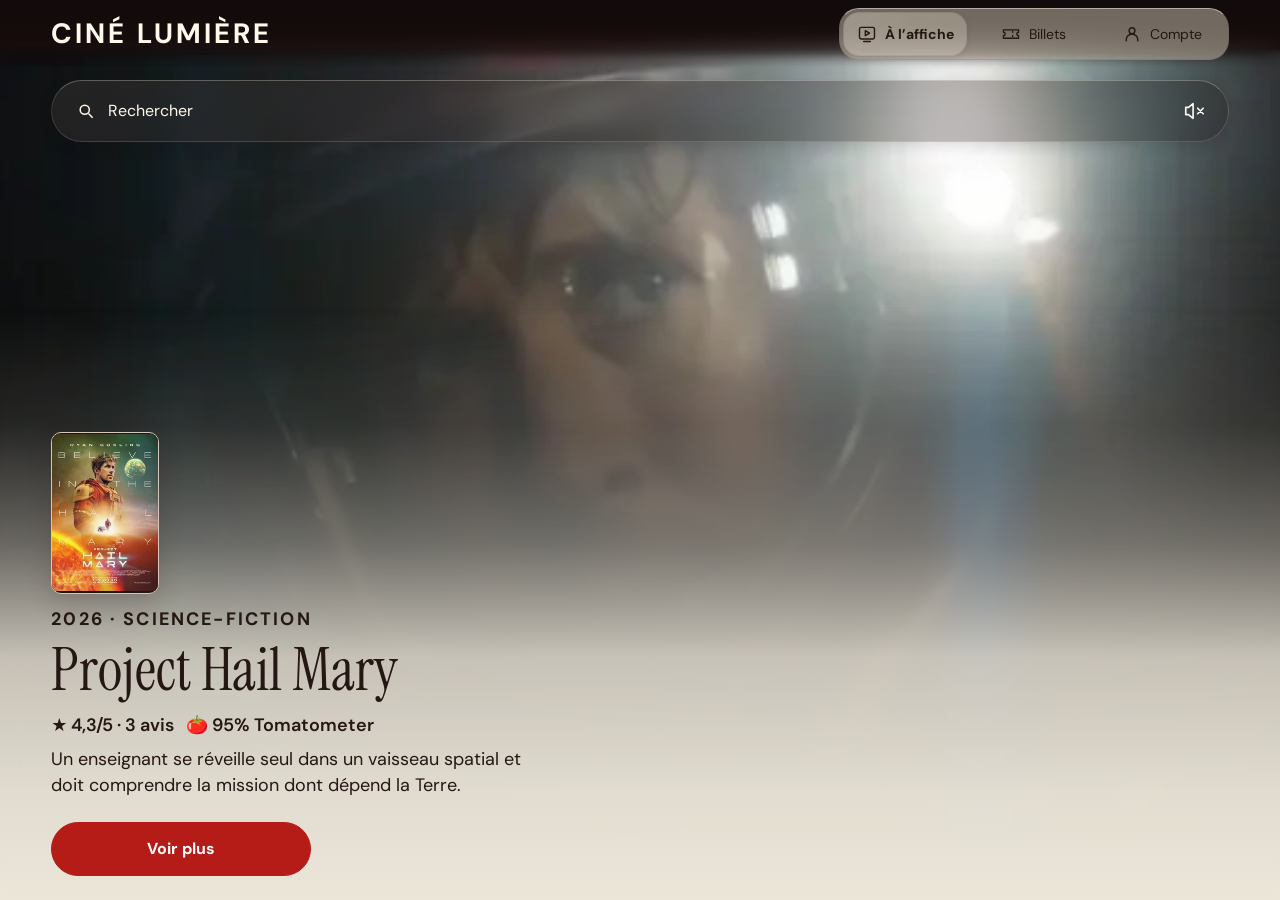
<file: index.html>
<!doctype html>
<html lang="fr">
<head>
<meta charset="utf-8">
<meta name="viewport" content="width=device-width,initial-scale=1,viewport-fit=cover">
<title>Ciné Lumière — Version responsive</title>
<link href="https://fonts.googleapis.com/css2?family=DM+Sans:wght@400;600;700&family=Instrument+Serif&display=swap" rel="stylesheet">
<style>
* { box-sizing:border-box }
:root { color-scheme:dark; --bg:#171412; --panel:#292320; --ink:#fff9eb; --muted:#d8c9b6; --accent:#e63929; --on:#120c09; --line:#a18d7c; --glass:rgb(41 35 32 / 34%); --glass-edge:rgb(255 249 235 / 15%); --glass-glint:rgb(255 249 235 / 28%) }
:root[data-theme="light"] { color-scheme:light; --bg:#fff9eb; --panel:#f5ebd7; --ink:#241714; --muted:#65483d; --accent:#b51c18; --on:#fff; --line:#8d695c; --glass:rgb(245 235 215 / 42%); --glass-edge:rgb(101 72 61 / 17%); --glass-glint:rgb(255 255 255 / 46%) }
body { margin:0; background:#100d0c; color:var(--ink); font:16px/1.45 "DM Sans",system-ui,sans-serif }
.app { --header-height:calc(68px + env(safe-area-inset-top)); --nav-clearance:calc(92px + env(safe-area-inset-bottom)); position:relative; width:100%; min-height:100svh; margin:auto; padding-bottom:var(--nav-clearance); background:var(--bg) }
.app:has(#films:not([hidden])) { padding-bottom:0; }
header {
  position:sticky; z-index:3; top:0; isolation:isolate;
  display:flex; align-items:center; justify-content:space-between; gap:12px;
  min-height:var(--header-height);
  padding:calc(10px + env(safe-area-inset-top)) 18px 10px;
  color:var(--ink); background:var(--panel);
  border-bottom:1px solid var(--line);
}
.app:has(#films:not([hidden])) header {
  position:absolute; inset:0 0 auto;
  color:#fff9eb;
  background:linear-gradient(180deg,rgb(20 12 12 / 96%),rgb(27 16 16 / 82%) 65%,transparent);
  border-bottom-color:transparent;
}
@supports (backdrop-filter:blur(12px)) {
  header {
    background:linear-gradient(180deg,color-mix(in srgb,var(--panel) 62%,transparent),var(--glass));
    border-bottom-color:var(--glass-edge);
    backdrop-filter:blur(12px) saturate(140%);
  }
  .app:has(#films:not([hidden])) header { background:transparent; backdrop-filter:none; }
  .app:has(#films:not([hidden])) header::before {
    content:""; position:absolute; inset:0; z-index:-1; pointer-events:none;
    backdrop-filter:blur(12px) saturate(140%);
    background:linear-gradient(180deg,rgb(20 12 12 / 88%),rgb(45 23 21 / 48%) 65%,transparent);
    mask-image:linear-gradient(#000 78%,transparent);
  }
}
@media (prefers-reduced-transparency:reduce) {
  header,.app:has(#films:not([hidden])) header {
    color:var(--ink); background:var(--panel); backdrop-filter:none; mask-image:none;
    border-bottom-color:var(--line);
  }
  .app:has(#films:not([hidden])) header::before { display:none; }
}
.brand { text-transform:uppercase; letter-spacing:.11em; font-size:clamp(20px,5.5vw,26px); font-weight:700 }
button { min-width:44px; min-height:44px; padding:8px 14px; border:1px solid var(--line); border-radius:99px; background:var(--panel); color:var(--ink); font:inherit; cursor:pointer }
button:disabled { cursor:default }
button:focus-visible, [tabindex="-1"]:focus-visible { outline:3px solid currentColor; outline-offset:3px }
[hidden] { display:none !important }
h1,h2 { font:400 clamp(42px,11vw,64px)/.96 "Instrument Serif",Georgia,serif; margin:0 0 12px }
p { margin:8px 0 }
small { font-size:14px }
.muted { color:var(--muted) }
#films { position:relative; }
.film-reel {
  height:100vh; height:100dvh;
  overflow:hidden; touch-action:pinch-zoom; overscroll-behavior:contain;
  overflow-anchor:none; scrollbar-width:none;
}
@media (hover:none) and (pointer:coarse) {
  .film-reel { height:100svh; }
}
html[data-reel-zoom] :is(.film-reel,#films,#tickets,#account) { touch-action:auto; }
.film-reel::-webkit-scrollbar { display:none; }
@media (pointer:fine) { .film-reel { cursor:grab; } }
.film-reel.is-dragging { cursor:grabbing; user-select:none; }
.reel-controls {
  position:absolute; z-index:2; top:calc(var(--header-height) + 12px); inset-inline:18px;
  display:flex; align-items:center; gap:4px; padding:3px 5px;
  color:#fff9eb; background:#2b201e; border:.75px solid #fff9eb26;
  border-top-color:#fff9eb47; border-radius:99px;
  box-shadow:0 4px 14px #140d0d26;
  font-size:14px; font-variant-numeric:tabular-nums;
}
@supports (backdrop-filter:blur(12px)) {
  .reel-controls {
    background:linear-gradient(155deg,#fff1e712,transparent 62%),rgb(33 20 18 / 30%);
    backdrop-filter:blur(12px) saturate(140%);
  }
}
@media (prefers-reduced-transparency:reduce) {
  .reel-controls { background:#2b201e; backdrop-filter:none; }
}
.reel-controls button {
  display:inline-flex; align-items:center; justify-content:center; gap:8px;
  color:inherit; background:transparent; border:0; font:inherit;
}
.reel-controls button:active { background:#fff9eb25; }
.reel-controls svg { flex:none; width:18px; height:18px; fill:currentColor; }
.reel-controls .search-trigger { flex:1; min-width:0; justify-content:flex-start; padding-inline:12px; }
.search-icon { fill:none !important; stroke:currentColor; stroke-width:1.8; flex:none; width:20px; height:20px; }
#reel-sound { padding:0; color:inherit; background:transparent; border:0; }
#reel-sound svg { width:22px; height:22px; fill:none; stroke:currentColor; stroke-width:1.8; stroke-linecap:round; stroke-linejoin:round; }
#films.is-focused > #reel-sound {
  position:absolute; z-index:4; right:18px; bottom:calc(56px + env(safe-area-inset-bottom));
  display:grid; place-items:center; width:44px; height:44px; border-radius:50%;
  color:#fff9eb; background:rgb(33 20 18 / 30%); border:.75px solid #fff9eb26;
  backdrop-filter:blur(12px); box-shadow:0 4px 14px #140d0d26;
}
@media (prefers-reduced-transparency:reduce) {
  #films.is-focused > #reel-sound { background:#2b201e; backdrop-filter:none; }
}
.app:has(#search:not([hidden])) { padding-bottom:env(safe-area-inset-bottom); }
.app:has(#search:not([hidden])) > :is(header, .nav) { display:none; }
.app:has(#detail:not([hidden]),#payment:not([hidden])) > .nav { display:none; }
.app:has(#detail:not([hidden])) { padding-bottom:env(safe-area-inset-bottom); }
#films { touch-action:pinch-zoom; }
#tickets,#account { touch-action:pan-y pinch-zoom; }
:is(#search,#settings,.detail-cover,.detail-notes,.screening-head,.screening-label,.screening-arrow,
    .booking-heading,.seat-picker-head,.booking-summary) { touch-action:pan-y pinch-zoom; }
:is(#tickets,#account) { min-height:calc(100svh - var(--header-height) - var(--nav-clearance)); }
#search {
  position:relative; isolation:isolate; min-height:100dvh;
  padding-top:calc(18px + env(safe-area-inset-top)); background:var(--panel);
}
@supports (backdrop-filter:blur(24px)) {
  #search { background:transparent; }
  #search::before,#search::after {
    content:""; position:absolute; inset:0; pointer-events:none;
  }
  #search::before { z-index:-2; background:var(--search-cover) center / cover; }
  #search::after {
    z-index:-1; backdrop-filter:blur(28px) saturate(135%);
    background:linear-gradient(160deg,var(--glass),color-mix(in srgb,var(--panel) 88%,transparent));
  }
}
@media (prefers-reduced-transparency:reduce) {
  #search { background:var(--panel); }
  #search::before,#search::after { display:none; }
}
.film-image-motion {
  position:fixed; z-index:1; pointer-events:none;
  background-color:#211412; background-size:cover; background-repeat:no-repeat;
}
.film-image-target { background-image:none !important; }
.film-image-target > * { position:relative; z-index:2; }
.film-image-target::before {
  content:""; position:absolute; inset:0; z-index:2; pointer-events:none;
  background:var(--film-shade);
}
.hero,.detail-cover { position:relative; }

.search-heading { display:flex; align-items:center; gap:12px; margin-bottom:20px; }
.search-heading h2 { margin:0; }
.search-back { display:grid; place-items:center; flex:none; padding:0; }
.search-back svg { width:22px; height:22px; fill:none; stroke:currentColor; stroke-width:1.8; stroke-linecap:round; stroke-linejoin:round; }
.search-field {
  display:flex; align-items:center; gap:10px; padding-inline:14px;
  border:1px solid var(--line); border-radius:16px; background:var(--panel);
}
.search-field:focus-within { outline:2px solid var(--ink); outline-offset:2px; }
.search-field input { min-width:0; width:100%; min-height:52px; border:0; outline:0; background:transparent; color:inherit; font:inherit; }
.search-field input::placeholder { color:var(--muted); }
.search-results ul { list-style:none; margin:16px 0 0; padding:0; display:grid; gap:8px; }
.catalog-choice {
  display:flex; align-items:center; gap:12px; width:100%; padding:8px;
  border-radius:16px; text-align:left;
}
.catalog-choice img { width:48px; height:72px; object-fit:contain; border-radius:8px; flex:none; }
.catalog-choice small { display:block; color:var(--muted); }
.hero {
  display:flex; flex-direction:column; justify-content:flex-end; align-items:flex-start;
  min-height:100%;
  --hero-gutter:24px;
  padding:calc(var(--header-height) + 76px) var(--hero-gutter) var(--nav-clearance);
  color:#fff9eb;
  --film-shade:linear-gradient(0deg,rgb(17 13 13 / 88%),rgb(17 13 13 / 84%) 20%,rgb(17 13 13 / 30%) 48%,transparent 65%);
  background-color:#211412;
  background-image:var(--film-shade),
    var(--cover, url("les-heures-bleues.webp"));
  background-size:cover; background-position:68% center;
}
.hero .film-more { width:100%; min-height:54px; margin-top:16px; }
.hero.has-video { overflow:hidden; container-type:inline-size; }
.hero-video {
  position:absolute; z-index:0; inset:1% 0 auto; width:100%; height:84%;
  object-fit:cover; pointer-events:none; opacity:0;
  transition:height 380ms cubic-bezier(.22,1,.36,1),
    top 380ms cubic-bezier(.22,1,.36,1), translate 380ms cubic-bezier(.22,1,.36,1);
}
.video-ambience {
  position:absolute; z-index:0; inset:0; width:100%; height:100%;
  object-fit:cover; filter:blur(28px) brightness(.68); transform:scale(1.14);
  pointer-events:none;
}
#films.is-focused .hero-video {
  top:50%; translate:0 -50%;
  height:min(100%, calc(100cqw + 2 * var(--hero-gutter)));
}
.hero-video[data-ready] { opacity:1; }
.film-overlay {
  --poster-width:clamp(90px,19svh,164px);
  width:100%; isolation:isolate; color:var(--ink);
  --overlay-rgb:23 20 18;
}
:root[data-theme="light"] .film-overlay { --overlay-rgb:255 249 235; }
.film-poster {
  display:block; pointer-events:none; user-select:none; -webkit-user-drag:none; width:var(--poster-width); aspect-ratio:2 / 3; margin-bottom:18px;
  object-fit:contain;
  border:1px solid #d7c6bd; border-radius:10px;
  background:#211412;
  box-shadow:0 9px 24px rgb(40 24 18 / 18%);
}
@media (max-height:700px) {
  .film-overlay { --poster-width:clamp(76px,15svh,104px); }
  .film-poster { margin-bottom:10px; }
  .hero .film-summary {
    display:-webkit-box; -webkit-box-orient:vertical; -webkit-line-clamp:2; overflow:hidden;
  }
  .hero .film-more { margin-top:10px; }
}
.film-overlay::before,.film-overlay::after {
  content:""; position:absolute; z-index:-1; pointer-events:none;
  inset:14% 0 0;
}
.film-overlay::after {
  background:linear-gradient(to bottom,
    transparent 0,
    rgb(var(--overlay-rgb) / 10%) 20%,
    rgb(var(--overlay-rgb) / 38%) 40%,
    rgb(var(--overlay-rgb) / 76%) 59%,
    rgb(var(--overlay-rgb) / 88%) 82%,
    rgb(var(--overlay-rgb) / 92%) 100%);
}
@supports (backdrop-filter:blur(12px)) {
  .film-overlay::before {
    backdrop-filter:blur(12px) saturate(124%);
    mask-image:linear-gradient(to bottom,transparent 0,rgb(0 0 0 / 32%) 30%,#000 64%);
  }
}
@media (prefers-reduced-transparency:reduce) {
  .film-overlay::before { display:none; }
}
.hero.has-video > .film-overlay { z-index:1; }
.hero.film-image-target .hero-video { visibility:hidden; }
.app.is-film-focused:has(#films:not([hidden])) > :is(header,.nav),
#films.is-focused .reel-controls,
#films.is-focused .hero > :not(.hero-video,.video-ambience) {
  opacity:0; visibility:hidden; pointer-events:none;
}
:is(.app > header,.app > .nav,.reel-controls,.hero.has-video > :not(.hero-video,.video-ambience)) {
  transition:opacity 180ms ease,visibility 180ms;
}
.reel-progress {
  --progress:0%;
  display:none; position:absolute; z-index:4; inset-inline:18px;
  bottom:calc(env(safe-area-inset-bottom) + 12px);
  width:calc(100% - 36px); height:32px; margin:0;
  appearance:none; border:0; outline:0; background:transparent; cursor:pointer; touch-action:none;
}
#films.is-focused .reel-progress { display:block; }
.reel-progress::-webkit-slider-runnable-track {
  height:2px; border-radius:2px;
  background:linear-gradient(to right,#fff9eb var(--progress),#fff9eb66 var(--progress));
}
.reel-progress::-moz-range-track { height:2px; background:#fff9eb66; }
.reel-progress::-moz-range-progress { height:2px; background:#fff9eb; }
.reel-progress::-webkit-slider-thumb {
  appearance:none; width:10px; height:10px; margin-top:-4px;
  border:0; border-radius:50%; background:#fff9eb; box-shadow:0 0 0 1px #17141270;
}
.reel-progress::-moz-range-thumb {
  width:10px; height:10px; border:0; border-radius:50%; background:#fff9eb;
}
.reel-progress:focus-visible::-webkit-slider-thumb { box-shadow:0 0 0 3px #fff9eb80; }
.reel-progress:focus-visible::-moz-range-thumb { box-shadow:0 0 0 3px #fff9eb80; }
.scroll-hint {
  position:absolute; z-index:4; left:50%; top:50%; translate:-50% -50%;
  display:flex; flex-direction:column; align-items:center; gap:5px;
  width:min(280px,calc(100% - 48px)); padding:14px 16px 18px; border-radius:24px;
  color:#fff9eb;
  background:linear-gradient(155deg,rgb(255 249 235 / 9%),rgb(255 249 235 / 2%) 40%,rgb(26 17 17 / 8%) 67%,rgb(26 17 17 / 26%));
  -webkit-backdrop-filter:blur(16px) saturate(145%);
  backdrop-filter:blur(16px) saturate(145%);
  border:.75px solid rgb(255 249 235 / 13%);
  border-top-color:rgb(255 249 235 / 28%);
  box-shadow:0 6px 22px rgb(0 0 0 / 11%);
  text-shadow:0 1px 5px rgb(0 0 0 / 65%);
  text-align:center; pointer-events:none;
  animation:gesture-arrive 250ms ease-out both;
}
.scroll-hint strong { font-size:17px; }
.scroll-hint small { color:#e5d4c7; font-size:13px; }
.gesture-demo { position:relative; width:92px; height:90px; display:grid; place-items:center; }
.gesture-demo svg { width:42px; height:50px; fill:#fff9eb; stroke:#251917; stroke-width:1.3; stroke-linejoin:round; }
.gesture-ripple { position:absolute; width:38px; height:38px; top:14px; left:27px; border:2px solid #fff9eb; border-radius:50%; opacity:0; }
.gesture-trail { display:none; position:absolute; width:4px; height:62px; border-radius:9px; background:linear-gradient(0deg,#fff9eb11,#fff9eba8); }
.scroll-hint[data-gesture="tap"] svg { animation:gesture-double-tap 2.4s ease-in-out infinite; }
.scroll-hint[data-gesture="tap"] .gesture-ripple { animation:gesture-tap-ring 2.4s ease-out infinite; }
.scroll-hint[data-gesture="swipe"] svg { animation:gesture-swipe 2.2s ease-in-out infinite; }
.scroll-hint[data-gesture="swipe"] .gesture-trail { display:block; }
@keyframes gesture-arrive { from { opacity:0; } to { opacity:1; } }
@keyframes gesture-double-tap { 0%,10%,30%,50%,100% { transform:scale(1); } 20%,40% { transform:scale(.83) translateY(3px); } }
@keyframes gesture-tap-ring { 0%,12%,32%,55%,100% { opacity:0; transform:scale(.5); } 18%,38% { opacity:.9; transform:scale(.8); } 29%,49% { opacity:0; transform:scale(1.65); } }
@keyframes gesture-swipe { 0% { opacity:0; transform:translateY(26px); } 18% { opacity:1; transform:translateY(26px); } 70% { opacity:1; transform:translateY(-26px); } 90%,100% { opacity:0; transform:translateY(-26px); } }
@media (prefers-reduced-motion:reduce) {
  .scroll-hint, .scroll-hint .gesture-demo svg, .scroll-hint .gesture-ripple { animation:none; }
}
@media (prefers-reduced-motion:reduce) { .hero-video { transition:none; } }
.playback-feedback {
  position:absolute; z-index:5; left:50%; top:50%; translate:-50% -50%;
  display:grid; place-items:center; width:76px; height:76px; border-radius:50%;
  background:#171412ab; border:1px solid #fff9eb80; color:#fff9eb;
  pointer-events:none;
}
.playback-feedback svg { width:34px; height:34px; fill:currentColor; }
@media (prefers-reduced-motion:reduce) {
  :is(.app > header,.app > .nav,.reel-controls,.hero.has-video > :not(.hero-video,.video-ambience)) {
    transition:none;
  }
}
.hero :focus-visible { outline-color:#fff9eb; }
.hero h1,.hero h2 { max-width:15ch; font-size:clamp(34px,8vw,46px); line-height:1.02; }
.hero p { max-width:30ch }
@media (max-width:360px) {
  .hero { --hero-gutter:16px; }
  .hero h1,.hero h2 { font-size:clamp(26px,9vw,34px); overflow-wrap:anywhere; }
  .reel-controls { inset-inline:12px; }
}
@media (max-width:360px) and (max-height:620px) {
  .film-overlay { --poster-width:72px; }
  .hero h1,.hero h2 { margin-bottom:8px; }
  .hero .film-more { min-height:48px; }
}
@media (max-height:540px) {
  .film-overlay { --poster-width:65px; }
  .hero .film-summary { display:none; }
}
@media (max-height:430px) {
  .hero .film-poster { display:none; }
  .hero h1,.hero h2 { font-size:clamp(24px,7vw,34px); }
}
.eyebrow { text-transform:uppercase; letter-spacing:.12em; font-size:14px; font-weight:700 }
.primary, button[aria-pressed="true"] { background:var(--accent); color:var(--on); border-color:var(--accent); font-weight:700 }
.primary:disabled { background:var(--panel); color:var(--muted); border-color:var(--line) }

#detail { container-type:inline-size; }
.app:has(#detail:not([hidden])) { padding-bottom:env(safe-area-inset-bottom); }
.detail-cover {
  display:flex; align-items:flex-end;
  min-height:clamp(330px,48svh,500px);
  padding:calc(var(--header-height) + 24px) 0 0;
  background:#211412 var(--detail-cover) center 44% / cover no-repeat;
}
.app:has(#detail:not([hidden])) header {
  margin-bottom:calc(-1 * var(--header-height)); color:#fff9eb;
  background:linear-gradient(180deg,#171412ed,#17141270);
  border-bottom-color:#fff9eb42;
}
.page-back { display:inline-flex; align-items:center; gap:8px; }
header:has(.page-back:not([hidden])) .brand { display:none; }
.app:has(#detail:not([hidden])) .page-back { color:inherit; background:#21141266; border-color:#fff9eb2e; }
@supports (backdrop-filter:blur(10px)) {
  .page-back { background:var(--glass); border:.75px solid var(--glass-edge); backdrop-filter:blur(10px); }
}
.page-back svg { width:20px; height:20px; fill:none; stroke:currentColor; stroke-width:1.8; stroke-linecap:round; stroke-linejoin:round; }
.detail-cover > .detail-video {
  inset:0; width:100%; height:100%; object-position:center 44%; transition:none;
}
.detail-poster {
  display:block; width:100%; aspect-ratio:2 / 3;
  object-fit:contain; border-radius:12px; background:#211412;
  border:1px solid #fff9eb70; box-shadow:0 8px 30px #0906059e;
}
.detail-heading {
  position:relative; isolation:isolate;
  display:grid; grid-template-columns:clamp(70px,23cqw,114px) minmax(0,1fr);
  align-items:end; gap:clamp(12px,4cqw,22px);
  width:100%; padding:24px clamp(16px,5cqw,32px) 28px;
  color:#fff9eb;
}
.detail-heading::before {
  content:""; position:absolute; inset:-64px 0 0; z-index:-1; pointer-events:none;
  background:linear-gradient(0deg,#171412 0%,#171412f0 27%,#171412d9 58%,#17141288 79%,transparent);
}
.detail-heading h2 {
  margin:0; max-width:19ch; font-size:clamp(34px,10cqw,68px); line-height:.97;
  letter-spacing:-.022em; overflow-wrap:anywhere; text-wrap:balance;
}
.detail-heading .eyebrow {
  color:#ffe2d5; margin:0 0 8px; font-size:12px; letter-spacing:.09em;
}
@supports (backdrop-filter:blur(12px)) {
  .app:has(#detail:not([hidden])) header {
    background:linear-gradient(155deg,#3a2422b5,#17141265);
    backdrop-filter:blur(12px) saturate(140%);
  }
  .detail-heading::before {
    backdrop-filter:blur(12px) saturate(124%);
    mask-image:linear-gradient(0deg,#000 61%,transparent);
  }
}
@media (prefers-reduced-transparency:reduce) {
  .app:has(#detail:not([hidden])) header,.detail-heading { background:#292320; backdrop-filter:none; }
  .detail-heading::before { display:none; }
}
@media (prefers-reduced-motion:no-preference) {
  html.theme-changing :is(.app,header,button,.nav,.panel,.detail-copy),
  html.theme-changing .nav::before {
    transition:background-color 300ms ease,color 300ms ease,border-color 300ms ease,box-shadow 300ms ease;
  }
  html.theme-crossfade::view-transition-group(root) { animation-duration:300ms; }
}
.detail-copy {
  position:relative; padding:0 clamp(16px,5cqw,32px) 36px;
  background:var(--bg);
}
.detail-copy::before {
  content:""; position:absolute; inset:0 0 auto; height:1px; pointer-events:none;
  background:linear-gradient(90deg,transparent,var(--line),transparent);
}
.detail-copy h3 {
  margin:0 0 10px; color:var(--ink);
  font:400 clamp(30px,8cqw,42px)/1 "Instrument Serif",Georgia,serif;
}
#detail-booking {
  position:relative; top:-1px; overflow:hidden;
  margin-bottom:26px; padding:16px 0 14px;
  border:1px solid color-mix(in srgb,var(--line) 72%,transparent);
  border-top-color:color-mix(in srgb,var(--accent) 74%,var(--line));
  border-radius:22px;
  background:linear-gradient(155deg,color-mix(in srgb,var(--accent) 8%,transparent),transparent 68%),var(--panel);
}
.screening-head { display:flex; align-items:center; justify-content:space-between; flex-wrap:wrap; gap:6px 12px; padding-inline:14px; }
.screening-head h3 { margin:0; }
.screening-head p { margin:0; font-size:14px; font-variant-numeric:tabular-nums; }
.screening-head p strong { color:var(--ink); }
.screening-label {
  margin:15px 14px 3px; font-size:13px; font-weight:700;
  letter-spacing:.07em; text-transform:uppercase;
}
.screening-row { position:relative; }
.screening-track {
  display:flex; gap:8px; overflow-x:auto; padding:5px 14px;
  scroll-padding-inline:14px; scroll-snap-type:x proximity; overscroll-behavior-x:contain; scrollbar-width:none;
}
.screening-track::-webkit-scrollbar { display:none; }
.screening-track > button { flex:none; scroll-snap-align:start; white-space:nowrap; }
.screening-arrow {
  position:absolute; z-index:1; inset-block-start:50%; translate:0 -50%;
  font-size:26px; line-height:1; padding:0; background:var(--panel);
  box-shadow:0 4px 14px #100d0c59;
}
.screening-arrow:first-child { inset-inline-start:4px; }
.screening-arrow:last-child { inset-inline-end:4px; }
@supports (backdrop-filter:blur(10px)) {
  .screening-arrow { background:color-mix(in srgb,var(--panel) 48%,transparent); border:.75px solid var(--glass-edge); backdrop-filter:blur(10px); }
}
@media (prefers-reduced-transparency:reduce) {
  .screening-arrow { background:var(--panel); backdrop-filter:none; }
}
.screening-arrow:disabled { visibility:hidden; }
.screening-day {
  display:grid; align-content:center; gap:2px; min-width:72px; min-height:61px;
  padding:7px 10px; border-radius:12px; background:var(--bg); font-size:13px;
}
.screening-day strong { font-size:16px; }
.screening-day[aria-pressed="true"] { border-color:var(--accent); background:var(--accent); color:var(--on); }
#detail-booking .session {
  min-width:104px; padding:8px 12px; border-radius:12px; text-align:left;
  background:var(--bg); font-size:19px; font-weight:700; font-variant-numeric:tabular-nums;
}
#detail-booking .session small { font-weight:400; font-size:13px; color:var(--muted); }
#detail-booking .session:not(:disabled) { border-color:color-mix(in srgb,var(--accent) 70%,var(--line)); }
#detail-booking .session:not(:disabled):is(:active,:focus-visible) { background:var(--accent); color:var(--on); }
#detail-booking .session:not(:disabled):active small { color:inherit; }
#detail-booking .session:not(:disabled):focus-visible small { color:inherit; }
#detail-booking .session[aria-pressed="true"] { background:var(--accent); color:var(--on); border-color:var(--accent); }
#detail-booking .session[aria-pressed="true"] small { color:inherit; }
#detail-booking .session:disabled { border-style:dashed; color:var(--muted); }
.screening-date { color:var(--muted); font-weight:400; margin-inline-start:4px; letter-spacing:0; text-transform:none; }
.film-reviews { margin:24px 0; padding:20px 16px; border:1px solid var(--line); border-radius:22px; background:var(--panel); touch-action:pan-y pinch-zoom; }
.reviews-heading { display:flex; flex-wrap:wrap; align-items:baseline; justify-content:space-between; gap:8px; }
.reviews-heading h3 { margin:0; }
#reviews-summary { margin:0; font-size:14px; }
.reviews-local { font-size:13px; margin:8px 0 18px; }
.film-rating { font-size:14px; font-weight:600; margin:8px 0; }
.film-rating { display:flex; align-items:center; flex-wrap:wrap; gap:4px 12px; }
.tomatometer { white-space:nowrap; }
.detail-rating { color:#fff9eb; font-size:12px; margin:12px 0 0; }
.detail-rating a { color:inherit; text-decoration:none; min-height:44px; display:inline-flex; align-items:center; }
.reservation-bar {
  position:fixed; z-index:5; bottom:calc(12px + env(safe-area-inset-bottom)); left:50%; translate:-50% 0;
  width:min(calc(100% - 24px),480px); padding:14px 18px;
  color:var(--ink); background:linear-gradient(155deg,var(--glass),color-mix(in srgb,var(--panel) 50%,transparent));
  backdrop-filter:blur(16px) saturate(130%); border:.75px solid var(--glass-edge);
  border-radius:24px; box-shadow:0 6px 22px #100d0c26;
}
#reservation-summary { font-size:14px; margin:0 0 10px; }
#reserve-session { width:100%; min-height:50px; display:flex; align-items:center; justify-content:center; gap:10px; }
.reservation-hint { text-align:center; font-size:13px; margin:8px 0 0; }
.reservation-hint span { display:inline-block; animation:reserve-nudge 1.4s ease-in-out 4; }
@keyframes reserve-nudge { 0%,100% { transform:translateY(2px); } 50% { transform:translateY(-3px); } }
#detail.has-reservation > .detail-copy {
  padding-bottom:calc(var(--reservation-height,150px) + 40px + env(safe-area-inset-bottom));
}
#detail :is(h2,h3,button,input,textarea,a) { scroll-margin-top:calc(var(--header-height) + 16px); }
#detail.has-reservation :is(button,input,textarea,a) { scroll-margin-bottom:calc(var(--reservation-height,150px) + 32px + env(safe-area-inset-bottom)); }
@media (prefers-reduced-transparency:reduce) {
  .reservation-bar { background:var(--panel); backdrop-filter:none; }
}
:is(#cancel-confirmation,#additional-reservation) {
  width:min(420px,calc(100% - 32px)); padding:24px; border:1px solid var(--line);
  border-radius:24px; background:var(--panel); color:var(--ink);
  box-shadow:0 20px 60px #0005;
}
:is(#cancel-confirmation,#additional-reservation)::backdrop { background:#100d0c80; backdrop-filter:blur(6px); }
:is(#cancel-confirmation,#additional-reservation) {
  opacity:0; translate:0 14px; scale:.95;
  transition:opacity 200ms ease-in, translate 200ms ease-in, scale 200ms ease-in,
    overlay 200ms allow-discrete, display 200ms allow-discrete;
}
:is(#cancel-confirmation,#additional-reservation)[open] {
  opacity:1; translate:0 0; scale:1;
  transition:opacity 240ms ease-out, translate 360ms cubic-bezier(.16,1,.3,1), scale 360ms cubic-bezier(.16,1,.3,1),
    overlay 240ms allow-discrete, display 240ms allow-discrete;
}
:is(#cancel-confirmation,#additional-reservation)::backdrop { opacity:0; transition:opacity 220ms ease, overlay 220ms allow-discrete, display 220ms allow-discrete; }
:is(#cancel-confirmation,#additional-reservation)[open]::backdrop { opacity:1; }
@starting-style {
  :is(#cancel-confirmation,#additional-reservation)[open] { opacity:0; translate:0 14px; scale:.95; }
  :is(#cancel-confirmation,#additional-reservation)[open]::backdrop { opacity:0; }
}
@media (prefers-reduced-motion:reduce) {
  :is(#cancel-confirmation,#additional-reservation),:is(#cancel-confirmation,#additional-reservation)[open],:is(#cancel-confirmation,#additional-reservation)::backdrop { transition:none; translate:none; scale:none; }
}
#cancel-title { font-size:36px; }
.cancel-actions { display:flex; flex-direction:column; gap:10px; margin-top:22px; }
#payment { min-height:calc(100svh - var(--header-height)); padding:24px 22px 36px; touch-action:pan-y pinch-zoom; }
.app:has(#payment:not([hidden])) { padding-bottom:0; }
.payment-recap { display:flex; align-items:center; gap:18px; margin:28px 0; }
.payment-recap img { width:86px; aspect-ratio:2/3; object-fit:contain; border-radius:12px; border:1px solid var(--line); }
.payment-recap > div { min-width:0; }
.payment-recap h3 { font:400 30px/1.1 "Instrument Serif",Georgia,serif; margin:0 0 10px; overflow-wrap:anywhere; }
.payment-recap p { font-size:14px; margin:0; }
.payment-details { margin:0; padding:20px; background:var(--panel); border:1px solid var(--line); border-radius:22px; }
.payment-details > div,.apple-pay-recap > div { display:flex; justify-content:space-between; gap:18px; margin-bottom:16px; }
.payment-details dt { color:var(--muted); }
.payment-details dd { margin:0; text-align:right; overflow-wrap:anywhere; min-width:0; }
.payment-details .payment-total { margin:18px 0 0; padding-top:18px; border-top:1px solid var(--line); font-size:22px; font-weight:700; }
.payment-total dt { color:var(--ink); }
.payment-method { margin-top:32px; }
.payment-method h3 { font-size:17px; margin-bottom:16px; }
.apple-pay-button { width:100%; min-height:54px; background:#080808; color:#fff; border:1px solid #bbb; border-radius:14px; font-size:18px; }
.apple-pay-button:disabled { color:#ccc; }
#apple-pay { display:flex; align-items:center; justify-content:center; gap:4px; }
#apple-pay .apple-mark { width:19px; height:23px; margin-left:5px; }
.payment-demo { font-size:13px; text-align:center; margin:12px 0 0; }
#apple-pay-sheet {
  --wallet-bg:#f5f5f7; --wallet-ink:#151517; --wallet-muted:#6e6e73; --wallet-line:#d2d2d7; --wallet-blue:#007aff;
  position:fixed; inset:auto 0 0; margin:0 auto; width:min(100%,480px); max-width:100%; max-height:94dvh;
  overflow:auto; padding:9px 22px calc(28px + env(safe-area-inset-bottom)); border:0; border-radius:28px 28px 0 0;
  color:var(--wallet-ink); background:var(--wallet-bg); box-shadow:0 -10px 70px #0005;
  font:16px/1.35 -apple-system,BlinkMacSystemFont,"Helvetica Neue",Arial,sans-serif;
}
#apple-pay-sheet[open] { animation:payment-sheet-enter 420ms cubic-bezier(.16,1,.3,1) both; }
#apple-pay-sheet::backdrop { background:#0006; backdrop-filter:blur(5px); }
.wallet-grabber { width:36px; height:5px; border-radius:3px; background:#c5c5c9; margin:0 auto 20px; }
.apple-pay-heading { display:flex; justify-content:space-between; align-items:center; gap:12px; }
.apple-pay-heading h2 { display:flex; align-items:center; gap:2px; font:500 31px/1 -apple-system,BlinkMacSystemFont,Arial,sans-serif; letter-spacing:-1.2px; margin:0; }
.apple-mark { width:26px; height:30px; fill:currentColor; }
.apple-pay-heading button { border:0; border-radius:50%; width:32px; min-width:44px; height:44px; color:#757579; background:transparent; font:500 27px/1 Arial,sans-serif; padding:0; }
#apple-pay-demo { font-size:11px; margin:3px 0 18px; color:var(--wallet-muted); }
.wallet-card-row { display:flex; align-items:center; gap:14px; padding:16px 0 22px; }
.wallet-card-art { position:relative; flex:none; width:84px; height:53px; border-radius:7px; padding:7px; color:#fff; background:linear-gradient(135deg,#30323a,#0d0e13); box-shadow:0 2px 7px #0003; display:flex; flex-direction:column; justify-content:space-between; font-size:8px; letter-spacing:1px; }
.wallet-card-digits { font-size:7px; letter-spacing:.5px; }
.wallet-card-art i { position:absolute; right:8px; bottom:7px; width:12px; height:12px; background:#eb001b; border-radius:50%; }
.wallet-card-art i::after { content:""; position:absolute; left:7px; width:12px; height:12px; background:#f79e1bcc; border-radius:50%; }
.wallet-card-copy { display:flex; flex-direction:column; gap:4px; font-size:16px; }
.wallet-card-copy strong { font-weight:600; }
.wallet-card-copy span { color:var(--wallet-muted); font-size:14px; }
.wallet-selected { margin-left:auto; width:23px; height:23px; display:grid; place-items:center; color:#fff; background:var(--wallet-blue); border-radius:50%; font-size:15px; }
.wallet-info-row { display:flex; gap:14px; padding:14px 0; border-top:1px solid var(--wallet-line); }
.wallet-info-row > span { width:76px; flex:none; color:var(--wallet-muted); font-size:11px; padding-top:3px; letter-spacing:.4px; }
.wallet-info-row strong { font-size:14px; font-weight:400; overflow-wrap:anywhere; min-width:0; }
.wallet-amount { display:flex; flex-direction:column; align-items:flex-end; gap:4px; padding:22px 0 12px; border-top:1px solid var(--wallet-line); }
.wallet-amount > span { font-size:11px; color:var(--wallet-muted); letter-spacing:.5px; }
.wallet-amount > strong { font-weight:500; font-size:34px; letter-spacing:-1px; }
.wallet-auth { display:flex; flex-direction:column; align-items:center; padding:16px 0 0; min-height:152px; }
#apple-pay-confirm { display:flex; flex-direction:column; align-items:center; gap:11px; border:0; padding:0 12px; min-height:100px; width:100%; background:transparent; color:var(--wallet-blue); border-radius:14px; font:400 14px/1.3 -apple-system,BlinkMacSystemFont,Arial,sans-serif; }
#apple-pay-confirm:disabled { opacity:1; }
.wallet-face { position:relative; display:block; width:58px; height:58px; }
.wallet-face svg { position:absolute; inset:0; width:58px; height:58px; fill:none; stroke:currentColor; stroke-width:2.8; stroke-linecap:round; stroke-linejoin:round; }
.wallet-check { opacity:0; }
.wallet-spinner { position:absolute; inset:6px; border:3px solid #007aff22; border-top-color:var(--wallet-blue); border-radius:50%; opacity:0; }
.wallet-scan { position:absolute; inset:10px 8px auto; height:2px; background:var(--wallet-blue); box-shadow:0 0 10px #007aff80; opacity:0; }
#apple-pay-feedback { max-width:34ch; color:var(--wallet-muted); text-align:center; margin:6px 0 0; font-size:11px; min-height:15px; }
.wallet-side-button { position:absolute; right:0; top:50%; width:8px; min-width:8px; height:74px; border-radius:6px 0 0 6px; border:0; padding:0; color:var(--wallet-blue); background:#007aff33; }
.wallet-side-button span { position:absolute; right:14px; top:23px; font-size:22px; letter-spacing:-5px; animation:wallet-side-pulse 1.8s ease-in-out infinite; }
#apple-pay-sheet[data-state="scanning"] .face-id-icon { animation:wallet-face-pulse .55s ease-in-out infinite alternate; }
#apple-pay-sheet[data-state="scanning"] .wallet-scan { opacity:1; animation:wallet-scan 850ms ease-in-out infinite alternate; }
#apple-pay-sheet[data-state="processing"] .face-id-icon { opacity:0; transition:opacity 150ms; }
#apple-pay-sheet[data-state="processing"] .wallet-spinner { opacity:1; animation:wallet-spin .75s linear infinite; }
#apple-pay-sheet[data-state="success"] .face-id-icon { opacity:0; }
#apple-pay-sheet[data-state="success"] .wallet-check { opacity:1; stroke:#30b45b; }
#apple-pay-sheet[data-state="success"] .wallet-check path { stroke-dasharray:40; animation:wallet-check-draw 350ms ease-out both; }
#apple-pay-sheet[data-state="success"] .wallet-check circle { animation:wallet-success .4s cubic-bezier(.2,1.6,.5,1) both; transform-origin:center; }
#apple-pay-sheet[data-state="declined"] .wallet-face { animation:wallet-shake .35s ease-in-out; }
#apple-pay-sheet[data-state="declined"] #apple-pay-feedback { color:#c7352b; }
#apple-pay-sheet.is-closing { animation:payment-sheet-exit 280ms ease-in both; }
body:has(#apple-pay-sheet[open]) .app { filter:brightness(.84); }
@media (max-height:650px) {
  #apple-pay-sheet { padding-top:7px; padding-bottom:16px; }
  .wallet-grabber { margin-bottom:8px; }
  #apple-pay-demo { margin-bottom:8px; }
  .wallet-card-row { padding:8px 0 12px; }
  .wallet-info-row { padding:9px 0; }
  .wallet-amount { padding:12px 0 6px; }
  .wallet-amount > strong { font-size:30px; }
  .wallet-auth { min-height:124px; padding-top:8px; }
  .wallet-face,.wallet-face svg { width:48px; height:48px; }
  #apple-pay-confirm { min-height:84px; gap:6px; }
}
@keyframes payment-sheet-enter { from { transform:translateY(100%); } to { transform:none; } }
@keyframes payment-sheet-exit { to { transform:translateY(100%); opacity:.7; } }
@keyframes wallet-face-pulse { to { transform:scale(.94); opacity:.55; } }
@keyframes wallet-scan { from { translate:0 0; } to { translate:0 36px; } }
@keyframes wallet-spin { to { rotate:360deg; } }
@keyframes wallet-check-draw { from { stroke-dashoffset:40; } to { stroke-dashoffset:0; } }
@keyframes wallet-success { from { transform:scale(.75); } to { transform:scale(1); } }
@keyframes wallet-side-pulse { 50% { translate:3px 0; opacity:.4; } }
@keyframes wallet-shake { 25% { translate:-4px 0; } 75% { translate:4px 0; } }
@media (prefers-reduced-motion:reduce) {
  #apple-pay-sheet[open], #apple-pay-sheet.is-closing, #apple-pay-sheet .wallet-face,
  #apple-pay-sheet .wallet-face *, #apple-pay-sheet .wallet-side-button span { animation:none !important; }
}
@media (prefers-reduced-motion:reduce) { .reservation-hint span { animation:none; } }
.catalog-choice .film-rating { display:flex; color:var(--ink); margin:4px 0 0; font-size:12px; }
.review-example { padding:16px 0; border-top:1px solid var(--line); }
.review-example p { margin-bottom:0; white-space:pre-wrap; overflow-wrap:anywhere; }
#review-examples { margin-top:22px; }
.review-rating { border:0; margin:0 0 12px; padding:0; }
.review-rating legend { padding:0; font-weight:600; }
.review-stars { display:flex; width:max-content; max-width:100%; }
.review-stars label { position:relative; display:grid; place-items:center; width:44px; height:48px; cursor:pointer; }
.review-stars input { position:absolute; inset:0; width:100%; height:100%; margin:0; opacity:0; cursor:pointer; }
.review-stars span { font-size:32px; color:var(--muted); opacity:.45; pointer-events:none; }
.review-stars label:has(input:checked) span,
.review-stars label:has(~ label input:checked) span { color:var(--accent); opacity:1; }
.review-stars label:has(input:focus-visible) { outline:2px solid var(--ink); outline-offset:-2px; border-radius:8px; }
.review-comment-label { display:block; margin-bottom:6px; }
#review-comment { width:100%; min-height:100px; resize:vertical; padding:12px; border:1px solid var(--line); border-radius:14px; background:var(--bg); color:var(--ink); font:inherit; }
#review-comment:focus-visible { outline:2px solid var(--ink); outline-offset:2px; }
#review-submit { margin-top:12px; }
#review-feedback:empty { display:none; }
.review-published-heading { display:flex; flex-wrap:wrap; justify-content:space-between; gap:8px; }
#review-date { color:var(--muted); font-size:13px; }
#review-score { color:var(--ink); font-weight:700; }
#review-text { white-space:pre-wrap; overflow-wrap:anywhere; }
.review-actions { display:flex; flex-wrap:wrap; gap:8px; margin-top:16px; }
#my-reviews { touch-action:pan-y pinch-zoom; }
#my-reviews-list { display:grid; gap:16px; margin-top:24px; }
.managed-review { padding:18px; border:1px solid var(--line); border-radius:22px; background:var(--panel); }
.managed-review-heading { display:flex; align-items:center; gap:14px; }
.managed-review-heading img { width:52px; aspect-ratio:2/3; object-fit:contain; border-radius:8px; }
.managed-review-heading h3 { font:400 27px/1.1 "Instrument Serif",Georgia,serif; margin:0 0 6px; overflow-wrap:anywhere; }
.managed-review-heading time { font-size:13px; color:var(--muted); }
.managed-review-text { white-space:pre-wrap; overflow-wrap:anywhere; }
#review-editor { width:min(440px,calc(100% - 28px)); max-height:90dvh; padding:24px; border:1px solid var(--line); border-radius:24px; background:var(--panel); color:var(--ink); }
#review-editor::backdrop { background:#100d0c80; backdrop-filter:blur(6px); }
#review-editor-title { font-size:36px; }
#managed-review-form label[for] { display:block; margin:10px 0 6px; }
#managed-review-comment { width:100%; min-height:100px; padding:12px; border:1px solid var(--line); border-radius:12px; resize:vertical; background:var(--bg); color:var(--ink); font:inherit; }
#my-reviews-feedback:empty,#managed-review-feedback:empty { display:none; }
.detail-notes { display:grid; gap:22px; }
.detail-synopsis { padding:2px 14px 4px; border-inline-start:2px solid var(--accent); }
.detail-synopsis p { max-width:54ch; margin:0; line-height:1.65; }
.detail-credits {
  padding:16px 14px 10px; border-radius:18px;
  border:1px solid color-mix(in srgb,var(--line) 68%,transparent); background:var(--panel);
}
.detail-credits dl { display:grid; gap:14px; margin:12px 0; }
.detail-credits dt { font-size:14px; color:var(--muted); }
.detail-credits dd { margin:2px 0 0; font-weight:600; }
.detail-credits a { display:inline-flex; align-items:center; min-height:44px; color:var(--muted); font-size:14px; text-underline-offset:4px; }
@container (min-width:590px) {
  .detail-heading { grid-template-columns:140px minmax(0,1fr); gap:25px; }
  .detail-notes { grid-template-columns:minmax(0,1.35fr) minmax(0,1fr); align-items:start; }
}
.page-stage.is-moving { position:relative; isolation:isolate; z-index:0; overflow-x:clip; }
main.is-tab-dragging { position:relative; user-select:none; }
@media (pointer:fine) {
  main.is-tab-dragging, main.is-tab-dragging > .tab-outgoing * { cursor:grabbing; }
}
main.is-tab-dragging > .tab-outgoing {
  position:relative; z-index:1; background-color:var(--bg);
}
main.is-tab-dragging > .tab-preview[hidden] {
  display:block !important; position:absolute; z-index:0; left:0; width:100%; min-height:100%;
  background:var(--bg); pointer-events:none;
}
.app:has(> .page-stage.is-moving):not(:has(#search:not([hidden]),#detail:not([hidden]))) > .nav {
  opacity:1; visibility:visible; pointer-events:auto;
}
html.is-shared-transition { view-transition-name:none; }
::view-transition,::view-transition-group(*),::view-transition-image-pair(*),
::view-transition-old(*),::view-transition-new(*) { pointer-events:none; }
::view-transition-group(film-title),
::view-transition-group(search-control) {
  animation-duration:440ms;
  animation-timing-function:cubic-bezier(.22,1,.36,1);
}
::view-transition-group(root) { animation-duration:440ms; }
::view-transition-group(search-content) { animation-duration:440ms; }
::view-transition-new(search-content) {
  animation:search-content-enter 360ms cubic-bezier(.22,1,.36,1) 60ms both;
}
::view-transition-old(search-content) {
  animation:search-content-enter 230ms ease-in reverse both;
}
@keyframes search-content-enter {
  from { opacity:0; transform:translateY(20px); }
  to { opacity:1; transform:translateY(0); }
}
#tickets { padding-inline:22px; }
#tickets > h2 { margin-bottom:24px; }
.tickets-empty {
  padding:28px 22px; background:var(--panel);
  border:1px dashed var(--line); border-radius:24px;
}
.tickets-empty h3,.ticket-film-info h3 {
  margin:0; font:400 34px/1 "Instrument Serif",Georgia,serif;
}
.tickets-empty p { color:var(--muted); margin:10px 0 18px; }
.ticket-card {
  position:relative; border:1px solid var(--line); border-radius:24px;
  background:var(--panel); box-shadow:0 12px 28px #100d0c24;
}
.ticket-card + .ticket-card { margin-top:24px; }
.ticket-film-info {
  display:flex; align-items:flex-end; gap:16px; min-height:164px; padding:18px;
  border-radius:23px 23px 0 0; color:#fff9eb;
  background:#211412;
  background-image:linear-gradient(90deg,#171210ed,#171210d1 60%,#17121096),var(--ticket-poster);
  background-size:cover; background-position:center 36%;
}
.ticket-film-info img { display:block; width:clamp(60px,19vw,90px); aspect-ratio:2 / 3; object-fit:contain; flex:none; border-radius:8px; }
.ticket-film-info > div { min-width:0; }
.ticket-film-info h3 { margin-top:8px; overflow-wrap:anywhere; }
.ticket-status {
  display:inline-flex; border:1px solid currentColor; border-radius:99px;
  padding:4px 9px; color:#d3edce; font-size:14px; margin:0;
}
.ticket-card[data-status="cancelled"] .ticket-status { color:#ffd0c5; }
.ticket-card[data-status="cancelled"] .ticket-film-info img { filter:saturate(.4); }
.ticket-stub { position:relative; border-top:1px dashed var(--line); padding:18px; }
.ticket-stub::before,.ticket-stub::after {
  content:""; position:absolute; top:-10px; width:18px; height:18px;
  border-radius:50%; background:var(--bg); pointer-events:none;
}
.ticket-stub::before { left:-10px; }
.ticket-stub::after { right:-10px; }
.ticket-fields {
  display:grid; grid-template-columns:repeat(2,minmax(0,1fr)); gap:14px 12px; margin:0;
}
.ticket-fields dt { color:var(--muted); font-size:14px; }
.ticket-fields dd { margin:2px 0 0; font-weight:700; overflow-wrap:anywhere; }
.ticket-code { margin:24px 0 0; padding-top:22px; border-top:1px solid var(--line); display:flex; flex-direction:column; align-items:center; gap:12px; text-align:center; }
.ticket-code img { display:block; width:192px; height:192px; max-width:100%; object-fit:contain; background:#fff; border-radius:8px; }
.ticket-code figcaption { max-width:100%; }
.ticket-code p { margin:0 0 5px; color:var(--muted); font-size:13px; }
.ticket-code code { display:block; overflow-wrap:anywhere; color:var(--ink); font:12px/1.5 ui-monospace,monospace; letter-spacing:.03em; }
.ticket-footer { display:flex; align-items:center; flex-wrap:wrap; gap:8px 16px; margin-top:16px; }
.ticket-footer small { color:var(--muted); }
.ticket-footer button { margin-inline-start:auto; }
#account { padding-inline:22px; }
#account > h2 { margin-bottom:22px; }
.membership-card {
  position:relative; isolation:isolate; overflow:hidden;
  display:flex; flex-direction:column; justify-content:space-between; align-items:flex-start;
  gap:28px; min-height:194px; padding:20px 22px; border-radius:22px;
  border:1px solid #f7997490; color:#fff9eb;
  background:radial-gradient(ellipse at 105% -10%,#bb3729 0%,transparent 66%),
    linear-gradient(128deg,#641b18,#351514 76%);
  box-shadow:0 16px 32px #2b110e36;
}
.membership-card::before,.membership-card::after {
  content:""; position:absolute; z-index:-1; pointer-events:none;
  inset:auto -40px -62px auto; width:168px; aspect-ratio:1;
  border:1px solid #fff9eb38; border-radius:50%;
}
.membership-card::after { width:216px; inset:auto -64px -86px auto; }
.membership-card .eyebrow { margin:0; font-size:12px; }
.membership-card h3 { margin:0; font:400 clamp(36px,10vw,52px)/1 "Instrument Serif",Georgia,serif; }
.membership-card small { display:block; margin-top:5px; color:#f8d4c8; }
.account-links { display:grid; gap:10px; margin-top:22px; }
.account-links button {
  display:flex; align-items:center; justify-content:space-between; gap:12px;
  width:100%; min-height:68px; text-align:left; border-radius:16px;
}
.account-links .account-link-copy { min-width:0; flex:1; }
.account-links svg { fill:none; stroke:currentColor; stroke-width:1.7; stroke-linecap:round; stroke-linejoin:round; flex:none; }
.account-icon { width:24px; height:24px; }
.account-chevron { width:18px; height:18px; color:var(--muted); }
.account-links button strong,.account-links button small { display:block; }
.account-links button small { color:var(--muted); margin-top:2px; }
.settings-group {
  min-width:0; margin:18px 0 0; padding:12px; border:1px solid var(--line);
  border-radius:20px; background:var(--panel);
}
.settings-group h3 { margin:0 0 8px; font-size:17px; }
.settings-options { display:grid; gap:6px; }
.settings-option,.settings-switch {
  display:flex; align-items:center; justify-content:space-between; gap:12px;
  min-height:48px; padding:8px 10px; border:1px solid transparent; border-radius:12px;
  cursor:pointer;
}
.settings-option:has(input:checked) { border-color:var(--line); background:var(--bg); }
.settings-option:focus-within,.settings-switch:focus-within { outline:2px solid var(--ink); outline-offset:2px; }
.settings-option input { width:18px; height:18px; margin:0; accent-color:var(--accent); }
#profile { touch-action:pan-y pinch-zoom; }
#profile-form label { display:block; margin:18px 0 6px; }
#profile-form input { display:block; width:100%; min-height:48px; padding:10px 12px; border:1px solid var(--line); border-radius:12px; background:var(--bg); color:var(--ink); font:inherit; }
#profile-form input:focus-visible { outline:2px solid var(--ink); outline-offset:2px; }
.profile-local { font-size:13px; margin:16px 0; }
#profile-feedback:empty { display:none; }
.double-click-label { display:block; margin-bottom:6px; }
#double-click-mode { width:100%; min-height:44px; padding:8px 12px; border:1px solid var(--line); border-radius:12px; background:var(--bg); color:var(--ink); font:inherit; }
#double-click-description { font-size:14px; }
#double-click-custom label { display:flex; flex-wrap:wrap; justify-content:space-between; gap:8px; }
#double-click-delay { width:100%; min-height:44px; accent-color:var(--accent); }
.settings-switch > span { flex:1; }
.settings-switch small { display:block; margin-top:3px; color:var(--muted); }
.settings-switch input {
  flex:none; appearance:none; width:44px; height:26px; margin:0;
  border:1px solid var(--line); border-radius:99px;
  background:radial-gradient(circle at 12px center,var(--ink) 7px,transparent 8px),var(--bg);
}
.settings-switch input:checked {
  border-color:var(--accent);
  background:radial-gradient(circle at calc(100% - 12px) center,var(--on) 7px,transparent 8px),var(--accent);
}
@media (forced-colors:active) { .settings-switch input { appearance:auto; } }
.content { padding:22px 18px }
.panel { border:1px solid var(--line); border-radius:20px; background:var(--panel); padding:16px; margin-top:16px }
.controls { display:flex; flex-wrap:wrap; gap:8px }
.session { text-align:left }
.session small { display:block }
.nav { position:fixed; isolation:isolate; z-index:4; left:50%; bottom:calc(10px + env(safe-area-inset-bottom)); transform:translateX(-50%); width:calc(100% - 24px); display:flex; gap:4px; padding:5px; border:.75px solid var(--glass-edge); border-top-color:var(--glass-glint); border-radius:28px; box-shadow:0 5px 16px #0002; background:var(--panel) }
@supports (backdrop-filter:blur(12px)) { .nav { background:var(--glass); backdrop-filter:blur(12px) } }
@media (prefers-reduced-transparency:reduce) { .nav { background:var(--panel); backdrop-filter:none } }
.nav button { flex:1; min-width:0; min-height:52px; display:grid; justify-items:center; align-content:center; gap:3px; padding:5px; background:transparent; border-color:transparent; font-size:13px; line-height:1.15 }
.nav svg { width:22px; height:22px; fill:none; stroke:currentColor; stroke-width:1.7; stroke-linecap:round; stroke-linejoin:round }
.nav::before {
  content:""; position:absolute; z-index:-1; pointer-events:none;
  inset:5px auto 5px 5px;
  width:calc((100% - 18px) / 3);
  border:.75px solid var(--glass-edge); border-radius:22px; box-sizing:border-box;
  background:linear-gradient(145deg,rgb(255 255 255 / 7%),transparent 66%),color-mix(in srgb,var(--panel) 28%,transparent);
  box-shadow:0 2px 7px rgb(0 0 0 / 9%);
  transform:translateX(calc(var(--active-tab,0) * (100% + 4px)));
  transition:transform 330ms cubic-bezier(.22,1,.36,1);
}
.nav button { transition:color 180ms ease; }
.nav svg { transition:transform 180ms ease; }
.nav button:active svg { transform:scale(.88); }
.nav button[aria-current="page"] { font-weight:700; }
.nav button.tab-enter svg { animation:tab-pop 340ms ease-out; }
@keyframes tab-pop {
  0%,100% { transform:translateY(0) scale(1); }
  45% { transform:translateY(-3px) scale(1.12); }
}
@media (prefers-reduced-motion:reduce) {
  .nav::before,.nav button,.nav svg { transition:none; }
  .nav button.tab-enter svg { animation:none; }
  .nav button:active svg { transform:none; }
}
@media (forced-colors:active) {
  .nav::before { display:none; }
  .nav button[aria-current="page"] { border-color:ButtonText; }
}
#feedback:empty { margin:0 }
</style>
<link rel="stylesheet" href="wallet-payments.css?v=2">
<link rel="stylesheet" href="auditorium-ui.css?v=immersive-seats-11">
<style id="responsive">
/* ===== Version responsive : téléphone < 700 px inchangé, tablette dès 700 px, bureau dès 1000 px ===== */
:root { --page-gutter:18px; --page-max:1180px; --col:720px; --detail-split:52%; }
.app { --edge:max(var(--page-gutter), calc((100% - var(--page-max)) / 2)); }

@media (min-width:700px) {
  :root { --page-gutter:clamp(28px,5vw,72px); }

  /* Cadre et navigation */
  header { padding-inline:var(--edge); }
  .brand { font-size:clamp(22px,2.2vw,28px); }
  .nav { max-width:440px; }
  .reservation-bar { width:min(calc(100% - 2 * clamp(16px,5vw,32px)),820px); }

  /* Accueil : texte aligné sur la grille, extrait pleine largeur */
  .hero { --hero-gutter:var(--page-gutter); padding-inline:var(--edge); }
  .film-overlay { max-width:min(100%,600px); }
  .hero h1,.hero h2 { max-width:18ch; font-size:clamp(44px,min(5.4vw,9svh),88px); }
  .hero p { max-width:42ch; }
  .hero .film-more { width:auto; min-width:260px; }
  .reel-controls { inset-inline:var(--edge) auto; width:calc(100% - 2 * var(--edge)); padding:4px 8px; font-size:16px; }
  .reel-controls .search-trigger { min-height:52px; padding-inline:16px; gap:12px; }
  .reel-controls #reel-sound { min-width:52px; min-height:52px; }
  .reel-controls svg { width:20px; height:20px; }
  .reel-progress { inset-inline:var(--edge) auto; width:calc(100% - 2 * var(--edge)); }

  /* En-tête aligné sur la colonne de la page affichée */
  .app:has(:is(#tickets,#account,#payment,#settings,#profile,#my-reviews):not([hidden])) > header { padding-inline:max(var(--page-gutter), calc((100% - var(--col)) / 2)); }
  .app:has(#booking:not([hidden]):not(:has(#auditorium-view:not([hidden])))) > header { padding-inline:max(var(--page-gutter), calc((100% - 880px) / 2)); }

  /* Pages de contenu : colonne centrée, fonds pleine largeur */
  .content,#tickets,#account,#payment { padding-inline:max(var(--page-gutter), calc((100% - var(--col)) / 2)); }
  #search { padding-inline:max(var(--page-gutter), calc((100% - 880px) / 2)); }
  #booking { --col:880px; }
  .ticket-fields { grid-template-columns:repeat(4,minmax(0,1fr)); }
  .account-links { grid-template-columns:repeat(auto-fit,minmax(300px,1fr)); }

  /* Fiche film en une colonne : lecture confortable */
  .detail-copy { padding-inline:max(clamp(16px,5cqw,32px), calc((100% - 820px) / 2)); }
  .detail-heading { padding-inline:max(clamp(16px,5cqw,32px), calc((100% - 820px) / 2)); }

  /* Salle 3D : vue plein écran, panneaux centrés */
  #booking:has(#auditorium-view:not([hidden])) .auditorium-view { left:0; translate:none; width:100%; }
  #booking:has(#auditorium-view:not([hidden])) :is(.booking-heading,.auditorium-toolbar) { padding-inline:var(--edge); }
  #booking:has(#auditorium-view:not([hidden])) .seat-picker { width:min(calc(100% - 24px),640px); justify-self:center; margin-inline:0; }
  #booking:has(#auditorium-view:not([hidden])) .booking-summary { width:min(100%,640px); justify-self:center; border-radius:20px 20px 0 0; }
}

@media (min-width:700px) and (min-height:701px) and (orientation:portrait) {
  .film-overlay { --poster-width:clamp(110px,18svh,190px); }
}

/* Paysage : contenu plus compact pour garder l'action au-dessus de la navigation */
@media (min-width:700px) and (min-height:431px) and (orientation:landscape) {
  .film-overlay { --poster-width:clamp(80px,12svh,128px); }
  .film-poster { margin-bottom:12px; }
  .hero h1,.hero h2 { max-width:20ch; font-size:clamp(40px,min(4.6vw,8svh),76px); }
}

/* Bureau et tablette paysage : le dégradé laisse voir plus d'image */
@media (min-width:1000px) and (orientation:landscape) {
  .film-overlay::before,.film-overlay::after { inset:34% 0 0; }
  .hero p { font-size:18px; }

  /* Fiche film : visuel fixe à gauche, séances et avis qui défilent à droite */
  #detail { display:grid; grid-template-columns:var(--detail-split) minmax(0,1fr); align-items:start; container-type:normal; }
  #detail > .detail-cover { container-type:inline-size; position:sticky; top:0; height:100dvh; min-height:0; }
  #detail > .detail-copy { container-type:inline-size; min-height:100dvh; padding:calc(var(--header-height) + 8px) clamp(28px,4vw,64px) 48px; }
  .app:has(#detail:not([hidden])) header { width:var(--detail-split); padding-inline:clamp(18px,2.5vw,40px); }
  .detail-heading { padding-inline:clamp(24px,3vw,48px); }
  .reservation-bar {
    left:auto; right:clamp(28px,4vw,64px); translate:none;
    width:calc(100% - var(--detail-split) - 2 * clamp(28px,4vw,64px));
  }
  #detail.has-reservation > .detail-copy { padding-bottom:calc(var(--reservation-height,150px) + 40px + env(safe-area-inset-bottom)); }
}

/* Sur ordinateur, les destinations partagent la barre de titre. */
@media (min-width:1000px) {
  :root { --page-gutter:clamp(28px,4vw,64px); }
  .app { --nav-clearance:24px; }
  .app > header,
  .app:has(:is(#tickets,#account,#payment,#settings,#profile,#my-reviews):not([hidden])) > header,
  .app:has(#detail:not([hidden])) > header {
    width:100%; padding:8px var(--edge);
  }
  header > .nav {
    position:relative; inset:auto; transform:none; flex-direction:row;
    width:390px; max-width:52%; margin-left:auto; flex-shrink:0;
    padding:3px; border-radius:20px; box-shadow:none;
  }
  header > .nav::before {
    inset:3px auto 3px 3px; width:calc((100% - 14px) / 3); height:auto;
    border-radius:16px; transform:translateX(calc(var(--active-tab,0) * (100% + 4px)));
  }
  header > .nav button { display:flex; align-items:center; justify-content:center; gap:8px; min-height:44px; padding:5px 8px; white-space:nowrap; font-size:14px; }
  header > .nav svg { width:20px; height:20px; }
}

@media (min-width:1000px) and (orientation:landscape) and (max-height:650px) {
  #detail > .detail-cover { min-height:0; }
}
</style>
<style>

/* A brief horizontal insertion supplements the existing shared film image motion. */
#detail { overflow-x:clip; }
.detail-panel-motion {
  position:fixed; inset:0; z-index:2; overflow:hidden; pointer-events:none;
  container-type:inline-size;
}
@media (hover:hover) and (pointer:fine) {
  button,.nav button,.reel-controls button,.hero.has-video > button.film-more {
    transition:filter 220ms ease-out, transform 220ms ease-out,
      background-color 220ms ease-out, border-color 220ms ease-out,
      color 220ms ease-out, box-shadow 220ms ease-out,
      opacity 180ms ease, visibility 180ms;
  }
  button:not(:disabled):hover { filter:brightness(1.1); }
  button:not(:disabled):not(.wallet-side-button):hover { transform:translateY(-1px); }
  button:not(:disabled):active { transform:none; filter:brightness(.97); }
  .nav button:hover,.reel-controls button:hover {
    background-color:color-mix(in srgb,currentColor 7%,transparent);
  }
  .nav button { border-radius:18px; }
  .account-links button:hover,.screening-day:not([aria-pressed="true"]):hover,
  #detail-booking .session:not(:disabled):not([aria-pressed="true"]):hover {
    background-color:color-mix(in srgb,var(--accent) 9%,var(--panel));
    border-color:color-mix(in srgb,var(--accent) 40%,var(--line));
  }
}
@media (hover:hover) and (pointer:fine) and (prefers-reduced-motion:reduce) {
  button,.nav button,.reel-controls button,.hero.has-video > button.film-more { transition:none; }
  button:not(:disabled):not(.wallet-side-button):hover { transform:none; }
}

</style>
</head>
<body>
<div class="app">
<header>
  <span class="brand">Ciné Lumière</span>
  <button type="button" class="page-back" id="page-back" data-go="films" hidden>
    <svg viewBox="0 0 24 24" aria-hidden="true"><path d="m14 5-7 7 7 7"/></svg>
    <span>À l’affiche</span>
  </button>
</header>
<div class="page-stage">
<main>
<section id="films">
  <div class="reel-controls" role="group" aria-label="Commandes des affiches">
    <button type="button" class="search-trigger" id="search-trigger">
      <svg class="search-icon" viewBox="0 0 24 24" aria-hidden="true"><circle cx="10.5" cy="10.5" r="5.5"/><path d="m15 15 5 5"/></svg>
      Rechercher
    </button>
    <button type="button" id="reel-sound" aria-label="Activer le son" aria-pressed="false" title="Activer le son">
      <svg viewBox="0 0 24 24" aria-hidden="true"><path d="m11 4-5 4H3v8h3l5 4z"/><path id="reel-volume-on" d="M15 8a6 6 0 0 1 0 8m3-11a10 10 0 0 1 0 14" hidden/><path id="reel-volume-off" d="m16 9 6 6m0-6-6 6"/></svg>
    </button>
  </div>
  <input type="range" class="reel-progress" id="reel-progress" aria-label="Position de lecture" min="0" max="1000" value="0" disabled>
  <div id="scroll-hint" class="scroll-hint" role="status" data-gesture="tap" hidden>
    <div class="gesture-demo" aria-hidden="true">
      <span class="gesture-trail"></span><span class="gesture-ripple"></span>
      <svg viewBox="0 0 40 48"><path d="M13 27V9a3 3 0 0 1 6 0v14-4a3 3 0 0 1 6 0v5-3a3 3 0 0 1 6 0v5-2a3 3 0 0 1 6 0v11c0 6-4 10-10 10h-5c-4 0-6-2-8-5L5 29c-2-3 2-6 4-4l4 4z"/></svg>
    </div>
    <strong id="gesture-hint-title"></strong>
    <small id="gesture-hint-description"></small>
  </div>
  <div id="playback-feedback" class="playback-feedback" aria-hidden="true" hidden>
    <svg viewBox="0 0 24 24"><path id="feedback-symbol"/></svg>
  </div>
  <div class="film-reel" tabindex="0" role="region" aria-label="Extraits des films" aria-keyshortcuts="Space ArrowUp ArrowDown Escape">
    <article class="hero has-video" data-clip-source="https://www.moviefone.com/movie/project-hail-mary/BCcUFMWbBHOY3zv0jhK5J4/videos/aFTFAWQG/" style="--cover:url(extraits/project-hail-mary-grace-rencontre-rocky.webp)" data-duration="2 h 36" data-director="Phil Lord et Christopher Miller" data-cast="Ryan Gosling, Sandra Hüller, James Ortiz" data-cast-label="Distribution" data-film-source="https://www.rottentomatoes.com/m/project_hail_mary">
      <video class="hero-video" src="extraits/project-hail-mary-grace-rencontre-rocky.mp4" muted playsinline preload="none" aria-hidden="true"></video>
      <div class="film-overlay">
        <img class="film-poster" draggable="false" src="affiches/project-hail-mary.webp" alt="">
        <p class="eyebrow">2026 · Science-fiction</p>
        <h1 tabindex="-1">Project Hail Mary</h1>
        <p class="film-summary">Un enseignant se réveille seul dans un vaisseau spatial et doit comprendre la mission dont dépend la Terre.</p>
        <button type="button" class="primary film-more">Voir plus</button>
      </div>
    </article>
    <article class="hero has-video" data-clip-source="https://www.moviefone.com/movie/supergirl-woman-of-tomorrow/HZE9ZYwn82Uv0YNMTwx2g5/videos/yIdQyUKG/" style="--cover:url(extraits/supergirl.webp)" data-duration="1 h 48" data-director="Craig Gillespie" data-cast="Milly Alcock, Jason Momoa, Matthias Schoenaerts" data-cast-label="Distribution" data-film-source="https://www.rottentomatoes.com/m/supergirl_2026">
      <video class="hero-video" src="extraits/supergirl.mp4" muted playsinline preload="none" aria-hidden="true"></video>
      <div class="film-overlay">
        <img class="film-poster" draggable="false" src="affiches/supergirl.webp" alt="">
        <p class="eyebrow">2026 · Super-héros</p>
        <h2 tabindex="-1">Supergirl</h2>
        <p class="film-summary">Kara Zor-El traverse la galaxie avec une jeune fille en quête de justice.</p>
        <button type="button" class="primary film-more">Voir plus</button>
      </div>
    </article>
    <article class="hero has-video" data-clip-source="https://www.moviefone.com/movie/untitled-the-devil-wears-prada-sequel/RBFyfei3N96MClhiTxPqI6/videos/TWUB3EQV/" style="--cover:url(extraits/the-devil-wears-prada-2.webp)" data-duration="1 h 59" data-director="David Frankel" data-cast="Meryl Streep, Anne Hathaway, Emily Blunt" data-cast-label="Distribution" data-film-source="https://www.rottentomatoes.com/m/the_devil_wears_prada_2">
      <video class="hero-video" src="extraits/the-devil-wears-prada-2.mp4" muted playsinline preload="none" aria-hidden="true"></video>
      <div class="film-overlay">
        <img class="film-poster" draggable="false" src="affiches/the-devil-wears-prada-2.webp" alt="">
        <p class="eyebrow">2026 · Comédie dramatique</p>
        <h2 tabindex="-1">The Devil Wears Prada 2</h2>
        <p class="film-summary">Miranda Priestly tente de préserver l’avenir de son magazine alors que le monde de la mode change.</p>
        <button type="button" class="primary film-more">Voir plus</button>
      </div>
    </article>
    <article class="hero has-video" data-clip-source="https://www.rottentomatoes.com/m/wuthering_heights_2026/videos/yKeUWKO5LGj4" style="--cover:url(extraits/wuthering-heights.webp)" data-duration="2 h 16" data-director="Emerald Fennell" data-cast="Margot Robbie, Jacob Elordi, Hong Chau" data-cast-label="Distribution" data-film-source="https://www.rottentomatoes.com/m/wuthering_heights_2026">
      <video class="hero-video" src="extraits/wuthering-heights.mp4" muted playsinline preload="none" aria-hidden="true"></video>
      <div class="film-overlay">
        <img class="film-poster" draggable="false" src="affiches/wuthering-heights.webp" alt="">
        <p class="eyebrow">2026 · Drame romantique</p>
        <h2 tabindex="-1">Wuthering Heights</h2>
        <p class="film-summary">Sur les landes du Yorkshire, la relation entre Catherine et Heathcliff défie les attentes de leurs proches.</p>
        <button type="button" class="primary film-more">Voir plus</button>
      </div>
    </article>
    <article class="hero has-video" data-clip-source="https://www.rottentomatoes.com/m/ready_or_not_2_here_i_come/videos/muSHUiIXlXyW" style="--cover:url(extraits/ready-or-not-2.webp)" data-duration="1 h 48" data-director="Matt Bettinelli-Olpin et Tyler Gillett" data-cast="Samara Weaving, Kathryn Newton, Sarah Michelle Gellar" data-cast-label="Distribution" data-film-source="https://www.rottentomatoes.com/m/ready_or_not_2_here_i_come">
      <video class="hero-video" src="extraits/ready-or-not-2.mp4" muted playsinline preload="none" aria-hidden="true"></video>
      <div class="film-overlay">
        <img class="film-poster" draggable="false" src="affiches/ready-or-not-2.webp" alt="">
        <p class="eyebrow">2026 · Horreur</p>
        <h2 tabindex="-1">Ready or Not 2: Here I Come</h2>
        <p class="film-summary">Grace et sa sœur Faith doivent survivre à une nouvelle chasse.</p>
        <button type="button" class="primary film-more">Voir plus</button>
      </div>
    </article>
    <article class="hero has-video" data-clip-source="https://www.rottentomatoes.com/m/toy_story_5/videos/eEWRBevwIuME" style="--cover:url(extraits/toy-story-5.webp)" data-duration="1 h 42" data-director="Andrew Stanton" data-cast="Tom Hanks, Tim Allen, Joan Cusack" data-cast-label="Voix originales" data-film-source="https://www.rottentomatoes.com/m/toy_story_5">
      <video class="hero-video" src="extraits/toy-story-5.mp4" muted playsinline preload="none" aria-hidden="true"></video>
      <div class="film-overlay">
        <img class="film-poster" draggable="false" src="affiches/toy-story-5.webp" alt="">
        <p class="eyebrow">2026 · Animation</p>
        <h2 tabindex="-1">Toy Story 5</h2>
        <p class="film-summary">Les jouets de Bonnie découvrent qu’une tablette peut prendre toute la place dans ses jeux.</p>
        <button type="button" class="primary film-more">Voir plus</button>
      </div>
    </article>
    <article class="hero has-video" data-clip-source="https://www.moviefone.com/movie/untitled-the-super-mario-bros-movie-sequel/scNm2cdIP2SiSm2TtS8Op3/videos/k5rcPhi2/" style="--cover:url(extraits/super-mario-galaxy.webp)" data-duration="1 h 38" data-director="Aaron Horvath et Michael Jelenic" data-cast="Chris Pratt, Anya Taylor-Joy, Charlie Day" data-cast-label="Voix originales" data-film-source="https://www.rottentomatoes.com/m/the_super_mario_galaxy_movie">
      <video class="hero-video" src="extraits/super-mario-galaxy.mp4" muted playsinline preload="none" aria-hidden="true"></video>
      <div class="film-overlay">
        <img class="film-poster" draggable="false" src="affiches/super-mario-galaxy.webp" alt="">
        <p class="eyebrow">2026 · Animation</p>
        <h2 tabindex="-1">The Super Mario Galaxy Movie</h2>
        <p class="film-summary">Mario et Luigi quittent le Royaume Champignon pour une aventure parmi les étoiles.</p>
        <button type="button" class="primary film-more">Voir plus</button>
      </div>
    </article>
    <article class="hero has-video" data-clip-source="https://www.rottentomatoes.com/m/hoppers/videos/tSThVPpYdPHW" style="--cover:url(extraits/hoppers.webp)" data-duration="1 h 44" data-director="Daniel Chong" data-cast="Piper Curda, Bobby Moynihan, Jon Hamm" data-cast-label="Voix originales" data-film-source="https://www.rottentomatoes.com/m/hoppers">
      <video class="hero-video" src="extraits/hoppers.mp4" muted playsinline preload="none" aria-hidden="true"></video>
      <div class="film-overlay">
        <img class="film-poster" draggable="false" src="affiches/hoppers.webp" alt="">
        <p class="eyebrow">2026 · Animation</p>
        <h2 tabindex="-1">Hoppers</h2>
        <p class="film-summary">Mabel se glisse dans la peau d’un castor robot et découvre le monde des animaux de l’intérieur.</p>
        <button type="button" class="primary film-more">Voir plus</button>
      </div>
    </article>
    <article class="hero has-video" data-clip-source="https://clip.cafe/michael-2026/one-more-s32/" style="--cover:url(extraits/michael.webp)" data-duration="2 h 07" data-director="Antoine Fuqua" data-cast="Jaafar Jackson, Miles Teller, Colman Domingo" data-cast-label="Distribution" data-film-source="https://www.rottentomatoes.com/m/michael">
      <video class="hero-video" src="extraits/michael.mp4" muted playsinline preload="none" aria-hidden="true"></video>
      <div class="film-overlay">
        <img class="film-poster" draggable="false" src="affiches/michael.webp" alt="">
        <p class="eyebrow">2026 · Biographie musicale</p>
        <h2 tabindex="-1">Michael</h2>
        <p class="film-summary">Le film suit Michael Jackson de ses débuts avec les Jackson 5 à sa carrière solo.</p>
        <button type="button" class="primary film-more">Voir plus</button>
      </div>
    </article>
    <article class="hero has-video" data-clip-source="https://www.moviefone.com/movie/scream-7/xn1Putz3RwmjIHJsUIliM6/videos/3DUuWbKd/" style="--cover:url(extraits/scream-7.webp)" data-duration="1 h 54" data-director="Kevin Williamson" data-cast="Neve Campbell, Courteney Cox, Isabel May" data-cast-label="Distribution" data-film-source="https://www.rottentomatoes.com/m/scream_7">
      <video class="hero-video" src="extraits/scream-7.mp4" muted playsinline preload="none" aria-hidden="true"></video>
      <div class="film-overlay">
        <img class="film-poster" draggable="false" src="affiches/scream-7.webp" alt="">
        <p class="eyebrow">2026 · Horreur</p>
        <h2 tabindex="-1">Scream 7</h2>
        <p class="film-summary">Sidney Prescott doit protéger sa fille lorsqu’un nouveau Ghostface refait surface.</p>
        <button type="button" class="primary film-more">Voir plus</button>
      </div>
    </article>
  </div>
</section>
<section class="content" id="search" aria-labelledby="search-title" hidden>
  <div class="search-heading">
    <button type="button" class="search-back" data-go="films" aria-label="Retour à l’affiche">
      <svg viewBox="0 0 24 24" aria-hidden="true" focusable="false"><path d="m14 5-7 7 7 7"/></svg>
    </button>
    <h2 id="search-title" tabindex="-1">Rechercher</h2>
  </div>
  <div class="search-field" id="search-field" role="search">
    <svg class="search-icon" viewBox="0 0 24 24" aria-hidden="true"><circle cx="10.5" cy="10.5" r="5.5"/><path d="m15 15 5 5"/></svg>
    <input type="search" id="catalog-search" aria-label="Titre ou genre" aria-controls="film-results" placeholder="Titre ou genre" autocomplete="off">
  </div>
  <div class="search-results" id="film-results" role="region" aria-label="Résultats de recherche">
    <ul id="catalog-list"></ul>
    <p id="catalog-empty" role="status" hidden>Aucun film trouvé.</p>
  </div>
</section>
<section id="detail" aria-labelledby="detail-title" hidden>
  <div class="detail-cover" id="detail-cover">
    <div class="detail-heading">
      <img class="detail-poster" id="detail-poster" alt="">
      <div>
        <p class="eyebrow" id="detail-meta"></p>
        <h2 id="detail-title" tabindex="-1"></h2>
        <p class="film-rating detail-rating" id="detail-rating"></p>
      </div>
    </div>
  </div>
  <div class="detail-copy">
    <div id="detail-booking" aria-labelledby="session-title">
      <div class="screening-head">
        <h3 id="session-title">Séances</h3>
        <p class="muted"><strong>12 €</strong> par place</p>
      </div>
      <p class="screening-label" id="days-label">Jour</p>
      <div class="screening-row">
        <button type="button" class="screening-arrow" aria-label="Jours précédents" aria-controls="screening-days" disabled>‹</button>
        <div class="screening-track" id="screening-days" role="group" aria-labelledby="days-label"></div>
        <button type="button" class="screening-arrow" aria-label="Jours suivants" aria-controls="screening-days" disabled>›</button>
      </div>
      <p class="screening-label" id="times-label">Horaire <span class="screening-date" id="screening-date"></span></p>
      <div class="screening-row">
        <button type="button" class="screening-arrow" aria-label="Horaires précédents" aria-controls="screening-times" disabled>‹</button>
        <div class="screening-track" id="screening-times" role="group" aria-labelledby="times-label">
          <button class="session" type="button" data-time="11 h 00" data-room="2">11 h 00 <small>VF · Salle 2</small></button>
          <button class="session" type="button" data-time="13 h 45" data-room="4">13 h 45 <small>VF · Salle 4</small></button>
          <button class="session" type="button" data-time="16 h 15" data-room="6">16 h 15 <small>VF · Salle 6</small></button>
          <button class="session" type="button" data-time="18 h 30" data-room="2">18 h 30 <small>VF · Salle 2</small></button>
          <button class="session" type="button" data-time="20 h 30" data-room="4">20 h 30 <small>VF · Salle 4</small></button>
          <button class="session" type="button" disabled>22 h 15 <small>VF · Complet</small></button>
        </div>
        <button type="button" class="screening-arrow" aria-label="Horaires suivants" aria-controls="screening-times" disabled>›</button>
      </div>
    </div>
    <div class="detail-notes">
      <section class="detail-synopsis" aria-labelledby="synopsis-title">
        <h3 id="synopsis-title">Synopsis</h3>
        <p id="detail-synopsis"></p>
      </section>
      <section class="detail-credits" aria-labelledby="credits-title">
        <h3 id="credits-title">Équipe du film</h3>
        <dl>
          <div><dt>Réalisation</dt><dd id="detail-director"></dd></div>
          <div><dt id="detail-cast-label">Distribution</dt><dd id="detail-cast"></dd></div>
        </dl>
        <a id="detail-source" target="_blank" rel="noopener noreferrer">Fiche sur Rotten Tomatoes ↗</a>
      </section>
    </div>
    <section class="film-reviews" aria-labelledby="reviews-title">
      <div class="reviews-heading">
        <h3 id="reviews-title">Vos avis</h3>
        <p id="reviews-summary">Aucune note</p>
      </div>
      <p class="muted reviews-local">Vos notes et avis sont enregistrés sur cet appareil.</p>
      <form id="review-form">
        <fieldset class="review-rating">
          <legend>Votre note</legend>
          <div class="review-stars">
            <label><input type="radio" name="rating" value="1" required aria-label="1 étoile sur 5"><span aria-hidden="true">★</span></label>
            <label><input type="radio" name="rating" value="2" aria-label="2 étoiles sur 5"><span aria-hidden="true">★</span></label>
            <label><input type="radio" name="rating" value="3" aria-label="3 étoiles sur 5"><span aria-hidden="true">★</span></label>
            <label><input type="radio" name="rating" value="4" aria-label="4 étoiles sur 5"><span aria-hidden="true">★</span></label>
            <label><input type="radio" name="rating" value="5" aria-label="5 étoiles sur 5"><span aria-hidden="true">★</span></label>
          </div>
        </fieldset>
        <label class="review-comment-label" for="review-comment">Votre avis <span class="muted">(facultatif)</span></label>
        <textarea id="review-comment" rows="3" maxlength="1500" placeholder="Qu’avez-vous pensé du film ?"></textarea>
        <button class="primary" type="submit" id="review-submit">Publier mon avis</button>
      </form>
      <p id="review-feedback" role="status"></p>
      <article class="review-published" id="review-published" aria-label="Votre avis publié" hidden>
        <div class="review-published-heading"><strong>Vous</strong><time id="review-date"></time></div>
        <p id="review-score"></p>
        <p id="review-text"></p>
        <div class="review-actions">
          <button type="button" id="review-edit">Modifier</button>
          <button type="button" id="review-delete">Supprimer</button>
        </div>
      </article>
      <div id="review-examples" aria-label="Avis fictifs de démonstration"></div>
    </section>
  </div>
</section>
<section class="content" id="booking" aria-labelledby="booking-title" hidden>
  <div class="booking-heading">
    <p class="eyebrow">Ciné Lumière · Salle <span id="booking-room"></span></p>
    <h2 id="booking-title" tabindex="-1">Choisir les sièges</h2>
    <p class="booking-film" id="booking-film"></p>
    <p class="booking-session muted" id="booking-session"></p>
  </div>

  <div class="auditorium-view" id="auditorium-view" data-camera="overview" hidden>
    <canvas id="auditorium-canvas" aria-hidden="true" aria-label="Vue depuis le siège, utilisez les touches fléchées pour tourner la caméra"></canvas>
  </div>
  <div class="auditorium-toolbar">
    <div class="auditorium-caption">
      <div>
        <p id="auditorium-caption" role="status" tabindex="-1">Vue d’ensemble</p>
        <span id="auditorium-look-hint" hidden><span class="look-touch">Glissez pour regarder autour</span><span class="look-mouse">Maintenez le clic et bougez la souris</span><span class="look-locked">Relâchez le clic pour libérer le curseur</span><span class="look-unavailable">Verrouillage indisponible · Glissez pour regarder</span></span>
        <p id="projection-notice" role="status" hidden></p>
      </div>
      <button type="button" id="auditorium-overview" hidden>Vue d’ensemble</button>
    </div>
  </div>
  <p class="muted" id="room-fallback" hidden>La vue 3D est indisponible. Choisissez vos places sur le plan.</p>

  <div class="seat-picker">
    <div class="seat-picker-head">
      <h3 id="seat-map-title">Plan de salle</h3>
      <div class="seat-legend"><span>Libre</span><span>✓ Sélectionné</span><span class="seat-legend-occupied">Occupé</span><span class="seat-legend-pmr"><svg viewBox="0 0 24 24" aria-hidden="true" class="pmr-icon"><circle cx="11" cy="4" r="2"/><path d="M10 8v6h7l3 6M10 10h6M7 11a6 6 0 1 0 8 8"/></svg>Emplacement PMR</span></div>
    </div>
    <div class="seat-map-scroll" role="region" aria-labelledby="seat-map-title">
      <div class="seat-map">
        <p class="seat-screen">Écran</p>
        <div id="seat-map"></div>
      </div>
    </div>
  </div>

  <div class="booking-summary">
    <div class="booking-summary-row">
      <div>
        <p id="total" role="status">0 place · 0 €</p>
        <p id="booking-selection">12 € par place</p>
      </div>
      <button type="button" class="primary" id="pay" disabled>Continuer</button>
    </div>
    <p id="feedback" role="alert"></p>
  </div>
</section>
<section class="content" id="payment" aria-labelledby="payment-title" hidden>
  <p class="eyebrow muted">Votre séance</p>
  <h2 id="payment-title" tabindex="-1">Paiement</h2>
  <article class="payment-recap" aria-labelledby="payment-film">
    <img id="payment-poster" alt="">
    <div><h3 id="payment-film"></h3><p class="muted" id="payment-session"></p></div>
  </article>
  <dl class="payment-details">
    <div><dt>Sièges</dt><dd id="payment-seats"></dd></div>
    <div><dt id="payment-quantity"></dt><dd id="payment-subtotal"></dd></div>
    <div class="payment-total"><dt>Total</dt><dd id="payment-total"></dd></div>
  </dl>
  <div class="payment-method">
    <h3>Comment souhaitez-vous payer ?</h3>
    <div class="payment-wallets"><button type="button" class="apple-pay-button" id="apple-pay" aria-label="Payer avec Apple Pay">Payer avec <strong>Apple Pay</strong></button>
    <button type="button" id="google-pay" aria-label="Payer avec Google Pay">Payer avec Google Pay</button></div>
    <p class="muted payment-demo">Paiement de démonstration. Aucun débit ne sera effectué.</p>
  </div>
</section>
<section class="content" id="tickets" aria-labelledby="tickets-title" hidden>
  <h2 id="tickets-title" tabindex="-1">Mes billets</h2>
  <div class="tickets-empty" id="empty">
    <h3>Aucun billet</h3>
    <p>Vos billets apparaîtront ici après une réservation.</p>
    <button type="button" class="primary" data-go="films">Découvrir les films</button>
  </div>
  <article class="ticket-card" id="ticket" aria-labelledby="ticket-film" hidden>
    <div class="ticket-film-info">
      <img id="ticket-poster" alt="">
      <div>
        <p class="ticket-status" id="ticket-status" role="status">Billet confirmé</p>
        <h3 id="ticket-film"></h3>
      </div>
    </div>
    <div class="ticket-stub">
      <dl class="ticket-fields">
        <div><dt>Jour</dt><dd id="ticket-day"></dd></div>
        <div><dt>Séance</dt><dd id="ticket-time"></dd></div>
        <div><dt>Salle</dt><dd id="ticket-room"></dd></div>
        <div><dt id="ticket-seats-label">Sièges</dt><dd id="ticket-seats"></dd></div>
      </dl>
      <figure class="ticket-code">
        <img id="ticket-qr" alt="QR code du billet" width="192" height="192" hidden>
        <figcaption><p id="ticket-code-status" role="status">Référence du billet</p><code id="ticket-reference"></code></figcaption>
      </figure>
      <div class="ticket-footer">
        <small>Billet de démonstration</small>
        <button type="button" id="cancel">Annuler la réservation</button>
      </div>
    </div>
  </article>
</section>
<section class="content" id="account" aria-labelledby="account-title" hidden>
  <h2 id="account-title" tabindex="-1">Mon compte</h2>
  <article class="membership-card" aria-labelledby="membership-title">
    <p class="eyebrow">Carte d’abonné</p>
    <div>
      <h3 id="membership-title">Lorem Ipsum</h3>
      <small>Carte de démonstration</small>
    </div>
  </article>
  <div class="account-links">
    <button type="button" data-go="profile" aria-labelledby="account-profile-label" aria-describedby="account-profile-description">
      <svg class="account-icon" viewBox="0 0 24 24" aria-hidden="true"><circle cx="12" cy="8" r="3.5"/><path d="M5 21v-2a7 7 0 0 1 14 0v2"/></svg>
      <span class="account-link-copy"><strong id="account-profile-label">Gérer mon compte</strong><small id="account-profile-description">Nom et coordonnées</small></span>
      <svg class="account-chevron" viewBox="0 0 24 24" aria-hidden="true"><path d="m9 5 7 7-7 7"/></svg>
    </button>
    <button type="button" data-go="my-reviews" aria-labelledby="account-reviews-label" aria-describedby="account-reviews-description">
      <svg class="account-icon" viewBox="0 0 24 24" aria-hidden="true"><path d="M20 11.5V5a2 2 0 0 0-2-2H6a2 2 0 0 0-2 2v14l4-4h3"/><path d="m17 12 1.5 3 3.3.5-2.4 2.3.6 3.2-3-1.5-3 1.5.6-3.2-2.4-2.3 3.3-.5z"/></svg>
      <span class="account-link-copy"><strong id="account-reviews-label">Mes avis</strong><small id="account-reviews-description">Notes et commentaires publiés</small></span>
      <svg class="account-chevron" viewBox="0 0 24 24" aria-hidden="true"><path d="m9 5 7 7-7 7"/></svg>
    </button>
    <button type="button" data-go="settings" aria-labelledby="account-settings-label" aria-describedby="account-settings-status">
      <svg class="account-icon" viewBox="0 0 24 24" aria-hidden="true"><path d="m10 3-.6 2.1-2 .9-1.9-.7-2 3.4L5 10.2v2.2l-1.5 1.5 2 3.4 2-.6 1.9 1 .6 2.3h4l.6-2.3 1.9-1 2 .6 2-3.4-1.5-1.5v-2.2l1.5-1.5-2-3.4-1.9.7-2-.9L14 3z"/><circle cx="12" cy="11.5" r="3"/></svg>
      <span class="account-link-copy"><strong id="account-settings-label">Paramètres</strong><small id="account-settings-status">Apparence, vidéo et gestes</small></span>
      <svg class="account-chevron" viewBox="0 0 24 24" aria-hidden="true"><path d="m9 5 7 7-7 7"/></svg>
    </button>
  </div>
</section>
<section class="content" id="my-reviews" aria-labelledby="my-reviews-title" hidden>
  <h2 id="my-reviews-title" tabindex="-1">Mes avis</h2>
  <p class="muted">Vos notes et commentaires enregistrés dans ce navigateur.</p>
  <p id="my-reviews-feedback" role="status"></p>
  <div id="my-reviews-empty" class="tickets-empty" hidden>
    <h3>Vous n’avez pas encore donné votre avis</h3>
    <p>Retrouvez un film et partagez votre ressenti depuis sa fiche.</p>
    <button type="button" class="primary" data-go="films">Découvrir les films</button>
  </div>
  <div id="my-reviews-list"></div>
</section>
<section class="content" id="profile" aria-labelledby="profile-title" hidden>
  <h2 id="profile-title" tabindex="-1">Gérer mon compte</h2>
  <form id="profile-form" class="settings-group">
    <h3>Informations personnelles</h3>
    <label for="profile-name">Nom affiché</label>
    <input id="profile-name" name="name" type="text" autocomplete="name" maxlength="80" required>
    <label for="profile-email">Adresse e-mail <span class="muted">(facultatif)</span></label>
    <input id="profile-email" name="email" type="email" autocomplete="email" maxlength="254" placeholder="vous@exemple.fr">
    <p class="muted profile-local">Ces informations sont enregistrées uniquement dans ce navigateur pour la démonstration.</p>
    <button type="submit" class="primary">Enregistrer</button>
    <p id="profile-feedback" role="status"></p>
  </form>
</section>
<section class="content" id="settings" aria-labelledby="settings-title" hidden>
  <h2 id="settings-title" tabindex="-1">Paramètres</h2>
  <div class="settings-group" role="group" aria-labelledby="appearance-title">
    <h3 id="appearance-title">Apparence</h3>
    <div class="settings-options">
      <label class="settings-option"><span>Système</span><input type="radio" name="appearance" value="system"></label>
      <label class="settings-option"><span>Clair</span><input type="radio" name="appearance" value="light"></label>
      <label class="settings-option"><span>Sombre</span><input type="radio" name="appearance" value="dark"></label>
    </div>
  </div>
  <div class="settings-group" role="group" aria-labelledby="playback-title">
    <h3 id="playback-title">Vidéo</h3>
    <label class="settings-switch">
      <span><strong id="autoplay-label">Lecture automatique</strong><small id="autoplay-description">Les extraits démarrent en muet sur l’accueil.</small></span>
      <input type="checkbox" role="switch" id="autoplay-setting" aria-labelledby="autoplay-label" aria-describedby="autoplay-description">
    </label>
  </div>
  <div class="settings-group" role="group" aria-labelledby="double-click-title">
    <h3 id="double-click-title">Double-clic et double appui</h3>
    <label class="double-click-label" for="double-click-mode">Reconnaissance</label>
    <select id="double-click-mode" aria-describedby="double-click-description">
      <option value="system">Système</option>
      <option value="custom">Délai personnalisé</option>
    </select>
    <p class="muted" id="double-click-description">À la souris, utilise le double-clic reconnu par le navigateur. Sur écran tactile, le délai est de 500 ms.</p>
    <div id="double-click-custom" hidden>
      <label for="double-click-delay">Délai maximal <output id="double-click-value" for="double-click-delay">500 ms</output></label>
      <input type="range" id="double-click-delay" min="200" max="1000" step="50" value="500" aria-label="Délai du double-clic en millisecondes">
    </div>
  </div>
</section>
</main>
</div>
<nav class="nav" aria-label="Navigation principale">
  <button type="button" data-go="films" aria-current="page">
    <svg viewBox="0 0 24 24" aria-hidden="true" focusable="false">
      <rect x="3" y="4" width="18" height="14" rx="2"/>
      <path d="m10 8 5 3-5 3zM8 21h8"/>
    </svg>
    <span>À l’affiche</span>
  </button>
  <button type="button" data-go="tickets">
    <svg viewBox="0 0 24 24" aria-hidden="true" focusable="false">
      <path d="M3 7h18v3a2 2 0 0 0 0 4v3H3v-3a2 2 0 0 0 0-4zM14 9v1m0 4v1"/>
    </svg>
    <span>Billets</span>
  </button>
  <button type="button" data-go="account">
    <svg viewBox="0 0 24 24" aria-hidden="true" focusable="false">
      <circle cx="12" cy="8" r="3.5"/>
      <path d="M5 20v-1a7 7 0 0 1 14 0v1"/>
    </svg>
    <span>Compte</span>
  </button>
</nav>
</div>
<div id="reservation-bar" class="reservation-bar" hidden>
  <p id="reservation-summary" role="status"></p>
  <button type="button" class="primary" id="reserve-session">Réserver <span aria-hidden="true">→</span></button>
  <p class="reservation-hint">Continuez pour choisir vos sièges <span aria-hidden="true">↑</span></p>
</div>
<dialog id="apple-pay-sheet" aria-labelledby="apple-pay-title" aria-describedby="apple-pay-demo" data-state="ready">
  <div class="wallet-grabber" aria-hidden="true"></div>
  <div class="apple-pay-heading">
    <h2 id="apple-pay-title" aria-label="Apple Pay"><svg class="apple-mark" viewBox="0 0 24 28" aria-hidden="true"><path d="M17.1 4.5c1-1.2 1.7-2.8 1.5-4.5-1.5.1-3.3 1-4.4 2.2-1 1.1-1.8 2.8-1.6 4.4 1.7.1 3.4-.8 4.5-2.1ZM21.8 14.7c0-3.2 2.6-4.8 2.7-4.9-1.5-2.2-3.8-2.5-4.7-2.5-2-.2-3.9 1.2-4.9 1.2-1 0-2.6-1.2-4.3-1.2-2.2 0-4.3 1.3-5.4 3.3-2.3 4-.6 9.9 1.6 13.1 1.1 1.6 2.3 3.4 4 3.3 1.6 0 2.2-1 4.2-1 1.9 0 2.5 1 4.2.9 1.8 0 2.8-1.6 3.8-3.2 1.3-1.8 1.8-3.6 1.8-3.7-.1 0-3.5-1.3-3.5-5.3Z" transform="translate(-2 0)"/></svg>Pay</h2>
    <button type="button" id="apple-pay-cancel" aria-label="Fermer Apple Pay">×</button>
  </div>
  <p id="apple-pay-demo">Simulation · Aucun débit réel</p>
  <div class="wallet-card-row">
    <div class="wallet-card-art" aria-hidden="true"><span>DEMO</span><span class="wallet-card-digits">•••• 4242</span><i></i></div>
    <div class="wallet-card-copy"><strong>Mastercard</strong><span>•••• 4242</span></div>
    <span class="wallet-selected" aria-label="Carte sélectionnée">✓</span>
  </div>
  <div class="wallet-info-row"><span>TITULAIRE</span><strong id="wallet-holder">Lorem Ipsum</strong></div>
  <div class="wallet-info-row"><span>ACHAT</span><strong id="wallet-purchase"></strong></div>
  <div class="wallet-info-row"><span>SIÈGES</span><strong id="wallet-seats"></strong></div>
  <div class="wallet-amount"><span>PAYER CINÉ LUMIÈRE</span><strong id="apple-pay-total"></strong></div>
  <div class="wallet-auth">
    <button type="button" id="apple-pay-confirm" aria-label="Simuler la confirmation Face ID">
      <span class="wallet-face" aria-hidden="true">
        <svg class="apple-desktop-icon" viewBox="0 0 64 64"><rect x="8" y="7" width="32" height="24" rx="3"/><path d="M3 36h32M20 31v5"/><rect x="37" y="20" width="20" height="36" rx="4"/><path d="M44 50h6m-9-18 5 5 8-9"/></svg>
        <svg class="face-id-icon" viewBox="0 0 64 64"><path d="M20 7h-7a6 6 0 0 0-6 6v7m37-13h7a6 6 0 0 1 6 6v7M7 44v7a6 6 0 0 0 6 6h7m24 0h7a6 6 0 0 0 6-6v-7M22 23v6m20-6v6m-11-7v14h-4m-6 7c6 6 16 6 22 0"/></svg>
        <svg class="wallet-check" viewBox="0 0 64 64"><circle cx="32" cy="32" r="26"/><path d="m20 32 8 8 16-17"/></svg>
        <span class="wallet-spinner"></span><span class="wallet-scan"></span>
      </span>
      <span id="wallet-auth-label">Confirmer avec Face ID</span>
    </button>
    <p id="apple-pay-feedback" role="status">Touchez Face ID pour simuler la confirmation.</p>
  </div>
  <button type="button" class="wallet-side-button" id="wallet-side-button" aria-label="Simuler le double appui sur le bouton latéral"><span aria-hidden="true">››</span></button>
</dialog>
<dialog id="review-editor" aria-labelledby="review-editor-title">
  <h2 id="review-editor-title">Modifier mon avis</h2>
  <p id="review-editor-film"></p>
  <form id="managed-review-form">
    <label for="managed-review-comment">Votre commentaire <span class="muted">(facultatif)</span></label>
    <textarea id="managed-review-comment" maxlength="1500" rows="4"></textarea>
    <p id="managed-review-feedback" role="status"></p>
    <div class="review-actions"><button type="button" id="managed-review-cancel">Annuler</button><button type="submit" class="primary">Enregistrer</button></div>
  </form>
</dialog>
<dialog id="cancel-confirmation" aria-labelledby="cancel-title" aria-describedby="cancel-description">
  <h2 id="cancel-title">Annuler ce billet ?</h2>
  <p id="cancel-description"></p>
  <form method="dialog" class="cancel-actions">
    <button value="keep" autofocus>Conserver mon billet</button>
    <button value="confirm" class="primary">Confirmer l’annulation</button>
  </form>
</dialog>
<dialog id="additional-reservation" aria-labelledby="additional-reservation-title" aria-describedby="additional-reservation-description">
  <h2 id="additional-reservation-title">Ajouter une réservation ?</h2>
  <p id="additional-reservation-description">Vous avez déjà une réservation. Souhaitez-vous en ajouter une autre ? Vos billets existants seront conservés.</p>
  <form method="dialog" class="cancel-actions">
    <button value="keep" autofocus>Pas maintenant</button>
    <button value="confirm" class="primary">Ajouter une réservation</button>
  </form>
</dialog>
<script src="vendor/qrcode.js"></script>
<script src="ticket-qr.js"></script>
<script src="wallet-payments.js?v=3"></script>
<script src="film-reviews.js?v=my-reviews-1"></script>
<script src="auditorium-3d.js?v=immersive-seats-11"></script>
<script>
const pageStage = document.querySelector('.app > .page-stage');
const pageMain = pageStage.querySelector('main');
const views = [...pageMain.querySelectorAll(':scope > section')];
const nav = document.querySelector('.nav');
const desktopNavigation = matchMedia('(min-width:1000px)');
function placeNavigation() {
  const parent = document.querySelector(desktopNavigation.matches ? '.app > header' : '.app');
  if (nav.parentElement !== parent) parent.append(nav);
}
placeNavigation();
desktopNavigation.addEventListener('change', placeNavigation);
const tabs = [...nav.querySelectorAll('button')];
const pageBack = document.querySelector('#page-back');
const total = document.querySelector('#total');
const feedback = document.querySelector('#feedback');
const pay = document.querySelector('#pay');
const ticketStatus = document.querySelector('#ticket-status');
let attempted = false;
let selectedSession;
let selectedScreeningFilm;
const bookingSession = document.querySelector('#booking-session');
const cancelTicket = document.querySelector('#cancel');
let ticketActive = false;

const films = document.querySelector('#films');
const reel = document.querySelector('.film-reel');
const slides = [...reel.querySelectorAll('.hero')];
function cloneForLoop(slide) {
  const clone = slide.cloneNode(true);
  clone.querySelector('video')?.remove();
  clone.inert = true;
  clone.setAttribute('aria-hidden', 'true');
  return clone;
}
const previousLoopSlide = cloneForLoop(slides.at(-1));
const nextLoopSlide = cloneForLoop(slides[0]);
reel.prepend(previousLoopSlide);
reel.append(nextLoopSlide);
const reelSlides = [previousLoopSlide, ...slides, nextLoopSlide];
const reelSound = document.querySelector('#reel-sound');
const reducedMotion = matchMedia('(prefers-reduced-motion: reduce)');
const searchView = document.querySelector('#search');
const catalogSearch = document.querySelector('#catalog-search');
const catalogList = document.querySelector('#catalog-list');
const catalogEmpty = document.querySelector('#catalog-empty');
function savedSetting(key) {
  try { return localStorage.getItem('cine-lumiere.' + key); } catch { return null; }
}
function saveSetting(key, value) {
  try { localStorage.setItem('cine-lumiere.' + key, value); } catch {}
}
let autoplayEnabled = savedSetting('autoplay') !== 'off';
function autoplayAllowed() { return autoplayEnabled && !reducedMotion.matches; }
let playing = autoplayAllowed();
let soundEnabled = false;

let filmTransition;
let queuedNavigation;
let tabDrag;
let activeSlide = 0;
const reelVideos = slides.map(slide => slide.querySelector('.hero-video'));
let playingVideo;
let playbackAttempt;
let currentVideo;
let detailMedia;
let detailWantsPlayback = false;
let bookingMedia;
let bookingWantsPlayback = false;
let tapPausedVideo;
let pendingTap;
let nativeClick;
let reelPointerType = 'mouse';
let doubleClickMode = savedSetting('double-click-mode') === 'custom' ? 'custom' : 'system';
const savedDoubleClickDelay = Number(savedSetting('double-click-delay'));
let doubleClickDelay = savedDoubleClickDelay >= 200 && savedDoubleClickDelay <= 1000
  ? Math.round(savedDoubleClickDelay / 50) * 50 : 500;
let feedbackAnimation;
const feedbackIcon = document.querySelector('#playback-feedback');
const reelProgress = document.querySelector('#reel-progress');
const scrollHint = document.querySelector('#scroll-hint');
const hintedVideos = new WeakSet();
let swipeLearned = savedSetting('swipe-learned') === 'yes';
let hintTimer;
let hintFade;
let doubleTapHintShown = false;
let doubleTapLearned = false;
const ambience = document.createElement('canvas');
ambience.className = 'video-ambience';
ambience.setAttribute('aria-hidden', 'true');
const ambienceContext = ambience.getContext('2d');
let ambienceVideo;
let ambienceFrame;
for (const video of reelVideos) {
  video.addEventListener('playing', () => {
    video.dataset.ready = '';
  });
  for (const event of ['loadedmetadata', 'durationchange', 'timeupdate', 'seeked']) {
    video.addEventListener(event, () => {
      if (video === currentVideo) {
        updateReelProgress();
        if (event === 'timeupdate' && !films.hidden && !video.paused && Number.isFinite(video.duration) &&
            video.currentTime >= Math.max(video.duration * .75, video.duration - 12)) {
          promptFilmSwipe(video);
        }
        if (event === 'timeupdate' && video === reelVideos[0] && !films.hidden && !video.paused &&
            video.currentTime >= 3 && !doubleTapHintShown && !doubleTapLearned && !hintedVideos.has(video)) {
          doubleTapHintShown = true;
          showGestureHint('tap');
        }
      }
    });
  }
  video.addEventListener('ended', () => {
    if (video === detailMedia || video === bookingMedia) {
      video.currentTime = 0;
      if (playingVideo === video) video.play().catch(() => {});
      return;
    }
    if (video !== currentVideo) return;
    promptFilmSwipe(video);
    video.currentTime = 0;
    updateReelProgress();
    if (playingVideo === video) video.play().catch(() => {});
  });
}
let reelDrag;
let tabSwipe;
let settleFrame;
let suppressClick = false;
let ignoreReelTapUntil = 0;
const reelViewport = window.visualViewport;



function hideScrollHint() {
  clearTimeout(hintTimer);
  hintFade?.cancel();
  hintFade = undefined;
  scrollHint.hidden = true;
}
const dismissedHintClicks = new WeakSet();
let hintDismissPointer;
function isHintAction(target) {
  return Boolean(target.closest('button,a,input,select,textarea,label,summary,[role="button"]'));
}
document.addEventListener('pointerdown', event => {
  hintDismissPointer = !scrollHint.hidden && !isHintAction(event.target)
    ? {id:event.pointerId,x:event.clientX,y:event.clientY} : undefined;
  hideScrollHint();
}, {capture:true,passive:true});
document.addEventListener('pointercancel', () => { hintDismissPointer = undefined; }, {capture:true});
document.addEventListener('click', event => {
  const dismissedOnPress = hintDismissPointer && event.detail > 0 &&
    (event.pointerId === undefined || event.pointerId === hintDismissPointer.id) &&
    Math.hypot(event.clientX-hintDismissPointer.x,event.clientY-hintDismissPointer.y) <= 44;
  const shouldIgnore = !isHintAction(event.target) && (!scrollHint.hidden || dismissedOnPress);
  hintDismissPointer = undefined;
  hideScrollHint();
  if (!shouldIgnore) return;
  dismissedHintClicks.add(event);
  event.preventDefault();
  if (!reel.contains(event.target)) event.stopPropagation();
}, {capture:true});
function fadeScrollHint() {
  if (scrollHint.hidden || reducedMotion.matches) {
    hideScrollHint();
    return;
  }
  hintFade = scrollHint.animate([{opacity:1}, {opacity:0}], {duration:250, easing:'ease-out', fill:'forwards'});
  const fade = hintFade;
  fade.finished.then(() => {
    if (hintFade === fade) hideScrollHint();
  }, () => {});
}
function showGestureHint(gesture) {
  hideScrollHint();
  scrollHint.dataset.gesture = gesture;
  const tap = gesture === 'tap';
  document.querySelector('#gesture-hint-title').textContent = tap ? 'Passez en mode immersif' : 'Le prochain film vous attend';
  document.querySelector('#gesture-hint-description').textContent = tap
    ? 'Double-cliquez ou touchez deux fois la vidéo.'
    : 'Glissez vers le haut pour découvrir le film suivant.';
  scrollHint.hidden = false;
  hintTimer = setTimeout(fadeScrollHint, tap ? 10000 : 12000);
}
function promptFilmSwipe(video) {
  if (swipeLearned || films.hidden || hintedVideos.has(video)) return;
  hintedVideos.add(video);
  showGestureHint('swipe');
}
function updateReelProgress() {
  const duration = currentVideo?.duration;
  const available = Number.isFinite(duration) && duration > 0;
  const fraction = available ? Math.min(1, currentVideo.currentTime / duration) : 0;
  reelProgress.disabled = !available;
  reelProgress.value = Math.round(fraction * 1000);
  reelProgress.style.setProperty('--progress', fraction * 100 + '%');
  if (available) reelProgress.setAttribute('aria-valuetext', Math.floor(currentVideo.currentTime) + ' secondes sur ' + Math.floor(duration));
  else reelProgress.removeAttribute('aria-valuetext');
}
reelProgress.addEventListener('input', () => {
  if (!currentVideo || !Number.isFinite(currentVideo.duration)) return;
  const target = Number(reelProgress.value) * currentVideo.duration / 1000;
  currentVideo.currentTime = Math.min(target, Math.max(0, currentVideo.duration - .15));
  updateReelProgress();
});
function renderPlaybackControls() {
  reelSound.hidden = !currentVideo;
  const label = soundEnabled ? 'Couper le son' : 'Activer le son';
  reelSound.setAttribute('aria-label', label);
  reelSound.setAttribute('aria-pressed', String(soundEnabled));
  reelSound.title = label;
  document.querySelector('#reel-volume-on').toggleAttribute('hidden', !soundEnabled);
  document.querySelector('#reel-volume-off').toggleAttribute('hidden', soundEnabled);
}
function syncPlayback() {
  updateReelPlayback();
  renderPlaybackControls();
}
function updateReelPlayback() {
  const video = films.hidden ? undefined : reelVideos[activeSlide];
  if (video !== currentVideo) {
    clearPendingTap();
    hideScrollHint();
    setFilmFocus(false);
    feedbackAnimation?.cancel();
    feedbackIcon.hidden = true;
    tapPausedVideo = undefined;
    currentVideo = video;
    if (!autoplayAllowed()) playing = false;
    syncAmbience(video);
    renderPlaybackControls();
    if (video) {
      video.currentTime = 0;
      delete video.dataset.ready;
    }
    updateReelProgress();
  }
  const next = document.hidden ? undefined : bookingMedia
    ? (bookingWantsPlayback ? bookingMedia : undefined)
    : detailMedia
    ? (detailWantsPlayback ? detailMedia : undefined)
    : (playing && video !== tapPausedVideo && !filmTransition ? video : undefined);
  if (next !== playingVideo) {
    playbackAttempt = undefined;
    playingVideo?.pause();
    playingVideo = next;
  }
  if (!next || !next.paused || playbackAttempt?.video === next) return;
  if (next.ended) next.currentTime = 0;
  next.muted = !soundEnabled;
  const attempt = {video:next};
  playbackAttempt = attempt;
  next.play().then(() => {
    if (playbackAttempt === attempt) playbackAttempt = undefined;
  }, error => {
    if (playbackAttempt !== attempt) return;
    playbackAttempt = undefined;
    if (soundEnabled && error.name === 'NotAllowedError') {
      soundEnabled = false;
      next.muted = true;
      renderPlaybackControls();
      updateReelPlayback();
      return;
    }
    if (next === bookingMedia) {
      bookingWantsPlayback = false;
      updateReelPlayback();
    }
  });
}
function clearPendingTap() {
  clearTimeout(pendingTap?.timer);
  pendingTap = undefined;
  nativeClick = undefined;
}
function stopAmbience() {
  if (ambienceVideo) {
    if (ambienceVideo.cancelVideoFrameCallback) ambienceVideo.cancelVideoFrameCallback(ambienceFrame);
    else cancelAnimationFrame(ambienceFrame);
    ambienceVideo = undefined;
  }
  ambience.remove();
}
function setFilmFocus(focused) {
  films.classList.toggle('is-focused', focused);
  films.closest('.app').classList.toggle('is-film-focused', focused);
  const parent = focused ? films : films.querySelector('.reel-controls');
  if (reelSound.parentElement !== parent) {
    const hadFocus = document.activeElement === reelSound;
    if (parent.moveBefore) parent.moveBefore(reelSound, null);
    else {
      parent.append(reelSound);
      if (hadFocus) reelSound.focus({preventScroll:true});
    }
  }
}
function syncAmbience(video) {
  if (ambienceVideo === video) return;
  stopAmbience();
  if (!video || !ambienceContext) return;
  ambienceVideo = video;
  video.before(ambience);
  // Sample the same decoded frame so the blurred margins stay in sync, even on pause.
  function paint() {
    if (ambienceVideo !== video) return;
    if (video.readyState >= 2 && video.videoWidth) {
      const scale = Math.min(1, 320 / Math.max(video.videoWidth, video.videoHeight));
      const width = Math.max(1, Math.round(video.videoWidth * scale));
      const height = Math.max(1, Math.round(video.videoHeight * scale));
      if (ambience.width !== width || ambience.height !== height) {
        ambience.width = width;
        ambience.height = height;
      }
      ambienceContext.drawImage(video, 0, 0, width, height);
    }
    ambienceFrame = video.requestVideoFrameCallback
      ? video.requestVideoFrameCallback(paint)
      : requestAnimationFrame(paint);
  }
  paint();
}
function showPlaybackFeedback(paused) {
  feedbackAnimation?.cancel();
  document.querySelector('#feedback-symbol').setAttribute(
    'd', paused ? 'M7 5h4v14H7zm6 0h4v14h-4z' : 'm8 5 12 7-12 7z'
  );
  feedbackIcon.hidden = false;
  feedbackAnimation = feedbackIcon.animate(
    [{opacity:0,transform:'scale(.82)'},{opacity:1,transform:'scale(1)',offset:.2},
     {opacity:1,offset:.56},{opacity:0,transform:'scale(1.12)'}],
    {duration:reducedMotion.matches ? 1 : 520, easing:'ease-out'}
  );
  feedbackAnimation.onfinish = () => { feedbackIcon.hidden = true; };
}
function toggleFilmPlayback(video) {
  if (video !== currentVideo) return;
  if (!video.paused) {
    tapPausedVideo = video;
  } else {
    tapPausedVideo = undefined;
    playing = true;
    if (video.ended) video.currentTime = 0;
    // A direct gesture can retry playback even if automatic playback was blocked.
    playingVideo = undefined;
  }
  syncPlayback();
  showPlaybackFeedback(tapPausedVideo === video);
}
function canUseReelTap(event) {
  return !reelZoomed() && performance.now() >= ignoreReelTapUntil &&
    !event.target.closest('button, a, input') && event.detail !== 0 && Boolean(currentVideo);
}
function toggleImmersiveView() {
  clearPendingTap();
  doubleTapLearned = true;
  hideScrollHint();
  setFilmFocus(!films.classList.contains('is-focused'));
}
reel.addEventListener('pointerdown', event => { reelPointerType = event.pointerType; }, {capture:true});
reel.addEventListener('click', event => {
  if (!canUseReelTap(event)) return;
  const pointerType = event.pointerType || reelPointerType;
  if (doubleClickMode === 'system' && pointerType === 'mouse') {
    if (event.detail !== 1) return;
    clearPendingTap();
    const video = currentVideo;
    nativeClick = {video, wasPlaying:!video.paused};
    if (dismissedHintClicks.has(event)) return;
    pendingTap = {timer:setTimeout(() => {
      pendingTap = undefined;
      toggleFilmPlayback(video);
    }, 500)};
    return;
  }
  const {clientX:x, clientY:y} = event;
  const delay = doubleClickMode === 'custom' ? doubleClickDelay : 500;
  if (pendingTap && event.timeStamp - pendingTap.time <= delay && Math.hypot(x - pendingTap.x, y - pendingTap.y) <= 44) {
    toggleImmersiveView();
    return;
  }
  clearPendingTap();
  const video = currentVideo;
  const dismissOnly = dismissedHintClicks.has(event);
  pendingTap = {x, y, time:event.timeStamp, timer:setTimeout(() => {
    pendingTap = undefined;
    if (!dismissOnly) toggleFilmPlayback(video);
  }, delay)};
});
reel.addEventListener('dblclick', event => {
  if (doubleClickMode !== 'system' || (event.pointerType || reelPointerType) !== 'mouse' || !canUseReelTap(event)) return;
  event.preventDefault();
  if (nativeClick?.video === currentVideo) {
    playing = nativeClick.wasPlaying;
    tapPausedVideo = nativeClick.wasPlaying ? undefined : currentVideo;
    syncPlayback();
    feedbackAnimation?.cancel();
    feedbackIcon.hidden = true;
  }
  toggleImmersiveView();
});
function stopSettling() {
  if (settleFrame !== undefined) cancelAnimationFrame(settleFrame);
  settleFrame = undefined;
}
function slideTop(index) {
  return reelSlides[index + 1].offsetTop - previousLoopSlide.offsetTop;
}
function goToSlide(index) {
  stopSettling();
  reel.scrollTop = slideTop(index);
  for (const [position, slide] of slides.entries()) slide.inert = position !== index;
}
function finishReelStep(index) {
  const nextSlide = (index + slides.length) % slides.length;
  if (nextSlide !== activeSlide && !swipeLearned) {
    swipeLearned = true;
    saveSetting('swipe-learned', 'yes');
  }
  activeSlide = nextSlide;
  goToSlide(activeSlide);
  updateReelPlayback();
}
function searchKey(text) {
  return text.normalize('NFD').replace(/\p{Diacritic}/gu, '').toLocaleLowerCase('fr').trim();
}
const catalogEntries = slides.map(slide => {
  const title = slide.querySelector('h1, h2').textContent;
  const details = slide.querySelector('.eyebrow').textContent;
  const entry = document.createElement('li');
  const button = document.createElement('button');
  const subtitle = document.createElement('small');
  button.type = 'button';
  button.className = 'catalog-choice';
  const poster = document.createElement('img');
  poster.src = slide.querySelector('.film-poster').getAttribute('src');
  poster.alt = '';
  const copy = document.createElement('span');
  copy.textContent = title;
  subtitle.textContent = details;
  const rating = document.createElement('small');
  rating.className = 'film-rating';
  rating.dataset.reviewFilm = slide.dataset.filmSource;
  copy.append(subtitle, rating);
  button.append(poster, copy);
  entry.append(button);
  catalogList.append(entry);
  button.addEventListener('click', () => {
    openFilmDetail(slide, button);
  });
  return {entry, button, key: searchKey(title + ' ' + details)};
});
window.CinemaReviews.refreshRatings();
const resultFades = new WeakMap();
const resultMoves = new WeakMap();
const resultRows = [...catalogEntries.map(({entry}) => entry), catalogEmpty];

function reflowResults(update) {
  const positions = new Map();
  if (!reducedMotion.matches) {
    for (const row of resultRows) {
      if (!row.hidden && row.animate) positions.set(row, row.getBoundingClientRect().top);
    }
  }
  for (const row of resultRows) {
    resultMoves.get(row)?.cancel();
    resultMoves.delete(row);
  }
  update();
  for (const [row, top] of positions) {
    if (row.hidden) continue;
    const offset = top - row.getBoundingClientRect().top;
    if (Math.abs(offset) < .5) continue;
    const move = row.animate(
      [{transform:`translateY(${offset}px)`}, {transform:'translateY(0)'}],
      {duration:210, easing:'cubic-bezier(.22,1,.36,1)'}
    );
    resultMoves.set(row, move);
  }
}
function setResultVisibility(element, visible) {
  const previous = resultFades.get(element);
  if (previous?.visible === visible && !reducedMotion.matches) return;
  if (!previous && element.hidden === !visible) return;
  const opacity = element.hidden ? 0 : Number(getComputedStyle(element).opacity);
  previous?.animation.cancel();
  resultFades.delete(element);

  element.inert = !visible;
  if (reducedMotion.matches || !element.animate) {
    element.hidden = !visible;
    return;
  }
  element.hidden = false;
  const animation = element.animate(
    [{opacity}, {opacity:visible ? 1 : 0}],
    {duration:130, easing:'ease-out', fill:'forwards'}
  );
  resultFades.set(element, {visible, animation});
  animation.onfinish = () => {
    if (resultFades.get(element)?.animation !== animation) return;
    resultFades.delete(element);
    if (!visible) reflowResults(() => { element.hidden = true; });
    animation.cancel();
  };
}
function filterCatalog() {
  const words = searchKey(catalogSearch.value).split(/\s+/);
  reflowResults(() => {
    let hasResults = false;
    for (const {entry, key} of catalogEntries) {
      const matches = words.every(word => key.includes(word));
      hasResults ||= matches;
      setResultVisibility(entry, matches);
    }
    setResultVisibility(catalogEmpty, !hasResults);
  });
}
const searchTrigger = document.querySelector('#search-trigger');
const searchField = document.querySelector('#search-field');
const resultsPanel = document.querySelector('#film-results');

function openSearch() {
  if (filmTransition) {
    queuedNavigation = openSearch;
    return;
  }
  if (films.hidden) return;
  searchView.style.setProperty('--search-cover', getComputedStyle(slides[activeSlide]).getPropertyValue('--cover'));
  moveBetweenFilmViews(
    [[searchTrigger, 'search-control']],
    [[searchField, 'search-control'], [resultsPanel, 'search-content']],
    () => showView('search'),
    () => {
      if (!searchView.hidden && document.activeElement.id === 'search-title') {
        catalogSearch.focus({preventScroll:true});
      }
    }
  );
}
function returnFromSearch() {
  moveBetweenFilmViews(
    [[searchField, 'search-control'], [resultsPanel, 'search-content']],
    [[searchTrigger, 'search-control']],
    () => {
      showView('films');
      searchTrigger.focus({preventScroll:true});
    }
  );
}
searchTrigger.addEventListener('click', openSearch);
catalogSearch.addEventListener('input', filterCatalog);
catalogSearch.addEventListener('keydown', event => {
  if (event.key === 'Escape') {
    event.preventDefault();
    navigateView('films');
  }
});
reel.addEventListener('keydown', event => {
  if (event.key === 'Escape' && films.classList.contains('is-focused')) {
    setFilmFocus(false);
    return;
  }
  if (event.target !== reel) return;
  if (event.code === 'Space') {
    event.preventDefault();
    if (currentVideo) toggleFilmPlayback(currentVideo);
    return;
  }
  const direction = ['ArrowDown', 'PageDown'].includes(event.key) ? 1 :
    ['ArrowUp', 'PageUp'].includes(event.key) ? -1 : 0;
  if (!direction || reelZoomed() || reelDrag) return;
  event.preventDefault();
  settleAfterDrag(activeSlide + direction);
});
let wheelDistance = 0;
let wheelUsed = false;
let wheelReset;
function adjacentTab(page, direction) {
  const index = tabs.findIndex(tab => tab.dataset.go === page.id);
  const target = tabs[index + direction];
  return target ? document.getElementById(target.dataset.go) : undefined;
}
function parentPage(id) {
  return {
    search:'films', detail:detailSearchResult ? 'search' : 'films',
    booking:'detail', payment:'booking', settings:'account', profile:'account', 'my-reviews':'account'
  }[id];
}
function turnTab(page, direction) {
  const target = adjacentTab(page, direction);
  if (target) navigateView(target.id);
}
function clearTabPreview() {
  const preview = tabDrag?.preview;
  if (!preview) return;
  preview.inert = false;
  preview.classList.remove('tab-preview');
  preview.style.removeProperty('top');
  preview.style.removeProperty('transform');
}
function clearTabDrag() {
  clearTabPreview();
  tabDrag?.page.classList.remove('tab-outgoing');
  tabDrag?.page.style.removeProperty('transform');
  tabDrag = undefined;
  pageMain.classList.remove('is-tab-dragging');
  pageStage.classList.remove('is-moving');
}
function pageOffset(x) {
  return `translateX(${x}px)`;
}
function paintPageDrag({page, preview, previewStart}, x) {
  page.style.transform = pageOffset(x);
  if (preview) preview.style.transform = pageOffset(previewStart + x / 4);
}
function panTabs(page, delta) {
  if (filmTransition) return;
  const width = tabDrag?.width ?? pageMain.clientWidth;
  if (!width) return;
  const direction = delta < 0 ? 1 : -1;
  const parent = parentPage(page.id);
  const preview = parent
    ? (delta > 0 ? document.getElementById(parent) : undefined)
    : (delta ? adjacentTab(page, direction) : undefined);
  const x = Math.max(-width, Math.min(width, preview ? delta : delta * .16));
  const previewStart = direction * width / 4;
  if (reducedMotion.matches) {
    tabDrag = {page, preview, previewStart, x, width};
    return;
  }
  pageMain.classList.add('is-tab-dragging');
  pageStage.classList.add('is-moving');
  page.classList.add('tab-outgoing');
  if (tabDrag?.preview !== preview) {
    clearTabPreview();
    if (preview) {
      const top = ['films','search','detail'].includes(preview.id)
        ? 0 : document.querySelector('.app > header').getBoundingClientRect().bottom;
      preview.style.top = top - pageMain.getBoundingClientRect().top + 'px';
      preview.inert = true;
      preview.classList.add('tab-preview');
      if (preview === films) goToSlide(activeSlide);
      if (preview.id === 'account') updateAccountSummary();
    }
  }
  tabDrag = {page, preview, previewStart, x, width};
  paintPageDrag(tabDrag, x);
}
function settleTabDrag(accept, commit = false) {
  if (!tabDrag) return;
  const drag = tabDrag;
  const {page, preview, x, width} = drag;
  const target = accept && (commit || Math.abs(x) >= Math.min(90, width * .22)) ? preview : undefined;
  const finish = () => {
    clearTabDrag();
    if (target) {
      showView(target.id);
      if (page.id === 'detail' && target.id === 'search') detailSearchResult.focus();
      if (page.id === 'search' && target.id === 'films') searchTrigger.focus({preventScroll:true});
    }
    finishFilmTransition();
  };
  if (reducedMotion.matches) {
    finish();
    return;
  }
  const end = target ? Math.sign(x) * width : 0;
  const started = performance.now();
  filmTransition = drag;
  function frame(now) {
    const progress = Math.min(1, Math.max(0, (now - started) / 230));
    const eased = 1 - (1 - progress) ** 3;
    paintPageDrag(drag, x + (end - x) * eased);
    if (progress < 1) requestAnimationFrame(frame);
    else finish();
  }
  requestAnimationFrame(frame);
}
function handleTabWheel(event, page) {
  if (event.ctrlKey || reelZoomed()) return;
  const sideways = Math.abs(event.deltaX) > Math.abs(event.deltaY);
  if (!sideways && page !== films) return;
  event.preventDefault();
  clearTimeout(wheelReset);
  wheelReset = setTimeout(() => { wheelDistance = 0; wheelUsed = false; }, 170);
  if (wheelUsed || settleFrame !== undefined || reelDrag) return;
  wheelDistance += (sideways ? event.deltaX : event.deltaY) *
    (event.deltaMode === 1 ? 16 : event.deltaMode === 2 ? reel.clientHeight : 1);
  if (Math.abs(wheelDistance) < 28) return;
  wheelUsed = true;
  const direction = Math.sign(wheelDistance);
  if (sideways) turnTab(page, direction);
  else settleAfterDrag(activeSlide + direction);
}
function usesNativeGesture(target) {
  return target.closest('input, textarea, select, [contenteditable]');
}
films.addEventListener('wheel', event => handleTabWheel(event, films), {passive:false});
films.addEventListener('pointerdown', event => {
  if (!event.isPrimary || event.button !== 0) return;
  if (filmTransition || reelZoomed() || settleFrame !== undefined || usesNativeGesture(event.target)) return;
  reelDrag = {pointer:event.pointerId, x:event.clientX, y:event.clientY, axis:undefined};
});
window.addEventListener('pointermove', event => {
  if (reelDrag?.pointer !== event.pointerId || reelZoomed()) return;
  const vertical = reelDrag.y - event.clientY;
  const horizontal = Math.abs(reelDrag.x - event.clientX);
  if (!reelDrag.axis) {
    if (Math.max(Math.abs(vertical), horizontal) < 12) return;
    reelDrag.axis = horizontal > Math.abs(vertical) ? 'x' : 'y';
    hideScrollHint();
    reel.classList.add('is-dragging');
    pageMain.setPointerCapture(event.pointerId);
    clearPendingTap();
  }
  if (reelDrag.axis === 'x') {
    panTabs(films, event.clientX - reelDrag.x);
    return;
  }
  const top = slideTop(activeSlide) + vertical;
  reel.scrollTop = Math.max(slideTop(activeSlide - 1), Math.min(slideTop(activeSlide + 1), top));
});
function releaseReelDrag() {
  const pointer = reelDrag?.pointer;
  reelDrag = undefined;
  reel.classList.remove('is-dragging');
  if (pointer !== undefined && pageMain.hasPointerCapture(pointer)) pageMain.releasePointerCapture(pointer);
}
function finishReelDrag(event) {
  if (reelDrag?.pointer !== event.pointerId) return;
  if (event.type === 'lostpointercapture' && event.target !== pageMain) return;
  const {axis, x, y} = reelDrag;
  releaseReelDrag();
  if (!axis) return;
  suppressClick = true;
  if (axis === 'x') {
    if (event.type === 'pointerup') panTabs(films, event.clientX - x);
    settleTabDrag(event.type === 'pointerup');
    return;
  }
  const delta = y - event.clientY;
  const threshold = Math.min(70, reel.clientHeight * .12);
  const direction = event.type === 'pointerup' && Math.abs(delta) >= threshold ? Math.sign(delta) : 0;
  settleAfterDrag(activeSlide + direction);
}
function settleAfterDrag(index) {
  if (settleFrame !== undefined || reelZoomed()) return;
  const from = reel.scrollTop;
  const to = slideTop(index);
  if (reducedMotion.matches || from === to) {
    finishReelStep(index);
    return;
  }
  const duration = Math.min(350, Math.max(160, Math.abs(to - from) * .48));
  let started;
  function frame(now) {
    started ??= now;
    const progress = Math.min(1, (now - started) / duration);
    const eased = 1 - (1 - progress) ** 3;
    reel.scrollTop = from + (to - from) * eased;
    if (progress < 1) settleFrame = requestAnimationFrame(frame);
    else {
      settleFrame = undefined;
      finishReelStep(index);
    }
  }
  settleFrame = requestAnimationFrame(frame);
}
window.addEventListener('pointerup', finishReelDrag);
window.addEventListener('pointercancel', finishReelDrag);
pageMain.addEventListener('lostpointercapture', finishReelDrag);
pageMain.addEventListener('pointerdown', event => {
  if (event.isPrimary) suppressClick = false;
}, true);
pageMain.addEventListener('click', event => {
  if (!suppressClick || event.detail === 0) return;
  suppressClick = false;
  event.preventDefault();
  event.stopPropagation();
}, true);
pageMain.addEventListener('dragstart', event => {
  if (!usesNativeGesture(event.target)) event.preventDefault();
});
new ResizeObserver(() => {
  if (!films.hidden && !reelDrag && settleFrame === undefined && !reelZoomed()) goToSlide(activeSlide);
}).observe(reel);
function reelZoomed() {
  return (reelViewport?.scale ?? 1) > 1.02;
}
function syncReelZoom() {
  const root = document.documentElement;
  const zoomed = reelZoomed();
  if (root.hasAttribute('data-reel-zoom') === zoomed) return;
  root.toggleAttribute('data-reel-zoom', zoomed);
  clearPendingTap();
  releaseReelDrag();
  releaseTabSwipe();
  if (tabDrag && !filmTransition) clearTabDrag();
  stopSettling();
  if (!zoomed && !films.hidden) goToSlide(activeSlide);
}
document.addEventListener('touchstart', event => {
  if (event.touches.length < 2) return;
  releaseTabSwipe();
  if (tabDrag && !filmTransition) clearTabDrag();
  ignoreReelTapUntil = performance.now() + 450;
  releaseReelDrag();
  clearPendingTap();
}, {passive:true,capture:true});
reelViewport?.addEventListener('resize', syncReelZoom);
reel.addEventListener('focusin', updateReelPlayback);
reel.addEventListener('focusout', () => setTimeout(updateReelPlayback, 0));
document.addEventListener('visibilitychange', updateReelPlayback);
reelSound.addEventListener('click', event => {
  event.stopPropagation();
  clearPendingTap();
  soundEnabled = !soundEnabled;
  for (const video of reelVideos) video.muted = !soundEnabled;
  renderPlaybackControls();
});
reducedMotion.addEventListener('change', () => {
  playing = autoplayAllowed();
  syncPlayback();
});
goToSlide(0);
syncReelZoom();
syncPlayback();

for (const page of views) {
  if (page === films) continue;
  if (tabs.some(tab => tab.dataset.go === page.id)) {
    page.addEventListener('wheel', event => handleTabWheel(event, page), {passive:false});
  }
  page.addEventListener('pointerdown', event => {
    if (!event.isPrimary || event.button !== 0 || filmTransition || reelZoomed() || usesNativeGesture(event.target) ||
        event.target.closest('.screening-track,.seat-map-scroll,#auditorium-canvas')) return;
    tabSwipe = {page, id:event.pointerId, x:event.clientX, y:event.clientY, active:false};
  });
}
function releaseTabSwipe() {
  const pointer = tabSwipe?.id;
  tabSwipe = undefined;
  if (pointer !== undefined && pageMain.hasPointerCapture(pointer)) pageMain.releasePointerCapture(pointer);
}
window.addEventListener('pointermove', event => {
  if (tabSwipe?.id !== event.pointerId || reelZoomed()) return;
  const {page} = tabSwipe;
  const x = event.clientX - tabSwipe.x;
  const y = event.clientY - tabSwipe.y;
  if (!tabSwipe.active) {
    if (Math.abs(y) >= 12 && Math.abs(y) > Math.abs(x)) {
      releaseTabSwipe();
      return;
    }
    if (Math.abs(x) < 12 || Math.abs(x) < Math.abs(y)) return;
    if (x < 0 && parentPage(page.id)) {
      releaseTabSwipe();
      return;
    }
    tabSwipe.active = true;
    pageMain.setPointerCapture(event.pointerId);
  }
  panTabs(page, x);
});
function finishTabSwipe(event) {
  if (tabSwipe?.id !== event.pointerId) return;
  if (event.type === 'lostpointercapture' && event.target !== pageMain) return;
  const start = tabSwipe;
  releaseTabSwipe();
  if (!start.active) return;
  suppressClick = true;
  const accept = event.type === 'pointerup' && !reelZoomed();
  if (accept) panTabs(start.page, event.clientX - start.x);
  settleTabDrag(accept);
}
window.addEventListener('pointerup', finishTabSwipe);
window.addEventListener('pointercancel', finishTabSwipe);
pageMain.addEventListener('lostpointercapture', finishTabSwipe);

function finishFilmTransition() {
  filmTransition = undefined;
  updateReelPlayback();
  const next = queuedNavigation;
  queuedNavigation = undefined;
  next?.();
}
function navigateView(id) {
  if (filmTransition) {
    queuedNavigation = () => navigateView(id);
    return;
  }
  if (tabDrag) clearTabDrag();
  const from = views.find(view => !view.hidden)?.id;
  if (from === id) return;
  if (id === 'films' && from === 'search') {
    returnFromSearch();
    return;
  }
  if (id === 'films' && from === 'detail') {
    returnToFilm();
    return;
  }
  if (reducedMotion.matches || reelZoomed()) {
    showView(id);
    return;
  }
  const fromTab = tabs.findIndex(tab => tab.dataset.go === from);
  const toTab = tabs.findIndex(tab => tab.dataset.go === id);
  const backwards = fromTab >= 0 && toTab >= 0
    ? toTab < fromTab
    : parentPage(from) === id;
  if (backwards && (parentPage(from) === id || fromTab - toTab === 1)) {
    panTabs(document.getElementById(from), 1);
    settleTabDrag(true, true);
    return;
  }
  const main = pageMain;
  if (!main.animate) {
    showView(id);
    return;
  }
  const offset = backwards ? -1 : 1;
  pageStage.classList.add('is-moving');
  const outgoing = main.animate(
    [{opacity:1,transform:'none'},{opacity:0,transform:`translateX(${offset * -26}%)`}],
    {duration:130,easing:'ease-in',fill:'forwards'}
  );
  filmTransition = outgoing;
  const enter = () => {
    showView(id);
    const incoming = main.animate(
      [{opacity:0,transform:`translateX(${offset * 32}%)`},{opacity:1,transform:'none'}],
      {duration:240,easing:'cubic-bezier(.22,1,.36,1)'}
    );
    outgoing.cancel();
    filmTransition = incoming;
    const finish = () => {
      pageStage.classList.remove('is-moving');
      finishFilmTransition();
    };
    incoming.finished.then(finish, finish);
  };
  outgoing.finished.then(enter, enter);
}

function updateAccountSummary() {
  document.querySelector('#membership-title').textContent = currentProfile.name;
  document.querySelector('#wallet-holder').textContent = currentProfile.name;
}

function showView(id) {
  const back = {
    detail: ['films', detailSearchResult ? 'Recherche' : 'À l’affiche'],
    booking: ['detail', 'Fiche du film'],
    payment: ['booking', 'Choix des sièges'],
    profile: ['account', 'Compte'],
    'my-reviews': ['account', 'Compte'],
    settings: ['account', 'Compte']
  }[id];
  pageBack.hidden = !back;
  if (back) {
    pageBack.dataset.go = back[0];
    pageBack.querySelector('span').textContent = back[1];
  }
  if (id === 'account') updateAccountSummary();
  if (id === 'my-reviews') window.CinemaReviews.showMine();
  if (id === 'payment') renderPayment();
  if (id !== 'payment' && applePaySheet.open) applePaySheet.close();
  if (id !== 'films') {
    releaseReelDrag();
    stopSettling();
    setFilmFocus(false);
  }
  if (id !== 'booking') closeAuditorium();
  if (id === 'detail') mountDetailVideo();
  else if (detailMedia) {
    detailMedia.classList.remove('detail-video');
    moveFilmVideo(detailMedia, detailSlide);
    detailMedia = undefined;
  }
  for (const view of views) view.hidden = view.id !== id;
  syncReservationBar();
  if (id === 'films') goToSlide(activeSlide);
  if (id === 'booking') openAuditorium();
  const destination = ['settings','profile','my-reviews'].includes(id) ? 'account' : ['booking', 'payment', 'detail', 'search'].includes(id) ? 'films' : id;
  const activeIndex = tabs.findIndex(tab => tab.dataset.go === destination);
  nav.style.setProperty('--active-tab', activeIndex);
  for (const [index, tab] of tabs.entries()) {
    if (index === activeIndex) {
      if (!tab.hasAttribute('aria-current')) tab.classList.add('tab-enter');
      tab.setAttribute('aria-current', 'page');
    } else {
      tab.classList.remove('tab-enter');
      tab.removeAttribute('aria-current');
    }
  }
  window.scrollTo(0, 0);
  const title = id === 'films'
    ? slides[activeSlide].querySelector('[tabindex="-1"]')
    : document.querySelector('#' + id + ' [tabindex="-1"]');
  title.focus({preventScroll:true});
  updateReelPlayback();
}
for (const button of document.querySelectorAll('[data-go]')) {
  button.addEventListener('click', () => navigateView(button.dataset.go));
}
const detailView = document.querySelector('#detail');
const detailCover = document.querySelector('#detail-cover');
const detailTitle = document.querySelector('#detail-title');
let detailSlide;
let detailSearchResult;

function moveBetweenFilmViews(before, after, update, onComplete) {
  if (filmTransition) return;
  if (reducedMotion.matches || !document.startViewTransition) {
    update();
    onComplete?.();
    return;
  }
  const root = document.documentElement;
  root.classList.add('is-shared-transition');
  for (const [element, name] of before) element.style.viewTransitionName = name;
  filmTransition = document.startViewTransition(() => {
    for (const [element] of before) element.style.removeProperty('view-transition-name');
    update();
    for (const [element, name] of after) element.style.viewTransitionName = name;
  });
  const cleanup = () => {
    for (const [element] of [...before, ...after]) element.style.removeProperty('view-transition-name');
    root.classList.remove('is-shared-transition');
    onComplete?.();
    finishFilmTransition();
  };
  filmTransition.finished.then(cleanup, cleanup);
}

function insertDetailPanel() {
  const panel = detailView.querySelector('.detail-copy');
  if (reducedMotion.matches || !panel?.animate) return;
  panel.animate([
    {transform:'translateX(100%)'},
    {transform:'none'}
  ], {duration:440, easing:'cubic-bezier(.22,1,.36,1)'});
}

function withdrawDetailPanel() {
  const panel = detailView.querySelector('.detail-copy');
  if (reducedMotion.matches || !panel?.animate) return;
  const rect = panel.getBoundingClientRect();
  if (rect.bottom <= 0 || rect.top >= innerHeight) return;
  const computed = getComputedStyle(panel);
  const padding = computed.padding;
  const containerType = computed.containerType;
  const originalStyle = panel.getAttribute('style');
  const originallyInert = panel.inert;
  const placeholder = document.createComment('detail panel transition');
  panel.before(placeholder);
  const layer = document.createElement('div');
  layer.className = 'detail-panel-motion';
  layer.inert = true;
  layer.setAttribute('aria-hidden', 'true');
  document.body.append(layer);
  layer.append(panel);
  Object.assign(panel.style, {
    position:'absolute', left:rect.left + 'px', top:rect.top + 'px',
    width:rect.width + 'px', height:rect.height + 'px', minHeight:'0',
    margin:'0', padding, boxSizing:'border-box', containerType
  });
  panel.inert = true;
  const restore = () => {
    if (!placeholder.parentNode) return;
    placeholder.replaceWith(panel);
    if (originalStyle === null) panel.removeAttribute('style');
    else panel.setAttribute('style', originalStyle);
    panel.inert = originallyInert;
    layer.remove();
  };
  try {
    const motion = layer.animate([
      {transform:'none'},
      {transform:`translateX(${rect.width}px)`}
    ], {duration:360, easing:'cubic-bezier(.4,0,1,1)', fill:'forwards'});
    motion.finished.then(restore, restore);
  } catch {
    restore();
  }
}

function moveFilmImage(source, target, slide, update) {
  if (filmTransition) return;
  if (reducedMotion.matches || !source.animate) {
    update();
    return;
  }

  const start = source.getBoundingClientRect();
  const startCrop = getComputedStyle(source).backgroundPosition;
  const image = document.createElement('div');
  image.className = 'film-image-motion';
  image.setAttribute('aria-hidden', 'true');
  image.style.backgroundImage = getComputedStyle(slide).getPropertyValue('--cover');
  const frame = (rect, backgroundPosition) => ({
    left:rect.left + 'px', top:rect.top + 'px',
    width:rect.width + 'px', height:rect.height + 'px', backgroundPosition
  });
  const first = frame(start, startCrop);
  Object.assign(image.style, first);
  document.body.append(image);
  filmTransition = image;
  if (source === detailCover) withdrawDetailPanel();
  update();
  target.classList.add('film-image-target');
  const end = frame(target.getBoundingClientRect(), getComputedStyle(target).backgroundPosition);
  const cleanup = () => {
    target.classList.remove('film-image-target');
    image.remove();
    finishFilmTransition();
  };
  image.animate([first, end], {
    duration:460, easing:'cubic-bezier(.22,1,.36,1)', fill:'both'
  }).finished.then(cleanup, cleanup);
}

function returnToFilm() {
  if (detailSearchResult) {
    moveBetweenFilmViews(
      [[detailTitle, 'film-title']],
      [[detailSearchResult, 'film-title']],
      () => {
        showView('search');
        detailSearchResult.focus();
      }
    );
    return;
  }
  const slide = detailSlide;
  const index = slides.indexOf(slide);
  moveFilmImage(detailCover, slide, slide,
    () => {
      activeSlide = index;
      showView('films');
    }
  );
}

function moveFilmVideo(video, target) {
  if (video.parentElement === target) return;
  if (target.moveBefore) target.moveBefore(video, target.firstChild);
  else {
    if (playbackAttempt?.video === video) playbackAttempt = undefined;
    target.prepend(video);
  }
}

function mountDetailVideo() {
  if (detailMedia) return;
  detailMedia = reelVideos[slides.indexOf(detailSlide)];
  detailMedia.classList.add('detail-video');
  moveFilmVideo(detailMedia, detailCover);
}
function openFilmDetail(slide, searchButton) {
  if (filmTransition) {
    queuedNavigation = () => openFilmDetail(slide, searchButton);
    return;
  }
  detailSlide = slide;
  detailSearchResult = searchButton;
  const video = reelVideos[slides.indexOf(slide)];
  detailWantsPlayback = video === currentVideo ? !video.paused : playing && autoplayAllowed();
  if (video !== currentVideo) video.currentTime = 0;
  if (searchButton) {
    moveBetweenFilmViews([[searchButton, 'film-title']], [[detailTitle, 'film-title']], () => renderFilmDetail(slide));
    return;
  }
  const start = video.getBoundingClientRect();
  renderFilmDetail(slide);
  insertDetailPanel();
  if (detailWantsPlayback && video.paused) video.play().catch(() => {});
  if (reducedMotion.matches || !video.animate || !start.width || !start.height) return;

  const end = video.getBoundingClientRect();
  filmTransition = video.animate([
    {transformOrigin:'top left', transform:`translate(${start.x-end.x}px,${start.y-end.y}px) scale(${start.width/end.width},${start.height/end.height})`},
    {transformOrigin:'top left', transform:'none'}
  ], {duration:440, easing:'cubic-bezier(.22,1,.36,1)'});
  filmTransition.finished.then(finishFilmTransition, finishFilmTransition);
}
function renderFilmDetail(slide) {
  detailCover.style.setProperty('--detail-cover', getComputedStyle(slide).getPropertyValue('--cover'));
  document.querySelector('#detail-poster').src = slide.querySelector('.film-poster').src;
  detailTitle.textContent = slide.querySelector('h1, h2').textContent;
  document.querySelector('#detail-meta').textContent = slide.querySelector('.eyebrow').textContent + ' · ' + slide.dataset.duration;
  document.querySelector('#detail-director').textContent = slide.dataset.director;
  document.querySelector('#detail-cast-label').textContent = slide.dataset.castLabel;
  document.querySelector('#detail-cast').textContent = slide.dataset.cast;
  document.querySelector('#detail-source').href = slide.dataset.filmSource;
  document.querySelector('#detail-synopsis').textContent = slide.querySelector('.film-summary').textContent;
  window.CinemaReviews.show(slide.dataset.filmSource);
  showView('detail');
}
for (const slide of slides) {
  const button = slide.querySelector('.film-more');
  button.setAttribute('aria-label', 'Voir plus sur ' + slide.querySelector('h1, h2').textContent);
  button.addEventListener('click', () => openFilmDetail(slide));
}
function setTheme(light) {
  document.documentElement.dataset.theme = light ? 'light' : 'dark';

}
const systemTheme = matchMedia('(prefers-color-scheme: light)');
const themeOptions = document.querySelectorAll('input[name="appearance"]');
const storedTheme = savedSetting('theme');
let themePreference = ['light', 'dark'].includes(storedTheme) ? storedTheme : 'system';
function applyAppearance() {
  for (const option of themeOptions) option.checked = option.value === themePreference;
  setTheme(themePreference === 'system' ? systemTheme.matches : themePreference === 'light');
}
applyAppearance();
let themeTimer;
function changeAppearance(preference) {
  themePreference = preference;
  saveSetting('theme', preference);
  if (filmTransition || reducedMotion.matches) {
    applyAppearance();
    return;
  }
  const root = document.documentElement;
  clearTimeout(themeTimer);
  if (document.startViewTransition) {
    root.classList.remove('theme-changing');
    root.classList.add('theme-crossfade');
    const transition = document.startViewTransition(applyAppearance);
    filmTransition = transition;
    const finish = () => {
      root.classList.remove('theme-crossfade');
      finishFilmTransition();
    };
    transition.finished.then(finish, finish);
  } else {
    root.classList.add('theme-changing');
    applyAppearance();
    themeTimer = setTimeout(() => root.classList.remove('theme-changing'), 320);
  }
}
for (const option of themeOptions) option.addEventListener('change', () => changeAppearance(option.value));
systemTheme.addEventListener('change', () => {
  if (themePreference === 'system') applyAppearance();
});
const autoplaySetting = document.querySelector('#autoplay-setting');
const doubleClickModeInput = document.querySelector('#double-click-mode');
const doubleClickDelayInput = document.querySelector('#double-click-delay');
function renderDoubleClickSettings() {
  doubleClickModeInput.value = doubleClickMode;
  doubleClickDelayInput.value = doubleClickDelay;
  document.querySelector('#double-click-value').value = doubleClickDelay + ' ms';
  document.querySelector('#double-click-custom').hidden = doubleClickMode !== 'custom';
  document.querySelector('#double-click-description').textContent = doubleClickMode === 'system'
    ? 'À la souris, utilise le double-clic reconnu par le navigateur. Sur écran tactile, le délai est de 500 ms.'
    : 'Choisissez le temps maximal entre deux clics ou deux appuis. Un délai plus long facilite les gestes espacés.';
}
doubleClickModeInput.addEventListener('change', () => {
  clearPendingTap();
  doubleClickMode = doubleClickModeInput.value;
  saveSetting('double-click-mode', doubleClickMode);
  renderDoubleClickSettings();
});
doubleClickDelayInput.addEventListener('input', () => {
  clearPendingTap();
  doubleClickDelay = Number(doubleClickDelayInput.value);
  saveSetting('double-click-delay', String(doubleClickDelay));
  renderDoubleClickSettings();
});
renderDoubleClickSettings();
autoplaySetting.checked = autoplayEnabled;
autoplaySetting.addEventListener('change', () => {
  autoplayEnabled = autoplaySetting.checked;
  saveSetting('autoplay', autoplayEnabled ? 'on' : 'off');
  playing = autoplayAllowed();
  tapPausedVideo = undefined;
  syncPlayback();
});
const screeningDays = document.querySelector('#screening-days');
const screeningTimes = document.querySelector('#screening-times');
const screeningDate = document.querySelector('#screening-date');
const shortDayFormat = new Intl.DateTimeFormat('fr-FR', {weekday:'short'});
const shortDateFormat = new Intl.DateTimeFormat('fr-FR', {day:'numeric', month:'short'});
const screeningDateFormat = new Intl.DateTimeFormat('fr-FR', {weekday:'long', day:'numeric', month:'short'});
const today = new Date();
const dayButtons = [];
let selectedDay = 0;
let bookedDay;
for (let offset = 0; offset < 7; offset++) {
  const date = new Date(today.getFullYear(), today.getMonth(), today.getDate() + offset, 12);
  const label = screeningDateFormat.format(date);
  const button = document.createElement('button');
  button.type = 'button';
  button.className = 'screening-day';
  const weekday = document.createElement('span');
  weekday.textContent = offset === 0 ? 'Aujourd’hui' : offset === 1 ? 'Demain' : shortDayFormat.format(date);
  const dateNumber = document.createElement('strong');
  dateNumber.textContent = shortDateFormat.format(date);
  button.append(weekday, dateNumber);
  if (offset === 0) screeningDate.textContent = '· ' + label;
  button.setAttribute('aria-label', label);
  button.setAttribute('aria-pressed', offset === 0);
  button.addEventListener('click', () => {
    dayButtons[selectedDay].button.setAttribute('aria-pressed', 'false');
    selectedDay = offset;
    clearPendingSession();
    screeningDate.textContent = '· ' + label;
    button.setAttribute('aria-pressed', 'true');
    screeningTimes.scrollLeft = 0;
  });
  dayButtons.push({button, label});
  screeningDays.append(button);
}
for (const track of [screeningDays, screeningTimes]) {
  const previous = track.previousElementSibling;
  const next = track.nextElementSibling;
  const syncArrows = () => {
    previous.disabled = track.scrollLeft <= 1;
    next.disabled = track.scrollLeft + track.clientWidth >= track.scrollWidth - 1;
  };
  for (const [arrow, direction] of [[previous, -1], [next, 1]]) {
    arrow.addEventListener('click', () => track.scrollBy({
      left:direction * track.clientWidth * .8,
      behavior:reducedMotion.matches ? 'instant' : 'smooth'
    }));
  }
  track.addEventListener('scroll', syncArrows, {passive:true});
  new ResizeObserver(syncArrows).observe(track);
}
const occupiedSeats = new Set(['A1','B3','B5','B6','C2','C7','D4','D5','E1','E6']);
const seatMap = document.querySelector('#seat-map');
const wheelchairSeats = new Set(['A1','A8']);
const formatSeat = id => id + (wheelchairSeats.has(id) ? ' (PMR)' : '');
const seatLayout = [];
const seatButtons = new Map();
const selection = new Set();
const pricePerSeat = 12;
const auditoriumView = document.querySelector('#auditorium-view');
const auditoriumCanvas = document.querySelector('#auditorium-canvas');
const auditoriumCaption = document.querySelector('#auditorium-caption');
const auditoriumLookHint = document.querySelector('#auditorium-look-hint');
const overviewButton = document.querySelector('#auditorium-overview');
const roomFallback = document.querySelector('#room-fallback');
let auditorium;
let auditoriumUnavailable = false;
let viewedSeat;
auditoriumCanvas.addEventListener('auditoriumprojectionerror', () => {
  const notice = document.querySelector('#projection-notice');
  notice.textContent = 'Projection de l’extrait indisponible.';
  if (location.protocol === 'file:') {
    notice.textContent = 'La projection vidéo nécessite le serveur local. ';
    const link = document.createElement('a');
    link.href = 'http://127.0.0.1:8765/mobile.html';
    link.textContent = 'Ouvrir la maquette';
    notice.append(link);
  }
  notice.hidden = false;
});
auditoriumCanvas.addEventListener('auditoriumlookchange', event => {
  document.querySelector('#booking').classList.toggle('is-looking', event.detail);
  document.querySelector('.seat-picker').inert = event.detail;
});

for (const [row, letter] of [...'ABCDE'].entries()) {
  const rowElement = document.createElement('div');
  rowElement.className = 'seat-row';
  rowElement.setAttribute('role', 'group');
  rowElement.setAttribute('aria-label', 'Rangée ' + letter);
  for (let number = 1; number <= 8; number++) {
    const id = letter + number;
    const occupied = occupiedSeats.has(id);
    const wheelchair = wheelchairSeats.has(id);
    const seat = {id, row, number, occupied, wheelchair};
    seatLayout.push(seat);
    const button = document.createElement('button');
    button.type = 'button';
    button.dataset.seat = id;
    button.textContent = id;
    if (wheelchair) {
      button.dataset.wheelchair = '';
      button.insertAdjacentHTML('afterbegin', '<svg viewBox="0 0 24 24" aria-hidden="true" class="pmr-icon"><circle cx="11" cy="4" r="2"/><path d="M10 8v6h7l3 6M10 10h6M7 11a6 6 0 1 0 8 8"/></svg>');
    }
    button.disabled = occupied;
    button.setAttribute('aria-label', formatSeat(id) + (occupied ? ', occupé' : ''));
    if (occupied) button.dataset.occupied = '';
    else button.setAttribute('aria-pressed', 'false');
    button.addEventListener('click', () => toggleSeat(id));
    seatButtons.set(id, button);
    rowElement.append(button);
  }
  seatMap.append(rowElement);
}

function showAuditoriumCamera(seat) {
  viewedSeat = seat;
  auditoriumView.dataset.camera = seat ? 'seat' : 'overview';
  auditoriumCaption.textContent = seat ? 'Vue depuis ' + formatSeat(seat) : 'Vue d’ensemble';
  auditoriumLookHint.hidden = !seat;
  auditoriumCanvas.setAttribute('aria-hidden', String(!seat));
  if (seat) auditoriumCanvas.tabIndex = 0;
  else auditoriumCanvas.removeAttribute('tabindex');
  overviewButton.hidden = !seat;
  if (seat) auditorium?.showSeat(seat);
  else auditorium?.showOverview();
}
overviewButton.addEventListener('click', () => {
  showAuditoriumCamera();
  auditoriumCaption.focus({preventScroll:true});
});

function closeAuditorium() {
  auditorium?.deactivate();
  auditorium?.setVideo(undefined);
  if (bookingMedia) {
    bookingMedia.loop = false;
    bookingMedia.classList.remove('projection-video');
    moveFilmVideo(bookingMedia, selectedScreeningFilm);
  }
  bookingMedia = undefined;
}

function showAuditoriumFallback() {
  closeAuditorium();
  auditorium = undefined;
  auditoriumUnavailable = true;
  auditoriumView.hidden = true;
  roomFallback.hidden = false;
  updateReelPlayback();
}
auditoriumCanvas.addEventListener('webglcontextlost', showAuditoriumFallback);

function openAuditorium() {
  if (auditoriumUnavailable) return;
  document.querySelector('#projection-notice').hidden = true;
  auditoriumView.hidden = false;
  if (!auditorium) {
    try {
      auditorium = window.CinemaAuditorium?.create(auditoriumCanvas, seatLayout, toggleSeat);
    } catch {
      showAuditoriumFallback();
      return;
    }
  }
  if (!auditorium) {
    showAuditoriumFallback();
    return;
  }
  bookingMedia = reelVideos[slides.indexOf(selectedScreeningFilm)];
  bookingMedia.loop = true;
  bookingMedia.classList.add('projection-video');
  moveFilmVideo(bookingMedia, auditoriumView);
  bookingWantsPlayback = autoplayAllowed();
  auditorium.setOccupied(seatLayout.filter(seat => seatUnavailable(seat.id)).map(seat => seat.id));
  auditorium.setVideo(bookingMedia);
  auditorium.activate();
  auditorium.setSelection([...selection]);
  showAuditoriumCamera(viewedSeat);
}

function screeningKey(film = selectedScreeningFilm, session = selectedSession, day = bookedDay) {
  return film && session ? [film.querySelector('.film-poster').getAttribute('src'), day, session.dataset.time, session.dataset.room].join('|') : '';
}
function seatUnavailable(id) {
  if (occupiedSeats.has(id)) return true;
  const key = screeningKey();
  return [...document.querySelectorAll('.ticket-card[data-status="confirmed"]')].some(card =>
    card.dataset.screening === key && JSON.parse(card.dataset.seats || '[]').includes(id));
}

function updateSeatSelection() {
  for (const [id, button] of seatButtons) {
    {
      const unavailable = seatUnavailable(id);
      button.disabled = ticketActive || unavailable;
      button.toggleAttribute('data-occupied', unavailable);
      button.setAttribute('aria-label', formatSeat(id) + (unavailable ? ', occupé' : ''));
      button.setAttribute('aria-pressed', selection.has(id));
    }
  }
  const count = selection.size;
  total.textContent = count + (count > 1 ? ' places' : ' place') + ' · ' + count * pricePerSeat + ' €';
  const selectedIds = [...selection].sort();
  const visibleIds = selectedIds.slice(0, 3).map(formatSeat).join(' · ');
  document.querySelector('#booking-selection').textContent = count > 3
    ? visibleIds + ' · +' + (count - 3)
    : visibleIds || '12 € par place';
  pay.disabled = count === 0 || ticketActive;
  auditorium?.setOccupied(seatLayout.filter(seat => seatUnavailable(seat.id)).map(seat => seat.id));
  auditorium?.setSelection([...selection]);
}

function toggleSeat(id) {
  if (ticketActive || !seatButtons.has(id) || seatUnavailable(id)) return;
  if (selection.has(id)) {
    selection.delete(id);
    if (viewedSeat === id) showAuditoriumCamera([...selection].at(-1));
  } else {
    selection.add(id);
    showAuditoriumCamera(id);
  }
  feedback.textContent = '';
  updateSeatSelection();
}

const reservationBar = document.querySelector('#reservation-bar');
const reserveSession = document.querySelector('#reserve-session');
new ResizeObserver(entries => {
  const height = entries[0].borderBoxSize?.[0]?.blockSize || reservationBar.offsetHeight;
  if (height > 0) document.querySelector('#detail').style.setProperty('--reservation-height', height + 'px');
}).observe(reservationBar);
const sessionButtons = [...document.querySelectorAll('[data-time][data-room]')];
let pendingSession;
let pendingSessionFilm;
let pendingSessionDay;

function syncReservationBar() {
  const visible = !document.querySelector('#detail').hidden && pendingSession &&
    pendingSessionFilm === detailSlide && pendingSessionDay === selectedDay;
  reservationBar.hidden = !visible;
  document.querySelector('#detail').classList.toggle('has-reservation', Boolean(visible));
  for (const session of sessionButtons) session.setAttribute('aria-pressed', Boolean(visible && session === pendingSession));
  if (visible) document.querySelector('#reservation-summary').textContent =
    dayButtons[pendingSessionDay].label + ' · ' + pendingSession.dataset.time + ' · Salle ' + pendingSession.dataset.room;
}
function clearPendingSession() {
  pendingSession = undefined;
  syncReservationBar();
}
for (const session of sessionButtons) {
  session.addEventListener('click', () => {
    pendingSession = session;
    pendingSessionFilm = detailSlide;
    pendingSessionDay = selectedDay;
    syncReservationBar();
    if (!reducedMotion.matches) reservationBar.animate(
      [{opacity:0,transform:'translateY(24px)'},{opacity:1,transform:'none'}],
      {duration:280,easing:'cubic-bezier(.22,1,.36,1)'});
  });
}
reserveSession.addEventListener('click', async () => {
    if (!pendingSession || pendingSessionFilm !== detailSlide || pendingSessionDay !== selectedDay) return;
    const session = pendingSession;
    if (document.querySelector('.ticket-card[data-status="confirmed"]')) {
      const prompt = document.querySelector('#additional-reservation');
      if (prompt.open) return;
      prompt.returnValue = 'keep';
      const confirmed = new Promise(resolve => prompt.addEventListener('close', () => resolve(prompt.returnValue === 'confirm'), {once:true}));
      prompt.showModal();
      if (!await confirmed) return;
    }
    if (ticketActive) {
      ticketActive = false;
      selectedSession = undefined;
    }
    if (selectedSession !== session || selectedScreeningFilm !== detailSlide || bookedDay !== selectedDay) {
      selectedSession = session;
      bookedDay = selectedDay;
      selectedScreeningFilm = detailSlide;
      document.querySelector('#booking-film').textContent = detailTitle.textContent;
      document.querySelector('#booking-room').textContent = session.dataset.room;
      bookingSession.textContent = dayButtons[bookedDay].label + ' · ' + session.dataset.time + ' · VF';
      attempted = false;
      feedback.textContent = '';
      selection.clear();
      showAuditoriumCamera();
      updateSeatSelection();
      seatMap.closest('.seat-map-scroll').scrollLeft = 0;
      pay.textContent = 'Continuer';
    }
    navigateView('booking');
});
pay.addEventListener('click', () => {
  if (ticketActive || selection.size === 0) return;
  navigateView('payment');
});
function confirmTicket() {
  if (ticketActive || selection.size === 0 || !selectedSession) return;
  feedback.textContent = '';
  const ticket = document.querySelector('#ticket');
  if (!ticket.hidden) {
    const archived = ticket.cloneNode(true);
    for (const element of [archived, ...archived.querySelectorAll('[id]')]) {
      if (element.id) element.dataset.ticketField = element.id;
      element.removeAttribute('id');
      element.removeAttribute('aria-labelledby');
    }
    archived.setAttribute('aria-label', archived.querySelector('[data-ticket-field="ticket-film"]').textContent);
    ticket.after(archived);
  }
  window.CinemaTicketCode.issue();
  ticketActive = true;
  ticket.dataset.screening = screeningKey();
  ticket.dataset.seats = JSON.stringify([...selection]);
  const poster = selectedScreeningFilm.querySelector('.film-poster').getAttribute('src');
  document.querySelector('#ticket-poster').src = poster;
  ticket.style.setProperty('--ticket-poster', `url("${poster}")`);
  ticket.dataset.status = 'confirmed';
  document.querySelector('#ticket-day').textContent = dayButtons[bookedDay].label;
  document.querySelector('#ticket-time').textContent = selectedSession.dataset.time;
  document.querySelector('#ticket-room').textContent = selectedSession.dataset.room;
  document.querySelector('#ticket-film').textContent = document.querySelector('#booking-film').textContent;
  ticketStatus.textContent = 'Billet confirmé';
  cancelTicket.hidden = false;
  document.querySelector('#ticket-seats-label').textContent = selection.size === 1 ? 'Siège' : 'Sièges';
  document.querySelector('#ticket-seats').textContent = [...selection].sort().map(formatSeat).join(', ');
  document.querySelector('#empty').hidden = true;
  ticket.hidden = false;
  updateSeatSelection();
  pay.textContent = 'Billet confirmé';
  navigateView('tickets');
}

const applePaySheet = document.querySelector('#apple-pay-sheet');
const applePayConfirm = document.querySelector('#apple-pay-confirm');
const applePayFeedback = document.querySelector('#apple-pay-feedback');
const walletAuthLabel = document.querySelector('#wallet-auth-label');
const applePayButton = document.querySelector('#apple-pay');
const applePayMark = document.querySelector('.apple-mark').cloneNode(true);
applePayMark.setAttribute('aria-hidden','true');
const applePayLead = document.createElement('span');
applePayLead.className = 'wallet-button-lead';
applePayLead.textContent = 'Payer avec ';
applePayButton.replaceChildren(applePayLead, applePayMark, 'Pay');
let paymentTimer;
let paymentProcessing = false;
const formatPrice = amount => new Intl.NumberFormat('fr-FR', {style:'currency',currency:'EUR'}).format(amount);

function renderPayment() {
  if (!selectedSession || !selectedScreeningFilm) return;
  document.querySelector('#payment-poster').src = selectedScreeningFilm.querySelector('.film-poster').src;
  document.querySelector('#payment-film').textContent = document.querySelector('#booking-film').textContent;
  document.querySelector('#payment-session').textContent = bookingSession.textContent + ' · Salle ' + selectedSession.dataset.room;
  document.querySelector('#payment-seats').textContent = [...selection].sort().map(formatSeat).join(', ');
  document.querySelector('#wallet-seats').textContent = [...selection].sort().map(formatSeat).join(', ');
  document.querySelector('#wallet-purchase').textContent = document.querySelector('#booking-film').textContent;
  document.querySelector('#payment-quantity').textContent = selection.size + (selection.size > 1 ? ' places' : ' place') + ' × ' + formatPrice(pricePerSeat);
  const amount = formatPrice(selection.size * pricePerSeat);
  for (const id of ['payment-subtotal','payment-total','apple-pay-total']) document.getElementById(id).textContent = amount;
}

document.querySelector('#google-pay').addEventListener('click', () => {
  if (ticketActive || !selection.size || !selectedSession || applePaySheet.open) return;
  renderPayment();
  window.CinemaGooglePay.open({
    name:currentProfile.name,
    film:document.querySelector('#booking-film').textContent,
    session:document.querySelector('#payment-session').textContent,
    seats:[...selection].sort().map(formatSeat).join(', '),
    total:formatPrice(selection.size * pricePerSeat),
    declineFirst:!attempted,
    onDecline:() => { attempted = true; },
    onSuccess:confirmTicket
  });
});
const walletDesktop = matchMedia('(min-width:700px)');
function updateApplePayPrompt() {
  if (applePaySheet.dataset.state !== 'ready') return;
  applePayFeedback.textContent = walletDesktop.matches
    ? 'Confirmez sur votre appareil Apple. Simulation sans connexion réelle.'
    : 'Touchez Face ID pour simuler la confirmation.';
  walletAuthLabel.textContent = walletDesktop.matches ? 'Confirmer sur mon appareil' : 'Confirmer avec Face ID';
  applePayConfirm.setAttribute('aria-label', walletDesktop.matches ? 'Simuler la confirmation sur mon appareil Apple' : 'Simuler la confirmation Face ID');
}
walletDesktop.addEventListener('change', updateApplePayPrompt);
document.querySelector('#apple-pay').addEventListener('click', () => {
  if (ticketActive || !selection.size || !selectedSession || applePaySheet.open) return;
  renderPayment();

  applePayConfirm.disabled = false;
  applePaySheet.dataset.state = 'ready';
  updateApplePayPrompt();
  applePaySheet.classList.remove('is-closing');
  applePaySheet.showModal();
});
function dismissApplePay(onComplete) {
  if (!applePaySheet.open || applePaySheet.classList.contains('is-closing')) return;
  clearTimeout(paymentTimer);
  applePayConfirm.disabled = true;
  applePaySheet.classList.add('is-closing');
  paymentTimer = setTimeout(() => {
    applePaySheet.close();
    onComplete?.();
  }, reducedMotion.matches ? 0 : 280);
}
document.querySelector('#apple-pay-cancel').addEventListener('click', () => dismissApplePay());
applePaySheet.addEventListener('cancel', event => {
  event.preventDefault();
  dismissApplePay();
});
applePaySheet.addEventListener('close', () => {
  clearTimeout(paymentTimer);
  paymentProcessing = false;
  applePayConfirm.disabled = false;
  applePaySheet.classList.remove('is-closing');
  applePaySheet.removeAttribute('aria-busy');
});
function simulateFaceID() {
  if (paymentProcessing || ticketActive || !selection.size || !selectedSession) return;
  if (!applePaySheet.open || applePaySheet.classList.contains('is-closing')) return;
  paymentProcessing = true;
  applePayConfirm.disabled = true;
  applePaySheet.dataset.state = 'scanning';
  walletAuthLabel.textContent = walletDesktop.matches ? 'Confirmation sur l’appareil…' : 'Face ID';
  applePayFeedback.textContent = 'Vérification simulée…';
  applePaySheet.setAttribute('aria-busy','true');
  paymentTimer = setTimeout(() => {
    if (!applePaySheet.open) return;
    applePaySheet.dataset.state = 'processing';
    walletAuthLabel.textContent = 'Traitement…';
    applePayFeedback.textContent = 'Autorisation du paiement simulé…';
    paymentTimer = setTimeout(() => {
      if (!applePaySheet.open) return;
      applePaySheet.removeAttribute('aria-busy');
      if (!attempted) {
        attempted = true;
        paymentProcessing = false;
        applePayConfirm.disabled = false;
        applePaySheet.dataset.state = 'declined';
        walletAuthLabel.textContent = 'Réessayer';
        applePayConfirm.setAttribute('aria-label','Réessayer le paiement simulé');
        applePayFeedback.textContent = 'Paiement simulé refusé. Vos sièges sont conservés.';
        return;
      }
      applePaySheet.dataset.state = 'success';
      walletAuthLabel.textContent = 'Terminé';
      applePayFeedback.textContent = 'Paiement simulé confirmé';
      paymentTimer = setTimeout(() => dismissApplePay(confirmTicket), 900);
    }, 900);
  }, 1000);
}
applePayConfirm.addEventListener('click', simulateFaceID);
document.querySelector('#wallet-side-button').addEventListener('dblclick', simulateFaceID);
document.querySelector('#wallet-side-button').addEventListener('click', event => {
  if (event.detail === 0) simulateFaceID();
});
const profileName = document.querySelector('#profile-name');
const profileEmail = document.querySelector('#profile-email');
const profileFeedback = document.querySelector('#profile-feedback');
let currentProfile = {name:'Lorem Ipsum', email:''};
try {
  const storedProfile = JSON.parse(savedSetting('profile'));
  if (storedProfile && typeof storedProfile.name === 'string' && storedProfile.name.trim() && storedProfile.name.length <= 80 &&
      typeof storedProfile.email === 'string' && storedProfile.email.length <= 254) currentProfile = storedProfile;
} catch {}
profileName.value = currentProfile.name;
profileEmail.value = currentProfile.email;
updateAccountSummary();
profileName.addEventListener('input', () => {
  profileName.setCustomValidity('');
  profileFeedback.textContent = '';
});
document.querySelector('#profile-form').addEventListener('submit', event => {
  event.preventDefault();
  const updated = {name:profileName.value.trim(),email:profileEmail.value.trim()};
  if (!updated.name) {
    profileName.setCustomValidity('Saisissez un nom.');
    profileName.reportValidity();
    return;
  }
  try {
    localStorage.setItem('cine-lumiere.profile', JSON.stringify(updated));
  } catch {
    profileFeedback.textContent = 'L’enregistrement a échoué. Votre saisie est conservée, réessayez.';
    return;
  }
  currentProfile = updated;
  updateAccountSummary();
  profileName.value = updated.name;
  profileEmail.value = updated.email;
  profileFeedback.textContent = 'Vos informations ont été enregistrées.';
});

const cancelConfirmation = document.querySelector('#cancel-confirmation');
let cancellationTarget;
function ticketField(card, id) {
  return card.querySelector('#' + id + ', [data-ticket-field="' + id + '"]');
}
document.querySelector('#tickets').addEventListener('click', event => {
  const button = event.target.closest('#cancel, [data-ticket-field="cancel"]');
  if (!button) return;
  const card = button.closest('.ticket-card');
  if (card.dataset.status !== 'confirmed') return;
  cancellationTarget = card;
  document.querySelector('#cancel-description').textContent = ticketField(card, 'ticket-film').textContent +
    ' · ' + ticketField(card, 'ticket-day').textContent + ' · ' + ticketField(card, 'ticket-time').textContent +
    '. Les sièges de cette réservation seront libérés.';
  cancelConfirmation.returnValue = 'keep';
  cancelConfirmation.showModal();
});
cancelConfirmation.addEventListener('close', () => {
  const card = cancellationTarget;
  cancellationTarget = undefined;
  if (cancelConfirmation.returnValue !== 'confirm' || card?.dataset.status !== 'confirmed') return;
  card.dataset.status = 'cancelled';
  const status = ticketField(card, 'ticket-status');
  status.textContent = 'Billet annulé';
  status.tabIndex = -1;
  status.focus();
  ticketField(card, 'cancel').hidden = true;
  const qr = ticketField(card, 'ticket-qr');
  qr.hidden = true;
  qr.removeAttribute('src');
  ticketField(card, 'ticket-code-status').textContent = 'Billet annulé · QR code indisponible';
  if (card.id === 'ticket' && ticketActive) {
    ticketActive = false;
    selection.clear();
    pay.textContent = 'Continuer';
  }
  updateSeatSelection();
});
</script>
</body>
</html>
</file>
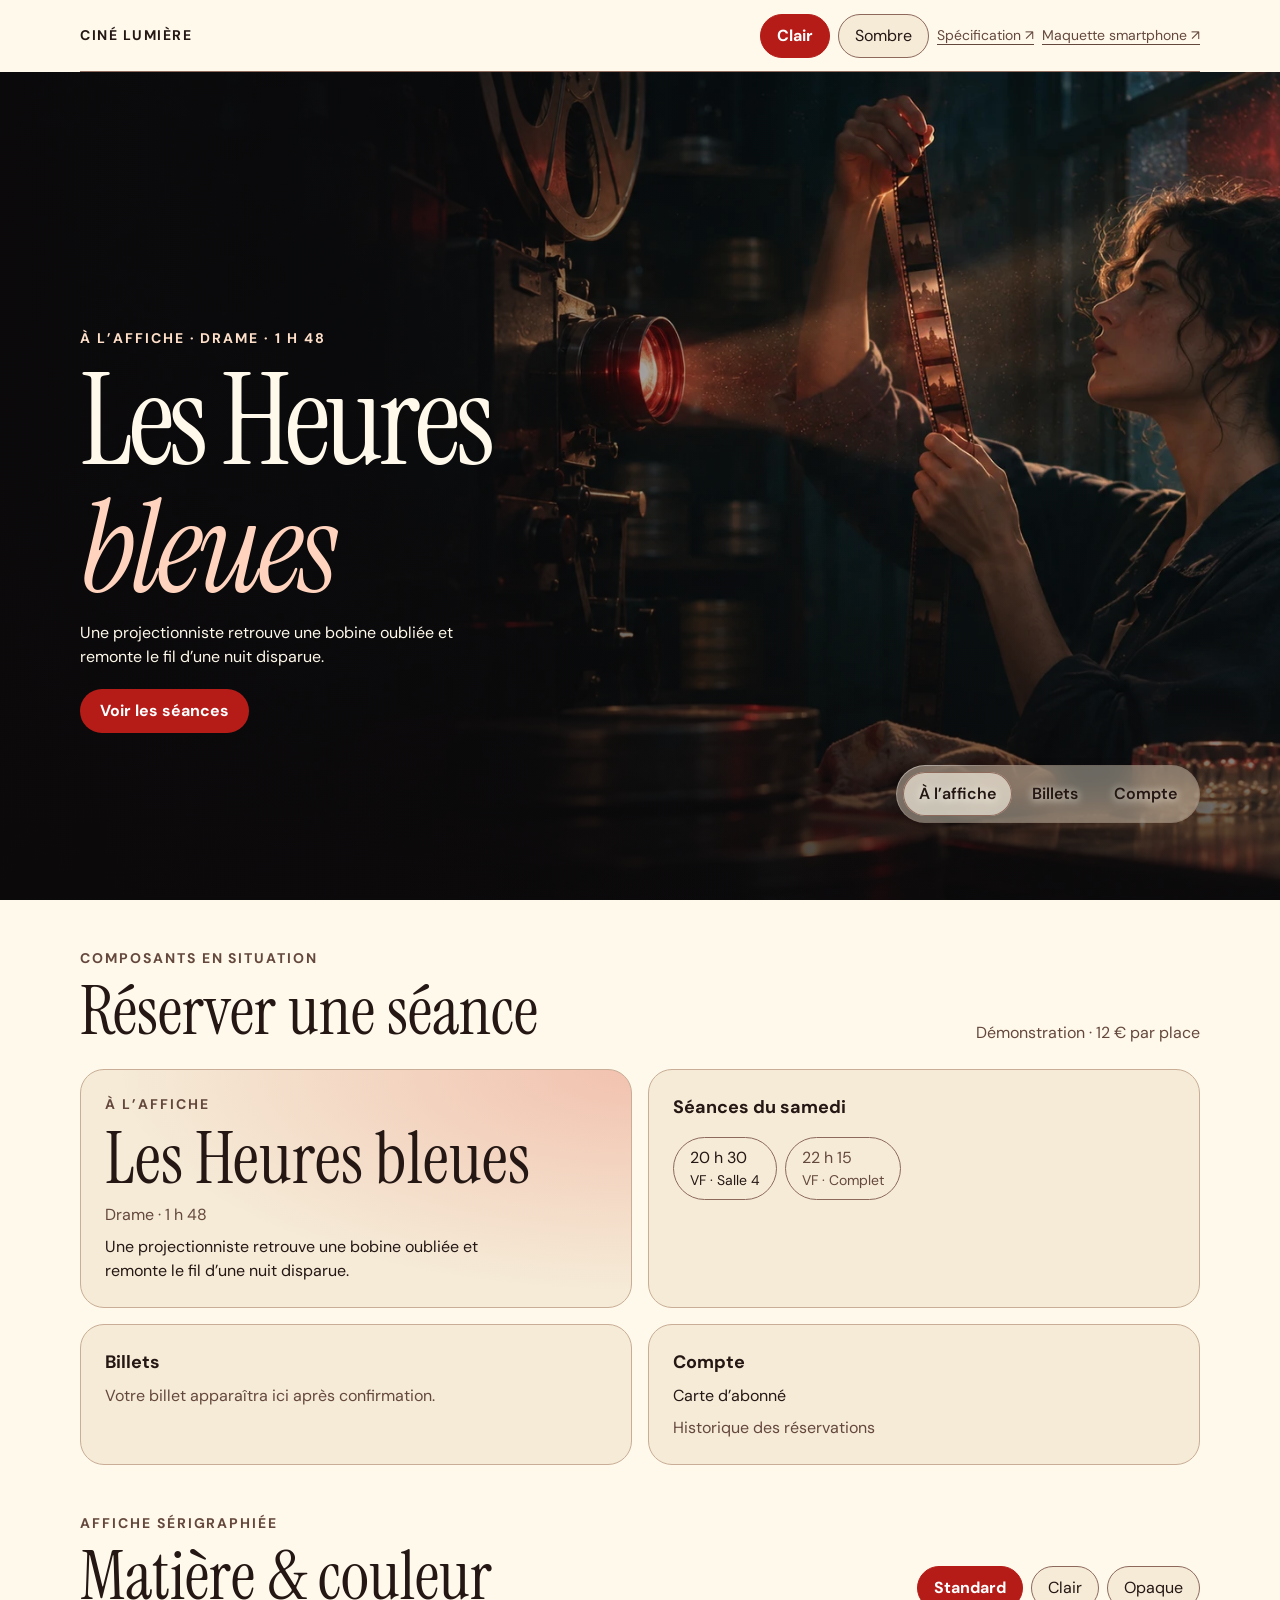
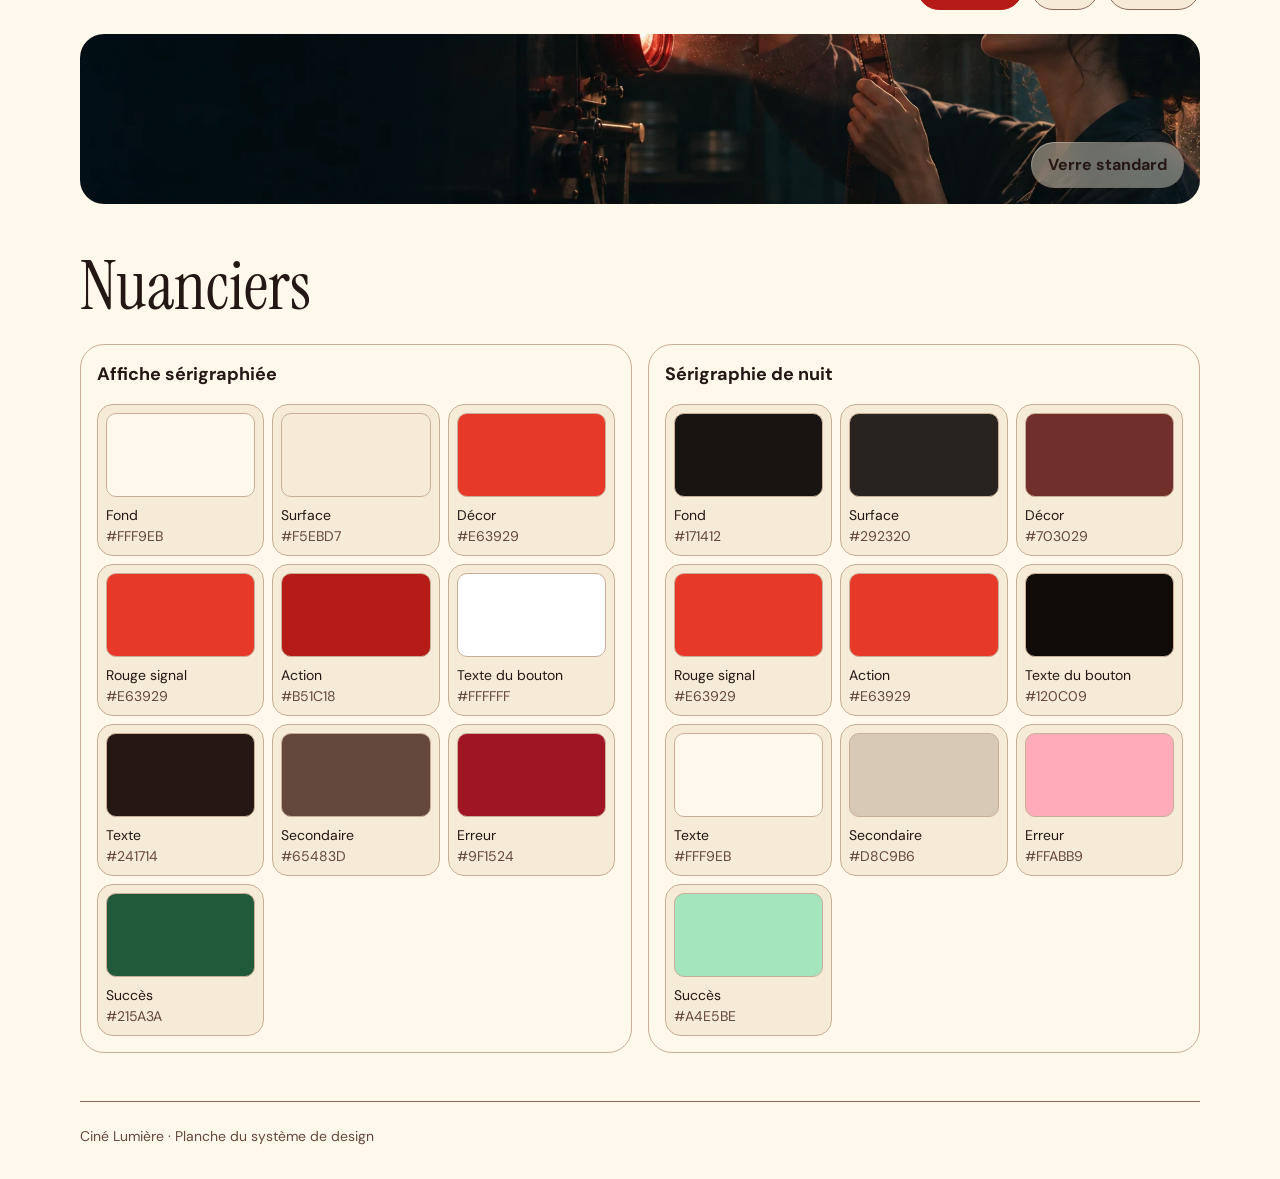
<file: design.html>
<!doctype html>
<html lang="fr">
<head>
<meta charset="utf-8">
<meta name="viewport" content="width=device-width, initial-scale=1">
<title>Ciné Lumière — Liquid Glass</title>
<link rel="preconnect" href="https://fonts.googleapis.com">
<link rel="preconnect" href="https://fonts.gstatic.com" crossorigin>
<link href="https://fonts.googleapis.com/css2?family=DM+Sans:wght@400;500;600;700&family=Instrument+Serif:ital@0;1&display=swap" rel="stylesheet">
<style>
:root {
  color-scheme:dark;
  --canvas:#171412; --surface:#292320; --decor:#703029; --signal:#e63929;
  --ink:#fff9eb; --muted:#d8c9b6; --accent:#e63929; --on-accent:#120c09;
  --danger:#ffabb9; --success:#a4e5be; --line:#a18d7c;
  --glass:rgb(41 35 32 / 34%); --glass-clear:rgb(41 35 32 / 22%);
  --veil:rgb(0 0 0 / 20%); --rim:rgb(255 249 235 / 15%);
  --rim-light:rgb(255 249 235 / 28%); --rim-shade:rgb(255 249 235 / 7%);
  --glass-shadow:rgb(9 6 4 / 14%);
  --panel-line:#56473c;
  --blur:12px; --radius:24px; --motion:180ms;
  --display:"Instrument Serif", Georgia, serif;
}
html[data-theme="light"] {
  color-scheme:light;
  --canvas:#fff9eb; --surface:#f5ebd7; --decor:#e63929; --signal:#e63929;
  --ink:#241714; --muted:#65483d; --accent:#b51c18; --on-accent:#ffffff;
  --danger:#9f1524; --success:#215a3a; --line:#8d695c;
  --glass:rgb(245 235 215 / 42%); --glass-clear:rgb(245 235 215 / 26%);
  --veil:rgb(255 249 235 / 20%); --rim:rgb(101 72 61 / 17%);
  --rim-light:rgb(255 255 255 / 46%); --rim-shade:rgb(101 72 61 / 9%);
  --glass-shadow:rgb(56 34 22 / 10%);
  --panel-line:#c9ad96;
}
* { box-sizing:border-box; }
body { margin:0; background:var(--canvas); color:var(--ink); font:16px/1.5 "DM Sans",system-ui,sans-serif; }
a { color:inherit; }
button { font:inherit; }
button, .nav a { min-height:44px; min-width:44px; border-radius:99px; }
button { padding:8px 16px; color:var(--ink); background:var(--surface); border:1px solid var(--line); cursor:pointer; transition:background-color var(--motion),color var(--motion); }
button:hover:not(:disabled) { border-color:var(--ink); }
button:disabled { cursor:default; color:var(--muted); }
button[aria-pressed="true"], .primary:not(:disabled) { background:var(--accent); color:var(--on-accent); border-color:var(--accent); font-weight:700; }
:focus-visible { outline:3px solid var(--ink); outline-offset:4px; }
[hidden] { display:none !important; }
.wrap { width:min(1120px, calc(100% - 32px)); margin:auto; }
.mast { display:flex; align-items:center; justify-content:space-between; gap:16px; min-height:72px; flex-wrap:wrap; padding-block:8px; border-bottom:1px solid var(--line); }
.brand { font-weight:700; letter-spacing:.11em; text-transform:uppercase; font-size:14px; }
.spec { color:var(--muted); font-size:14px; text-underline-offset:4px; display:inline-flex; align-items:center; min-height:44px; }
.hero {
  --hero-ink:#fff9eb;
  position:relative; isolation:isolate;
  min-height:clamp(560px,calc(100svh - 72px),920px);
  width:100%; margin-top:0; padding:clamp(24px,6vw,96px) max(24px,calc((100vw - 1120px) / 2));
  overflow:hidden; background:#171412; color:var(--hero-ink);
  display:flex; flex-direction:column; justify-content:flex-end; gap:32px;
}
.hero::before {
  content:""; position:absolute; inset:0; z-index:-2;
  background:
    linear-gradient(90deg,rgb(12 9 10 / 91%) 0%,rgb(12 9 10 / 72%) 30%,transparent 72%),
    linear-gradient(0deg,rgb(12 9 10 / 76%) 0%,transparent 52%),
    url("les-heures-bleues.webp") center 46% / cover no-repeat;
}
.hero .eyebrow { color:#ffe0ca; }
.hero :focus-visible { outline-color:var(--hero-ink); }
.hero .hero-action {
  display:inline-flex; align-items:center; min-height:44px; border-radius:99px;
  padding:8px 20px; margin-top:20px; background:var(--accent);
  color:var(--on-accent); font-weight:700; text-decoration:none;
}
.hero .hero-action:hover { text-decoration:underline; }
.hero .nav { color:var(--ink); }
.hero::after { content:""; position:absolute; inset:0; z-index:-1; pointer-events:none; }
[data-material="clear"] .glass { background:var(--surface); }
.hero[data-material="clear"]::after { background:var(--veil); }
.eyebrow { color:var(--muted); text-transform:uppercase; font-size:14px; letter-spacing:.14em; font-weight:700; margin:0 0 8px; }
h1,h2,.film { font-family:var(--display); font-weight:400; margin:0; line-height:1; }
h1 { font-size:clamp(64px,10vw,132px); letter-spacing:-.035em; }
h1 em { display:block; color:#ffd3bd; }
.hero p:not(.eyebrow) { max-width:34ch; }
.glass {
  position:relative;
  background:var(--surface);
  border:.75px solid var(--rim);
  box-shadow:0 5px 14px var(--glass-shadow);
}
@supports (mask-composite:exclude) {
  .glass { border-color:transparent; }
  .glass::before {
    content:"";
    position:absolute;
    inset:-.75px;
    padding:.75px;
    border-radius:inherit;
    pointer-events:none;
    background:linear-gradient(151deg,var(--rim-light),var(--rim) 34%,var(--rim-shade) 70%,var(--rim) 100%);
    mask:linear-gradient(#fff 0 0) content-box,linear-gradient(#fff 0 0);
    mask-composite:exclude;
  }
}
@media (forced-colors:active) {
  .glass { border-color:CanvasText; }
  .glass::before { display:none; }
}
@supports (backdrop-filter:blur(1px)) {
  .glass { background:var(--glass); backdrop-filter:blur(var(--blur)) saturate(145%); }
  [data-material="clear"] .glass { background:var(--glass-clear); }
}
.nav a { text-shadow:0 1px 8px var(--canvas); }
[data-material="opaque"] .glass { background:var(--surface); backdrop-filter:none; }
.nav { display:flex; flex-wrap:wrap; gap:4px; align-self:flex-end; padding:6px; border-radius:32px; }
.nav a { display:grid; place-items:center; padding:8px 16px; text-decoration:none; font-weight:600; }
.nav a:hover,.nav a[aria-current] { background:color-mix(in srgb,var(--canvas) 62%,transparent); }
.nav a[aria-current] { box-shadow:inset 0 0 0 1px var(--line); }
@media (forced-colors:active) { .nav a[aria-current] { outline:1px solid LinkText; outline-offset:-2px; } }
section { margin:48px 0; scroll-margin-top:24px; }
.section-head { display:flex; align-items:end; justify-content:space-between; gap:16px; flex-wrap:wrap; margin-bottom:24px; }
h2 { font-size:clamp(40px,6vw,68px); }
h3 { margin:0 0 8px; font-size:18px; }
p { margin:8px 0 0; }
.muted { color:var(--muted); }
.controls { display:flex; gap:8px; flex-wrap:wrap; }
.glass-sample { display:flex; justify-content:flex-end; align-items:end; min-height:170px; padding:16px; margin-bottom:16px; border-radius:var(--radius); background:#352625 url("les-heures-bleues.webp") 76% 50% / cover no-repeat; }
.sample-label { padding:10px 16px; border-radius:99px; font-weight:700; }
.palette-grid { display:grid; gap:16px; }
@media(min-width:768px) { .palette-grid { grid-template-columns:repeat(2,minmax(0,1fr)); } }
.palette-card { padding:16px; border:1px solid var(--panel-line); border-radius:var(--radius); }
.palette-card h3 { margin-bottom:16px; }
.swatches { display:grid; grid-template-columns:repeat(auto-fit,minmax(125px,1fr)); gap:8px; }
.swatch { background:var(--surface); border:1px solid var(--panel-line); border-radius:16px; overflow:hidden; padding:8px; font-size:14px; }
.swatch i { display:block; height:84px; border:1px solid var(--panel-line); border-radius:10px; background:var(--sample); margin-bottom:8px; }
.swatch span { display:block; color:var(--muted); }
.booking { display:grid; gap:16px; }
.panel { padding:24px; border:1px solid var(--panel-line); border-radius:var(--radius); background:var(--surface); min-width:0; }
.film { font-size:clamp(42px,6vw,72px); }
.film-panel { background:radial-gradient(ellipse at 100% 0%,color-mix(in srgb,var(--decor) 23%,transparent),transparent 66%),var(--surface); }
.film-panel p { max-width:34ch; }
.session { margin:16px 0 24px; }
.session button { text-align:left; }
.session button span { display:block; font-size:14px; }
.auditorium {
  --auditorium-ink:#fff9eb;
  position:relative;
  padding:20px 8px 16px;
  border:1px solid #73483b;
  border-radius:18px;
  color:var(--auditorium-ink);
  background:
    radial-gradient(ellipse at 50% 18%,#603b34 0%,transparent 58%),
    linear-gradient(100deg,#63251e,transparent 24%,transparent 76%,#63251e),
    #180e10;
}
.auditorium h3,.seat-legend { text-align:center; }
.auditorium :focus-visible { outline-color:var(--auditorium-ink); }
.screen {
  display:grid; place-items:center; width:min(85%,290px); min-height:58px;
  margin:12px auto 28px; border-radius:50% 50% 7px 7px / 15% 15% 7px 7px;
  background:linear-gradient(rgb(28 17 18 / 60%),rgb(28 17 18 / 82%)),url("les-heures-bleues.webp") 64% 49% / cover;
  border:1px solid #ffe0bd; box-shadow:0 6px 26px #ffbca45c;
  font-size:14px; letter-spacing:.1em; text-transform:uppercase;
}
.seats { display:grid; grid-template-columns:repeat(4,minmax(44px,56px)); gap:8px; justify-content:center; }
.seats button {
  padding:4px; border-radius:12px 12px 6px 6px;
  background:#592921; color:var(--auditorium-ink); border-color:#bb8170;
  box-shadow:inset 0 -5px 0 #29161966;
}
.seats button:disabled { border-style:dashed; }
.seats button[aria-pressed="true"] { background:var(--accent); color:var(--on-accent); border-color:var(--accent); }
.seats button[aria-pressed="true"]::after { content:" ✓"; }
.seat-legend { color:#f0cec2; font-size:14px; }
.summary { display:flex; gap:16px; align-items:center; justify-content:space-between; flex-wrap:wrap; padding:16px; margin-top:24px; border-radius:var(--radius); }
.feedback { margin-top:16px; color:var(--danger); }
.feedback:empty { display:none; }
.ticket { margin-top:16px; border:1px dashed var(--muted); border-radius:16px; padding:16px; }
.ticket button { margin-top:8px; }
#ticket-status { color:var(--success); }
#ticket-status.cancelled { color:var(--danger); }
footer { border-top:1px solid var(--line); padding:24px 0 32px; color:var(--muted); font-size:14px; }
@media(min-width:768px) { .booking { grid-template-columns:1fr 1fr; } }
@media(max-width:550px) {
  .hero { min-height:clamp(540px,80svh,720px); padding:24px; }
  .hero::before {
    background:
      linear-gradient(0deg,rgb(12 9 10 / 95%) 0%,rgb(12 9 10 / 77%) 42%,transparent 83%),
      url("les-heures-bleues.webp") 63% center / cover no-repeat;
  }
  .nav { align-self:flex-start; }
  .nav a { padding-inline:10px; }
  .panel { padding:16px; }
}
@media(prefers-reduced-motion:reduce) { *,*::before,*::after { transition:none !important; } }
@media(prefers-reduced-transparency:reduce) {
  .glass, [data-material="clear"] .glass { background:var(--surface); backdrop-filter:none; }
}
</style>
</head>
<body>
<header class="wrap mast">
  <span class="brand">Ciné Lumière</span>
  <div class="controls">
    <button type="button" data-theme-choice="light" aria-pressed="false">Clair</button>
    <button type="button" data-theme-choice="dark" aria-pressed="true">Sombre</button>
    <a class="spec" href="design.md">Spécification ↗</a>
    <a class="spec" href="mobile.html">Maquette smartphone ↗</a>
  </div>
</header>
<main>
  <div class="hero" id="material-preview" data-material="standard">
    <div>
      <p class="eyebrow">À l’affiche · Drame · 1 h 48</p>
      <h1>Les Heures <em>bleues</em></h1>
      <p>Une projectionniste retrouve une bobine oubliée et remonte le fil d’une nuit disparue.</p>
      <a class="hero-action" href="#reservation">Voir les séances</a>
    </div>
    <nav class="glass nav" aria-label="Navigation de démonstration">
      <a href="#reservation" aria-current="location">À l’affiche</a>
      <a href="#billets">Billets</a>
      <a href="#compte">Compte</a>
    </nav>
  </div>

  <div class="wrap">
  <section id="reservation" aria-labelledby="booking-title">
    <div class="section-head">
      <div><p class="eyebrow">Composants en situation</p><h2 id="booking-title">Réserver une séance</h2></div>
      <span class="muted">Démonstration · 12 € par place</span>
    </div>
    <div class="booking">
      <article class="panel film-panel">
        <p class="eyebrow">À l’affiche</p>
        <h3 class="film">Les Heures bleues</h3>
        <p class="muted">Drame · 1 h 48</p>
        <p>Une projectionniste retrouve une bobine oubliée et remonte le fil d’une nuit disparue.</p>
      </article>
      <div class="panel">
        <h3>Séances du samedi</h3>
        <div class="controls session">
          <button id="session" type="button" aria-pressed="false" aria-controls="seat-plan">20 h 30 <span>VF · Salle 4</span></button>
          <button type="button" disabled>22 h 15 <span>VF · Complet</span></button>
        </div>
        <div id="seat-plan" hidden>
          <div class="auditorium">
            <h3>Choisir deux sièges</h3>
            <div class="screen"><span>Écran</span></div>
          <div class="seats" role="group" aria-label="Rangée A">
            <button type="button" disabled aria-label="A1, occupé">×</button>
            <button type="button" data-seat="A2" aria-pressed="false">A2</button>
            <button type="button" data-seat="A3" aria-pressed="false">A3</button>
            <button type="button" data-seat="A4" aria-pressed="false">A4</button>
          </div>
            <p class="seat-legend">× Occupé · ✓ Sélectionné</p>
          </div>
          <div class="glass summary">
            <strong id="total" role="status">0 place · 0 €</strong>
            <button class="primary" type="button" id="pay" disabled>Confirmer le paiement</button>
          </div>
          <p class="feedback" id="feedback" role="alert"></p>
        </div>
      </div>
      <article class="panel" id="billets">
        <h3>Billets</h3>
        <p id="empty-ticket" class="muted">Votre billet apparaîtra ici après confirmation.</p>
        <div class="ticket" id="ticket" hidden>
          <strong>Les Heures bleues</strong>
          <p>Samedi · 20 h 30 · Salle 4 · <span id="ticket-seats"></span></p>
          <p role="status" id="ticket-status"></p>
          <button type="button" id="cancel">Annuler la réservation</button>
        </div>
      </article>
      <article class="panel" id="compte">
        <h3>Compte</h3>
        <p>Carte d’abonné</p>
        <p class="muted">Historique des réservations</p>
      </article>
    </div>
  </section>

  <section aria-labelledby="materials">
    <div class="section-head">
      <div><p class="eyebrow" id="theme-name">Sérigraphie de nuit</p><h2 id="materials">Matière &amp; couleur</h2></div>
      <div class="controls" role="group" aria-label="Matière de la navigation">
        <button type="button" data-material="standard" aria-pressed="true" aria-controls="material-preview material-sample">Standard</button>
        <button type="button" data-material="clear" aria-pressed="false" aria-controls="material-preview material-sample">Clair</button>
        <button type="button" data-material="opaque" aria-pressed="false" aria-controls="material-preview material-sample">Opaque</button>
      </div>
    </div>
    <div class="glass-sample" id="material-sample" data-material="standard" aria-label="Aperçu de la matière">
      <p class="glass sample-label" id="material-label">Verre standard</p>
    </div>
  </section>

  <section aria-labelledby="palette-title">
    <div class="section-head"><h2 id="palette-title">Nuanciers</h2></div>
    <div class="palette-grid" id="palettes"></div>
  </section>
  </div>
</main>
<footer class="wrap">Ciné Lumière · Planche du système de design</footer>
<script>
const themeButtons = document.querySelectorAll('[data-theme-choice]');
const themeName = document.querySelector('#theme-name');
const paletteGrid = document.querySelector('#palettes');
const colorRoles = [
  ['canvas', 'Fond'], ['surface', 'Surface'], ['decor', 'Décor'],
  ['signal', 'Rouge signal'], ['accent', 'Action'], ['on-accent', 'Texte du bouton'],
  ['ink', 'Texte'], ['muted', 'Secondaire'], ['danger', 'Erreur'], ['success', 'Succès']
];

function setTheme(theme) {
  const root = document.documentElement;
  root.dataset.theme = theme;
  themeName.textContent = theme === 'light' ? 'Affiche sérigraphiée' : 'Sérigraphie de nuit';
  for (const button of themeButtons) {
    button.setAttribute('aria-pressed', button.dataset.themeChoice === theme);
  }
}

function renderPalettes() {
  const root = document.documentElement;
  const current = root.dataset.theme;
  for (const [theme, title] of [
    ['light', 'Affiche sérigraphiée'], ['dark', 'Sérigraphie de nuit']
  ]) {
    root.dataset.theme = theme;
    const styles = getComputedStyle(root);
    const card = document.createElement('article');
    card.className = 'palette-card';
    const samples = colorRoles.map(([role, label]) => {
      const value = styles.getPropertyValue('--' + role).trim().toUpperCase();
      return `<div class="swatch" style="--sample:${value}"><i aria-hidden="true"></i>${label}<span>${value}</span></div>`;
    }).join('');
    card.innerHTML = `<h3>${title}</h3><div class="swatches">${samples}</div>`;
    paletteGrid.append(card);
  }
  root.dataset.theme = current;
}

for (const button of themeButtons) {
  button.addEventListener('click', () => setTheme(button.dataset.themeChoice));
}
setTheme(matchMedia('(prefers-color-scheme: light)').matches ? 'light' : 'dark');
renderPalettes();

const preview = document.querySelector('#material-preview');
const materials = document.querySelectorAll('button[data-material]');
const destinations = document.querySelectorAll('.nav a');
const session = document.querySelector('#session');
const seatPlan = document.querySelector('#seat-plan');
const seats = [...document.querySelectorAll('[data-seat]')];
const total = document.querySelector('#total');
const pay = document.querySelector('#pay');
const feedback = document.querySelector('#feedback');
const ticket = document.querySelector('#ticket');
const ticketStatus = document.querySelector('#ticket-status');
const cancel = document.querySelector('#cancel');
let paymentAttempted = false;

for (const button of materials) {
  button.addEventListener('click', () => {
    const material = button.dataset.material;
    preview.dataset.material = material;
    document.querySelector('#material-sample').dataset.material = material;
    document.querySelector('#material-label').textContent = {
      standard: 'Verre standard', clear: 'Verre clair', opaque: 'Surface opaque'
    }[material];
    for (const option of materials) option.setAttribute('aria-pressed', option === button);
  });
}
for (const destination of destinations) {
  destination.addEventListener('click', () => {
    for (const link of destinations) link.removeAttribute('aria-current');
    destination.setAttribute('aria-current', 'location');
  });
}
session.addEventListener('click', () => {
  seatPlan.hidden = !seatPlan.hidden;
  session.setAttribute('aria-pressed', !seatPlan.hidden);
});
function selectedSeats() {
  return seats.filter(seat => seat.getAttribute('aria-pressed') === 'true');
}
for (const seat of seats) {
  seat.addEventListener('click', () => {
    const pressed = seat.getAttribute('aria-pressed') === 'true';
    if (!pressed && selectedSeats().length === 2) {
      feedback.textContent = 'Retirez un siège de la sélection pour en choisir un autre.';
      return;
    }
    seat.setAttribute('aria-pressed', !pressed);
    const count = selectedSeats().length;
    total.textContent = count + (count === 2 ? ' places' : ' place') + ' · ' + count * 12 + ' €';
    pay.disabled = count !== 2;
    feedback.textContent = '';
  });
}
pay.addEventListener('click', () => {
  if (!paymentAttempted) {
    paymentAttempted = true;
    feedback.textContent = 'Paiement refusé. Vos sièges sont conservés. Vous pouvez réessayer.';
    pay.textContent = 'Réessayer';
    return;
  }
  feedback.textContent = '';
  document.querySelector('#ticket-seats').textContent = selectedSeats().map(seat => seat.dataset.seat).join(', ');
  document.querySelector('#empty-ticket').hidden = true;
  ticket.hidden = false;
  ticketStatus.textContent = 'Billet confirmé';
  pay.disabled = true;
  session.disabled = true;
  for (const seat of seats) seat.disabled = true;
  cancel.focus();
});
cancel.addEventListener('click', () => {
  ticketStatus.textContent = 'Annulé';
  ticketStatus.classList.add('cancelled');
  ticketStatus.tabIndex = -1;
  ticketStatus.focus();
  cancel.hidden = true;
});
</script>
</body>
</html>
</file>
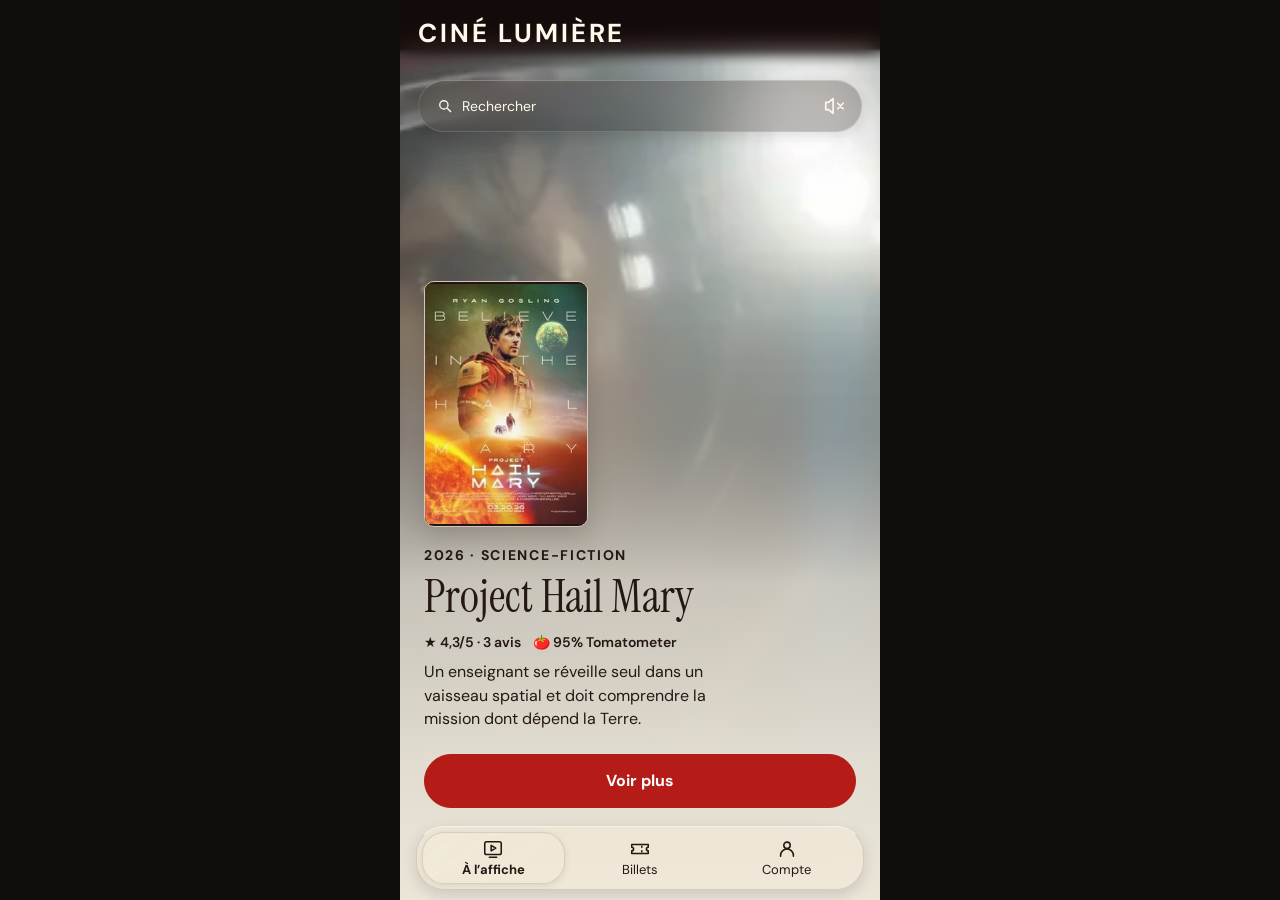
<file: mobile.html>
<!doctype html>
<html lang="fr">
<head>
<meta charset="utf-8">
<meta name="viewport" content="width=device-width,initial-scale=1,viewport-fit=cover">
<title>Ciné Lumière — Maquette smartphone</title>
<link href="https://fonts.googleapis.com/css2?family=DM+Sans:wght@400;600;700&family=Instrument+Serif&display=swap" rel="stylesheet">
<style>
* { box-sizing:border-box }
:root { color-scheme:dark; --bg:#171412; --panel:#292320; --ink:#fff9eb; --muted:#d8c9b6; --accent:#e63929; --on:#120c09; --line:#a18d7c; --glass:rgb(41 35 32 / 34%); --glass-edge:rgb(255 249 235 / 15%); --glass-glint:rgb(255 249 235 / 28%) }
:root[data-theme="light"] { color-scheme:light; --bg:#fff9eb; --panel:#f5ebd7; --ink:#241714; --muted:#65483d; --accent:#b51c18; --on:#fff; --line:#8d695c; --glass:rgb(245 235 215 / 42%); --glass-edge:rgb(101 72 61 / 17%); --glass-glint:rgb(255 255 255 / 46%) }
body { margin:0; background:#100d0c; color:var(--ink); font:16px/1.45 "DM Sans",system-ui,sans-serif }
.app { --header-height:calc(68px + env(safe-area-inset-top)); --nav-clearance:calc(92px + env(safe-area-inset-bottom)); position:relative; width:100%; min-height:100svh; margin:auto; padding-bottom:var(--nav-clearance); background:var(--bg) }
.app:has(#films:not([hidden])) { padding-bottom:0; }
header {
  position:sticky; z-index:3; top:0; isolation:isolate;
  display:flex; align-items:center; justify-content:space-between; gap:12px;
  min-height:var(--header-height);
  padding:calc(10px + env(safe-area-inset-top)) 18px 10px;
  color:var(--ink); background:var(--panel);
  border-bottom:1px solid var(--line);
}
.app:has(#films:not([hidden])) header {
  position:absolute; inset:0 0 auto;
  color:#fff9eb;
  background:linear-gradient(180deg,rgb(20 12 12 / 96%),rgb(27 16 16 / 82%) 65%,transparent);
  border-bottom-color:transparent;
}
@supports (backdrop-filter:blur(12px)) {
  header {
    background:linear-gradient(180deg,color-mix(in srgb,var(--panel) 62%,transparent),var(--glass));
    border-bottom-color:var(--glass-edge);
    backdrop-filter:blur(12px) saturate(140%);
  }
  .app:has(#films:not([hidden])) header { background:transparent; backdrop-filter:none; }
  .app:has(#films:not([hidden])) header::before {
    content:""; position:absolute; inset:0; z-index:-1; pointer-events:none;
    backdrop-filter:blur(12px) saturate(140%);
    background:linear-gradient(180deg,rgb(20 12 12 / 88%),rgb(45 23 21 / 48%) 65%,transparent);
    mask-image:linear-gradient(#000 78%,transparent);
  }
}
@media (prefers-reduced-transparency:reduce) {
  header,.app:has(#films:not([hidden])) header {
    color:var(--ink); background:var(--panel); backdrop-filter:none; mask-image:none;
    border-bottom-color:var(--line);
  }
  .app:has(#films:not([hidden])) header::before { display:none; }
}
.brand { text-transform:uppercase; letter-spacing:.11em; font-size:clamp(20px,5.5vw,26px); font-weight:700 }
button { min-width:44px; min-height:44px; padding:8px 14px; border:1px solid var(--line); border-radius:99px; background:var(--panel); color:var(--ink); font:inherit; cursor:pointer }
button:disabled { cursor:default }
button:focus-visible, [tabindex="-1"]:focus-visible { outline:3px solid currentColor; outline-offset:3px }
[hidden] { display:none !important }
h1,h2 { font:400 clamp(42px,11vw,64px)/.96 "Instrument Serif",Georgia,serif; margin:0 0 12px }
p { margin:8px 0 }
small { font-size:14px }
.muted { color:var(--muted) }
#films { position:relative; }
.film-reel {
  height:100vh; height:100dvh;
  overflow:hidden; touch-action:pinch-zoom; overscroll-behavior:contain;
  overflow-anchor:none; scrollbar-width:none;
}
@media (hover:none) and (pointer:coarse) {
  .film-reel { height:100svh; }
}
html[data-reel-zoom] :is(.film-reel,#films,#tickets,#account) { touch-action:auto; }
.film-reel::-webkit-scrollbar { display:none; }
@media (pointer:fine) { .film-reel { cursor:grab; } }
.film-reel.is-dragging { cursor:grabbing; user-select:none; }
.reel-controls {
  position:absolute; z-index:2; top:calc(var(--header-height) + 12px); inset-inline:18px;
  display:flex; align-items:center; gap:4px; padding:3px 5px;
  color:#fff9eb; background:#2b201e; border:.75px solid #fff9eb26;
  border-top-color:#fff9eb47; border-radius:99px;
  box-shadow:0 4px 14px #140d0d26;
  font-size:14px; font-variant-numeric:tabular-nums;
}
@supports (backdrop-filter:blur(12px)) {
  .reel-controls {
    background:linear-gradient(155deg,#fff1e712,transparent 62%),rgb(33 20 18 / 30%);
    backdrop-filter:blur(12px) saturate(140%);
  }
}
@media (prefers-reduced-transparency:reduce) {
  .reel-controls { background:#2b201e; backdrop-filter:none; }
}
.reel-controls button {
  display:inline-flex; align-items:center; justify-content:center; gap:8px;
  color:inherit; background:transparent; border:0; font:inherit;
}
.reel-controls button:active { background:#fff9eb25; }
.reel-controls svg { flex:none; width:18px; height:18px; fill:currentColor; }
.reel-controls .search-trigger { flex:1; min-width:0; justify-content:flex-start; padding-inline:12px; }
.search-icon { fill:none !important; stroke:currentColor; stroke-width:1.8; flex:none; width:20px; height:20px; }
#reel-sound { padding:0; color:inherit; background:transparent; border:0; }
#reel-sound svg { width:22px; height:22px; fill:none; stroke:currentColor; stroke-width:1.8; stroke-linecap:round; stroke-linejoin:round; }
#films.is-focused > #reel-sound {
  position:absolute; z-index:4; right:18px; bottom:calc(56px + env(safe-area-inset-bottom));
  display:grid; place-items:center; width:44px; height:44px; border-radius:50%;
  color:#fff9eb; background:rgb(33 20 18 / 30%); border:.75px solid #fff9eb26;
  backdrop-filter:blur(12px); box-shadow:0 4px 14px #140d0d26;
}
@media (prefers-reduced-transparency:reduce) {
  #films.is-focused > #reel-sound { background:#2b201e; backdrop-filter:none; }
}
.app:has(#search:not([hidden])) { padding-bottom:env(safe-area-inset-bottom); }
.app:has(#search:not([hidden])) > :is(header, .nav) { display:none; }
.app:has(#detail:not([hidden]),#payment:not([hidden])) > .nav { display:none; }
.app:has(#detail:not([hidden])) { padding-bottom:env(safe-area-inset-bottom); }
#films { touch-action:pinch-zoom; }
#tickets,#account { touch-action:pan-y pinch-zoom; }
:is(#search,#settings,.detail-cover,.detail-notes,.screening-head,.screening-label,.screening-arrow,
    .booking-heading,.seat-picker-head,.booking-summary) { touch-action:pan-y pinch-zoom; }
:is(#tickets,#account) { min-height:calc(100svh - var(--header-height) - var(--nav-clearance)); }
#search {
  position:relative; isolation:isolate; min-height:100dvh;
  padding-top:calc(18px + env(safe-area-inset-top)); background:var(--panel);
}
@supports (backdrop-filter:blur(24px)) {
  #search { background:transparent; }
  #search::before,#search::after {
    content:""; position:absolute; inset:0; pointer-events:none;
  }
  #search::before { z-index:-2; background:var(--search-cover) center / cover; }
  #search::after {
    z-index:-1; backdrop-filter:blur(28px) saturate(135%);
    background:linear-gradient(160deg,var(--glass),color-mix(in srgb,var(--panel) 88%,transparent));
  }
}
@media (prefers-reduced-transparency:reduce) {
  #search { background:var(--panel); }
  #search::before,#search::after { display:none; }
}
.film-image-motion {
  position:fixed; z-index:1; pointer-events:none;
  background-color:#211412; background-size:cover; background-repeat:no-repeat;
}
.film-image-target { background-image:none !important; }
.film-image-target > * { position:relative; z-index:2; }
.film-image-target::before {
  content:""; position:absolute; inset:0; z-index:2; pointer-events:none;
  background:var(--film-shade);
}
.hero,.detail-cover { position:relative; }

.search-heading { display:flex; align-items:center; gap:12px; margin-bottom:20px; }
.search-heading h2 { margin:0; }
.search-back { display:grid; place-items:center; flex:none; padding:0; }
.search-back svg { width:22px; height:22px; fill:none; stroke:currentColor; stroke-width:1.8; stroke-linecap:round; stroke-linejoin:round; }
.search-field {
  display:flex; align-items:center; gap:10px; padding-inline:14px;
  border:1px solid var(--line); border-radius:16px; background:var(--panel);
}
.search-field:focus-within { outline:2px solid var(--ink); outline-offset:2px; }
.search-field input { min-width:0; width:100%; min-height:52px; border:0; outline:0; background:transparent; color:inherit; font:inherit; }
.search-field input::placeholder { color:var(--muted); }
.search-results ul { list-style:none; margin:16px 0 0; padding:0; display:grid; gap:8px; }
.catalog-choice {
  display:flex; align-items:center; gap:12px; width:100%; padding:8px;
  border-radius:16px; text-align:left;
}
.catalog-choice img { width:48px; height:72px; object-fit:contain; border-radius:8px; flex:none; }
.catalog-choice small { display:block; color:var(--muted); }
.hero {
  display:flex; flex-direction:column; justify-content:flex-end; align-items:flex-start;
  min-height:100%;
  --hero-gutter:24px;
  padding:calc(var(--header-height) + 76px) var(--hero-gutter) var(--nav-clearance);
  color:#fff9eb;
  --film-shade:linear-gradient(0deg,rgb(17 13 13 / 88%),rgb(17 13 13 / 84%) 20%,rgb(17 13 13 / 30%) 48%,transparent 65%);
  background-color:#211412;
  background-image:var(--film-shade),
    var(--cover, url("les-heures-bleues.webp"));
  background-size:cover; background-position:68% center;
}
.hero .film-more { width:100%; min-height:54px; margin-top:16px; }
.hero.has-video { overflow:hidden; container-type:inline-size; }
.hero-video {
  position:absolute; z-index:0; inset:1% 0 auto; width:100%; height:84%;
  object-fit:cover; pointer-events:none; opacity:0;
  transition:height 380ms cubic-bezier(.22,1,.36,1),
    top 380ms cubic-bezier(.22,1,.36,1), translate 380ms cubic-bezier(.22,1,.36,1);
}
.video-ambience {
  position:absolute; z-index:0; inset:0; width:100%; height:100%;
  object-fit:cover; filter:blur(28px) brightness(.68); transform:scale(1.14);
  pointer-events:none;
}
#films.is-focused .hero-video {
  top:50%; translate:0 -50%;
  height:min(100%, calc(100cqw + 2 * var(--hero-gutter)));
}
.hero-video[data-ready] { opacity:1; }
.film-overlay {
  --poster-width:clamp(90px,19svh,164px);
  width:100%; isolation:isolate; color:var(--ink);
  --overlay-rgb:23 20 18;
}
:root[data-theme="light"] .film-overlay { --overlay-rgb:255 249 235; }
.film-poster {
  display:block; pointer-events:none; user-select:none; -webkit-user-drag:none; width:var(--poster-width); aspect-ratio:2 / 3; margin-bottom:18px;
  object-fit:contain;
  border:1px solid #d7c6bd; border-radius:10px;
  background:#211412;
  box-shadow:0 9px 24px rgb(40 24 18 / 18%);
}
@media (max-height:700px) {
  .film-overlay { --poster-width:clamp(76px,15svh,104px); }
  .film-poster { margin-bottom:10px; }
  .hero .film-summary {
    display:-webkit-box; -webkit-box-orient:vertical; -webkit-line-clamp:2; overflow:hidden;
  }
  .hero .film-more { margin-top:10px; }
}
.film-overlay::before,.film-overlay::after {
  content:""; position:absolute; z-index:-1; pointer-events:none;
  inset:14% 0 0;
}
.film-overlay::after {
  background:linear-gradient(to bottom,
    transparent 0,
    rgb(var(--overlay-rgb) / 10%) 20%,
    rgb(var(--overlay-rgb) / 38%) 40%,
    rgb(var(--overlay-rgb) / 76%) 59%,
    rgb(var(--overlay-rgb) / 88%) 82%,
    rgb(var(--overlay-rgb) / 92%) 100%);
}
@supports (backdrop-filter:blur(12px)) {
  .film-overlay::before {
    backdrop-filter:blur(12px) saturate(124%);
    mask-image:linear-gradient(to bottom,transparent 0,rgb(0 0 0 / 32%) 30%,#000 64%);
  }
}
@media (prefers-reduced-transparency:reduce) {
  .film-overlay::before { display:none; }
}
.hero.has-video > .film-overlay { z-index:1; }
.hero.film-image-target .hero-video { visibility:hidden; }
.app.is-film-focused:has(#films:not([hidden])) > :is(header,.nav),
#films.is-focused .reel-controls,
#films.is-focused .hero > :not(.hero-video,.video-ambience) {
  opacity:0; visibility:hidden; pointer-events:none;
}
:is(.app > header,.app > .nav,.reel-controls,.hero.has-video > :not(.hero-video,.video-ambience)) {
  transition:opacity 180ms ease,visibility 180ms;
}
.reel-progress {
  --progress:0%;
  display:none; position:absolute; z-index:4; inset-inline:18px;
  bottom:calc(env(safe-area-inset-bottom) + 12px);
  width:calc(100% - 36px); height:32px; margin:0;
  appearance:none; border:0; outline:0; background:transparent; cursor:pointer; touch-action:none;
}
#films.is-focused .reel-progress { display:block; }
.reel-progress::-webkit-slider-runnable-track {
  height:2px; border-radius:2px;
  background:linear-gradient(to right,#fff9eb var(--progress),#fff9eb66 var(--progress));
}
.reel-progress::-moz-range-track { height:2px; background:#fff9eb66; }
.reel-progress::-moz-range-progress { height:2px; background:#fff9eb; }
.reel-progress::-webkit-slider-thumb {
  appearance:none; width:10px; height:10px; margin-top:-4px;
  border:0; border-radius:50%; background:#fff9eb; box-shadow:0 0 0 1px #17141270;
}
.reel-progress::-moz-range-thumb {
  width:10px; height:10px; border:0; border-radius:50%; background:#fff9eb;
}
.reel-progress:focus-visible::-webkit-slider-thumb { box-shadow:0 0 0 3px #fff9eb80; }
.reel-progress:focus-visible::-moz-range-thumb { box-shadow:0 0 0 3px #fff9eb80; }
.scroll-hint {
  position:absolute; z-index:4; left:50%; top:50%; translate:-50% -50%;
  display:flex; flex-direction:column; align-items:center; gap:5px;
  width:min(280px,calc(100% - 48px)); padding:14px 16px 18px; border-radius:24px;
  color:#fff9eb;
  background:linear-gradient(155deg,rgb(255 249 235 / 9%),rgb(255 249 235 / 2%) 40%,rgb(26 17 17 / 8%) 67%,rgb(26 17 17 / 26%));
  -webkit-backdrop-filter:blur(16px) saturate(145%);
  backdrop-filter:blur(16px) saturate(145%);
  border:.75px solid rgb(255 249 235 / 13%);
  border-top-color:rgb(255 249 235 / 28%);
  box-shadow:0 6px 22px rgb(0 0 0 / 11%);
  text-shadow:0 1px 5px rgb(0 0 0 / 65%);
  text-align:center; pointer-events:none;
  animation:gesture-arrive 250ms ease-out both;
}
.scroll-hint strong { font-size:17px; }
.scroll-hint small { color:#e5d4c7; font-size:13px; }
.gesture-demo { position:relative; width:92px; height:90px; display:grid; place-items:center; }
.gesture-demo svg { width:42px; height:50px; fill:#fff9eb; stroke:#251917; stroke-width:1.3; stroke-linejoin:round; }
.gesture-ripple { position:absolute; width:38px; height:38px; top:14px; left:27px; border:2px solid #fff9eb; border-radius:50%; opacity:0; }
.gesture-trail { display:none; position:absolute; width:4px; height:62px; border-radius:9px; background:linear-gradient(0deg,#fff9eb11,#fff9eba8); }
.scroll-hint[data-gesture="tap"] svg { animation:gesture-double-tap 2.4s ease-in-out infinite; }
.scroll-hint[data-gesture="tap"] .gesture-ripple { animation:gesture-tap-ring 2.4s ease-out infinite; }
.scroll-hint[data-gesture="swipe"] svg { animation:gesture-swipe 2.2s ease-in-out infinite; }
.scroll-hint[data-gesture="swipe"] .gesture-trail { display:block; }
@keyframes gesture-arrive { from { opacity:0; } to { opacity:1; } }
@keyframes gesture-double-tap { 0%,10%,30%,50%,100% { transform:scale(1); } 20%,40% { transform:scale(.83) translateY(3px); } }
@keyframes gesture-tap-ring { 0%,12%,32%,55%,100% { opacity:0; transform:scale(.5); } 18%,38% { opacity:.9; transform:scale(.8); } 29%,49% { opacity:0; transform:scale(1.65); } }
@keyframes gesture-swipe { 0% { opacity:0; transform:translateY(26px); } 18% { opacity:1; transform:translateY(26px); } 70% { opacity:1; transform:translateY(-26px); } 90%,100% { opacity:0; transform:translateY(-26px); } }
@media (prefers-reduced-motion:reduce) {
  .scroll-hint, .scroll-hint .gesture-demo svg, .scroll-hint .gesture-ripple { animation:none; }
}
@media (prefers-reduced-motion:reduce) { .hero-video { transition:none; } }
.playback-feedback {
  position:absolute; z-index:5; left:50%; top:50%; translate:-50% -50%;
  display:grid; place-items:center; width:76px; height:76px; border-radius:50%;
  background:#171412ab; border:1px solid #fff9eb80; color:#fff9eb;
  pointer-events:none;
}
.playback-feedback svg { width:34px; height:34px; fill:currentColor; }
@media (prefers-reduced-motion:reduce) {
  :is(.app > header,.app > .nav,.reel-controls,.hero.has-video > :not(.hero-video,.video-ambience)) {
    transition:none;
  }
}
.hero :focus-visible { outline-color:#fff9eb; }
.hero h1,.hero h2 { max-width:15ch; font-size:clamp(34px,8vw,46px); line-height:1.02; }
.hero p { max-width:30ch }
@media (max-width:360px) {
  .hero { --hero-gutter:16px; }
  .hero h1,.hero h2 { font-size:clamp(26px,9vw,34px); overflow-wrap:anywhere; }
  .reel-controls { inset-inline:12px; }
}
@media (max-width:360px) and (max-height:620px) {
  .film-overlay { --poster-width:72px; }
  .hero h1,.hero h2 { margin-bottom:8px; }
  .hero .film-more { min-height:48px; }
}
@media (max-height:540px) {
  .film-overlay { --poster-width:65px; }
  .hero .film-summary { display:none; }
}
@media (max-height:430px) {
  .hero .film-poster { display:none; }
  .hero h1,.hero h2 { font-size:clamp(24px,7vw,34px); }
}
.eyebrow { text-transform:uppercase; letter-spacing:.12em; font-size:14px; font-weight:700 }
.primary, button[aria-pressed="true"] { background:var(--accent); color:var(--on); border-color:var(--accent); font-weight:700 }
.primary:disabled { background:var(--panel); color:var(--muted); border-color:var(--line) }

#detail { container-type:inline-size; }
.app:has(#detail:not([hidden])) { padding-bottom:env(safe-area-inset-bottom); }
.detail-cover {
  display:flex; align-items:flex-end;
  min-height:clamp(330px,48svh,500px);
  padding:calc(var(--header-height) + 24px) 0 0;
  background:#211412 var(--detail-cover) center 44% / cover no-repeat;
}
.app:has(#detail:not([hidden])) header {
  margin-bottom:calc(-1 * var(--header-height)); color:#fff9eb;
  background:linear-gradient(180deg,#171412ed,#17141270);
  border-bottom-color:#fff9eb42;
}
.page-back { display:inline-flex; align-items:center; gap:8px; }
header:has(.page-back:not([hidden])) .brand { display:none; }
.app:has(#detail:not([hidden])) .page-back { color:inherit; background:#21141266; border-color:#fff9eb2e; }
@supports (backdrop-filter:blur(10px)) {
  .page-back { background:var(--glass); border:.75px solid var(--glass-edge); backdrop-filter:blur(10px); }
}
.page-back svg { width:20px; height:20px; fill:none; stroke:currentColor; stroke-width:1.8; stroke-linecap:round; stroke-linejoin:round; }
.detail-cover > .detail-video {
  inset:0; width:100%; height:100%; object-position:center 44%; transition:none;
}
.detail-poster {
  display:block; width:100%; aspect-ratio:2 / 3;
  object-fit:contain; border-radius:12px; background:#211412;
  border:1px solid #fff9eb70; box-shadow:0 8px 30px #0906059e;
}
.detail-heading {
  position:relative; isolation:isolate;
  display:grid; grid-template-columns:clamp(70px,23cqw,114px) minmax(0,1fr);
  align-items:end; gap:clamp(12px,4cqw,22px);
  width:100%; padding:24px clamp(16px,5cqw,32px) 28px;
  color:#fff9eb;
}
.detail-heading::before {
  content:""; position:absolute; inset:-64px 0 0; z-index:-1; pointer-events:none;
  background:linear-gradient(0deg,#171412 0%,#171412f0 27%,#171412d9 58%,#17141288 79%,transparent);
}
.detail-heading h2 {
  margin:0; max-width:19ch; font-size:clamp(34px,10cqw,68px); line-height:.97;
  letter-spacing:-.022em; overflow-wrap:anywhere; text-wrap:balance;
}
.detail-heading .eyebrow {
  color:#ffe2d5; margin:0 0 8px; font-size:12px; letter-spacing:.09em;
}
@supports (backdrop-filter:blur(12px)) {
  .app:has(#detail:not([hidden])) header {
    background:linear-gradient(155deg,#3a2422b5,#17141265);
    backdrop-filter:blur(12px) saturate(140%);
  }
  .detail-heading::before {
    backdrop-filter:blur(12px) saturate(124%);
    mask-image:linear-gradient(0deg,#000 61%,transparent);
  }
}
@media (prefers-reduced-transparency:reduce) {
  .app:has(#detail:not([hidden])) header,.detail-heading { background:#292320; backdrop-filter:none; }
  .detail-heading::before { display:none; }
}
@media (prefers-reduced-motion:no-preference) {
  html.theme-changing :is(.app,header,button,.nav,.panel,.detail-copy),
  html.theme-changing .nav::before {
    transition:background-color 300ms ease,color 300ms ease,border-color 300ms ease,box-shadow 300ms ease;
  }
  html.theme-crossfade::view-transition-group(root) { animation-duration:300ms; }
}
.detail-copy {
  position:relative; padding:0 clamp(16px,5cqw,32px) 36px;
  background:var(--bg);
}
.detail-copy::before {
  content:""; position:absolute; inset:0 0 auto; height:1px; pointer-events:none;
  background:linear-gradient(90deg,transparent,var(--line),transparent);
}
.detail-copy h3 {
  margin:0 0 10px; color:var(--ink);
  font:400 clamp(30px,8cqw,42px)/1 "Instrument Serif",Georgia,serif;
}
#detail-booking {
  position:relative; top:-1px; overflow:hidden;
  margin-bottom:26px; padding:16px 0 14px;
  border:1px solid color-mix(in srgb,var(--line) 72%,transparent);
  border-top-color:color-mix(in srgb,var(--accent) 74%,var(--line));
  border-radius:22px;
  background:linear-gradient(155deg,color-mix(in srgb,var(--accent) 8%,transparent),transparent 68%),var(--panel);
}
.screening-head { display:flex; align-items:center; justify-content:space-between; flex-wrap:wrap; gap:6px 12px; padding-inline:14px; }
.screening-head h3 { margin:0; }
.screening-head p { margin:0; font-size:14px; font-variant-numeric:tabular-nums; }
.screening-head p strong { color:var(--ink); }
.screening-label {
  margin:15px 14px 3px; font-size:13px; font-weight:700;
  letter-spacing:.07em; text-transform:uppercase;
}
.screening-row { position:relative; }
.screening-track {
  display:flex; gap:8px; overflow-x:auto; padding:5px 14px;
  scroll-padding-inline:14px; scroll-snap-type:x proximity; overscroll-behavior-x:contain; scrollbar-width:none;
}
.screening-track::-webkit-scrollbar { display:none; }
.screening-track > button { flex:none; scroll-snap-align:start; white-space:nowrap; }
.screening-arrow {
  position:absolute; z-index:1; inset-block-start:50%; translate:0 -50%;
  font-size:26px; line-height:1; padding:0; background:var(--panel);
  box-shadow:0 4px 14px #100d0c59;
}
.screening-arrow:first-child { inset-inline-start:4px; }
.screening-arrow:last-child { inset-inline-end:4px; }
@supports (backdrop-filter:blur(10px)) {
  .screening-arrow { background:color-mix(in srgb,var(--panel) 48%,transparent); border:.75px solid var(--glass-edge); backdrop-filter:blur(10px); }
}
@media (prefers-reduced-transparency:reduce) {
  .screening-arrow { background:var(--panel); backdrop-filter:none; }
}
.screening-arrow:disabled { visibility:hidden; }
.screening-day {
  display:grid; align-content:center; gap:2px; min-width:72px; min-height:61px;
  padding:7px 10px; border-radius:12px; background:var(--bg); font-size:13px;
}
.screening-day strong { font-size:16px; }
.screening-day[aria-pressed="true"] { border-color:var(--accent); background:var(--accent); color:var(--on); }
#detail-booking .session {
  min-width:104px; padding:8px 12px; border-radius:12px; text-align:left;
  background:var(--bg); font-size:19px; font-weight:700; font-variant-numeric:tabular-nums;
}
#detail-booking .session small { font-weight:400; font-size:13px; color:var(--muted); }
#detail-booking .session:not(:disabled) { border-color:color-mix(in srgb,var(--accent) 70%,var(--line)); }
#detail-booking .session:not(:disabled):is(:active,:focus-visible) { background:var(--accent); color:var(--on); }
#detail-booking .session:not(:disabled):active small { color:inherit; }
#detail-booking .session:not(:disabled):focus-visible small { color:inherit; }
#detail-booking .session[aria-pressed="true"] { background:var(--accent); color:var(--on); border-color:var(--accent); }
#detail-booking .session[aria-pressed="true"] small { color:inherit; }
#detail-booking .session:disabled { border-style:dashed; color:var(--muted); }
.screening-date { color:var(--muted); font-weight:400; margin-inline-start:4px; letter-spacing:0; text-transform:none; }
.film-reviews { margin:24px 0; padding:20px 16px; border:1px solid var(--line); border-radius:22px; background:var(--panel); touch-action:pan-y pinch-zoom; }
.reviews-heading { display:flex; flex-wrap:wrap; align-items:baseline; justify-content:space-between; gap:8px; }
.reviews-heading h3 { margin:0; }
#reviews-summary { margin:0; font-size:14px; }
.reviews-local { font-size:13px; margin:8px 0 18px; }
.film-rating { font-size:14px; font-weight:600; margin:8px 0; }
.film-rating { display:flex; align-items:center; flex-wrap:wrap; gap:4px 12px; }
.tomatometer { white-space:nowrap; }
.detail-rating { color:#fff9eb; font-size:12px; margin:12px 0 0; }
.detail-rating a { color:inherit; text-decoration:none; min-height:44px; display:inline-flex; align-items:center; }
.reservation-bar {
  position:fixed; z-index:5; bottom:calc(12px + env(safe-area-inset-bottom)); left:50%; translate:-50% 0;
  width:min(calc(100% - 24px),480px); padding:14px 18px;
  color:var(--ink); background:linear-gradient(155deg,var(--glass),color-mix(in srgb,var(--panel) 50%,transparent));
  backdrop-filter:blur(16px) saturate(130%); border:.75px solid var(--glass-edge);
  border-radius:24px; box-shadow:0 6px 22px #100d0c26;
}
#reservation-summary { font-size:14px; margin:0 0 10px; }
#reserve-session { width:100%; min-height:50px; display:flex; align-items:center; justify-content:center; gap:10px; }
.reservation-hint { text-align:center; font-size:13px; margin:8px 0 0; }
.reservation-hint span { display:inline-block; animation:reserve-nudge 1.4s ease-in-out 4; }
@keyframes reserve-nudge { 0%,100% { transform:translateY(2px); } 50% { transform:translateY(-3px); } }
#detail.has-reservation > .detail-copy {
  padding-bottom:calc(var(--reservation-height,150px) + 40px + env(safe-area-inset-bottom));
}
#detail :is(h2,h3,button,input,textarea,a) { scroll-margin-top:calc(var(--header-height) + 16px); }
#detail.has-reservation :is(button,input,textarea,a) { scroll-margin-bottom:calc(var(--reservation-height,150px) + 32px + env(safe-area-inset-bottom)); }
@media (prefers-reduced-transparency:reduce) {
  .reservation-bar { background:var(--panel); backdrop-filter:none; }
}
:is(#cancel-confirmation,#additional-reservation) {
  width:min(420px,calc(100% - 32px)); padding:24px; border:1px solid var(--line);
  border-radius:24px; background:var(--panel); color:var(--ink);
  box-shadow:0 20px 60px #0005;
}
:is(#cancel-confirmation,#additional-reservation)::backdrop { background:#100d0c80; backdrop-filter:blur(6px); }
#cancel-title { font-size:36px; }
.cancel-actions { display:flex; flex-direction:column; gap:10px; margin-top:22px; }
#payment { min-height:calc(100svh - var(--header-height)); padding:24px 22px 36px; touch-action:pan-y pinch-zoom; }
.app:has(#payment:not([hidden])) { padding-bottom:0; }
.payment-recap { display:flex; align-items:center; gap:18px; margin:28px 0; }
.payment-recap img { width:86px; aspect-ratio:2/3; object-fit:contain; border-radius:12px; border:1px solid var(--line); }
.payment-recap > div { min-width:0; }
.payment-recap h3 { font:400 30px/1.1 "Instrument Serif",Georgia,serif; margin:0 0 10px; overflow-wrap:anywhere; }
.payment-recap p { font-size:14px; margin:0; }
.payment-details { margin:0; padding:20px; background:var(--panel); border:1px solid var(--line); border-radius:22px; }
.payment-details > div,.apple-pay-recap > div { display:flex; justify-content:space-between; gap:18px; margin-bottom:16px; }
.payment-details dt { color:var(--muted); }
.payment-details dd { margin:0; text-align:right; overflow-wrap:anywhere; min-width:0; }
.payment-details .payment-total { margin:18px 0 0; padding-top:18px; border-top:1px solid var(--line); font-size:22px; font-weight:700; }
.payment-total dt { color:var(--ink); }
.payment-method { margin-top:32px; }
.payment-method h3 { font-size:17px; margin-bottom:16px; }
.apple-pay-button { width:100%; min-height:54px; background:#080808; color:#fff; border:1px solid #bbb; border-radius:14px; font-size:18px; }
.apple-pay-button:disabled { color:#ccc; }
#apple-pay { display:flex; align-items:center; justify-content:center; gap:4px; }
#apple-pay .apple-mark { width:19px; height:23px; margin-left:5px; }
.payment-demo { font-size:13px; text-align:center; margin:12px 0 0; }
#apple-pay-sheet {
  --wallet-bg:#f5f5f7; --wallet-ink:#151517; --wallet-muted:#6e6e73; --wallet-line:#d2d2d7; --wallet-blue:#007aff;
  position:fixed; inset:auto 0 0; margin:0 auto; width:min(100%,480px); max-width:100%; max-height:94dvh;
  overflow:auto; padding:9px 22px calc(28px + env(safe-area-inset-bottom)); border:0; border-radius:28px 28px 0 0;
  color:var(--wallet-ink); background:var(--wallet-bg); box-shadow:0 -10px 70px #0005;
  font:16px/1.35 -apple-system,BlinkMacSystemFont,"Helvetica Neue",Arial,sans-serif;
}
#apple-pay-sheet[open] { animation:payment-sheet-enter 420ms cubic-bezier(.16,1,.3,1) both; }
#apple-pay-sheet::backdrop { background:#0006; backdrop-filter:blur(5px); }
.wallet-grabber { width:36px; height:5px; border-radius:3px; background:#c5c5c9; margin:0 auto 20px; }
.apple-pay-heading { display:flex; justify-content:space-between; align-items:center; gap:12px; }
.apple-pay-heading h2 { display:flex; align-items:center; gap:2px; font:500 31px/1 -apple-system,BlinkMacSystemFont,Arial,sans-serif; letter-spacing:-1.2px; margin:0; }
.apple-mark { width:26px; height:30px; fill:currentColor; }
.apple-pay-heading button { border:0; border-radius:50%; width:32px; min-width:44px; height:44px; color:#757579; background:transparent; font:500 27px/1 Arial,sans-serif; padding:0; }
#apple-pay-demo { font-size:11px; margin:3px 0 18px; color:var(--wallet-muted); }
.wallet-card-row { display:flex; align-items:center; gap:14px; padding:16px 0 22px; }
.wallet-card-art { position:relative; flex:none; width:84px; height:53px; border-radius:7px; padding:7px; color:#fff; background:linear-gradient(135deg,#30323a,#0d0e13); box-shadow:0 2px 7px #0003; display:flex; flex-direction:column; justify-content:space-between; font-size:8px; letter-spacing:1px; }
.wallet-card-digits { font-size:7px; letter-spacing:.5px; }
.wallet-card-art i { position:absolute; right:8px; bottom:7px; width:12px; height:12px; background:#eb001b; border-radius:50%; }
.wallet-card-art i::after { content:""; position:absolute; left:7px; width:12px; height:12px; background:#f79e1bcc; border-radius:50%; }
.wallet-card-copy { display:flex; flex-direction:column; gap:4px; font-size:16px; }
.wallet-card-copy strong { font-weight:600; }
.wallet-card-copy span { color:var(--wallet-muted); font-size:14px; }
.wallet-selected { margin-left:auto; width:23px; height:23px; display:grid; place-items:center; color:#fff; background:var(--wallet-blue); border-radius:50%; font-size:15px; }
.wallet-info-row { display:flex; gap:14px; padding:14px 0; border-top:1px solid var(--wallet-line); }
.wallet-info-row > span { width:76px; flex:none; color:var(--wallet-muted); font-size:11px; padding-top:3px; letter-spacing:.4px; }
.wallet-info-row strong { font-size:14px; font-weight:400; overflow-wrap:anywhere; min-width:0; }
.wallet-amount { display:flex; flex-direction:column; align-items:flex-end; gap:4px; padding:22px 0 12px; border-top:1px solid var(--wallet-line); }
.wallet-amount > span { font-size:11px; color:var(--wallet-muted); letter-spacing:.5px; }
.wallet-amount > strong { font-weight:500; font-size:34px; letter-spacing:-1px; }
.wallet-auth { display:flex; flex-direction:column; align-items:center; padding:16px 0 0; min-height:152px; }
#apple-pay-confirm { display:flex; flex-direction:column; align-items:center; gap:11px; border:0; padding:0 12px; min-height:100px; width:100%; background:transparent; color:var(--wallet-blue); border-radius:14px; font:400 14px/1.3 -apple-system,BlinkMacSystemFont,Arial,sans-serif; }
#apple-pay-confirm:disabled { opacity:1; }
.wallet-face { position:relative; display:block; width:58px; height:58px; }
.wallet-face svg { position:absolute; inset:0; width:58px; height:58px; fill:none; stroke:currentColor; stroke-width:2.8; stroke-linecap:round; stroke-linejoin:round; }
.wallet-check { opacity:0; }
.wallet-spinner { position:absolute; inset:6px; border:3px solid #007aff22; border-top-color:var(--wallet-blue); border-radius:50%; opacity:0; }
.wallet-scan { position:absolute; inset:10px 8px auto; height:2px; background:var(--wallet-blue); box-shadow:0 0 10px #007aff80; opacity:0; }
#apple-pay-feedback { max-width:34ch; color:var(--wallet-muted); text-align:center; margin:6px 0 0; font-size:11px; min-height:15px; }
.wallet-side-button { position:absolute; right:0; top:50%; width:8px; min-width:8px; height:74px; border-radius:6px 0 0 6px; border:0; padding:0; color:var(--wallet-blue); background:#007aff33; }
.wallet-side-button span { position:absolute; right:14px; top:23px; font-size:22px; letter-spacing:-5px; animation:wallet-side-pulse 1.8s ease-in-out infinite; }
#apple-pay-sheet[data-state="scanning"] .face-id-icon { animation:wallet-face-pulse .55s ease-in-out infinite alternate; }
#apple-pay-sheet[data-state="scanning"] .wallet-scan { opacity:1; animation:wallet-scan 850ms ease-in-out infinite alternate; }
#apple-pay-sheet[data-state="processing"] .face-id-icon { opacity:0; transition:opacity 150ms; }
#apple-pay-sheet[data-state="processing"] .wallet-spinner { opacity:1; animation:wallet-spin .75s linear infinite; }
#apple-pay-sheet[data-state="success"] .face-id-icon { opacity:0; }
#apple-pay-sheet[data-state="success"] .wallet-check { opacity:1; stroke:#30b45b; }
#apple-pay-sheet[data-state="success"] .wallet-check path { stroke-dasharray:40; animation:wallet-check-draw 350ms ease-out both; }
#apple-pay-sheet[data-state="success"] .wallet-check circle { animation:wallet-success .4s cubic-bezier(.2,1.6,.5,1) both; transform-origin:center; }
#apple-pay-sheet[data-state="declined"] .wallet-face { animation:wallet-shake .35s ease-in-out; }
#apple-pay-sheet[data-state="declined"] #apple-pay-feedback { color:#c7352b; }
#apple-pay-sheet.is-closing { animation:payment-sheet-exit 280ms ease-in both; }
body:has(#apple-pay-sheet[open]) .app { filter:brightness(.84); }
@media (max-height:650px) {
  #apple-pay-sheet { padding-top:7px; padding-bottom:16px; }
  .wallet-grabber { margin-bottom:8px; }
  #apple-pay-demo { margin-bottom:8px; }
  .wallet-card-row { padding:8px 0 12px; }
  .wallet-info-row { padding:9px 0; }
  .wallet-amount { padding:12px 0 6px; }
  .wallet-amount > strong { font-size:30px; }
  .wallet-auth { min-height:124px; padding-top:8px; }
  .wallet-face,.wallet-face svg { width:48px; height:48px; }
  #apple-pay-confirm { min-height:84px; gap:6px; }
}
@keyframes payment-sheet-enter { from { transform:translateY(100%); } to { transform:none; } }
@keyframes payment-sheet-exit { to { transform:translateY(100%); opacity:.7; } }
@keyframes wallet-face-pulse { to { transform:scale(.94); opacity:.55; } }
@keyframes wallet-scan { from { translate:0 0; } to { translate:0 36px; } }
@keyframes wallet-spin { to { rotate:360deg; } }
@keyframes wallet-check-draw { from { stroke-dashoffset:40; } to { stroke-dashoffset:0; } }
@keyframes wallet-success { from { transform:scale(.75); } to { transform:scale(1); } }
@keyframes wallet-side-pulse { 50% { translate:3px 0; opacity:.4; } }
@keyframes wallet-shake { 25% { translate:-4px 0; } 75% { translate:4px 0; } }
@media (prefers-reduced-motion:reduce) {
  #apple-pay-sheet[open], #apple-pay-sheet.is-closing, #apple-pay-sheet .wallet-face,
  #apple-pay-sheet .wallet-face *, #apple-pay-sheet .wallet-side-button span { animation:none !important; }
}
@media (prefers-reduced-motion:reduce) { .reservation-hint span { animation:none; } }
.catalog-choice .film-rating { display:flex; color:var(--ink); margin:4px 0 0; font-size:12px; }
.review-example { padding:16px 0; border-top:1px solid var(--line); }
.review-example p { margin-bottom:0; white-space:pre-wrap; overflow-wrap:anywhere; }
#review-examples { margin-top:22px; }
.review-rating { border:0; margin:0 0 12px; padding:0; }
.review-rating legend { padding:0; font-weight:600; }
.review-stars { display:flex; width:max-content; max-width:100%; }
.review-stars label { position:relative; display:grid; place-items:center; width:44px; height:48px; cursor:pointer; }
.review-stars input { position:absolute; inset:0; width:100%; height:100%; margin:0; opacity:0; cursor:pointer; }
.review-stars span { font-size:32px; color:var(--muted); opacity:.45; pointer-events:none; }
.review-stars label:has(input:checked) span,
.review-stars label:has(~ label input:checked) span { color:var(--accent); opacity:1; }
.review-stars label:has(input:focus-visible) { outline:2px solid var(--ink); outline-offset:-2px; border-radius:8px; }
.review-comment-label { display:block; margin-bottom:6px; }
#review-comment { width:100%; min-height:100px; resize:vertical; padding:12px; border:1px solid var(--line); border-radius:14px; background:var(--bg); color:var(--ink); font:inherit; }
#review-comment:focus-visible { outline:2px solid var(--ink); outline-offset:2px; }
#review-submit { margin-top:12px; }
#review-feedback:empty { display:none; }
.review-published-heading { display:flex; flex-wrap:wrap; justify-content:space-between; gap:8px; }
#review-date { color:var(--muted); font-size:13px; }
#review-score { color:var(--ink); font-weight:700; }
#review-text { white-space:pre-wrap; overflow-wrap:anywhere; }
.review-actions { display:flex; flex-wrap:wrap; gap:8px; margin-top:16px; }
#my-reviews { touch-action:pan-y pinch-zoom; }
#my-reviews-list { display:grid; gap:16px; margin-top:24px; }
.managed-review { padding:18px; border:1px solid var(--line); border-radius:22px; background:var(--panel); }
.managed-review-heading { display:flex; align-items:center; gap:14px; }
.managed-review-heading img { width:52px; aspect-ratio:2/3; object-fit:contain; border-radius:8px; }
.managed-review-heading h3 { font:400 27px/1.1 "Instrument Serif",Georgia,serif; margin:0 0 6px; overflow-wrap:anywhere; }
.managed-review-heading time { font-size:13px; color:var(--muted); }
.managed-review-text { white-space:pre-wrap; overflow-wrap:anywhere; }
#review-editor { width:min(440px,calc(100% - 28px)); max-height:90dvh; padding:24px; border:1px solid var(--line); border-radius:24px; background:var(--panel); color:var(--ink); }
#review-editor::backdrop { background:#100d0c80; backdrop-filter:blur(6px); }
#review-editor-title { font-size:36px; }
#managed-review-form label[for] { display:block; margin:10px 0 6px; }
#managed-review-comment { width:100%; min-height:100px; padding:12px; border:1px solid var(--line); border-radius:12px; resize:vertical; background:var(--bg); color:var(--ink); font:inherit; }
#my-reviews-feedback:empty,#managed-review-feedback:empty { display:none; }
.detail-notes { display:grid; gap:22px; }
.detail-synopsis { padding:2px 14px 4px; border-inline-start:2px solid var(--accent); }
.detail-synopsis p { max-width:54ch; margin:0; line-height:1.65; }
.detail-credits {
  padding:16px 14px 10px; border-radius:18px;
  border:1px solid color-mix(in srgb,var(--line) 68%,transparent); background:var(--panel);
}
.detail-credits dl { display:grid; gap:14px; margin:12px 0; }
.detail-credits dt { font-size:14px; color:var(--muted); }
.detail-credits dd { margin:2px 0 0; font-weight:600; }
.detail-credits a { display:inline-flex; align-items:center; min-height:44px; color:var(--muted); font-size:14px; text-underline-offset:4px; }
@container (min-width:590px) {
  .detail-heading { grid-template-columns:140px minmax(0,1fr); gap:25px; }
  .detail-notes { grid-template-columns:minmax(0,1.35fr) minmax(0,1fr); align-items:start; }
}
.page-stage.is-moving { position:relative; isolation:isolate; z-index:0; overflow-x:clip; }
main.is-tab-dragging { position:relative; user-select:none; }
@media (pointer:fine) {
  main.is-tab-dragging, main.is-tab-dragging > .tab-outgoing * { cursor:grabbing; }
}
main.is-tab-dragging > .tab-outgoing {
  position:relative; z-index:1; background-color:var(--bg);
}
main.is-tab-dragging > .tab-preview[hidden] {
  display:block !important; position:absolute; z-index:0; left:0; width:100%; min-height:100%;
  background:var(--bg); pointer-events:none;
}
.app:has(> .page-stage.is-moving):not(:has(#search:not([hidden]),#detail:not([hidden]))) > .nav {
  opacity:1; visibility:visible; pointer-events:auto;
}
html.is-shared-transition { view-transition-name:none; }
::view-transition,::view-transition-group(*),::view-transition-image-pair(*),
::view-transition-old(*),::view-transition-new(*) { pointer-events:none; }
::view-transition-group(film-title),
::view-transition-group(search-control) {
  animation-duration:440ms;
  animation-timing-function:cubic-bezier(.22,1,.36,1);
}
::view-transition-group(root) { animation-duration:440ms; }
::view-transition-group(search-content) { animation-duration:440ms; }
::view-transition-new(search-content) {
  animation:search-content-enter 360ms cubic-bezier(.22,1,.36,1) 60ms both;
}
::view-transition-old(search-content) {
  animation:search-content-enter 230ms ease-in reverse both;
}
@keyframes search-content-enter {
  from { opacity:0; transform:translateY(20px); }
  to { opacity:1; transform:translateY(0); }
}
#tickets { padding-inline:22px; }
#tickets > h2 { margin-bottom:24px; }
.tickets-empty {
  padding:28px 22px; background:var(--panel);
  border:1px dashed var(--line); border-radius:24px;
}
.tickets-empty h3,.ticket-film-info h3 {
  margin:0; font:400 34px/1 "Instrument Serif",Georgia,serif;
}
.tickets-empty p { color:var(--muted); margin:10px 0 18px; }
.ticket-card {
  position:relative; border:1px solid var(--line); border-radius:24px;
  background:var(--panel); box-shadow:0 12px 28px #100d0c24;
}
.ticket-card + .ticket-card { margin-top:24px; }
.ticket-film-info {
  display:flex; align-items:flex-end; gap:16px; min-height:164px; padding:18px;
  border-radius:23px 23px 0 0; color:#fff9eb;
  background:#211412;
  background-image:linear-gradient(90deg,#171210ed,#171210d1 60%,#17121096),var(--ticket-poster);
  background-size:cover; background-position:center 36%;
}
.ticket-film-info img { display:block; width:clamp(60px,19vw,90px); aspect-ratio:2 / 3; object-fit:contain; flex:none; border-radius:8px; }
.ticket-film-info > div { min-width:0; }
.ticket-film-info h3 { margin-top:8px; overflow-wrap:anywhere; }
.ticket-status {
  display:inline-flex; border:1px solid currentColor; border-radius:99px;
  padding:4px 9px; color:#d3edce; font-size:14px; margin:0;
}
.ticket-card[data-status="cancelled"] .ticket-status { color:#ffd0c5; }
.ticket-card[data-status="cancelled"] .ticket-film-info img { filter:saturate(.4); }
.ticket-stub { position:relative; border-top:1px dashed var(--line); padding:18px; }
.ticket-stub::before,.ticket-stub::after {
  content:""; position:absolute; top:-10px; width:18px; height:18px;
  border-radius:50%; background:var(--bg); pointer-events:none;
}
.ticket-stub::before { left:-10px; }
.ticket-stub::after { right:-10px; }
.ticket-fields {
  display:grid; grid-template-columns:repeat(2,minmax(0,1fr)); gap:14px 12px; margin:0;
}
.ticket-fields dt { color:var(--muted); font-size:14px; }
.ticket-fields dd { margin:2px 0 0; font-weight:700; overflow-wrap:anywhere; }
.ticket-code { margin:24px 0 0; padding-top:22px; border-top:1px solid var(--line); display:flex; flex-direction:column; align-items:center; gap:12px; text-align:center; }
.ticket-code img { display:block; width:192px; height:192px; max-width:100%; object-fit:contain; background:#fff; border-radius:8px; }
.ticket-code figcaption { max-width:100%; }
.ticket-code p { margin:0 0 5px; color:var(--muted); font-size:13px; }
.ticket-code code { display:block; overflow-wrap:anywhere; color:var(--ink); font:12px/1.5 ui-monospace,monospace; letter-spacing:.03em; }
.ticket-footer { display:flex; align-items:center; flex-wrap:wrap; gap:8px 16px; margin-top:16px; }
.ticket-footer small { color:var(--muted); }
.ticket-footer button { margin-inline-start:auto; }
#account { padding-inline:22px; }
#account > h2 { margin-bottom:22px; }
.membership-card {
  position:relative; isolation:isolate; overflow:hidden;
  display:flex; flex-direction:column; justify-content:space-between; align-items:flex-start;
  gap:28px; min-height:194px; padding:20px 22px; border-radius:22px;
  border:1px solid #f7997490; color:#fff9eb;
  background:radial-gradient(ellipse at 105% -10%,#bb3729 0%,transparent 66%),
    linear-gradient(128deg,#641b18,#351514 76%);
  box-shadow:0 16px 32px #2b110e36;
}
.membership-card::before,.membership-card::after {
  content:""; position:absolute; z-index:-1; pointer-events:none;
  inset:auto -40px -62px auto; width:168px; aspect-ratio:1;
  border:1px solid #fff9eb38; border-radius:50%;
}
.membership-card::after { width:216px; inset:auto -64px -86px auto; }
.membership-card .eyebrow { margin:0; font-size:12px; }
.membership-card h3 { margin:0; font:400 clamp(36px,10vw,52px)/1 "Instrument Serif",Georgia,serif; }
.membership-card small { display:block; margin-top:5px; color:#f8d4c8; }
.account-links { display:grid; gap:10px; margin-top:22px; }
.account-links button {
  display:flex; align-items:center; justify-content:space-between; gap:12px;
  width:100%; min-height:68px; text-align:left; border-radius:16px;
}
.account-links .account-link-copy { min-width:0; flex:1; }
.account-links svg { fill:none; stroke:currentColor; stroke-width:1.7; stroke-linecap:round; stroke-linejoin:round; flex:none; }
.account-icon { width:24px; height:24px; }
.account-chevron { width:18px; height:18px; color:var(--muted); }
.account-links button strong,.account-links button small { display:block; }
.account-links button small { color:var(--muted); margin-top:2px; }
.settings-group {
  min-width:0; margin:18px 0 0; padding:12px; border:1px solid var(--line);
  border-radius:20px; background:var(--panel);
}
.settings-group h3 { margin:0 0 8px; font-size:17px; }
.settings-options { display:grid; gap:6px; }
.settings-option,.settings-switch {
  display:flex; align-items:center; justify-content:space-between; gap:12px;
  min-height:48px; padding:8px 10px; border:1px solid transparent; border-radius:12px;
  cursor:pointer;
}
.settings-option:has(input:checked) { border-color:var(--line); background:var(--bg); }
.settings-option:focus-within,.settings-switch:focus-within { outline:2px solid var(--ink); outline-offset:2px; }
.settings-option input { width:18px; height:18px; margin:0; accent-color:var(--accent); }
#profile { touch-action:pan-y pinch-zoom; }
#profile-form label { display:block; margin:18px 0 6px; }
#profile-form input { display:block; width:100%; min-height:48px; padding:10px 12px; border:1px solid var(--line); border-radius:12px; background:var(--bg); color:var(--ink); font:inherit; }
#profile-form input:focus-visible { outline:2px solid var(--ink); outline-offset:2px; }
.profile-local { font-size:13px; margin:16px 0; }
#profile-feedback:empty { display:none; }
.double-click-label { display:block; margin-bottom:6px; }
#double-click-mode { width:100%; min-height:44px; padding:8px 12px; border:1px solid var(--line); border-radius:12px; background:var(--bg); color:var(--ink); font:inherit; }
#double-click-description { font-size:14px; }
#double-click-custom label { display:flex; flex-wrap:wrap; justify-content:space-between; gap:8px; }
#double-click-delay { width:100%; min-height:44px; accent-color:var(--accent); }
.settings-switch > span { flex:1; }
.settings-switch small { display:block; margin-top:3px; color:var(--muted); }
.settings-switch input {
  flex:none; appearance:none; width:44px; height:26px; margin:0;
  border:1px solid var(--line); border-radius:99px;
  background:radial-gradient(circle at 12px center,var(--ink) 7px,transparent 8px),var(--bg);
}
.settings-switch input:checked {
  border-color:var(--accent);
  background:radial-gradient(circle at calc(100% - 12px) center,var(--on) 7px,transparent 8px),var(--accent);
}
@media (forced-colors:active) { .settings-switch input { appearance:auto; } }
.content { padding:22px 18px }
.panel { border:1px solid var(--line); border-radius:20px; background:var(--panel); padding:16px; margin-top:16px }
.controls { display:flex; flex-wrap:wrap; gap:8px }
.session { text-align:left }
.session small { display:block }
.nav { position:fixed; isolation:isolate; z-index:4; left:50%; bottom:calc(10px + env(safe-area-inset-bottom)); transform:translateX(-50%); width:calc(100% - 24px); display:flex; gap:4px; padding:5px; border:.75px solid var(--glass-edge); border-top-color:var(--glass-glint); border-radius:28px; box-shadow:0 5px 16px #0002; background:var(--panel) }
@media (min-width:601px) and (hover:hover) and (pointer:fine) {
  .app { max-width:480px; }
  .nav { max-width:448px; }
}
@supports (backdrop-filter:blur(12px)) { .nav { background:var(--glass); backdrop-filter:blur(12px) } }
@media (prefers-reduced-transparency:reduce) { .nav { background:var(--panel); backdrop-filter:none } }
.nav button { flex:1; min-width:0; min-height:52px; display:grid; justify-items:center; align-content:center; gap:3px; padding:5px; background:transparent; border-color:transparent; font-size:13px; line-height:1.15 }
.nav svg { width:22px; height:22px; fill:none; stroke:currentColor; stroke-width:1.7; stroke-linecap:round; stroke-linejoin:round }
.nav::before {
  content:""; position:absolute; z-index:-1; pointer-events:none;
  inset:5px auto 5px 5px;
  width:calc((100% - 18px) / 3);
  border:.75px solid var(--glass-edge); border-radius:22px; box-sizing:border-box;
  background:linear-gradient(145deg,rgb(255 255 255 / 7%),transparent 66%),color-mix(in srgb,var(--panel) 28%,transparent);
  box-shadow:0 2px 7px rgb(0 0 0 / 9%);
  transform:translateX(calc(var(--active-tab,0) * (100% + 4px)));
  transition:transform 330ms cubic-bezier(.22,1,.36,1);
}
.nav button { transition:color 180ms ease; }
.nav svg { transition:transform 180ms ease; }
.nav button:active svg { transform:scale(.88); }
.nav button[aria-current="page"] { font-weight:700; }
.nav button.tab-enter svg { animation:tab-pop 340ms ease-out; }
@keyframes tab-pop {
  0%,100% { transform:translateY(0) scale(1); }
  45% { transform:translateY(-3px) scale(1.12); }
}
@media (prefers-reduced-motion:reduce) {
  .nav::before,.nav button,.nav svg { transition:none; }
  .nav button.tab-enter svg { animation:none; }
  .nav button:active svg { transform:none; }
}
@media (forced-colors:active) {
  .nav::before { display:none; }
  .nav button[aria-current="page"] { border-color:ButtonText; }
}
#feedback:empty { margin:0 }
</style>
<link rel="stylesheet" href="wallet-payments.css?v=2">
<link rel="stylesheet" href="auditorium-ui.css?v=immersive-seats-11">
<style>

/* A brief horizontal insertion supplements the existing shared film image motion. */
#detail { overflow-x:clip; }
.detail-panel-motion {
  position:fixed; inset:0; z-index:2; overflow:hidden; pointer-events:none;
  container-type:inline-size;
}
@media (hover:hover) and (pointer:fine) {
  button,.nav button,.reel-controls button,.hero.has-video > button.film-more {
    transition:filter 220ms ease-out, transform 220ms ease-out,
      background-color 220ms ease-out, border-color 220ms ease-out,
      color 220ms ease-out, box-shadow 220ms ease-out,
      opacity 180ms ease, visibility 180ms;
  }
  button:not(:disabled):hover { filter:brightness(1.1); }
  button:not(:disabled):not(.wallet-side-button):hover { transform:translateY(-1px); }
  button:not(:disabled):active { transform:none; filter:brightness(.97); }
  .nav button:hover,.reel-controls button:hover {
    background-color:color-mix(in srgb,currentColor 7%,transparent);
  }
  .nav button { border-radius:18px; }
  .account-links button:hover,.screening-day:not([aria-pressed="true"]):hover,
  #detail-booking .session:not(:disabled):not([aria-pressed="true"]):hover {
    background-color:color-mix(in srgb,var(--accent) 9%,var(--panel));
    border-color:color-mix(in srgb,var(--accent) 40%,var(--line));
  }
}
@media (hover:hover) and (pointer:fine) and (prefers-reduced-motion:reduce) {
  button,.nav button,.reel-controls button,.hero.has-video > button.film-more { transition:none; }
  button:not(:disabled):not(.wallet-side-button):hover { transform:none; }
}

</style>
</head>
<body>
<div class="app">
<header>
  <span class="brand">Ciné Lumière</span>
  <button type="button" class="page-back" id="page-back" data-go="films" hidden>
    <svg viewBox="0 0 24 24" aria-hidden="true"><path d="m14 5-7 7 7 7"/></svg>
    <span>À l’affiche</span>
  </button>
</header>
<div class="page-stage">
<main>
<section id="films">
  <div class="reel-controls" role="group" aria-label="Commandes des affiches">
    <button type="button" class="search-trigger" id="search-trigger">
      <svg class="search-icon" viewBox="0 0 24 24" aria-hidden="true"><circle cx="10.5" cy="10.5" r="5.5"/><path d="m15 15 5 5"/></svg>
      Rechercher
    </button>
    <button type="button" id="reel-sound" aria-label="Activer le son" aria-pressed="false" title="Activer le son">
      <svg viewBox="0 0 24 24" aria-hidden="true"><path d="m11 4-5 4H3v8h3l5 4z"/><path id="reel-volume-on" d="M15 8a6 6 0 0 1 0 8m3-11a10 10 0 0 1 0 14" hidden/><path id="reel-volume-off" d="m16 9 6 6m0-6-6 6"/></svg>
    </button>
  </div>
  <input type="range" class="reel-progress" id="reel-progress" aria-label="Position de lecture" min="0" max="1000" value="0" disabled>
  <div id="scroll-hint" class="scroll-hint" role="status" data-gesture="tap" hidden>
    <div class="gesture-demo" aria-hidden="true">
      <span class="gesture-trail"></span><span class="gesture-ripple"></span>
      <svg viewBox="0 0 40 48"><path d="M13 27V9a3 3 0 0 1 6 0v14-4a3 3 0 0 1 6 0v5-3a3 3 0 0 1 6 0v5-2a3 3 0 0 1 6 0v11c0 6-4 10-10 10h-5c-4 0-6-2-8-5L5 29c-2-3 2-6 4-4l4 4z"/></svg>
    </div>
    <strong id="gesture-hint-title"></strong>
    <small id="gesture-hint-description"></small>
  </div>
  <div id="playback-feedback" class="playback-feedback" aria-hidden="true" hidden>
    <svg viewBox="0 0 24 24"><path id="feedback-symbol"/></svg>
  </div>
  <div class="film-reel" tabindex="0" role="region" aria-label="Extraits des films" aria-keyshortcuts="Space ArrowUp ArrowDown Escape">
    <article class="hero has-video" data-clip-source="https://www.moviefone.com/movie/project-hail-mary/BCcUFMWbBHOY3zv0jhK5J4/videos/aFTFAWQG/" style="--cover:url(extraits/project-hail-mary-grace-rencontre-rocky.webp)" data-duration="2 h 36" data-director="Phil Lord et Christopher Miller" data-cast="Ryan Gosling, Sandra Hüller, James Ortiz" data-cast-label="Distribution" data-film-source="https://www.rottentomatoes.com/m/project_hail_mary">
      <video class="hero-video" src="extraits/project-hail-mary-grace-rencontre-rocky.mp4" muted playsinline preload="none" aria-hidden="true"></video>
      <div class="film-overlay">
        <img class="film-poster" draggable="false" src="affiches/project-hail-mary.webp" alt="">
        <p class="eyebrow">2026 · Science-fiction</p>
        <h1 tabindex="-1">Project Hail Mary</h1>
        <p class="film-summary">Un enseignant se réveille seul dans un vaisseau spatial et doit comprendre la mission dont dépend la Terre.</p>
        <button type="button" class="primary film-more">Voir plus</button>
      </div>
    </article>
    <article class="hero has-video" data-clip-source="https://www.moviefone.com/movie/supergirl-woman-of-tomorrow/HZE9ZYwn82Uv0YNMTwx2g5/videos/yIdQyUKG/" style="--cover:url(extraits/supergirl.webp)" data-duration="1 h 48" data-director="Craig Gillespie" data-cast="Milly Alcock, Jason Momoa, Matthias Schoenaerts" data-cast-label="Distribution" data-film-source="https://www.rottentomatoes.com/m/supergirl_2026">
      <video class="hero-video" src="extraits/supergirl.mp4" muted playsinline preload="none" aria-hidden="true"></video>
      <div class="film-overlay">
        <img class="film-poster" draggable="false" src="affiches/supergirl.webp" alt="">
        <p class="eyebrow">2026 · Super-héros</p>
        <h2 tabindex="-1">Supergirl</h2>
        <p class="film-summary">Kara Zor-El traverse la galaxie avec une jeune fille en quête de justice.</p>
        <button type="button" class="primary film-more">Voir plus</button>
      </div>
    </article>
    <article class="hero has-video" data-clip-source="https://www.moviefone.com/movie/untitled-the-devil-wears-prada-sequel/RBFyfei3N96MClhiTxPqI6/videos/TWUB3EQV/" style="--cover:url(extraits/the-devil-wears-prada-2.webp)" data-duration="1 h 59" data-director="David Frankel" data-cast="Meryl Streep, Anne Hathaway, Emily Blunt" data-cast-label="Distribution" data-film-source="https://www.rottentomatoes.com/m/the_devil_wears_prada_2">
      <video class="hero-video" src="extraits/the-devil-wears-prada-2.mp4" muted playsinline preload="none" aria-hidden="true"></video>
      <div class="film-overlay">
        <img class="film-poster" draggable="false" src="affiches/the-devil-wears-prada-2.webp" alt="">
        <p class="eyebrow">2026 · Comédie dramatique</p>
        <h2 tabindex="-1">The Devil Wears Prada 2</h2>
        <p class="film-summary">Miranda Priestly tente de préserver l’avenir de son magazine alors que le monde de la mode change.</p>
        <button type="button" class="primary film-more">Voir plus</button>
      </div>
    </article>
    <article class="hero has-video" data-clip-source="https://www.rottentomatoes.com/m/wuthering_heights_2026/videos/yKeUWKO5LGj4" style="--cover:url(extraits/wuthering-heights.webp)" data-duration="2 h 16" data-director="Emerald Fennell" data-cast="Margot Robbie, Jacob Elordi, Hong Chau" data-cast-label="Distribution" data-film-source="https://www.rottentomatoes.com/m/wuthering_heights_2026">
      <video class="hero-video" src="extraits/wuthering-heights.mp4" muted playsinline preload="none" aria-hidden="true"></video>
      <div class="film-overlay">
        <img class="film-poster" draggable="false" src="affiches/wuthering-heights.webp" alt="">
        <p class="eyebrow">2026 · Drame romantique</p>
        <h2 tabindex="-1">Wuthering Heights</h2>
        <p class="film-summary">Sur les landes du Yorkshire, la relation entre Catherine et Heathcliff défie les attentes de leurs proches.</p>
        <button type="button" class="primary film-more">Voir plus</button>
      </div>
    </article>
    <article class="hero has-video" data-clip-source="https://www.rottentomatoes.com/m/ready_or_not_2_here_i_come/videos/muSHUiIXlXyW" style="--cover:url(extraits/ready-or-not-2.webp)" data-duration="1 h 48" data-director="Matt Bettinelli-Olpin et Tyler Gillett" data-cast="Samara Weaving, Kathryn Newton, Sarah Michelle Gellar" data-cast-label="Distribution" data-film-source="https://www.rottentomatoes.com/m/ready_or_not_2_here_i_come">
      <video class="hero-video" src="extraits/ready-or-not-2.mp4" muted playsinline preload="none" aria-hidden="true"></video>
      <div class="film-overlay">
        <img class="film-poster" draggable="false" src="affiches/ready-or-not-2.webp" alt="">
        <p class="eyebrow">2026 · Horreur</p>
        <h2 tabindex="-1">Ready or Not 2: Here I Come</h2>
        <p class="film-summary">Grace et sa sœur Faith doivent survivre à une nouvelle chasse.</p>
        <button type="button" class="primary film-more">Voir plus</button>
      </div>
    </article>
    <article class="hero has-video" data-clip-source="https://www.rottentomatoes.com/m/toy_story_5/videos/eEWRBevwIuME" style="--cover:url(extraits/toy-story-5.webp)" data-duration="1 h 42" data-director="Andrew Stanton" data-cast="Tom Hanks, Tim Allen, Joan Cusack" data-cast-label="Voix originales" data-film-source="https://www.rottentomatoes.com/m/toy_story_5">
      <video class="hero-video" src="extraits/toy-story-5.mp4" muted playsinline preload="none" aria-hidden="true"></video>
      <div class="film-overlay">
        <img class="film-poster" draggable="false" src="affiches/toy-story-5.webp" alt="">
        <p class="eyebrow">2026 · Animation</p>
        <h2 tabindex="-1">Toy Story 5</h2>
        <p class="film-summary">Les jouets de Bonnie découvrent qu’une tablette peut prendre toute la place dans ses jeux.</p>
        <button type="button" class="primary film-more">Voir plus</button>
      </div>
    </article>
    <article class="hero has-video" data-clip-source="https://www.moviefone.com/movie/untitled-the-super-mario-bros-movie-sequel/scNm2cdIP2SiSm2TtS8Op3/videos/k5rcPhi2/" style="--cover:url(extraits/super-mario-galaxy.webp)" data-duration="1 h 38" data-director="Aaron Horvath et Michael Jelenic" data-cast="Chris Pratt, Anya Taylor-Joy, Charlie Day" data-cast-label="Voix originales" data-film-source="https://www.rottentomatoes.com/m/the_super_mario_galaxy_movie">
      <video class="hero-video" src="extraits/super-mario-galaxy.mp4" muted playsinline preload="none" aria-hidden="true"></video>
      <div class="film-overlay">
        <img class="film-poster" draggable="false" src="affiches/super-mario-galaxy.webp" alt="">
        <p class="eyebrow">2026 · Animation</p>
        <h2 tabindex="-1">The Super Mario Galaxy Movie</h2>
        <p class="film-summary">Mario et Luigi quittent le Royaume Champignon pour une aventure parmi les étoiles.</p>
        <button type="button" class="primary film-more">Voir plus</button>
      </div>
    </article>
    <article class="hero has-video" data-clip-source="https://www.rottentomatoes.com/m/hoppers/videos/tSThVPpYdPHW" style="--cover:url(extraits/hoppers.webp)" data-duration="1 h 44" data-director="Daniel Chong" data-cast="Piper Curda, Bobby Moynihan, Jon Hamm" data-cast-label="Voix originales" data-film-source="https://www.rottentomatoes.com/m/hoppers">
      <video class="hero-video" src="extraits/hoppers.mp4" muted playsinline preload="none" aria-hidden="true"></video>
      <div class="film-overlay">
        <img class="film-poster" draggable="false" src="affiches/hoppers.webp" alt="">
        <p class="eyebrow">2026 · Animation</p>
        <h2 tabindex="-1">Hoppers</h2>
        <p class="film-summary">Mabel se glisse dans la peau d’un castor robot et découvre le monde des animaux de l’intérieur.</p>
        <button type="button" class="primary film-more">Voir plus</button>
      </div>
    </article>
    <article class="hero has-video" data-clip-source="https://clip.cafe/michael-2026/one-more-s32/" style="--cover:url(extraits/michael.webp)" data-duration="2 h 07" data-director="Antoine Fuqua" data-cast="Jaafar Jackson, Miles Teller, Colman Domingo" data-cast-label="Distribution" data-film-source="https://www.rottentomatoes.com/m/michael">
      <video class="hero-video" src="extraits/michael.mp4" muted playsinline preload="none" aria-hidden="true"></video>
      <div class="film-overlay">
        <img class="film-poster" draggable="false" src="affiches/michael.webp" alt="">
        <p class="eyebrow">2026 · Biographie musicale</p>
        <h2 tabindex="-1">Michael</h2>
        <p class="film-summary">Le film suit Michael Jackson de ses débuts avec les Jackson 5 à sa carrière solo.</p>
        <button type="button" class="primary film-more">Voir plus</button>
      </div>
    </article>
    <article class="hero has-video" data-clip-source="https://www.moviefone.com/movie/scream-7/xn1Putz3RwmjIHJsUIliM6/videos/3DUuWbKd/" style="--cover:url(extraits/scream-7.webp)" data-duration="1 h 54" data-director="Kevin Williamson" data-cast="Neve Campbell, Courteney Cox, Isabel May" data-cast-label="Distribution" data-film-source="https://www.rottentomatoes.com/m/scream_7">
      <video class="hero-video" src="extraits/scream-7.mp4" muted playsinline preload="none" aria-hidden="true"></video>
      <div class="film-overlay">
        <img class="film-poster" draggable="false" src="affiches/scream-7.webp" alt="">
        <p class="eyebrow">2026 · Horreur</p>
        <h2 tabindex="-1">Scream 7</h2>
        <p class="film-summary">Sidney Prescott doit protéger sa fille lorsqu’un nouveau Ghostface refait surface.</p>
        <button type="button" class="primary film-more">Voir plus</button>
      </div>
    </article>
  </div>
</section>
<section class="content" id="search" aria-labelledby="search-title" hidden>
  <div class="search-heading">
    <button type="button" class="search-back" data-go="films" aria-label="Retour à l’affiche">
      <svg viewBox="0 0 24 24" aria-hidden="true" focusable="false"><path d="m14 5-7 7 7 7"/></svg>
    </button>
    <h2 id="search-title" tabindex="-1">Rechercher</h2>
  </div>
  <div class="search-field" id="search-field" role="search">
    <svg class="search-icon" viewBox="0 0 24 24" aria-hidden="true"><circle cx="10.5" cy="10.5" r="5.5"/><path d="m15 15 5 5"/></svg>
    <input type="search" id="catalog-search" aria-label="Titre ou genre" aria-controls="film-results" placeholder="Titre ou genre" autocomplete="off">
  </div>
  <div class="search-results" id="film-results" role="region" aria-label="Résultats de recherche">
    <ul id="catalog-list"></ul>
    <p id="catalog-empty" role="status" hidden>Aucun film trouvé.</p>
  </div>
</section>
<section id="detail" aria-labelledby="detail-title" hidden>
  <div class="detail-cover" id="detail-cover">
    <div class="detail-heading">
      <img class="detail-poster" id="detail-poster" alt="">
      <div>
        <p class="eyebrow" id="detail-meta"></p>
        <h2 id="detail-title" tabindex="-1"></h2>
        <p class="film-rating detail-rating" id="detail-rating"></p>
      </div>
    </div>
  </div>
  <div class="detail-copy">
    <div id="detail-booking" aria-labelledby="session-title">
      <div class="screening-head">
        <h3 id="session-title">Séances</h3>
        <p class="muted"><strong>12 €</strong> par place</p>
      </div>
      <p class="screening-label" id="days-label">Jour</p>
      <div class="screening-row">
        <button type="button" class="screening-arrow" aria-label="Jours précédents" aria-controls="screening-days" disabled>‹</button>
        <div class="screening-track" id="screening-days" role="group" aria-labelledby="days-label"></div>
        <button type="button" class="screening-arrow" aria-label="Jours suivants" aria-controls="screening-days" disabled>›</button>
      </div>
      <p class="screening-label" id="times-label">Horaire <span class="screening-date" id="screening-date"></span></p>
      <div class="screening-row">
        <button type="button" class="screening-arrow" aria-label="Horaires précédents" aria-controls="screening-times" disabled>‹</button>
        <div class="screening-track" id="screening-times" role="group" aria-labelledby="times-label">
          <button class="session" type="button" data-time="11 h 00" data-room="2">11 h 00 <small>VF · Salle 2</small></button>
          <button class="session" type="button" data-time="13 h 45" data-room="4">13 h 45 <small>VF · Salle 4</small></button>
          <button class="session" type="button" data-time="16 h 15" data-room="6">16 h 15 <small>VF · Salle 6</small></button>
          <button class="session" type="button" data-time="18 h 30" data-room="2">18 h 30 <small>VF · Salle 2</small></button>
          <button class="session" type="button" data-time="20 h 30" data-room="4">20 h 30 <small>VF · Salle 4</small></button>
          <button class="session" type="button" disabled>22 h 15 <small>VF · Complet</small></button>
        </div>
        <button type="button" class="screening-arrow" aria-label="Horaires suivants" aria-controls="screening-times" disabled>›</button>
      </div>
    </div>
    <div class="detail-notes">
      <section class="detail-synopsis" aria-labelledby="synopsis-title">
        <h3 id="synopsis-title">Synopsis</h3>
        <p id="detail-synopsis"></p>
      </section>
      <section class="detail-credits" aria-labelledby="credits-title">
        <h3 id="credits-title">Équipe du film</h3>
        <dl>
          <div><dt>Réalisation</dt><dd id="detail-director"></dd></div>
          <div><dt id="detail-cast-label">Distribution</dt><dd id="detail-cast"></dd></div>
        </dl>
        <a id="detail-source" target="_blank" rel="noopener noreferrer">Fiche sur Rotten Tomatoes ↗</a>
      </section>
    </div>
    <section class="film-reviews" aria-labelledby="reviews-title">
      <div class="reviews-heading">
        <h3 id="reviews-title">Vos avis</h3>
        <p id="reviews-summary">Aucune note</p>
      </div>
      <p class="muted reviews-local">Vos notes et avis sont enregistrés sur cet appareil.</p>
      <form id="review-form">
        <fieldset class="review-rating">
          <legend>Votre note</legend>
          <div class="review-stars">
            <label><input type="radio" name="rating" value="1" required aria-label="1 étoile sur 5"><span aria-hidden="true">★</span></label>
            <label><input type="radio" name="rating" value="2" aria-label="2 étoiles sur 5"><span aria-hidden="true">★</span></label>
            <label><input type="radio" name="rating" value="3" aria-label="3 étoiles sur 5"><span aria-hidden="true">★</span></label>
            <label><input type="radio" name="rating" value="4" aria-label="4 étoiles sur 5"><span aria-hidden="true">★</span></label>
            <label><input type="radio" name="rating" value="5" aria-label="5 étoiles sur 5"><span aria-hidden="true">★</span></label>
          </div>
        </fieldset>
        <label class="review-comment-label" for="review-comment">Votre avis <span class="muted">(facultatif)</span></label>
        <textarea id="review-comment" rows="3" maxlength="1500" placeholder="Qu’avez-vous pensé du film ?"></textarea>
        <button class="primary" type="submit" id="review-submit">Publier mon avis</button>
      </form>
      <p id="review-feedback" role="status"></p>
      <article class="review-published" id="review-published" aria-label="Votre avis publié" hidden>
        <div class="review-published-heading"><strong>Vous</strong><time id="review-date"></time></div>
        <p id="review-score"></p>
        <p id="review-text"></p>
        <div class="review-actions">
          <button type="button" id="review-edit">Modifier</button>
          <button type="button" id="review-delete">Supprimer</button>
        </div>
      </article>
      <div id="review-examples" aria-label="Avis fictifs de démonstration"></div>
    </section>
  </div>
</section>
<section class="content" id="booking" aria-labelledby="booking-title" hidden>
  <div class="booking-heading">
    <p class="eyebrow">Ciné Lumière · Salle <span id="booking-room"></span></p>
    <h2 id="booking-title" tabindex="-1">Choisir les sièges</h2>
    <p class="booking-film" id="booking-film"></p>
    <p class="booking-session muted" id="booking-session"></p>
  </div>

  <div class="auditorium-view" id="auditorium-view" data-camera="overview" hidden>
    <canvas id="auditorium-canvas" aria-hidden="true" aria-label="Vue depuis le siège, utilisez les touches fléchées pour tourner la caméra"></canvas>
  </div>
  <div class="auditorium-toolbar">
    <div class="auditorium-caption">
      <div>
        <p id="auditorium-caption" role="status" tabindex="-1">Vue d’ensemble</p>
        <span id="auditorium-look-hint" hidden><span class="look-touch">Glissez pour regarder autour</span><span class="look-mouse">Maintenez le clic et bougez la souris</span><span class="look-locked">Relâchez le clic pour libérer le curseur</span><span class="look-unavailable">Verrouillage indisponible · Glissez pour regarder</span></span>
        <p id="projection-notice" role="status" hidden></p>
      </div>
      <button type="button" id="auditorium-overview" hidden>Vue d’ensemble</button>
    </div>
  </div>
  <p class="muted" id="room-fallback" hidden>La vue 3D est indisponible. Choisissez vos places sur le plan.</p>

  <div class="seat-picker">
    <div class="seat-picker-head">
      <h3 id="seat-map-title">Plan de salle</h3>
      <div class="seat-legend"><span>Libre</span><span>✓ Sélectionné</span><span class="seat-legend-occupied">Occupé</span><span class="seat-legend-pmr"><svg viewBox="0 0 24 24" aria-hidden="true" class="pmr-icon"><circle cx="11" cy="4" r="2"/><path d="M10 8v6h7l3 6M10 10h6M7 11a6 6 0 1 0 8 8"/></svg>Emplacement PMR</span></div>
    </div>
    <div class="seat-map-scroll" role="region" aria-labelledby="seat-map-title">
      <div class="seat-map">
        <p class="seat-screen">Écran</p>
        <div id="seat-map"></div>
      </div>
    </div>
  </div>

  <div class="booking-summary">
    <div class="booking-summary-row">
      <div>
        <p id="total" role="status">0 place · 0 €</p>
        <p id="booking-selection">12 € par place</p>
      </div>
      <button type="button" class="primary" id="pay" disabled>Continuer</button>
    </div>
    <p id="feedback" role="alert"></p>
  </div>
</section>
<section class="content" id="payment" aria-labelledby="payment-title" hidden>
  <p class="eyebrow muted">Votre séance</p>
  <h2 id="payment-title" tabindex="-1">Paiement</h2>
  <article class="payment-recap" aria-labelledby="payment-film">
    <img id="payment-poster" alt="">
    <div><h3 id="payment-film"></h3><p class="muted" id="payment-session"></p></div>
  </article>
  <dl class="payment-details">
    <div><dt>Sièges</dt><dd id="payment-seats"></dd></div>
    <div><dt id="payment-quantity"></dt><dd id="payment-subtotal"></dd></div>
    <div class="payment-total"><dt>Total</dt><dd id="payment-total"></dd></div>
  </dl>
  <div class="payment-method">
    <h3>Comment souhaitez-vous payer ?</h3>
    <div class="payment-wallets"><button type="button" class="apple-pay-button" id="apple-pay" aria-label="Payer avec Apple Pay">Payer avec <strong>Apple Pay</strong></button>
    <button type="button" id="google-pay" aria-label="Payer avec Google Pay">Payer avec Google Pay</button></div>
    <p class="muted payment-demo">Paiement de démonstration. Aucun débit ne sera effectué.</p>
  </div>
</section>
<section class="content" id="tickets" aria-labelledby="tickets-title" hidden>
  <h2 id="tickets-title" tabindex="-1">Mes billets</h2>
  <div class="tickets-empty" id="empty">
    <h3>Aucun billet</h3>
    <p>Vos billets apparaîtront ici après une réservation.</p>
    <button type="button" class="primary" data-go="films">Découvrir les films</button>
  </div>
  <article class="ticket-card" id="ticket" aria-labelledby="ticket-film" hidden>
    <div class="ticket-film-info">
      <img id="ticket-poster" alt="">
      <div>
        <p class="ticket-status" id="ticket-status" role="status">Billet confirmé</p>
        <h3 id="ticket-film"></h3>
      </div>
    </div>
    <div class="ticket-stub">
      <dl class="ticket-fields">
        <div><dt>Jour</dt><dd id="ticket-day"></dd></div>
        <div><dt>Séance</dt><dd id="ticket-time"></dd></div>
        <div><dt>Salle</dt><dd id="ticket-room"></dd></div>
        <div><dt id="ticket-seats-label">Sièges</dt><dd id="ticket-seats"></dd></div>
      </dl>
      <figure class="ticket-code">
        <img id="ticket-qr" alt="QR code du billet" width="192" height="192" hidden>
        <figcaption><p id="ticket-code-status" role="status">Référence du billet</p><code id="ticket-reference"></code></figcaption>
      </figure>
      <div class="ticket-footer">
        <small>Billet de démonstration</small>
        <button type="button" id="cancel">Annuler la réservation</button>
      </div>
    </div>
  </article>
</section>
<section class="content" id="account" aria-labelledby="account-title" hidden>
  <h2 id="account-title" tabindex="-1">Mon compte</h2>
  <article class="membership-card" aria-labelledby="membership-title">
    <p class="eyebrow">Carte d’abonné</p>
    <div>
      <h3 id="membership-title">Lorem Ipsum</h3>
      <small>Carte de démonstration</small>
    </div>
  </article>
  <div class="account-links">
    <button type="button" data-go="profile" aria-labelledby="account-profile-label" aria-describedby="account-profile-description">
      <svg class="account-icon" viewBox="0 0 24 24" aria-hidden="true"><circle cx="12" cy="8" r="3.5"/><path d="M5 21v-2a7 7 0 0 1 14 0v2"/></svg>
      <span class="account-link-copy"><strong id="account-profile-label">Gérer mon compte</strong><small id="account-profile-description">Nom et coordonnées</small></span>
      <svg class="account-chevron" viewBox="0 0 24 24" aria-hidden="true"><path d="m9 5 7 7-7 7"/></svg>
    </button>
    <button type="button" data-go="my-reviews" aria-labelledby="account-reviews-label" aria-describedby="account-reviews-description">
      <svg class="account-icon" viewBox="0 0 24 24" aria-hidden="true"><path d="M20 11.5V5a2 2 0 0 0-2-2H6a2 2 0 0 0-2 2v14l4-4h3"/><path d="m17 12 1.5 3 3.3.5-2.4 2.3.6 3.2-3-1.5-3 1.5.6-3.2-2.4-2.3 3.3-.5z"/></svg>
      <span class="account-link-copy"><strong id="account-reviews-label">Mes avis</strong><small id="account-reviews-description">Notes et commentaires publiés</small></span>
      <svg class="account-chevron" viewBox="0 0 24 24" aria-hidden="true"><path d="m9 5 7 7-7 7"/></svg>
    </button>
    <button type="button" data-go="settings" aria-labelledby="account-settings-label" aria-describedby="account-settings-status">
      <svg class="account-icon" viewBox="0 0 24 24" aria-hidden="true"><path d="m10 3-.6 2.1-2 .9-1.9-.7-2 3.4L5 10.2v2.2l-1.5 1.5 2 3.4 2-.6 1.9 1 .6 2.3h4l.6-2.3 1.9-1 2 .6 2-3.4-1.5-1.5v-2.2l1.5-1.5-2-3.4-1.9.7-2-.9L14 3z"/><circle cx="12" cy="11.5" r="3"/></svg>
      <span class="account-link-copy"><strong id="account-settings-label">Paramètres</strong><small id="account-settings-status">Apparence, vidéo et gestes</small></span>
      <svg class="account-chevron" viewBox="0 0 24 24" aria-hidden="true"><path d="m9 5 7 7-7 7"/></svg>
    </button>
  </div>
</section>
<section class="content" id="my-reviews" aria-labelledby="my-reviews-title" hidden>
  <h2 id="my-reviews-title" tabindex="-1">Mes avis</h2>
  <p class="muted">Vos notes et commentaires enregistrés dans ce navigateur.</p>
  <p id="my-reviews-feedback" role="status"></p>
  <div id="my-reviews-empty" class="tickets-empty" hidden>
    <h3>Vous n’avez pas encore donné votre avis</h3>
    <p>Retrouvez un film et partagez votre ressenti depuis sa fiche.</p>
    <button type="button" class="primary" data-go="films">Découvrir les films</button>
  </div>
  <div id="my-reviews-list"></div>
</section>
<section class="content" id="profile" aria-labelledby="profile-title" hidden>
  <h2 id="profile-title" tabindex="-1">Gérer mon compte</h2>
  <form id="profile-form" class="settings-group">
    <h3>Informations personnelles</h3>
    <label for="profile-name">Nom affiché</label>
    <input id="profile-name" name="name" type="text" autocomplete="name" maxlength="80" required>
    <label for="profile-email">Adresse e-mail <span class="muted">(facultatif)</span></label>
    <input id="profile-email" name="email" type="email" autocomplete="email" maxlength="254" placeholder="vous@exemple.fr">
    <p class="muted profile-local">Ces informations sont enregistrées uniquement dans ce navigateur pour la démonstration.</p>
    <button type="submit" class="primary">Enregistrer</button>
    <p id="profile-feedback" role="status"></p>
  </form>
</section>
<section class="content" id="settings" aria-labelledby="settings-title" hidden>
  <h2 id="settings-title" tabindex="-1">Paramètres</h2>
  <div class="settings-group" role="group" aria-labelledby="appearance-title">
    <h3 id="appearance-title">Apparence</h3>
    <div class="settings-options">
      <label class="settings-option"><span>Système</span><input type="radio" name="appearance" value="system"></label>
      <label class="settings-option"><span>Clair</span><input type="radio" name="appearance" value="light"></label>
      <label class="settings-option"><span>Sombre</span><input type="radio" name="appearance" value="dark"></label>
    </div>
  </div>
  <div class="settings-group" role="group" aria-labelledby="playback-title">
    <h3 id="playback-title">Vidéo</h3>
    <label class="settings-switch">
      <span><strong id="autoplay-label">Lecture automatique</strong><small id="autoplay-description">Les extraits démarrent en muet sur l’accueil.</small></span>
      <input type="checkbox" role="switch" id="autoplay-setting" aria-labelledby="autoplay-label" aria-describedby="autoplay-description">
    </label>
  </div>
  <div class="settings-group" role="group" aria-labelledby="double-click-title">
    <h3 id="double-click-title">Double-clic et double appui</h3>
    <label class="double-click-label" for="double-click-mode">Reconnaissance</label>
    <select id="double-click-mode" aria-describedby="double-click-description">
      <option value="system">Système</option>
      <option value="custom">Délai personnalisé</option>
    </select>
    <p class="muted" id="double-click-description">À la souris, utilise le double-clic reconnu par le navigateur. Sur écran tactile, le délai est de 500 ms.</p>
    <div id="double-click-custom" hidden>
      <label for="double-click-delay">Délai maximal <output id="double-click-value" for="double-click-delay">500 ms</output></label>
      <input type="range" id="double-click-delay" min="200" max="1000" step="50" value="500" aria-label="Délai du double-clic en millisecondes">
    </div>
  </div>
</section>
</main>
</div>
<nav class="nav" aria-label="Navigation principale">
  <button type="button" data-go="films" aria-current="page">
    <svg viewBox="0 0 24 24" aria-hidden="true" focusable="false">
      <rect x="3" y="4" width="18" height="14" rx="2"/>
      <path d="m10 8 5 3-5 3zM8 21h8"/>
    </svg>
    <span>À l’affiche</span>
  </button>
  <button type="button" data-go="tickets">
    <svg viewBox="0 0 24 24" aria-hidden="true" focusable="false">
      <path d="M3 7h18v3a2 2 0 0 0 0 4v3H3v-3a2 2 0 0 0 0-4zM14 9v1m0 4v1"/>
    </svg>
    <span>Billets</span>
  </button>
  <button type="button" data-go="account">
    <svg viewBox="0 0 24 24" aria-hidden="true" focusable="false">
      <circle cx="12" cy="8" r="3.5"/>
      <path d="M5 20v-1a7 7 0 0 1 14 0v1"/>
    </svg>
    <span>Compte</span>
  </button>
</nav>
</div>
<div id="reservation-bar" class="reservation-bar" hidden>
  <p id="reservation-summary" role="status"></p>
  <button type="button" class="primary" id="reserve-session">Réserver <span aria-hidden="true">→</span></button>
  <p class="reservation-hint">Continuez pour choisir vos sièges <span aria-hidden="true">↑</span></p>
</div>
<dialog id="apple-pay-sheet" aria-labelledby="apple-pay-title" aria-describedby="apple-pay-demo" data-state="ready">
  <div class="wallet-grabber" aria-hidden="true"></div>
  <div class="apple-pay-heading">
    <h2 id="apple-pay-title" aria-label="Apple Pay"><svg class="apple-mark" viewBox="0 0 24 28" aria-hidden="true"><path d="M17.1 4.5c1-1.2 1.7-2.8 1.5-4.5-1.5.1-3.3 1-4.4 2.2-1 1.1-1.8 2.8-1.6 4.4 1.7.1 3.4-.8 4.5-2.1ZM21.8 14.7c0-3.2 2.6-4.8 2.7-4.9-1.5-2.2-3.8-2.5-4.7-2.5-2-.2-3.9 1.2-4.9 1.2-1 0-2.6-1.2-4.3-1.2-2.2 0-4.3 1.3-5.4 3.3-2.3 4-.6 9.9 1.6 13.1 1.1 1.6 2.3 3.4 4 3.3 1.6 0 2.2-1 4.2-1 1.9 0 2.5 1 4.2.9 1.8 0 2.8-1.6 3.8-3.2 1.3-1.8 1.8-3.6 1.8-3.7-.1 0-3.5-1.3-3.5-5.3Z" transform="translate(-2 0)"/></svg>Pay</h2>
    <button type="button" id="apple-pay-cancel" aria-label="Fermer Apple Pay">×</button>
  </div>
  <p id="apple-pay-demo">Simulation · Aucun débit réel</p>
  <div class="wallet-card-row">
    <div class="wallet-card-art" aria-hidden="true"><span>DEMO</span><span class="wallet-card-digits">•••• 4242</span><i></i></div>
    <div class="wallet-card-copy"><strong>Mastercard</strong><span>•••• 4242</span></div>
    <span class="wallet-selected" aria-label="Carte sélectionnée">✓</span>
  </div>
  <div class="wallet-info-row"><span>TITULAIRE</span><strong id="wallet-holder">Lorem Ipsum</strong></div>
  <div class="wallet-info-row"><span>ACHAT</span><strong id="wallet-purchase"></strong></div>
  <div class="wallet-info-row"><span>SIÈGES</span><strong id="wallet-seats"></strong></div>
  <div class="wallet-amount"><span>PAYER CINÉ LUMIÈRE</span><strong id="apple-pay-total"></strong></div>
  <div class="wallet-auth">
    <button type="button" id="apple-pay-confirm" aria-label="Simuler la confirmation Face ID">
      <span class="wallet-face" aria-hidden="true">
        <svg class="apple-desktop-icon" viewBox="0 0 64 64"><rect x="8" y="7" width="32" height="24" rx="3"/><path d="M3 36h32M20 31v5"/><rect x="37" y="20" width="20" height="36" rx="4"/><path d="M44 50h6m-9-18 5 5 8-9"/></svg>
        <svg class="face-id-icon" viewBox="0 0 64 64"><path d="M20 7h-7a6 6 0 0 0-6 6v7m37-13h7a6 6 0 0 1 6 6v7M7 44v7a6 6 0 0 0 6 6h7m24 0h7a6 6 0 0 0 6-6v-7M22 23v6m20-6v6m-11-7v14h-4m-6 7c6 6 16 6 22 0"/></svg>
        <svg class="wallet-check" viewBox="0 0 64 64"><circle cx="32" cy="32" r="26"/><path d="m20 32 8 8 16-17"/></svg>
        <span class="wallet-spinner"></span><span class="wallet-scan"></span>
      </span>
      <span id="wallet-auth-label">Confirmer avec Face ID</span>
    </button>
    <p id="apple-pay-feedback" role="status">Touchez Face ID pour simuler la confirmation.</p>
  </div>
  <button type="button" class="wallet-side-button" id="wallet-side-button" aria-label="Simuler le double appui sur le bouton latéral"><span aria-hidden="true">››</span></button>
</dialog>
<dialog id="review-editor" aria-labelledby="review-editor-title">
  <h2 id="review-editor-title">Modifier mon avis</h2>
  <p id="review-editor-film"></p>
  <form id="managed-review-form">
    <label for="managed-review-comment">Votre commentaire <span class="muted">(facultatif)</span></label>
    <textarea id="managed-review-comment" maxlength="1500" rows="4"></textarea>
    <p id="managed-review-feedback" role="status"></p>
    <div class="review-actions"><button type="button" id="managed-review-cancel">Annuler</button><button type="submit" class="primary">Enregistrer</button></div>
  </form>
</dialog>
<dialog id="cancel-confirmation" aria-labelledby="cancel-title" aria-describedby="cancel-description">
  <h2 id="cancel-title">Annuler ce billet ?</h2>
  <p id="cancel-description"></p>
  <form method="dialog" class="cancel-actions">
    <button value="keep" autofocus>Conserver mon billet</button>
    <button value="confirm" class="primary">Confirmer l’annulation</button>
  </form>
</dialog>
<dialog id="additional-reservation" aria-labelledby="additional-reservation-title" aria-describedby="additional-reservation-description">
  <h2 id="additional-reservation-title">Ajouter une réservation ?</h2>
  <p id="additional-reservation-description">Vous avez déjà une réservation. Souhaitez-vous en ajouter une autre ? Vos billets existants seront conservés.</p>
  <form method="dialog" class="cancel-actions">
    <button value="keep" autofocus>Pas maintenant</button>
    <button value="confirm" class="primary">Ajouter une réservation</button>
  </form>
</dialog>
<script src="vendor/qrcode.js"></script>
<script src="ticket-qr.js"></script>
<script src="wallet-payments.js?v=3"></script>
<script src="film-reviews.js?v=my-reviews-1"></script>
<script src="auditorium-3d.js?v=immersive-seats-11"></script>
<script>
const pageStage = document.querySelector('.app > .page-stage');
const pageMain = pageStage.querySelector('main');
const views = [...pageMain.querySelectorAll(':scope > section')];
const nav = document.querySelector('.nav');
const tabs = [...nav.querySelectorAll('button')];
const pageBack = document.querySelector('#page-back');
const total = document.querySelector('#total');
const feedback = document.querySelector('#feedback');
const pay = document.querySelector('#pay');
const ticketStatus = document.querySelector('#ticket-status');
let attempted = false;
let selectedSession;
let selectedScreeningFilm;
const bookingSession = document.querySelector('#booking-session');
const cancelTicket = document.querySelector('#cancel');
let ticketActive = false;

const films = document.querySelector('#films');
const reel = document.querySelector('.film-reel');
const slides = [...reel.querySelectorAll('.hero')];
function cloneForLoop(slide) {
  const clone = slide.cloneNode(true);
  clone.querySelector('video')?.remove();
  clone.inert = true;
  clone.setAttribute('aria-hidden', 'true');
  return clone;
}
const previousLoopSlide = cloneForLoop(slides.at(-1));
const nextLoopSlide = cloneForLoop(slides[0]);
reel.prepend(previousLoopSlide);
reel.append(nextLoopSlide);
const reelSlides = [previousLoopSlide, ...slides, nextLoopSlide];
const reelSound = document.querySelector('#reel-sound');
const reducedMotion = matchMedia('(prefers-reduced-motion: reduce)');
const searchView = document.querySelector('#search');
const catalogSearch = document.querySelector('#catalog-search');
const catalogList = document.querySelector('#catalog-list');
const catalogEmpty = document.querySelector('#catalog-empty');
function savedSetting(key) {
  try { return localStorage.getItem('cine-lumiere.' + key); } catch { return null; }
}
function saveSetting(key, value) {
  try { localStorage.setItem('cine-lumiere.' + key, value); } catch {}
}
let autoplayEnabled = savedSetting('autoplay') !== 'off';
function autoplayAllowed() { return autoplayEnabled && !reducedMotion.matches; }
let playing = autoplayAllowed();
let soundEnabled = false;

let filmTransition;
let queuedNavigation;
let tabDrag;
let activeSlide = 0;
const reelVideos = slides.map(slide => slide.querySelector('.hero-video'));
let playingVideo;
let playbackAttempt;
let currentVideo;
let detailMedia;
let detailWantsPlayback = false;
let bookingMedia;
let bookingWantsPlayback = false;
let tapPausedVideo;
let pendingTap;
let nativeClick;
let reelPointerType = 'mouse';
let doubleClickMode = savedSetting('double-click-mode') === 'custom' ? 'custom' : 'system';
const savedDoubleClickDelay = Number(savedSetting('double-click-delay'));
let doubleClickDelay = savedDoubleClickDelay >= 200 && savedDoubleClickDelay <= 1000
  ? Math.round(savedDoubleClickDelay / 50) * 50 : 500;
let feedbackAnimation;
const feedbackIcon = document.querySelector('#playback-feedback');
const reelProgress = document.querySelector('#reel-progress');
const scrollHint = document.querySelector('#scroll-hint');
const hintedVideos = new WeakSet();
let swipeLearned = savedSetting('swipe-learned') === 'yes';
let hintTimer;
let hintFade;
let doubleTapHintShown = false;
let doubleTapLearned = false;
const ambience = document.createElement('canvas');
ambience.className = 'video-ambience';
ambience.setAttribute('aria-hidden', 'true');
const ambienceContext = ambience.getContext('2d');
let ambienceVideo;
let ambienceFrame;
for (const video of reelVideos) {
  video.addEventListener('playing', () => {
    video.dataset.ready = '';
  });
  for (const event of ['loadedmetadata', 'durationchange', 'timeupdate', 'seeked']) {
    video.addEventListener(event, () => {
      if (video === currentVideo) {
        updateReelProgress();
        if (event === 'timeupdate' && !films.hidden && !video.paused && Number.isFinite(video.duration) &&
            video.currentTime >= Math.max(video.duration * .75, video.duration - 12)) {
          promptFilmSwipe(video);
        }
        if (event === 'timeupdate' && video === reelVideos[0] && !films.hidden && !video.paused &&
            video.currentTime >= 3 && !doubleTapHintShown && !doubleTapLearned && !hintedVideos.has(video)) {
          doubleTapHintShown = true;
          showGestureHint('tap');
        }
      }
    });
  }
  video.addEventListener('ended', () => {
    if (video === detailMedia || video === bookingMedia) {
      video.currentTime = 0;
      if (playingVideo === video) video.play().catch(() => {});
      return;
    }
    if (video !== currentVideo) return;
    promptFilmSwipe(video);
    video.currentTime = 0;
    updateReelProgress();
    if (playingVideo === video) video.play().catch(() => {});
  });
}
let reelDrag;
let tabSwipe;
let settleFrame;
let suppressClick = false;
let ignoreReelTapUntil = 0;
const reelViewport = window.visualViewport;



function hideScrollHint() {
  clearTimeout(hintTimer);
  hintFade?.cancel();
  hintFade = undefined;
  scrollHint.hidden = true;
}
const dismissedHintClicks = new WeakSet();
let hintDismissPointer;
function isHintAction(target) {
  return Boolean(target.closest('button,a,input,select,textarea,label,summary,[role="button"]'));
}
document.addEventListener('pointerdown', event => {
  hintDismissPointer = !scrollHint.hidden && !isHintAction(event.target)
    ? {id:event.pointerId,x:event.clientX,y:event.clientY} : undefined;
  hideScrollHint();
}, {capture:true,passive:true});
document.addEventListener('pointercancel', () => { hintDismissPointer = undefined; }, {capture:true});
document.addEventListener('click', event => {
  const dismissedOnPress = hintDismissPointer && event.detail > 0 &&
    (event.pointerId === undefined || event.pointerId === hintDismissPointer.id) &&
    Math.hypot(event.clientX-hintDismissPointer.x,event.clientY-hintDismissPointer.y) <= 44;
  const shouldIgnore = !isHintAction(event.target) && (!scrollHint.hidden || dismissedOnPress);
  hintDismissPointer = undefined;
  hideScrollHint();
  if (!shouldIgnore) return;
  dismissedHintClicks.add(event);
  event.preventDefault();
  if (!reel.contains(event.target)) event.stopPropagation();
}, {capture:true});
function fadeScrollHint() {
  if (scrollHint.hidden || reducedMotion.matches) {
    hideScrollHint();
    return;
  }
  hintFade = scrollHint.animate([{opacity:1}, {opacity:0}], {duration:250, easing:'ease-out', fill:'forwards'});
  const fade = hintFade;
  fade.finished.then(() => {
    if (hintFade === fade) hideScrollHint();
  }, () => {});
}
function showGestureHint(gesture) {
  hideScrollHint();
  scrollHint.dataset.gesture = gesture;
  const tap = gesture === 'tap';
  document.querySelector('#gesture-hint-title').textContent = tap ? 'Passez en mode immersif' : 'Le prochain film vous attend';
  document.querySelector('#gesture-hint-description').textContent = tap
    ? 'Double-cliquez ou touchez deux fois la vidéo.'
    : 'Glissez vers le haut pour découvrir le film suivant.';
  scrollHint.hidden = false;
  hintTimer = setTimeout(fadeScrollHint, tap ? 10000 : 12000);
}
function promptFilmSwipe(video) {
  if (swipeLearned || films.hidden || hintedVideos.has(video)) return;
  hintedVideos.add(video);
  showGestureHint('swipe');
}
function updateReelProgress() {
  const duration = currentVideo?.duration;
  const available = Number.isFinite(duration) && duration > 0;
  const fraction = available ? Math.min(1, currentVideo.currentTime / duration) : 0;
  reelProgress.disabled = !available;
  reelProgress.value = Math.round(fraction * 1000);
  reelProgress.style.setProperty('--progress', fraction * 100 + '%');
  if (available) reelProgress.setAttribute('aria-valuetext', Math.floor(currentVideo.currentTime) + ' secondes sur ' + Math.floor(duration));
  else reelProgress.removeAttribute('aria-valuetext');
}
reelProgress.addEventListener('input', () => {
  if (!currentVideo || !Number.isFinite(currentVideo.duration)) return;
  const target = Number(reelProgress.value) * currentVideo.duration / 1000;
  currentVideo.currentTime = Math.min(target, Math.max(0, currentVideo.duration - .15));
  updateReelProgress();
});
function renderPlaybackControls() {
  reelSound.hidden = !currentVideo;
  const label = soundEnabled ? 'Couper le son' : 'Activer le son';
  reelSound.setAttribute('aria-label', label);
  reelSound.setAttribute('aria-pressed', String(soundEnabled));
  reelSound.title = label;
  document.querySelector('#reel-volume-on').toggleAttribute('hidden', !soundEnabled);
  document.querySelector('#reel-volume-off').toggleAttribute('hidden', soundEnabled);
}
function syncPlayback() {
  updateReelPlayback();
  renderPlaybackControls();
}
function updateReelPlayback() {
  const video = films.hidden ? undefined : reelVideos[activeSlide];
  if (video !== currentVideo) {
    clearPendingTap();
    hideScrollHint();
    setFilmFocus(false);
    feedbackAnimation?.cancel();
    feedbackIcon.hidden = true;
    tapPausedVideo = undefined;
    currentVideo = video;
    if (!autoplayAllowed()) playing = false;
    syncAmbience(video);
    renderPlaybackControls();
    if (video) {
      video.currentTime = 0;
      delete video.dataset.ready;
    }
    updateReelProgress();
  }
  const next = document.hidden ? undefined : bookingMedia
    ? (bookingWantsPlayback ? bookingMedia : undefined)
    : detailMedia
    ? (detailWantsPlayback ? detailMedia : undefined)
    : (playing && video !== tapPausedVideo && !filmTransition ? video : undefined);
  if (next !== playingVideo) {
    playbackAttempt = undefined;
    playingVideo?.pause();
    playingVideo = next;
  }
  if (!next || !next.paused || playbackAttempt?.video === next) return;
  if (next.ended) next.currentTime = 0;
  next.muted = !soundEnabled;
  const attempt = {video:next};
  playbackAttempt = attempt;
  next.play().then(() => {
    if (playbackAttempt === attempt) playbackAttempt = undefined;
  }, error => {
    if (playbackAttempt !== attempt) return;
    playbackAttempt = undefined;
    if (soundEnabled && error.name === 'NotAllowedError') {
      soundEnabled = false;
      next.muted = true;
      renderPlaybackControls();
      updateReelPlayback();
      return;
    }
    if (next === bookingMedia) {
      bookingWantsPlayback = false;
      updateReelPlayback();
    }
  });
}
function clearPendingTap() {
  clearTimeout(pendingTap?.timer);
  pendingTap = undefined;
  nativeClick = undefined;
}
function stopAmbience() {
  if (ambienceVideo) {
    if (ambienceVideo.cancelVideoFrameCallback) ambienceVideo.cancelVideoFrameCallback(ambienceFrame);
    else cancelAnimationFrame(ambienceFrame);
    ambienceVideo = undefined;
  }
  ambience.remove();
}
function setFilmFocus(focused) {
  films.classList.toggle('is-focused', focused);
  films.closest('.app').classList.toggle('is-film-focused', focused);
  const parent = focused ? films : films.querySelector('.reel-controls');
  if (reelSound.parentElement !== parent) {
    const hadFocus = document.activeElement === reelSound;
    if (parent.moveBefore) parent.moveBefore(reelSound, null);
    else {
      parent.append(reelSound);
      if (hadFocus) reelSound.focus({preventScroll:true});
    }
  }
}
function syncAmbience(video) {
  if (ambienceVideo === video) return;
  stopAmbience();
  if (!video || !ambienceContext) return;
  ambienceVideo = video;
  video.before(ambience);
  // Sample the same decoded frame so the blurred margins stay in sync, even on pause.
  function paint() {
    if (ambienceVideo !== video) return;
    if (video.readyState >= 2 && video.videoWidth) {
      const scale = Math.min(1, 320 / Math.max(video.videoWidth, video.videoHeight));
      const width = Math.max(1, Math.round(video.videoWidth * scale));
      const height = Math.max(1, Math.round(video.videoHeight * scale));
      if (ambience.width !== width || ambience.height !== height) {
        ambience.width = width;
        ambience.height = height;
      }
      ambienceContext.drawImage(video, 0, 0, width, height);
    }
    ambienceFrame = video.requestVideoFrameCallback
      ? video.requestVideoFrameCallback(paint)
      : requestAnimationFrame(paint);
  }
  paint();
}
function showPlaybackFeedback(paused) {
  feedbackAnimation?.cancel();
  document.querySelector('#feedback-symbol').setAttribute(
    'd', paused ? 'M7 5h4v14H7zm6 0h4v14h-4z' : 'm8 5 12 7-12 7z'
  );
  feedbackIcon.hidden = false;
  feedbackAnimation = feedbackIcon.animate(
    [{opacity:0,transform:'scale(.82)'},{opacity:1,transform:'scale(1)',offset:.2},
     {opacity:1,offset:.56},{opacity:0,transform:'scale(1.12)'}],
    {duration:reducedMotion.matches ? 1 : 520, easing:'ease-out'}
  );
  feedbackAnimation.onfinish = () => { feedbackIcon.hidden = true; };
}
function toggleFilmPlayback(video) {
  if (video !== currentVideo) return;
  if (!video.paused) {
    tapPausedVideo = video;
  } else {
    tapPausedVideo = undefined;
    playing = true;
    if (video.ended) video.currentTime = 0;
    // A direct gesture can retry playback even if automatic playback was blocked.
    playingVideo = undefined;
  }
  syncPlayback();
  showPlaybackFeedback(tapPausedVideo === video);
}
function canUseReelTap(event) {
  return !reelZoomed() && performance.now() >= ignoreReelTapUntil &&
    !event.target.closest('button, a, input') && event.detail !== 0 && Boolean(currentVideo);
}
function toggleImmersiveView() {
  clearPendingTap();
  doubleTapLearned = true;
  hideScrollHint();
  setFilmFocus(!films.classList.contains('is-focused'));
}
reel.addEventListener('pointerdown', event => { reelPointerType = event.pointerType; }, {capture:true});
reel.addEventListener('click', event => {
  if (!canUseReelTap(event)) return;
  const pointerType = event.pointerType || reelPointerType;
  if (doubleClickMode === 'system' && pointerType === 'mouse') {
    if (event.detail !== 1) return;
    clearPendingTap();
    const video = currentVideo;
    nativeClick = {video, wasPlaying:!video.paused};
    if (dismissedHintClicks.has(event)) return;
    pendingTap = {timer:setTimeout(() => {
      pendingTap = undefined;
      toggleFilmPlayback(video);
    }, 500)};
    return;
  }
  const {clientX:x, clientY:y} = event;
  const delay = doubleClickMode === 'custom' ? doubleClickDelay : 500;
  if (pendingTap && event.timeStamp - pendingTap.time <= delay && Math.hypot(x - pendingTap.x, y - pendingTap.y) <= 44) {
    toggleImmersiveView();
    return;
  }
  clearPendingTap();
  const video = currentVideo;
  const dismissOnly = dismissedHintClicks.has(event);
  pendingTap = {x, y, time:event.timeStamp, timer:setTimeout(() => {
    pendingTap = undefined;
    if (!dismissOnly) toggleFilmPlayback(video);
  }, delay)};
});
reel.addEventListener('dblclick', event => {
  if (doubleClickMode !== 'system' || (event.pointerType || reelPointerType) !== 'mouse' || !canUseReelTap(event)) return;
  event.preventDefault();
  if (nativeClick?.video === currentVideo) {
    playing = nativeClick.wasPlaying;
    tapPausedVideo = nativeClick.wasPlaying ? undefined : currentVideo;
    syncPlayback();
    feedbackAnimation?.cancel();
    feedbackIcon.hidden = true;
  }
  toggleImmersiveView();
});
function stopSettling() {
  if (settleFrame !== undefined) cancelAnimationFrame(settleFrame);
  settleFrame = undefined;
}
function slideTop(index) {
  return reelSlides[index + 1].offsetTop - previousLoopSlide.offsetTop;
}
function goToSlide(index) {
  stopSettling();
  reel.scrollTop = slideTop(index);
  for (const [position, slide] of slides.entries()) slide.inert = position !== index;
}
function finishReelStep(index) {
  const nextSlide = (index + slides.length) % slides.length;
  if (nextSlide !== activeSlide && !swipeLearned) {
    swipeLearned = true;
    saveSetting('swipe-learned', 'yes');
  }
  activeSlide = nextSlide;
  goToSlide(activeSlide);
  updateReelPlayback();
}
function searchKey(text) {
  return text.normalize('NFD').replace(/\p{Diacritic}/gu, '').toLocaleLowerCase('fr').trim();
}
const catalogEntries = slides.map(slide => {
  const title = slide.querySelector('h1, h2').textContent;
  const details = slide.querySelector('.eyebrow').textContent;
  const entry = document.createElement('li');
  const button = document.createElement('button');
  const subtitle = document.createElement('small');
  button.type = 'button';
  button.className = 'catalog-choice';
  const poster = document.createElement('img');
  poster.src = slide.querySelector('.film-poster').getAttribute('src');
  poster.alt = '';
  const copy = document.createElement('span');
  copy.textContent = title;
  subtitle.textContent = details;
  const rating = document.createElement('small');
  rating.className = 'film-rating';
  rating.dataset.reviewFilm = slide.dataset.filmSource;
  copy.append(subtitle, rating);
  button.append(poster, copy);
  entry.append(button);
  catalogList.append(entry);
  button.addEventListener('click', () => {
    openFilmDetail(slide, button);
  });
  return {entry, button, key: searchKey(title + ' ' + details)};
});
window.CinemaReviews.refreshRatings();
const resultFades = new WeakMap();
const resultMoves = new WeakMap();
const resultRows = [...catalogEntries.map(({entry}) => entry), catalogEmpty];

function reflowResults(update) {
  const positions = new Map();
  if (!reducedMotion.matches) {
    for (const row of resultRows) {
      if (!row.hidden && row.animate) positions.set(row, row.getBoundingClientRect().top);
    }
  }
  for (const row of resultRows) {
    resultMoves.get(row)?.cancel();
    resultMoves.delete(row);
  }
  update();
  for (const [row, top] of positions) {
    if (row.hidden) continue;
    const offset = top - row.getBoundingClientRect().top;
    if (Math.abs(offset) < .5) continue;
    const move = row.animate(
      [{transform:`translateY(${offset}px)`}, {transform:'translateY(0)'}],
      {duration:210, easing:'cubic-bezier(.22,1,.36,1)'}
    );
    resultMoves.set(row, move);
  }
}
function setResultVisibility(element, visible) {
  const previous = resultFades.get(element);
  if (previous?.visible === visible && !reducedMotion.matches) return;
  if (!previous && element.hidden === !visible) return;
  const opacity = element.hidden ? 0 : Number(getComputedStyle(element).opacity);
  previous?.animation.cancel();
  resultFades.delete(element);

  element.inert = !visible;
  if (reducedMotion.matches || !element.animate) {
    element.hidden = !visible;
    return;
  }
  element.hidden = false;
  const animation = element.animate(
    [{opacity}, {opacity:visible ? 1 : 0}],
    {duration:130, easing:'ease-out', fill:'forwards'}
  );
  resultFades.set(element, {visible, animation});
  animation.onfinish = () => {
    if (resultFades.get(element)?.animation !== animation) return;
    resultFades.delete(element);
    if (!visible) reflowResults(() => { element.hidden = true; });
    animation.cancel();
  };
}
function filterCatalog() {
  const words = searchKey(catalogSearch.value).split(/\s+/);
  reflowResults(() => {
    let hasResults = false;
    for (const {entry, key} of catalogEntries) {
      const matches = words.every(word => key.includes(word));
      hasResults ||= matches;
      setResultVisibility(entry, matches);
    }
    setResultVisibility(catalogEmpty, !hasResults);
  });
}
const searchTrigger = document.querySelector('#search-trigger');
const searchField = document.querySelector('#search-field');
const resultsPanel = document.querySelector('#film-results');

function openSearch() {
  if (filmTransition) {
    queuedNavigation = openSearch;
    return;
  }
  if (films.hidden) return;
  searchView.style.setProperty('--search-cover', getComputedStyle(slides[activeSlide]).getPropertyValue('--cover'));
  moveBetweenFilmViews(
    [[searchTrigger, 'search-control']],
    [[searchField, 'search-control'], [resultsPanel, 'search-content']],
    () => showView('search'),
    () => {
      if (!searchView.hidden && document.activeElement.id === 'search-title') {
        catalogSearch.focus({preventScroll:true});
      }
    }
  );
}
function returnFromSearch() {
  moveBetweenFilmViews(
    [[searchField, 'search-control'], [resultsPanel, 'search-content']],
    [[searchTrigger, 'search-control']],
    () => {
      showView('films');
      searchTrigger.focus({preventScroll:true});
    }
  );
}
searchTrigger.addEventListener('click', openSearch);
catalogSearch.addEventListener('input', filterCatalog);
catalogSearch.addEventListener('keydown', event => {
  if (event.key === 'Escape') {
    event.preventDefault();
    navigateView('films');
  }
});
reel.addEventListener('keydown', event => {
  if (event.key === 'Escape' && films.classList.contains('is-focused')) {
    setFilmFocus(false);
    return;
  }
  if (event.target !== reel) return;
  if (event.code === 'Space') {
    event.preventDefault();
    if (currentVideo) toggleFilmPlayback(currentVideo);
    return;
  }
  const direction = ['ArrowDown', 'PageDown'].includes(event.key) ? 1 :
    ['ArrowUp', 'PageUp'].includes(event.key) ? -1 : 0;
  if (!direction || reelZoomed() || reelDrag) return;
  event.preventDefault();
  settleAfterDrag(activeSlide + direction);
});
let wheelDistance = 0;
let wheelUsed = false;
let wheelReset;
function adjacentTab(page, direction) {
  const index = tabs.findIndex(tab => tab.dataset.go === page.id);
  const target = tabs[index + direction];
  return target ? document.getElementById(target.dataset.go) : undefined;
}
function parentPage(id) {
  return {
    search:'films', detail:detailSearchResult ? 'search' : 'films',
    booking:'detail', payment:'booking', settings:'account', profile:'account', 'my-reviews':'account'
  }[id];
}
function turnTab(page, direction) {
  const target = adjacentTab(page, direction);
  if (target) navigateView(target.id);
}
function clearTabPreview() {
  const preview = tabDrag?.preview;
  if (!preview) return;
  preview.inert = false;
  preview.classList.remove('tab-preview');
  preview.style.removeProperty('top');
  preview.style.removeProperty('transform');
}
function clearTabDrag() {
  clearTabPreview();
  tabDrag?.page.classList.remove('tab-outgoing');
  tabDrag?.page.style.removeProperty('transform');
  tabDrag = undefined;
  pageMain.classList.remove('is-tab-dragging');
  pageStage.classList.remove('is-moving');
}
function pageOffset(x) {
  return `translateX(${x}px)`;
}
function paintPageDrag({page, preview, previewStart}, x) {
  page.style.transform = pageOffset(x);
  if (preview) preview.style.transform = pageOffset(previewStart + x / 4);
}
function panTabs(page, delta) {
  if (filmTransition) return;
  const width = tabDrag?.width ?? pageMain.clientWidth;
  if (!width) return;
  const direction = delta < 0 ? 1 : -1;
  const parent = parentPage(page.id);
  const preview = parent
    ? (delta > 0 ? document.getElementById(parent) : undefined)
    : (delta ? adjacentTab(page, direction) : undefined);
  const x = Math.max(-width, Math.min(width, preview ? delta : delta * .16));
  const previewStart = direction * width / 4;
  if (reducedMotion.matches) {
    tabDrag = {page, preview, previewStart, x, width};
    return;
  }
  pageMain.classList.add('is-tab-dragging');
  pageStage.classList.add('is-moving');
  page.classList.add('tab-outgoing');
  if (tabDrag?.preview !== preview) {
    clearTabPreview();
    if (preview) {
      const top = ['films','search','detail'].includes(preview.id)
        ? 0 : document.querySelector('.app > header').getBoundingClientRect().bottom;
      preview.style.top = top - pageMain.getBoundingClientRect().top + 'px';
      preview.inert = true;
      preview.classList.add('tab-preview');
      if (preview === films) goToSlide(activeSlide);
      if (preview.id === 'account') updateAccountSummary();
    }
  }
  tabDrag = {page, preview, previewStart, x, width};
  paintPageDrag(tabDrag, x);
}
function settleTabDrag(accept, commit = false) {
  if (!tabDrag) return;
  const drag = tabDrag;
  const {page, preview, x, width} = drag;
  const target = accept && (commit || Math.abs(x) >= Math.min(90, width * .22)) ? preview : undefined;
  const finish = () => {
    clearTabDrag();
    if (target) {
      showView(target.id);
      if (page.id === 'detail' && target.id === 'search') detailSearchResult.focus();
      if (page.id === 'search' && target.id === 'films') searchTrigger.focus({preventScroll:true});
    }
    finishFilmTransition();
  };
  if (reducedMotion.matches) {
    finish();
    return;
  }
  const end = target ? Math.sign(x) * width : 0;
  const started = performance.now();
  filmTransition = drag;
  function frame(now) {
    const progress = Math.min(1, Math.max(0, (now - started) / 230));
    const eased = 1 - (1 - progress) ** 3;
    paintPageDrag(drag, x + (end - x) * eased);
    if (progress < 1) requestAnimationFrame(frame);
    else finish();
  }
  requestAnimationFrame(frame);
}
function handleTabWheel(event, page) {
  if (event.ctrlKey || reelZoomed()) return;
  const sideways = Math.abs(event.deltaX) > Math.abs(event.deltaY);
  if (!sideways && page !== films) return;
  event.preventDefault();
  clearTimeout(wheelReset);
  wheelReset = setTimeout(() => { wheelDistance = 0; wheelUsed = false; }, 170);
  if (wheelUsed || settleFrame !== undefined || reelDrag) return;
  wheelDistance += (sideways ? event.deltaX : event.deltaY) *
    (event.deltaMode === 1 ? 16 : event.deltaMode === 2 ? reel.clientHeight : 1);
  if (Math.abs(wheelDistance) < 28) return;
  wheelUsed = true;
  const direction = Math.sign(wheelDistance);
  if (sideways) turnTab(page, direction);
  else settleAfterDrag(activeSlide + direction);
}
function usesNativeGesture(target) {
  return target.closest('input, textarea, select, [contenteditable]');
}
films.addEventListener('wheel', event => handleTabWheel(event, films), {passive:false});
films.addEventListener('pointerdown', event => {
  if (!event.isPrimary || event.button !== 0) return;
  if (filmTransition || reelZoomed() || settleFrame !== undefined || usesNativeGesture(event.target)) return;
  reelDrag = {pointer:event.pointerId, x:event.clientX, y:event.clientY, axis:undefined};
});
window.addEventListener('pointermove', event => {
  if (reelDrag?.pointer !== event.pointerId || reelZoomed()) return;
  const vertical = reelDrag.y - event.clientY;
  const horizontal = Math.abs(reelDrag.x - event.clientX);
  if (!reelDrag.axis) {
    if (Math.max(Math.abs(vertical), horizontal) < 12) return;
    reelDrag.axis = horizontal > Math.abs(vertical) ? 'x' : 'y';
    hideScrollHint();
    reel.classList.add('is-dragging');
    pageMain.setPointerCapture(event.pointerId);
    clearPendingTap();
  }
  if (reelDrag.axis === 'x') {
    panTabs(films, event.clientX - reelDrag.x);
    return;
  }
  const top = slideTop(activeSlide) + vertical;
  reel.scrollTop = Math.max(slideTop(activeSlide - 1), Math.min(slideTop(activeSlide + 1), top));
});
function releaseReelDrag() {
  const pointer = reelDrag?.pointer;
  reelDrag = undefined;
  reel.classList.remove('is-dragging');
  if (pointer !== undefined && pageMain.hasPointerCapture(pointer)) pageMain.releasePointerCapture(pointer);
}
function finishReelDrag(event) {
  if (reelDrag?.pointer !== event.pointerId) return;
  if (event.type === 'lostpointercapture' && event.target !== pageMain) return;
  const {axis, x, y} = reelDrag;
  releaseReelDrag();
  if (!axis) return;
  suppressClick = true;
  if (axis === 'x') {
    if (event.type === 'pointerup') panTabs(films, event.clientX - x);
    settleTabDrag(event.type === 'pointerup');
    return;
  }
  const delta = y - event.clientY;
  const threshold = Math.min(70, reel.clientHeight * .12);
  const direction = event.type === 'pointerup' && Math.abs(delta) >= threshold ? Math.sign(delta) : 0;
  settleAfterDrag(activeSlide + direction);
}
function settleAfterDrag(index) {
  if (settleFrame !== undefined || reelZoomed()) return;
  const from = reel.scrollTop;
  const to = slideTop(index);
  if (reducedMotion.matches || from === to) {
    finishReelStep(index);
    return;
  }
  const duration = Math.min(350, Math.max(160, Math.abs(to - from) * .48));
  let started;
  function frame(now) {
    started ??= now;
    const progress = Math.min(1, (now - started) / duration);
    const eased = 1 - (1 - progress) ** 3;
    reel.scrollTop = from + (to - from) * eased;
    if (progress < 1) settleFrame = requestAnimationFrame(frame);
    else {
      settleFrame = undefined;
      finishReelStep(index);
    }
  }
  settleFrame = requestAnimationFrame(frame);
}
window.addEventListener('pointerup', finishReelDrag);
window.addEventListener('pointercancel', finishReelDrag);
pageMain.addEventListener('lostpointercapture', finishReelDrag);
pageMain.addEventListener('pointerdown', event => {
  if (event.isPrimary) suppressClick = false;
}, true);
pageMain.addEventListener('click', event => {
  if (!suppressClick || event.detail === 0) return;
  suppressClick = false;
  event.preventDefault();
  event.stopPropagation();
}, true);
pageMain.addEventListener('dragstart', event => {
  if (!usesNativeGesture(event.target)) event.preventDefault();
});
new ResizeObserver(() => {
  if (!films.hidden && !reelDrag && settleFrame === undefined && !reelZoomed()) goToSlide(activeSlide);
}).observe(reel);
function reelZoomed() {
  return (reelViewport?.scale ?? 1) > 1.02;
}
function syncReelZoom() {
  const root = document.documentElement;
  const zoomed = reelZoomed();
  if (root.hasAttribute('data-reel-zoom') === zoomed) return;
  root.toggleAttribute('data-reel-zoom', zoomed);
  clearPendingTap();
  releaseReelDrag();
  releaseTabSwipe();
  if (tabDrag && !filmTransition) clearTabDrag();
  stopSettling();
  if (!zoomed && !films.hidden) goToSlide(activeSlide);
}
document.addEventListener('touchstart', event => {
  if (event.touches.length < 2) return;
  releaseTabSwipe();
  if (tabDrag && !filmTransition) clearTabDrag();
  ignoreReelTapUntil = performance.now() + 450;
  releaseReelDrag();
  clearPendingTap();
}, {passive:true,capture:true});
reelViewport?.addEventListener('resize', syncReelZoom);
reel.addEventListener('focusin', updateReelPlayback);
reel.addEventListener('focusout', () => setTimeout(updateReelPlayback, 0));
document.addEventListener('visibilitychange', updateReelPlayback);
reelSound.addEventListener('click', event => {
  event.stopPropagation();
  clearPendingTap();
  soundEnabled = !soundEnabled;
  for (const video of reelVideos) video.muted = !soundEnabled;
  renderPlaybackControls();
});
reducedMotion.addEventListener('change', () => {
  playing = autoplayAllowed();
  syncPlayback();
});
goToSlide(0);
syncReelZoom();
syncPlayback();

for (const page of views) {
  if (page === films) continue;
  if (tabs.some(tab => tab.dataset.go === page.id)) {
    page.addEventListener('wheel', event => handleTabWheel(event, page), {passive:false});
  }
  page.addEventListener('pointerdown', event => {
    if (!event.isPrimary || event.button !== 0 || filmTransition || reelZoomed() || usesNativeGesture(event.target) ||
        event.target.closest('.screening-track,.seat-map-scroll,#auditorium-canvas')) return;
    tabSwipe = {page, id:event.pointerId, x:event.clientX, y:event.clientY, active:false};
  });
}
function releaseTabSwipe() {
  const pointer = tabSwipe?.id;
  tabSwipe = undefined;
  if (pointer !== undefined && pageMain.hasPointerCapture(pointer)) pageMain.releasePointerCapture(pointer);
}
window.addEventListener('pointermove', event => {
  if (tabSwipe?.id !== event.pointerId || reelZoomed()) return;
  const {page} = tabSwipe;
  const x = event.clientX - tabSwipe.x;
  const y = event.clientY - tabSwipe.y;
  if (!tabSwipe.active) {
    if (Math.abs(y) >= 12 && Math.abs(y) > Math.abs(x)) {
      releaseTabSwipe();
      return;
    }
    if (Math.abs(x) < 12 || Math.abs(x) < Math.abs(y)) return;
    if (x < 0 && parentPage(page.id)) {
      releaseTabSwipe();
      return;
    }
    tabSwipe.active = true;
    pageMain.setPointerCapture(event.pointerId);
  }
  panTabs(page, x);
});
function finishTabSwipe(event) {
  if (tabSwipe?.id !== event.pointerId) return;
  if (event.type === 'lostpointercapture' && event.target !== pageMain) return;
  const start = tabSwipe;
  releaseTabSwipe();
  if (!start.active) return;
  suppressClick = true;
  const accept = event.type === 'pointerup' && !reelZoomed();
  if (accept) panTabs(start.page, event.clientX - start.x);
  settleTabDrag(accept);
}
window.addEventListener('pointerup', finishTabSwipe);
window.addEventListener('pointercancel', finishTabSwipe);
pageMain.addEventListener('lostpointercapture', finishTabSwipe);

function finishFilmTransition() {
  filmTransition = undefined;
  updateReelPlayback();
  const next = queuedNavigation;
  queuedNavigation = undefined;
  next?.();
}
function navigateView(id) {
  if (filmTransition) {
    queuedNavigation = () => navigateView(id);
    return;
  }
  if (tabDrag) clearTabDrag();
  const from = views.find(view => !view.hidden)?.id;
  if (from === id) return;
  if (id === 'films' && from === 'search') {
    returnFromSearch();
    return;
  }
  if (id === 'films' && from === 'detail') {
    returnToFilm();
    return;
  }
  if (reducedMotion.matches || reelZoomed()) {
    showView(id);
    return;
  }
  const fromTab = tabs.findIndex(tab => tab.dataset.go === from);
  const toTab = tabs.findIndex(tab => tab.dataset.go === id);
  const backwards = fromTab >= 0 && toTab >= 0
    ? toTab < fromTab
    : parentPage(from) === id;
  if (backwards && (parentPage(from) === id || fromTab - toTab === 1)) {
    panTabs(document.getElementById(from), 1);
    settleTabDrag(true, true);
    return;
  }
  const main = pageMain;
  if (!main.animate) {
    showView(id);
    return;
  }
  const offset = backwards ? -1 : 1;
  pageStage.classList.add('is-moving');
  const outgoing = main.animate(
    [{opacity:1,transform:'none'},{opacity:0,transform:`translateX(${offset * -26}%)`}],
    {duration:130,easing:'ease-in',fill:'forwards'}
  );
  filmTransition = outgoing;
  const enter = () => {
    showView(id);
    const incoming = main.animate(
      [{opacity:0,transform:`translateX(${offset * 32}%)`},{opacity:1,transform:'none'}],
      {duration:240,easing:'cubic-bezier(.22,1,.36,1)'}
    );
    outgoing.cancel();
    filmTransition = incoming;
    const finish = () => {
      pageStage.classList.remove('is-moving');
      finishFilmTransition();
    };
    incoming.finished.then(finish, finish);
  };
  outgoing.finished.then(enter, enter);
}

function updateAccountSummary() {
  document.querySelector('#membership-title').textContent = currentProfile.name;
  document.querySelector('#wallet-holder').textContent = currentProfile.name;
}

function showView(id) {
  const back = {
    detail: ['films', detailSearchResult ? 'Recherche' : 'À l’affiche'],
    booking: ['detail', 'Fiche du film'],
    payment: ['booking', 'Choix des sièges'],
    profile: ['account', 'Compte'],
    'my-reviews': ['account', 'Compte'],
    settings: ['account', 'Compte']
  }[id];
  pageBack.hidden = !back;
  if (back) {
    pageBack.dataset.go = back[0];
    pageBack.querySelector('span').textContent = back[1];
  }
  if (id === 'account') updateAccountSummary();
  if (id === 'my-reviews') window.CinemaReviews.showMine();
  if (id === 'payment') renderPayment();
  if (id !== 'payment' && applePaySheet.open) applePaySheet.close();
  if (id !== 'films') {
    releaseReelDrag();
    stopSettling();
    setFilmFocus(false);
  }
  if (id !== 'booking') closeAuditorium();
  if (id === 'detail') mountDetailVideo();
  else if (detailMedia) {
    detailMedia.classList.remove('detail-video');
    moveFilmVideo(detailMedia, detailSlide);
    detailMedia = undefined;
  }
  for (const view of views) view.hidden = view.id !== id;
  syncReservationBar();
  if (id === 'films') goToSlide(activeSlide);
  if (id === 'booking') openAuditorium();
  const destination = ['settings','profile','my-reviews'].includes(id) ? 'account' : ['booking', 'payment', 'detail', 'search'].includes(id) ? 'films' : id;
  const activeIndex = tabs.findIndex(tab => tab.dataset.go === destination);
  nav.style.setProperty('--active-tab', activeIndex);
  for (const [index, tab] of tabs.entries()) {
    if (index === activeIndex) {
      if (!tab.hasAttribute('aria-current')) tab.classList.add('tab-enter');
      tab.setAttribute('aria-current', 'page');
    } else {
      tab.classList.remove('tab-enter');
      tab.removeAttribute('aria-current');
    }
  }
  window.scrollTo(0, 0);
  const title = id === 'films'
    ? slides[activeSlide].querySelector('[tabindex="-1"]')
    : document.querySelector('#' + id + ' [tabindex="-1"]');
  title.focus({preventScroll:true});
  updateReelPlayback();
}
for (const button of document.querySelectorAll('[data-go]')) {
  button.addEventListener('click', () => navigateView(button.dataset.go));
}
const detailView = document.querySelector('#detail');
const detailCover = document.querySelector('#detail-cover');
const detailTitle = document.querySelector('#detail-title');
let detailSlide;
let detailSearchResult;

function moveBetweenFilmViews(before, after, update, onComplete) {
  if (filmTransition) return;
  if (reducedMotion.matches || !document.startViewTransition) {
    update();
    onComplete?.();
    return;
  }
  const root = document.documentElement;
  root.classList.add('is-shared-transition');
  for (const [element, name] of before) element.style.viewTransitionName = name;
  filmTransition = document.startViewTransition(() => {
    for (const [element] of before) element.style.removeProperty('view-transition-name');
    update();
    for (const [element, name] of after) element.style.viewTransitionName = name;
  });
  const cleanup = () => {
    for (const [element] of [...before, ...after]) element.style.removeProperty('view-transition-name');
    root.classList.remove('is-shared-transition');
    onComplete?.();
    finishFilmTransition();
  };
  filmTransition.finished.then(cleanup, cleanup);
}

function insertDetailPanel() {
  const panel = detailView.querySelector('.detail-copy');
  if (reducedMotion.matches || !panel?.animate) return;
  panel.animate([
    {transform:'translateX(100%)'},
    {transform:'none'}
  ], {duration:440, easing:'cubic-bezier(.22,1,.36,1)'});
}

function withdrawDetailPanel() {
  const panel = detailView.querySelector('.detail-copy');
  if (reducedMotion.matches || !panel?.animate) return;
  const rect = panel.getBoundingClientRect();
  if (rect.bottom <= 0 || rect.top >= innerHeight) return;
  const computed = getComputedStyle(panel);
  const padding = computed.padding;
  const containerType = computed.containerType;
  const originalStyle = panel.getAttribute('style');
  const originallyInert = panel.inert;
  const placeholder = document.createComment('detail panel transition');
  panel.before(placeholder);
  const layer = document.createElement('div');
  layer.className = 'detail-panel-motion';
  layer.inert = true;
  layer.setAttribute('aria-hidden', 'true');
  document.body.append(layer);
  layer.append(panel);
  Object.assign(panel.style, {
    position:'absolute', left:rect.left + 'px', top:rect.top + 'px',
    width:rect.width + 'px', height:rect.height + 'px', minHeight:'0',
    margin:'0', padding, boxSizing:'border-box', containerType
  });
  panel.inert = true;
  const restore = () => {
    if (!placeholder.parentNode) return;
    placeholder.replaceWith(panel);
    if (originalStyle === null) panel.removeAttribute('style');
    else panel.setAttribute('style', originalStyle);
    panel.inert = originallyInert;
    layer.remove();
  };
  try {
    const motion = layer.animate([
      {transform:'none'},
      {transform:`translateX(${rect.width}px)`}
    ], {duration:360, easing:'cubic-bezier(.4,0,1,1)', fill:'forwards'});
    motion.finished.then(restore, restore);
  } catch {
    restore();
  }
}

function moveFilmImage(source, target, slide, update) {
  if (filmTransition) return;
  if (reducedMotion.matches || !source.animate) {
    update();
    return;
  }

  const start = source.getBoundingClientRect();
  const startCrop = getComputedStyle(source).backgroundPosition;
  const image = document.createElement('div');
  image.className = 'film-image-motion';
  image.setAttribute('aria-hidden', 'true');
  image.style.backgroundImage = getComputedStyle(slide).getPropertyValue('--cover');
  const frame = (rect, backgroundPosition) => ({
    left:rect.left + 'px', top:rect.top + 'px',
    width:rect.width + 'px', height:rect.height + 'px', backgroundPosition
  });
  const first = frame(start, startCrop);
  Object.assign(image.style, first);
  document.body.append(image);
  filmTransition = image;
  if (source === detailCover) withdrawDetailPanel();
  update();
  target.classList.add('film-image-target');
  const end = frame(target.getBoundingClientRect(), getComputedStyle(target).backgroundPosition);
  const cleanup = () => {
    target.classList.remove('film-image-target');
    image.remove();
    finishFilmTransition();
  };
  image.animate([first, end], {
    duration:460, easing:'cubic-bezier(.22,1,.36,1)', fill:'both'
  }).finished.then(cleanup, cleanup);
}

function returnToFilm() {
  if (detailSearchResult) {
    moveBetweenFilmViews(
      [[detailTitle, 'film-title']],
      [[detailSearchResult, 'film-title']],
      () => {
        showView('search');
        detailSearchResult.focus();
      }
    );
    return;
  }
  const slide = detailSlide;
  const index = slides.indexOf(slide);
  moveFilmImage(detailCover, slide, slide,
    () => {
      activeSlide = index;
      showView('films');
    }
  );
}

function moveFilmVideo(video, target) {
  if (video.parentElement === target) return;
  if (target.moveBefore) target.moveBefore(video, target.firstChild);
  else {
    if (playbackAttempt?.video === video) playbackAttempt = undefined;
    target.prepend(video);
  }
}

function mountDetailVideo() {
  if (detailMedia) return;
  detailMedia = reelVideos[slides.indexOf(detailSlide)];
  detailMedia.classList.add('detail-video');
  moveFilmVideo(detailMedia, detailCover);
}
function openFilmDetail(slide, searchButton) {
  if (filmTransition) {
    queuedNavigation = () => openFilmDetail(slide, searchButton);
    return;
  }
  detailSlide = slide;
  detailSearchResult = searchButton;
  const video = reelVideos[slides.indexOf(slide)];
  detailWantsPlayback = video === currentVideo ? !video.paused : playing && autoplayAllowed();
  if (video !== currentVideo) video.currentTime = 0;
  if (searchButton) {
    moveBetweenFilmViews([[searchButton, 'film-title']], [[detailTitle, 'film-title']], () => renderFilmDetail(slide));
    return;
  }
  const start = video.getBoundingClientRect();
  renderFilmDetail(slide);
  insertDetailPanel();
  if (detailWantsPlayback && video.paused) video.play().catch(() => {});
  if (reducedMotion.matches || !video.animate || !start.width || !start.height) return;

  const end = video.getBoundingClientRect();
  filmTransition = video.animate([
    {transformOrigin:'top left', transform:`translate(${start.x-end.x}px,${start.y-end.y}px) scale(${start.width/end.width},${start.height/end.height})`},
    {transformOrigin:'top left', transform:'none'}
  ], {duration:440, easing:'cubic-bezier(.22,1,.36,1)'});
  filmTransition.finished.then(finishFilmTransition, finishFilmTransition);
}
function renderFilmDetail(slide) {
  detailCover.style.setProperty('--detail-cover', getComputedStyle(slide).getPropertyValue('--cover'));
  document.querySelector('#detail-poster').src = slide.querySelector('.film-poster').src;
  detailTitle.textContent = slide.querySelector('h1, h2').textContent;
  document.querySelector('#detail-meta').textContent = slide.querySelector('.eyebrow').textContent + ' · ' + slide.dataset.duration;
  document.querySelector('#detail-director').textContent = slide.dataset.director;
  document.querySelector('#detail-cast-label').textContent = slide.dataset.castLabel;
  document.querySelector('#detail-cast').textContent = slide.dataset.cast;
  document.querySelector('#detail-source').href = slide.dataset.filmSource;
  document.querySelector('#detail-synopsis').textContent = slide.querySelector('.film-summary').textContent;
  window.CinemaReviews.show(slide.dataset.filmSource);
  showView('detail');
}
for (const slide of slides) {
  const button = slide.querySelector('.film-more');
  button.setAttribute('aria-label', 'Voir plus sur ' + slide.querySelector('h1, h2').textContent);
  button.addEventListener('click', () => openFilmDetail(slide));
}
function setTheme(light) {
  document.documentElement.dataset.theme = light ? 'light' : 'dark';

}
const systemTheme = matchMedia('(prefers-color-scheme: light)');
const themeOptions = document.querySelectorAll('input[name="appearance"]');
const storedTheme = savedSetting('theme');
let themePreference = ['light', 'dark'].includes(storedTheme) ? storedTheme : 'system';
function applyAppearance() {
  for (const option of themeOptions) option.checked = option.value === themePreference;
  setTheme(themePreference === 'system' ? systemTheme.matches : themePreference === 'light');
}
applyAppearance();
let themeTimer;
function changeAppearance(preference) {
  themePreference = preference;
  saveSetting('theme', preference);
  if (filmTransition || reducedMotion.matches) {
    applyAppearance();
    return;
  }
  const root = document.documentElement;
  clearTimeout(themeTimer);
  if (document.startViewTransition) {
    root.classList.remove('theme-changing');
    root.classList.add('theme-crossfade');
    const transition = document.startViewTransition(applyAppearance);
    filmTransition = transition;
    const finish = () => {
      root.classList.remove('theme-crossfade');
      finishFilmTransition();
    };
    transition.finished.then(finish, finish);
  } else {
    root.classList.add('theme-changing');
    applyAppearance();
    themeTimer = setTimeout(() => root.classList.remove('theme-changing'), 320);
  }
}
for (const option of themeOptions) option.addEventListener('change', () => changeAppearance(option.value));
systemTheme.addEventListener('change', () => {
  if (themePreference === 'system') applyAppearance();
});
const autoplaySetting = document.querySelector('#autoplay-setting');
const doubleClickModeInput = document.querySelector('#double-click-mode');
const doubleClickDelayInput = document.querySelector('#double-click-delay');
function renderDoubleClickSettings() {
  doubleClickModeInput.value = doubleClickMode;
  doubleClickDelayInput.value = doubleClickDelay;
  document.querySelector('#double-click-value').value = doubleClickDelay + ' ms';
  document.querySelector('#double-click-custom').hidden = doubleClickMode !== 'custom';
  document.querySelector('#double-click-description').textContent = doubleClickMode === 'system'
    ? 'À la souris, utilise le double-clic reconnu par le navigateur. Sur écran tactile, le délai est de 500 ms.'
    : 'Choisissez le temps maximal entre deux clics ou deux appuis. Un délai plus long facilite les gestes espacés.';
}
doubleClickModeInput.addEventListener('change', () => {
  clearPendingTap();
  doubleClickMode = doubleClickModeInput.value;
  saveSetting('double-click-mode', doubleClickMode);
  renderDoubleClickSettings();
});
doubleClickDelayInput.addEventListener('input', () => {
  clearPendingTap();
  doubleClickDelay = Number(doubleClickDelayInput.value);
  saveSetting('double-click-delay', String(doubleClickDelay));
  renderDoubleClickSettings();
});
renderDoubleClickSettings();
autoplaySetting.checked = autoplayEnabled;
autoplaySetting.addEventListener('change', () => {
  autoplayEnabled = autoplaySetting.checked;
  saveSetting('autoplay', autoplayEnabled ? 'on' : 'off');
  playing = autoplayAllowed();
  tapPausedVideo = undefined;
  syncPlayback();
});
const screeningDays = document.querySelector('#screening-days');
const screeningTimes = document.querySelector('#screening-times');
const screeningDate = document.querySelector('#screening-date');
const shortDayFormat = new Intl.DateTimeFormat('fr-FR', {weekday:'short'});
const shortDateFormat = new Intl.DateTimeFormat('fr-FR', {day:'numeric', month:'short'});
const screeningDateFormat = new Intl.DateTimeFormat('fr-FR', {weekday:'long', day:'numeric', month:'short'});
const today = new Date();
const dayButtons = [];
let selectedDay = 0;
let bookedDay;
for (let offset = 0; offset < 7; offset++) {
  const date = new Date(today.getFullYear(), today.getMonth(), today.getDate() + offset, 12);
  const label = screeningDateFormat.format(date);
  const button = document.createElement('button');
  button.type = 'button';
  button.className = 'screening-day';
  const weekday = document.createElement('span');
  weekday.textContent = offset === 0 ? 'Aujourd’hui' : offset === 1 ? 'Demain' : shortDayFormat.format(date);
  const dateNumber = document.createElement('strong');
  dateNumber.textContent = shortDateFormat.format(date);
  button.append(weekday, dateNumber);
  if (offset === 0) screeningDate.textContent = '· ' + label;
  button.setAttribute('aria-label', label);
  button.setAttribute('aria-pressed', offset === 0);
  button.addEventListener('click', () => {
    dayButtons[selectedDay].button.setAttribute('aria-pressed', 'false');
    selectedDay = offset;
    clearPendingSession();
    screeningDate.textContent = '· ' + label;
    button.setAttribute('aria-pressed', 'true');
    screeningTimes.scrollLeft = 0;
  });
  dayButtons.push({button, label});
  screeningDays.append(button);
}
for (const track of [screeningDays, screeningTimes]) {
  const previous = track.previousElementSibling;
  const next = track.nextElementSibling;
  const syncArrows = () => {
    previous.disabled = track.scrollLeft <= 1;
    next.disabled = track.scrollLeft + track.clientWidth >= track.scrollWidth - 1;
  };
  for (const [arrow, direction] of [[previous, -1], [next, 1]]) {
    arrow.addEventListener('click', () => track.scrollBy({
      left:direction * track.clientWidth * .8,
      behavior:reducedMotion.matches ? 'instant' : 'smooth'
    }));
  }
  track.addEventListener('scroll', syncArrows, {passive:true});
  new ResizeObserver(syncArrows).observe(track);
}
const occupiedSeats = new Set(['A1','B3','B5','B6','C2','C7','D4','D5','E1','E6']);
const seatMap = document.querySelector('#seat-map');
const wheelchairSeats = new Set(['A1','A8']);
const formatSeat = id => id + (wheelchairSeats.has(id) ? ' (PMR)' : '');
const seatLayout = [];
const seatButtons = new Map();
const selection = new Set();
const pricePerSeat = 12;
const auditoriumView = document.querySelector('#auditorium-view');
const auditoriumCanvas = document.querySelector('#auditorium-canvas');
const auditoriumCaption = document.querySelector('#auditorium-caption');
const auditoriumLookHint = document.querySelector('#auditorium-look-hint');
const overviewButton = document.querySelector('#auditorium-overview');
const roomFallback = document.querySelector('#room-fallback');
let auditorium;
let auditoriumUnavailable = false;
let viewedSeat;
auditoriumCanvas.addEventListener('auditoriumprojectionerror', () => {
  const notice = document.querySelector('#projection-notice');
  notice.textContent = 'Projection de l’extrait indisponible.';
  if (location.protocol === 'file:') {
    notice.textContent = 'La projection vidéo nécessite le serveur local. ';
    const link = document.createElement('a');
    link.href = 'http://127.0.0.1:8765/mobile.html';
    link.textContent = 'Ouvrir la maquette';
    notice.append(link);
  }
  notice.hidden = false;
});
auditoriumCanvas.addEventListener('auditoriumlookchange', event => {
  document.querySelector('#booking').classList.toggle('is-looking', event.detail);
  document.querySelector('.seat-picker').inert = event.detail;
});

for (const [row, letter] of [...'ABCDE'].entries()) {
  const rowElement = document.createElement('div');
  rowElement.className = 'seat-row';
  rowElement.setAttribute('role', 'group');
  rowElement.setAttribute('aria-label', 'Rangée ' + letter);
  for (let number = 1; number <= 8; number++) {
    const id = letter + number;
    const occupied = occupiedSeats.has(id);
    const wheelchair = wheelchairSeats.has(id);
    const seat = {id, row, number, occupied, wheelchair};
    seatLayout.push(seat);
    const button = document.createElement('button');
    button.type = 'button';
    button.dataset.seat = id;
    button.textContent = id;
    if (wheelchair) {
      button.dataset.wheelchair = '';
      button.insertAdjacentHTML('afterbegin', '<svg viewBox="0 0 24 24" aria-hidden="true" class="pmr-icon"><circle cx="11" cy="4" r="2"/><path d="M10 8v6h7l3 6M10 10h6M7 11a6 6 0 1 0 8 8"/></svg>');
    }
    button.disabled = occupied;
    button.setAttribute('aria-label', formatSeat(id) + (occupied ? ', occupé' : ''));
    if (occupied) button.dataset.occupied = '';
    else button.setAttribute('aria-pressed', 'false');
    button.addEventListener('click', () => toggleSeat(id));
    seatButtons.set(id, button);
    rowElement.append(button);
  }
  seatMap.append(rowElement);
}

function showAuditoriumCamera(seat) {
  viewedSeat = seat;
  auditoriumView.dataset.camera = seat ? 'seat' : 'overview';
  auditoriumCaption.textContent = seat ? 'Vue depuis ' + formatSeat(seat) : 'Vue d’ensemble';
  auditoriumLookHint.hidden = !seat;
  auditoriumCanvas.setAttribute('aria-hidden', String(!seat));
  if (seat) auditoriumCanvas.tabIndex = 0;
  else auditoriumCanvas.removeAttribute('tabindex');
  overviewButton.hidden = !seat;
  if (seat) auditorium?.showSeat(seat);
  else auditorium?.showOverview();
}
overviewButton.addEventListener('click', () => {
  showAuditoriumCamera();
  auditoriumCaption.focus({preventScroll:true});
});

function closeAuditorium() {
  auditorium?.deactivate();
  auditorium?.setVideo(undefined);
  if (bookingMedia) {
    bookingMedia.loop = false;
    bookingMedia.classList.remove('projection-video');
    moveFilmVideo(bookingMedia, selectedScreeningFilm);
  }
  bookingMedia = undefined;
}

function showAuditoriumFallback() {
  closeAuditorium();
  auditorium = undefined;
  auditoriumUnavailable = true;
  auditoriumView.hidden = true;
  roomFallback.hidden = false;
  updateReelPlayback();
}
auditoriumCanvas.addEventListener('webglcontextlost', showAuditoriumFallback);

function openAuditorium() {
  if (auditoriumUnavailable) return;
  document.querySelector('#projection-notice').hidden = true;
  auditoriumView.hidden = false;
  if (!auditorium) {
    try {
      auditorium = window.CinemaAuditorium?.create(auditoriumCanvas, seatLayout, toggleSeat);
    } catch {
      showAuditoriumFallback();
      return;
    }
  }
  if (!auditorium) {
    showAuditoriumFallback();
    return;
  }
  bookingMedia = reelVideos[slides.indexOf(selectedScreeningFilm)];
  bookingMedia.loop = true;
  bookingMedia.classList.add('projection-video');
  moveFilmVideo(bookingMedia, auditoriumView);
  bookingWantsPlayback = autoplayAllowed();
  auditorium.setOccupied(seatLayout.filter(seat => seatUnavailable(seat.id)).map(seat => seat.id));
  auditorium.setVideo(bookingMedia);
  auditorium.activate();
  auditorium.setSelection([...selection]);
  showAuditoriumCamera(viewedSeat);
}

function screeningKey(film = selectedScreeningFilm, session = selectedSession, day = bookedDay) {
  return film && session ? [film.querySelector('.film-poster').getAttribute('src'), day, session.dataset.time, session.dataset.room].join('|') : '';
}
function seatUnavailable(id) {
  if (occupiedSeats.has(id)) return true;
  const key = screeningKey();
  return [...document.querySelectorAll('.ticket-card[data-status="confirmed"]')].some(card =>
    card.dataset.screening === key && JSON.parse(card.dataset.seats || '[]').includes(id));
}

function updateSeatSelection() {
  for (const [id, button] of seatButtons) {
    {
      const unavailable = seatUnavailable(id);
      button.disabled = ticketActive || unavailable;
      button.toggleAttribute('data-occupied', unavailable);
      button.setAttribute('aria-label', formatSeat(id) + (unavailable ? ', occupé' : ''));
      button.setAttribute('aria-pressed', selection.has(id));
    }
  }
  const count = selection.size;
  total.textContent = count + (count > 1 ? ' places' : ' place') + ' · ' + count * pricePerSeat + ' €';
  const selectedIds = [...selection].sort();
  const visibleIds = selectedIds.slice(0, 3).map(formatSeat).join(' · ');
  document.querySelector('#booking-selection').textContent = count > 3
    ? visibleIds + ' · +' + (count - 3)
    : visibleIds || '12 € par place';
  pay.disabled = count === 0 || ticketActive;
  auditorium?.setOccupied(seatLayout.filter(seat => seatUnavailable(seat.id)).map(seat => seat.id));
  auditorium?.setSelection([...selection]);
}

function toggleSeat(id) {
  if (ticketActive || !seatButtons.has(id) || seatUnavailable(id)) return;
  if (selection.has(id)) {
    selection.delete(id);
    if (viewedSeat === id) showAuditoriumCamera([...selection].at(-1));
  } else {
    selection.add(id);
    showAuditoriumCamera(id);
  }
  feedback.textContent = '';
  updateSeatSelection();
}

const reservationBar = document.querySelector('#reservation-bar');
const reserveSession = document.querySelector('#reserve-session');
new ResizeObserver(entries => {
  const height = entries[0].borderBoxSize?.[0]?.blockSize || reservationBar.offsetHeight;
  if (height > 0) document.querySelector('#detail').style.setProperty('--reservation-height', height + 'px');
}).observe(reservationBar);
const sessionButtons = [...document.querySelectorAll('[data-time][data-room]')];
let pendingSession;
let pendingSessionFilm;
let pendingSessionDay;

function syncReservationBar() {
  const visible = !document.querySelector('#detail').hidden && pendingSession &&
    pendingSessionFilm === detailSlide && pendingSessionDay === selectedDay;
  reservationBar.hidden = !visible;
  document.querySelector('#detail').classList.toggle('has-reservation', Boolean(visible));
  for (const session of sessionButtons) session.setAttribute('aria-pressed', Boolean(visible && session === pendingSession));
  if (visible) document.querySelector('#reservation-summary').textContent =
    dayButtons[pendingSessionDay].label + ' · ' + pendingSession.dataset.time + ' · Salle ' + pendingSession.dataset.room;
}
function clearPendingSession() {
  pendingSession = undefined;
  syncReservationBar();
}
for (const session of sessionButtons) {
  session.addEventListener('click', () => {
    pendingSession = session;
    pendingSessionFilm = detailSlide;
    pendingSessionDay = selectedDay;
    syncReservationBar();
    if (!reducedMotion.matches) reservationBar.animate(
      [{opacity:0,transform:'translateY(24px)'},{opacity:1,transform:'none'}],
      {duration:280,easing:'cubic-bezier(.22,1,.36,1)'});
  });
}
reserveSession.addEventListener('click', async () => {
    if (!pendingSession || pendingSessionFilm !== detailSlide || pendingSessionDay !== selectedDay) return;
    const session = pendingSession;
    if (document.querySelector('.ticket-card[data-status="confirmed"]')) {
      const prompt = document.querySelector('#additional-reservation');
      if (prompt.open) return;
      prompt.returnValue = 'keep';
      const confirmed = new Promise(resolve => prompt.addEventListener('close', () => resolve(prompt.returnValue === 'confirm'), {once:true}));
      prompt.showModal();
      if (!await confirmed) return;
    }
    if (ticketActive) {
      ticketActive = false;
      selectedSession = undefined;
    }
    if (selectedSession !== session || selectedScreeningFilm !== detailSlide || bookedDay !== selectedDay) {
      selectedSession = session;
      bookedDay = selectedDay;
      selectedScreeningFilm = detailSlide;
      document.querySelector('#booking-film').textContent = detailTitle.textContent;
      document.querySelector('#booking-room').textContent = session.dataset.room;
      bookingSession.textContent = dayButtons[bookedDay].label + ' · ' + session.dataset.time + ' · VF';
      attempted = false;
      feedback.textContent = '';
      selection.clear();
      showAuditoriumCamera();
      updateSeatSelection();
      seatMap.closest('.seat-map-scroll').scrollLeft = 0;
      pay.textContent = 'Continuer';
    }
    navigateView('booking');
});
pay.addEventListener('click', () => {
  if (ticketActive || selection.size === 0) return;
  navigateView('payment');
});
function confirmTicket() {
  if (ticketActive || selection.size === 0 || !selectedSession) return;
  feedback.textContent = '';
  const ticket = document.querySelector('#ticket');
  if (!ticket.hidden) {
    const archived = ticket.cloneNode(true);
    for (const element of [archived, ...archived.querySelectorAll('[id]')]) {
      if (element.id) element.dataset.ticketField = element.id;
      element.removeAttribute('id');
      element.removeAttribute('aria-labelledby');
    }
    archived.setAttribute('aria-label', archived.querySelector('[data-ticket-field="ticket-film"]').textContent);
    ticket.after(archived);
  }
  window.CinemaTicketCode.issue();
  ticketActive = true;
  ticket.dataset.screening = screeningKey();
  ticket.dataset.seats = JSON.stringify([...selection]);
  const poster = selectedScreeningFilm.querySelector('.film-poster').getAttribute('src');
  document.querySelector('#ticket-poster').src = poster;
  ticket.style.setProperty('--ticket-poster', `url("${poster}")`);
  ticket.dataset.status = 'confirmed';
  document.querySelector('#ticket-day').textContent = dayButtons[bookedDay].label;
  document.querySelector('#ticket-time').textContent = selectedSession.dataset.time;
  document.querySelector('#ticket-room').textContent = selectedSession.dataset.room;
  document.querySelector('#ticket-film').textContent = document.querySelector('#booking-film').textContent;
  ticketStatus.textContent = 'Billet confirmé';
  cancelTicket.hidden = false;
  document.querySelector('#ticket-seats-label').textContent = selection.size === 1 ? 'Siège' : 'Sièges';
  document.querySelector('#ticket-seats').textContent = [...selection].sort().map(formatSeat).join(', ');
  document.querySelector('#empty').hidden = true;
  ticket.hidden = false;
  updateSeatSelection();
  pay.textContent = 'Billet confirmé';
  navigateView('tickets');
}

const applePaySheet = document.querySelector('#apple-pay-sheet');
const applePayConfirm = document.querySelector('#apple-pay-confirm');
const applePayFeedback = document.querySelector('#apple-pay-feedback');
const walletAuthLabel = document.querySelector('#wallet-auth-label');
const applePayButton = document.querySelector('#apple-pay');
const applePayMark = document.querySelector('.apple-mark').cloneNode(true);
applePayMark.setAttribute('aria-hidden','true');
const applePayLead = document.createElement('span');
applePayLead.className = 'wallet-button-lead';
applePayLead.textContent = 'Payer avec ';
applePayButton.replaceChildren(applePayLead, applePayMark, 'Pay');
let paymentTimer;
let paymentProcessing = false;
const formatPrice = amount => new Intl.NumberFormat('fr-FR', {style:'currency',currency:'EUR'}).format(amount);

function renderPayment() {
  if (!selectedSession || !selectedScreeningFilm) return;
  document.querySelector('#payment-poster').src = selectedScreeningFilm.querySelector('.film-poster').src;
  document.querySelector('#payment-film').textContent = document.querySelector('#booking-film').textContent;
  document.querySelector('#payment-session').textContent = bookingSession.textContent + ' · Salle ' + selectedSession.dataset.room;
  document.querySelector('#payment-seats').textContent = [...selection].sort().map(formatSeat).join(', ');
  document.querySelector('#wallet-seats').textContent = [...selection].sort().map(formatSeat).join(', ');
  document.querySelector('#wallet-purchase').textContent = document.querySelector('#booking-film').textContent;
  document.querySelector('#payment-quantity').textContent = selection.size + (selection.size > 1 ? ' places' : ' place') + ' × ' + formatPrice(pricePerSeat);
  const amount = formatPrice(selection.size * pricePerSeat);
  for (const id of ['payment-subtotal','payment-total','apple-pay-total']) document.getElementById(id).textContent = amount;
}

document.querySelector('#google-pay').addEventListener('click', () => {
  if (ticketActive || !selection.size || !selectedSession || applePaySheet.open) return;
  renderPayment();
  window.CinemaGooglePay.open({
    name:currentProfile.name,
    film:document.querySelector('#booking-film').textContent,
    session:document.querySelector('#payment-session').textContent,
    seats:[...selection].sort().map(formatSeat).join(', '),
    total:formatPrice(selection.size * pricePerSeat),
    declineFirst:!attempted,
    onDecline:() => { attempted = true; },
    onSuccess:confirmTicket
  });
});
const walletDesktop = matchMedia('(min-width:700px)');
function updateApplePayPrompt() {
  if (applePaySheet.dataset.state !== 'ready') return;
  applePayFeedback.textContent = walletDesktop.matches
    ? 'Confirmez sur votre appareil Apple. Simulation sans connexion réelle.'
    : 'Touchez Face ID pour simuler la confirmation.';
  walletAuthLabel.textContent = walletDesktop.matches ? 'Confirmer sur mon appareil' : 'Confirmer avec Face ID';
  applePayConfirm.setAttribute('aria-label', walletDesktop.matches ? 'Simuler la confirmation sur mon appareil Apple' : 'Simuler la confirmation Face ID');
}
walletDesktop.addEventListener('change', updateApplePayPrompt);
document.querySelector('#apple-pay').addEventListener('click', () => {
  if (ticketActive || !selection.size || !selectedSession || applePaySheet.open) return;
  renderPayment();

  applePayConfirm.disabled = false;
  applePaySheet.dataset.state = 'ready';
  updateApplePayPrompt();
  applePaySheet.classList.remove('is-closing');
  applePaySheet.showModal();
});
function dismissApplePay(onComplete) {
  if (!applePaySheet.open || applePaySheet.classList.contains('is-closing')) return;
  clearTimeout(paymentTimer);
  applePayConfirm.disabled = true;
  applePaySheet.classList.add('is-closing');
  paymentTimer = setTimeout(() => {
    applePaySheet.close();
    onComplete?.();
  }, reducedMotion.matches ? 0 : 280);
}
document.querySelector('#apple-pay-cancel').addEventListener('click', () => dismissApplePay());
applePaySheet.addEventListener('cancel', event => {
  event.preventDefault();
  dismissApplePay();
});
applePaySheet.addEventListener('close', () => {
  clearTimeout(paymentTimer);
  paymentProcessing = false;
  applePayConfirm.disabled = false;
  applePaySheet.classList.remove('is-closing');
  applePaySheet.removeAttribute('aria-busy');
});
function simulateFaceID() {
  if (paymentProcessing || ticketActive || !selection.size || !selectedSession) return;
  if (!applePaySheet.open || applePaySheet.classList.contains('is-closing')) return;
  paymentProcessing = true;
  applePayConfirm.disabled = true;
  applePaySheet.dataset.state = 'scanning';
  walletAuthLabel.textContent = walletDesktop.matches ? 'Confirmation sur l’appareil…' : 'Face ID';
  applePayFeedback.textContent = 'Vérification simulée…';
  applePaySheet.setAttribute('aria-busy','true');
  paymentTimer = setTimeout(() => {
    if (!applePaySheet.open) return;
    applePaySheet.dataset.state = 'processing';
    walletAuthLabel.textContent = 'Traitement…';
    applePayFeedback.textContent = 'Autorisation du paiement simulé…';
    paymentTimer = setTimeout(() => {
      if (!applePaySheet.open) return;
      applePaySheet.removeAttribute('aria-busy');
      if (!attempted) {
        attempted = true;
        paymentProcessing = false;
        applePayConfirm.disabled = false;
        applePaySheet.dataset.state = 'declined';
        walletAuthLabel.textContent = 'Réessayer';
        applePayConfirm.setAttribute('aria-label','Réessayer le paiement simulé');
        applePayFeedback.textContent = 'Paiement simulé refusé. Vos sièges sont conservés.';
        return;
      }
      applePaySheet.dataset.state = 'success';
      walletAuthLabel.textContent = 'Terminé';
      applePayFeedback.textContent = 'Paiement simulé confirmé';
      paymentTimer = setTimeout(() => dismissApplePay(confirmTicket), 900);
    }, 900);
  }, 1000);
}
applePayConfirm.addEventListener('click', simulateFaceID);
document.querySelector('#wallet-side-button').addEventListener('dblclick', simulateFaceID);
document.querySelector('#wallet-side-button').addEventListener('click', event => {
  if (event.detail === 0) simulateFaceID();
});
const profileName = document.querySelector('#profile-name');
const profileEmail = document.querySelector('#profile-email');
const profileFeedback = document.querySelector('#profile-feedback');
let currentProfile = {name:'Lorem Ipsum', email:''};
try {
  const storedProfile = JSON.parse(savedSetting('profile'));
  if (storedProfile && typeof storedProfile.name === 'string' && storedProfile.name.trim() && storedProfile.name.length <= 80 &&
      typeof storedProfile.email === 'string' && storedProfile.email.length <= 254) currentProfile = storedProfile;
} catch {}
profileName.value = currentProfile.name;
profileEmail.value = currentProfile.email;
updateAccountSummary();
profileName.addEventListener('input', () => {
  profileName.setCustomValidity('');
  profileFeedback.textContent = '';
});
document.querySelector('#profile-form').addEventListener('submit', event => {
  event.preventDefault();
  const updated = {name:profileName.value.trim(),email:profileEmail.value.trim()};
  if (!updated.name) {
    profileName.setCustomValidity('Saisissez un nom.');
    profileName.reportValidity();
    return;
  }
  try {
    localStorage.setItem('cine-lumiere.profile', JSON.stringify(updated));
  } catch {
    profileFeedback.textContent = 'L’enregistrement a échoué. Votre saisie est conservée, réessayez.';
    return;
  }
  currentProfile = updated;
  updateAccountSummary();
  profileName.value = updated.name;
  profileEmail.value = updated.email;
  profileFeedback.textContent = 'Vos informations ont été enregistrées.';
});

const cancelConfirmation = document.querySelector('#cancel-confirmation');
let cancellationTarget;
function ticketField(card, id) {
  return card.querySelector('#' + id + ', [data-ticket-field="' + id + '"]');
}
document.querySelector('#tickets').addEventListener('click', event => {
  const button = event.target.closest('#cancel, [data-ticket-field="cancel"]');
  if (!button) return;
  const card = button.closest('.ticket-card');
  if (card.dataset.status !== 'confirmed') return;
  cancellationTarget = card;
  document.querySelector('#cancel-description').textContent = ticketField(card, 'ticket-film').textContent +
    ' · ' + ticketField(card, 'ticket-day').textContent + ' · ' + ticketField(card, 'ticket-time').textContent +
    '. Les sièges de cette réservation seront libérés.';
  cancelConfirmation.returnValue = 'keep';
  cancelConfirmation.showModal();
});
cancelConfirmation.addEventListener('close', () => {
  const card = cancellationTarget;
  cancellationTarget = undefined;
  if (cancelConfirmation.returnValue !== 'confirm' || card?.dataset.status !== 'confirmed') return;
  card.dataset.status = 'cancelled';
  const status = ticketField(card, 'ticket-status');
  status.textContent = 'Billet annulé';
  status.tabIndex = -1;
  status.focus();
  ticketField(card, 'cancel').hidden = true;
  const qr = ticketField(card, 'ticket-qr');
  qr.hidden = true;
  qr.removeAttribute('src');
  ticketField(card, 'ticket-code-status').textContent = 'Billet annulé · QR code indisponible';
  if (card.id === 'ticket' && ticketActive) {
    ticketActive = false;
    selection.clear();
    pay.textContent = 'Continuer';
  }
  updateSeatSelection();
});
</script>
</body>
</html>
</file>
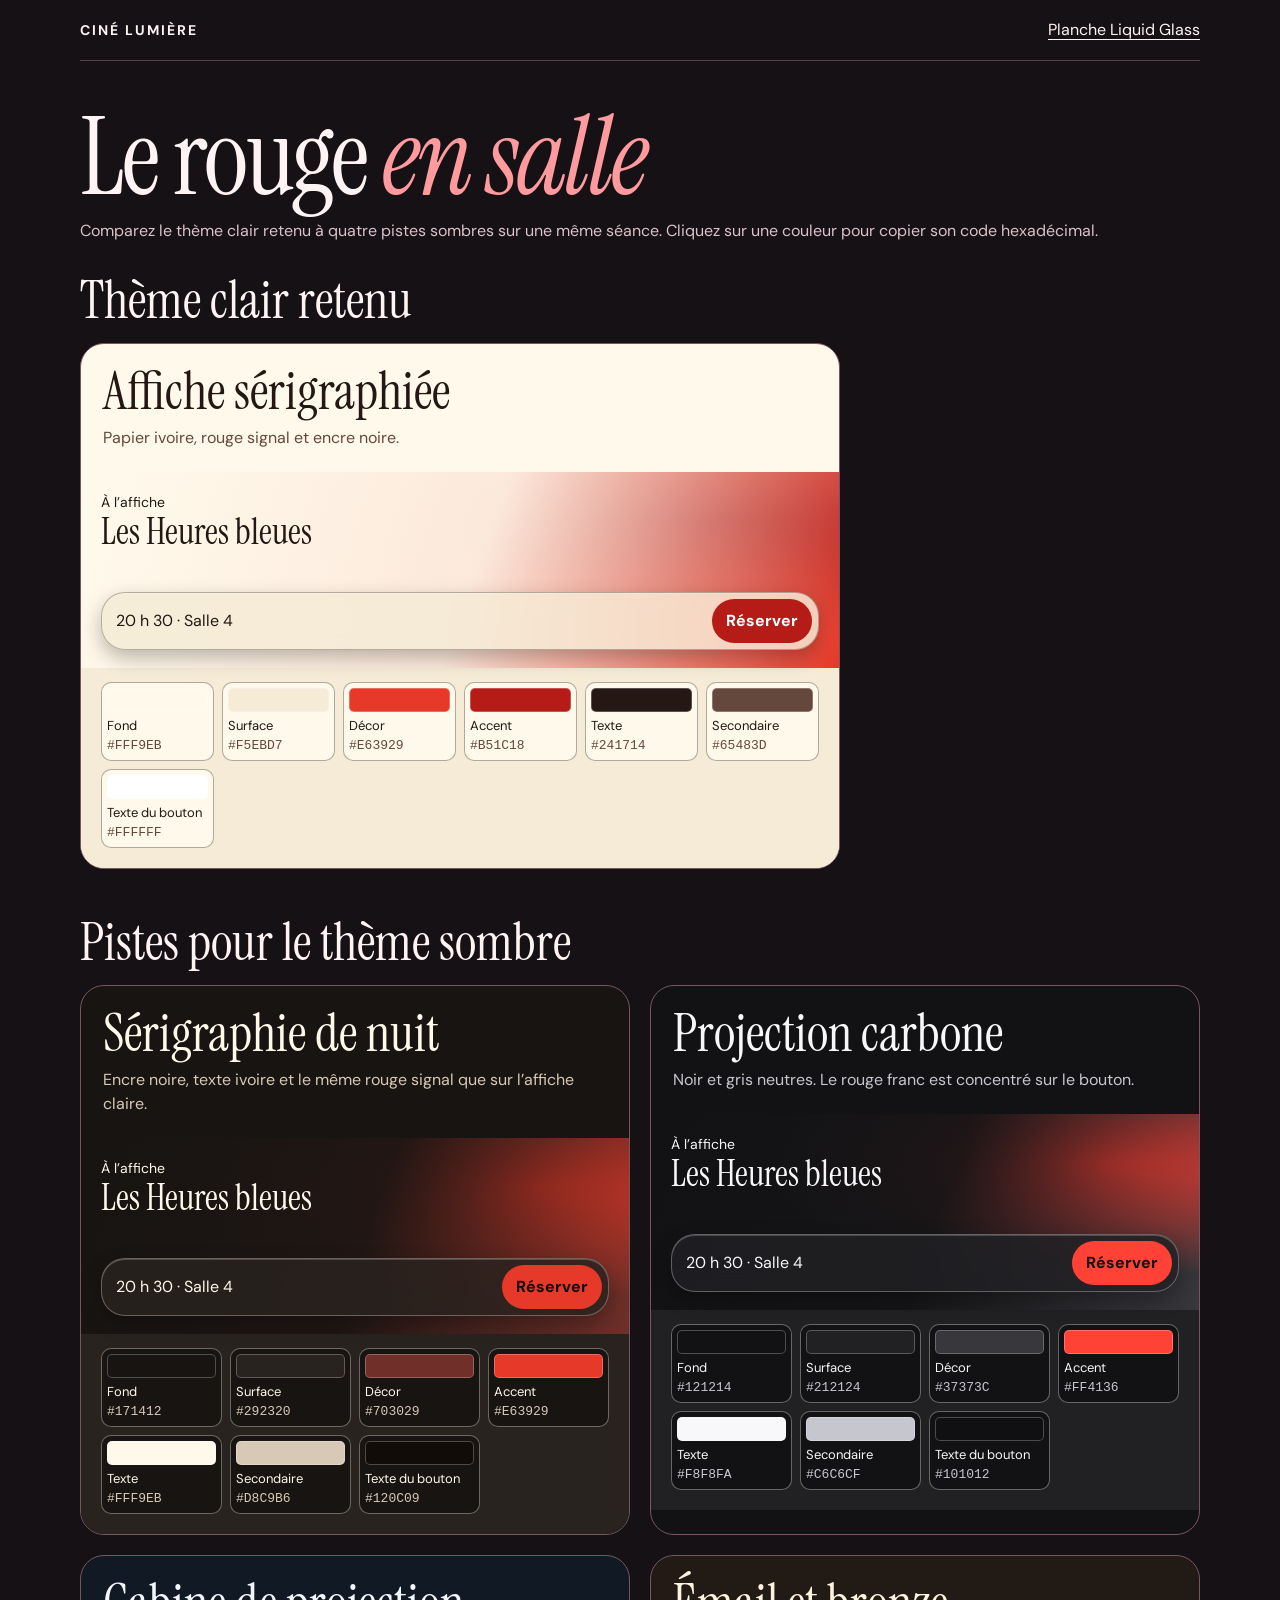
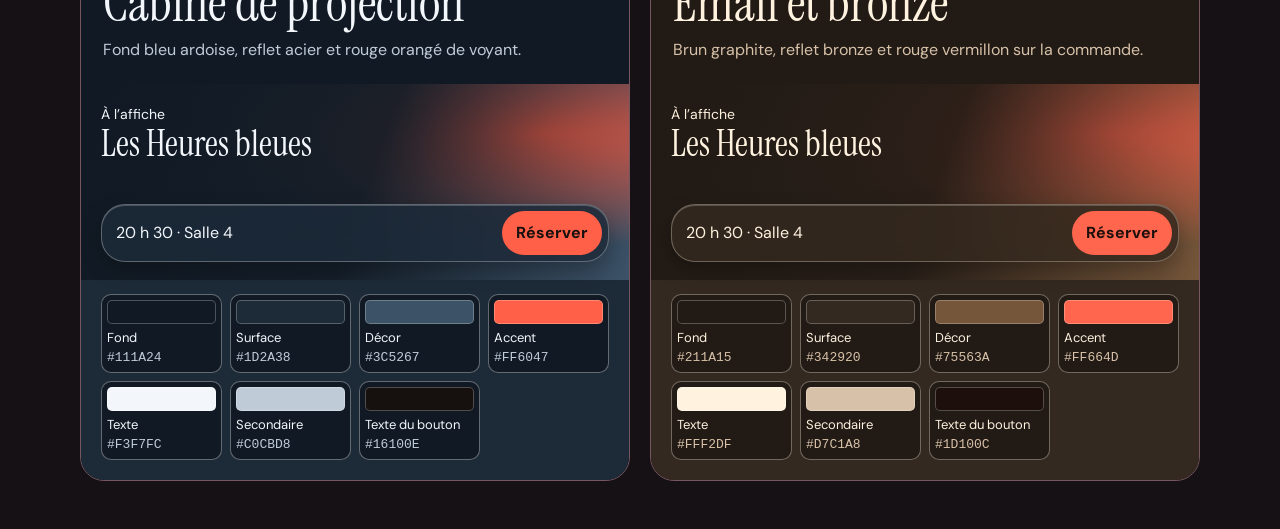
<file: palettes-rouges.html>
<!doctype html>
<html lang="fr">
<head>
<meta charset="utf-8">
<meta name="viewport" content="width=device-width, initial-scale=1">
<title>Palettes rouges — Ciné Lumière</title>
<link href="https://fonts.googleapis.com/css2?family=DM+Sans:wght@400;600;700&family=Instrument+Serif:ital@0;1&display=swap" rel="stylesheet">
<style>
* { box-sizing:border-box }
body { margin:0; background:#151115; color:#fff4f3; font:16px/1.5 "DM Sans",system-ui,sans-serif; color-scheme:dark }
main, header { width:min(1120px, calc(100% - 32px)); margin:auto }
header { display:flex; justify-content:space-between; align-items:center; gap:16px; padding:18px 0; border-bottom:1px solid #594047 }
header strong { letter-spacing:.14em; text-transform:uppercase; font-size:14px }
a { color:inherit; text-underline-offset:4px }
.intro { padding:42px 0 32px }
h1,h2,.film { font:400 1em/1 "Instrument Serif",Georgia,serif; margin:0 }
h1 { font-size:clamp(56px,10vw,108px); letter-spacing:-.025em }
h1 em { color:#ff9a9f }
h2 { font-size:clamp(36px,5vw,52px) }
.section-title { margin:0 0 16px }
#light-palette { grid-template-columns:minmax(0,1fr); max-width:760px }
p { margin:8px 0 0 }
.intro p { color:#dbc2c6 }
.grid { display:grid; grid-template-columns:repeat(2,minmax(0,1fr)); gap:20px; padding-bottom:48px }
.card { background:var(--canvas); color:var(--ink); border:1px solid #775660; border-radius:24px; overflow:hidden; min-width:0 }
.card header { width:auto; display:block; padding:22px; border:0 }
.card header p { color:var(--muted) }
.preview { background:linear-gradient(110deg,var(--canvas) 5%,color-mix(in srgb,var(--canvas) 92%,transparent) 52%,transparent 100%),radial-gradient(ellipse at 84% 25%,var(--accent),var(--deep) 55%); min-height:196px; padding:18px 20px; display:flex; flex-direction:column; justify-content:space-between; gap:24px }
.film { font-size:36px }
.preview small { font-size:14px }
.glass { display:flex; justify-content:space-between; align-items:center; flex-wrap:wrap; gap:8px; padding:6px 6px 6px 14px; border:1px solid color-mix(in srgb,var(--ink) 30%,transparent); border-radius:24px; background:var(--surface); box-shadow:inset 0 1px #ffffff35, 0 8px 20px #0004 }
@supports (backdrop-filter:blur(20px)) { .glass { background:color-mix(in srgb,var(--surface) 84%,transparent); backdrop-filter:blur(20px) saturate(145%) } }
.chip { display:inline-flex; align-items:center; border-radius:99px; min-height:44px; padding:8px 14px; background:var(--accent); color:var(--on-accent); font-weight:700 }
.swatches { display:grid; grid-template-columns:repeat(auto-fit,minmax(100px,1fr)); gap:8px; padding:14px 20px 20px; background:var(--surface) }
.swatch { min-width:0; min-height:44px; background:var(--canvas); color:var(--ink); border:1px solid color-mix(in srgb,var(--ink) 36%,transparent); border-radius:10px; padding:5px; font:inherit; cursor:pointer; text-align:left }
.swatch:hover { border-color:var(--accent) }
.swatch:focus-visible { outline:3px solid var(--ink); outline-offset:3px }
a:focus-visible { outline:3px solid #fff; outline-offset:3px }
.swatch i { display:block; background:var(--sample); border:1px solid #ffffff40; height:24px; border-radius:5px; margin-bottom:4px }
.swatch span,.swatch code { display:block; font-size:13px }
.swatch code { color:var(--muted) }
#status { position:fixed; bottom:12px; left:50%; transform:translateX(-50%); margin:0; padding:8px 14px; max-width:calc(100% - 24px); border-radius:12px; background:#fff4f3; color:#151115 }
#status:empty { padding:0 }
@media (max-width:730px) { .grid { grid-template-columns:1fr } }
@media (prefers-reduced-transparency:reduce) { .glass { background:var(--surface); backdrop-filter:none } }
</style>
</head>
<body>
<header><strong>Ciné Lumière</strong><a href="design.html">Planche Liquid Glass</a></header>
<main>
  <div class="intro">
    <h1>Le rouge <em>en salle</em></h1>
    <p>Comparez le thème clair retenu à quatre pistes sombres sur une même séance. Cliquez sur une couleur pour copier son code hexadécimal.</p>
  </div>
  <section aria-labelledby="light-title">
    <h2 class="section-title" id="light-title">Thème clair retenu</h2>
    <div class="grid" id="light-palette"></div>
  </section>
  <section aria-labelledby="dark-title">
    <h2 class="section-title" id="dark-title">Pistes pour le thème sombre</h2>
    <div class="grid" id="dark-palettes"></div>
  </section>
</main>
<p id="status" role="status"></p>
<script>
const palettes = [
  ['Affiche sérigraphiée', 'Papier ivoire, rouge signal et encre noire.', '#FFF9EB', '#F5EBD7', '#E63929', '#B51C18', '#241714', '#65483D', '#FFFFFF'],
  ['Sérigraphie de nuit', 'Encre noire, texte ivoire et le même rouge signal que sur l’affiche claire.', '#171412', '#292320', '#703029', '#E63929', '#FFF9EB', '#D8C9B6', '#120C09'],
  ['Projection carbone', 'Noir et gris neutres. Le rouge franc est concentré sur le bouton.', '#121214', '#212124', '#37373C', '#FF4136', '#F8F8FA', '#C6C6CF', '#101012'],
  ['Cabine de projection', 'Fond bleu ardoise, reflet acier et rouge orangé de voyant.', '#111A24', '#1D2A38', '#3C5267', '#FF6047', '#F3F7FC', '#C0CBD8', '#16100E'],
  ['Émail et bronze', 'Brun graphite, reflet bronze et rouge vermillon sur la commande.', '#211A15', '#342920', '#75563A', '#FF664D', '#FFF2DF', '#D7C1A8', '#1D100C']
];
const roles = [
  ['canvas','Fond'], ['surface','Surface'], ['deep','Décor'],
  ['accent','Accent'], ['ink','Texte'], ['muted','Secondaire'], ['on-accent','Texte du bouton']
];
const lightGrid = document.querySelector('#light-palette');
const darkGrid = document.querySelector('#dark-palettes');
const status = document.querySelector('#status');
let statusTimer;
for (const [index, [name, description, ...colors]] of palettes.entries()) {
  const card = document.createElement('article');
  card.className = 'card';
  roles.forEach(([variable], index) => card.style.setProperty('--' + variable, colors[index]));
  card.innerHTML = `<header><h2>${name}</h2><p>${description}</p></header>
    <div class="preview"><div><small>À l’affiche</small><p class="film">Les Heures bleues</p></div>
    <div class="glass"><span>20 h 30 · Salle 4</span><span class="chip">Réserver</span></div></div>
    <div class="swatches">${roles.map(([variable, label], index) => `
      <button type="button" class="swatch" data-color="${colors[index]}" style="--sample:var(--${variable})">
        <i aria-hidden="true"></i><span>${label}</span><code>${colors[index]}</code>
      </button>`).join('')}</div>`;
  const grid = index === 0 ? lightGrid : darkGrid;
  grid.append(card);
}
document.querySelector('main').addEventListener('click', async event => {
  const swatch = event.target.closest('[data-color]');
  if (!swatch) return;
  const color = swatch.dataset.color;
  try {
    await navigator.clipboard.writeText(color);
    status.textContent = color + ' copié';
  } catch {
    const selection = window.getSelection();
    const range = document.createRange();
    range.selectNodeContents(swatch.querySelector('code'));
    selection.removeAllRanges();
    selection.addRange(range);
    status.textContent = color + ' sélectionné. Utilisez le raccourci de copie.';
  }
  clearTimeout(statusTimer);
  statusTimer = setTimeout(() => { status.textContent = ''; }, 2600);
});
</script>
</body>
</html>
</file>
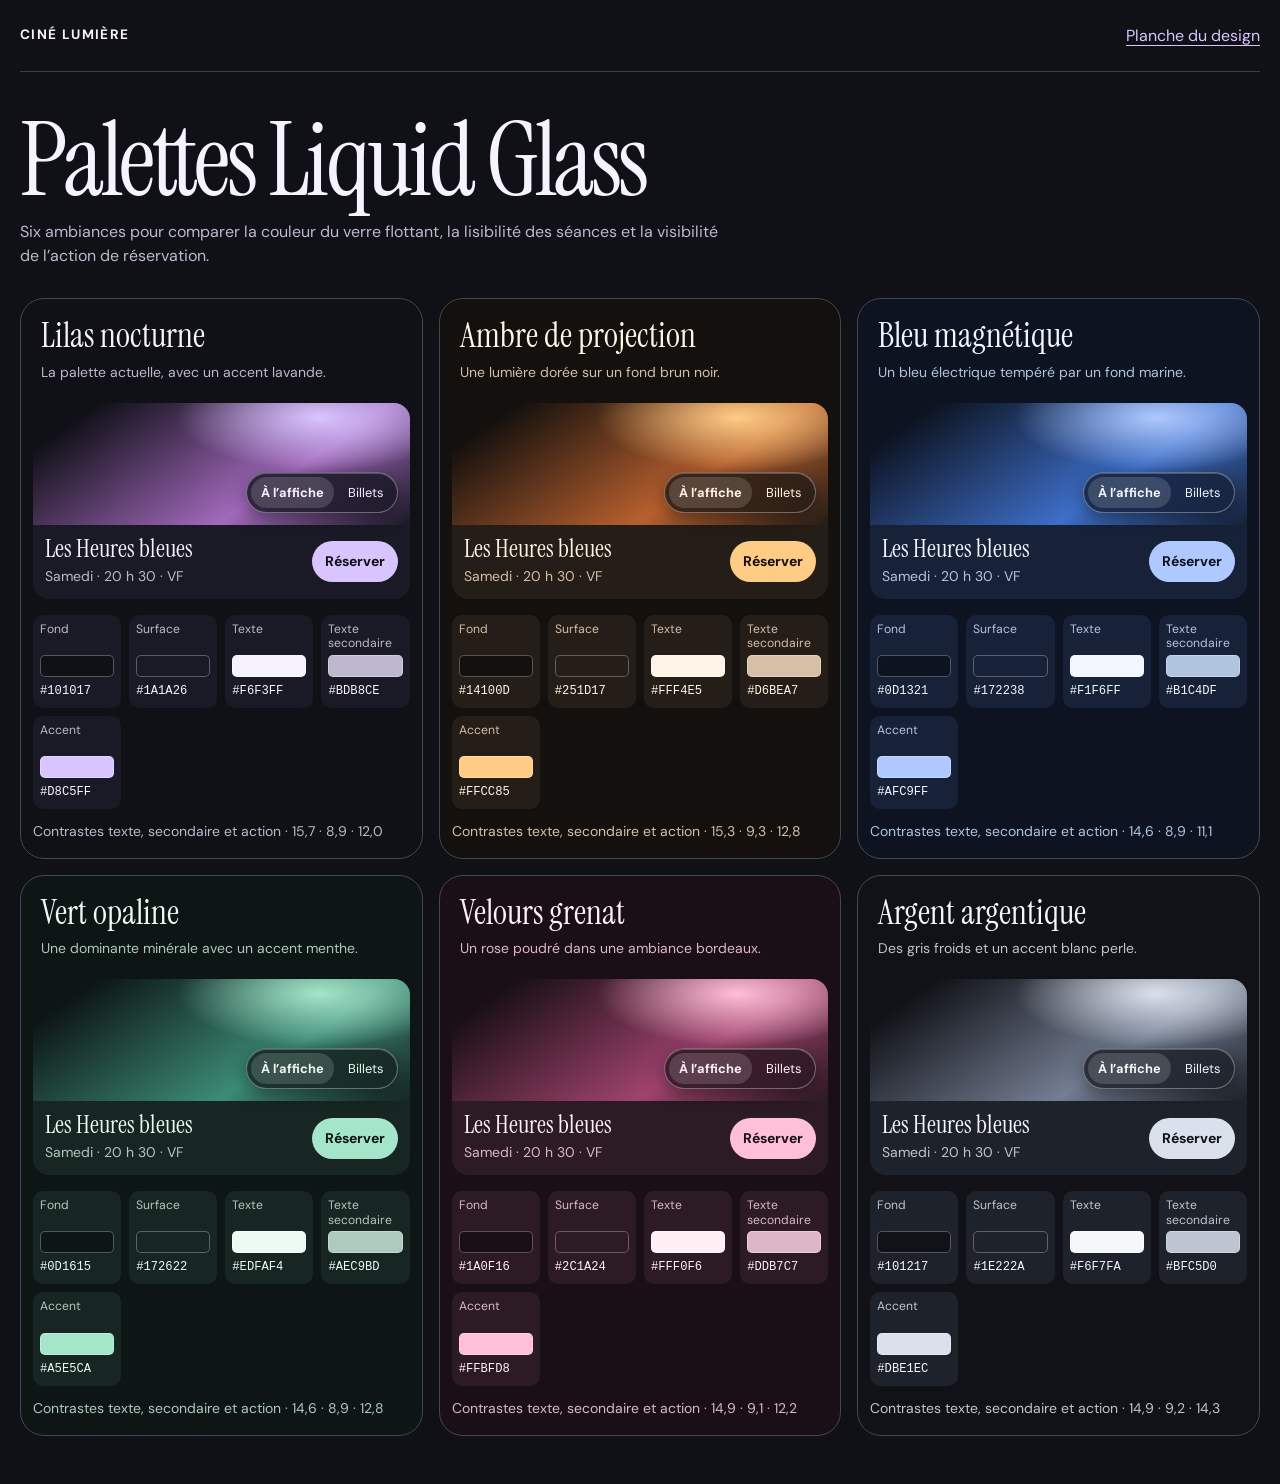
<file: palettes.html>
<!doctype html>
<html lang="fr">
<head>
<meta charset="utf-8">
<meta name="viewport" content="width=device-width, initial-scale=1">
<title>Palettes Liquid Glass — Ciné Lumière</title>
<link href="https://fonts.googleapis.com/css2?family=DM+Sans:wght@400;500;600;700&family=Instrument+Serif&display=swap" rel="stylesheet">
<style>
:root { color-scheme: dark; --serif: "Instrument Serif", Georgia, serif; }
* { box-sizing: border-box; }
body { margin: 0; background: #101017; color: #f6f3ff; font: 16px/1.5 "DM Sans", system-ui, sans-serif; }
main { width: min(1240px, calc(100% - 32px)); margin: auto; padding-bottom: 48px; }
.top { display: flex; align-items: center; justify-content: space-between; gap: 12px; min-height: 72px; border-bottom: 1px solid #3d3948; }
.top strong { text-transform: uppercase; letter-spacing: .1em; font-size: .85rem; }
a { color: #d8c5ff; text-underline-offset: 4px; padding-block: 12px; }
a:focus-visible { outline: 3px solid #d8c5ff; outline-offset: 3px; }
.intro { margin: 38px 0 30px; }
h1,h2,h3 { font-family: var(--serif); font-weight: 400; line-height: 1; margin: 0; }
h1 { font-size: clamp(3.15rem, 8vw, 7rem); letter-spacing: -.035em; }
p { margin: 8px 0 0; }
.intro p { color: #bdb8ce; max-width: 65ch; }
.grid { display: grid; gap: 16px; grid-template-columns: repeat(auto-fit, minmax(min(100%, 350px), 1fr)); }
.palette { background: var(--bg); color: var(--ink); border: 1px solid #494451; border-radius: 24px; overflow: hidden; }
.card-header { padding: 20px; }
.card-header p, .film p, .contrast { color: var(--muted); font-size: .875rem; }
h2 { font-size: 2.15rem; }
.preview { margin-inline: 12px; border-radius: 16px; overflow: hidden; }
.art { min-height: 122px; padding: 12px; display: flex; align-items: end; justify-content: end; background: radial-gradient(ellipse at 76% 12%, var(--accent), transparent 35%), linear-gradient(145deg, var(--bg) 12%, var(--glow) 65%, var(--surface)); }
.glass { display: flex; gap: 4px; padding: 4px; border-radius: 99px; background: var(--surface); border: 1px solid #ffffff55; box-shadow: inset 0 1px #ffffff38, 0 5px 18px #0006; font-size: .8rem; }
.glass span { padding: 6px 10px; border-radius: 99px; }
.glass span:first-child { background: #ffffff26; font-weight: 700; }
@supports (backdrop-filter: blur(20px)) {
  .glass { background: color-mix(in srgb, var(--surface) 84%, transparent); backdrop-filter: blur(20px) saturate(145%); }
}
@media (prefers-reduced-transparency: reduce) {
  .glass { background: var(--surface); backdrop-filter: none; }
}
.film { background: var(--surface); display: flex; flex-wrap: wrap; align-items: center; justify-content: space-between; padding: 12px; gap: 8px; }
h3 { font-size: 1.55rem; }
.film p { margin-top: 4px; }
.action { background: var(--accent); color: var(--bg); border-radius: 99px; padding: 10px 13px; font-size: .875rem; font-weight: 700; }
.swatches { margin: 16px 12px 0; display: grid; grid-template-columns: repeat(auto-fit, minmax(88px, 1fr)); gap: 8px; }
.swatches div { background: var(--surface); border-radius: 10px; padding: 7px; }
.swatches dt { color: var(--muted); font-size: .76rem; min-height: 2.4em; line-height: 1.2; }
.swatches dd { margin: 4px 0 0; }
.swatches span { display: block; height: 22px; border-radius: 5px; border: 1px solid #ffffff48; background: var(--swatch); }
.swatches code { font-size: .76rem; }
.contrast { margin: 12px 12px 16px; }
</style>
</head>
<body>
<main>
  <header class="top"><strong>Ciné Lumière</strong><a href="design.html">Planche du design</a></header>
  <div class="intro"><h1>Palettes Liquid Glass</h1><p>Six ambiances pour comparer la couleur du verre flottant, la lisibilité des séances et la visibilité de l’action de réservation.</p></div>
  <section class="grid" aria-label="Comparatif des six palettes">

    <article class="palette" aria-labelledby="palette-1" style="--bg:#101017;--surface:#1A1A26;--ink:#F6F3FF;--muted:#BDB8CE;--accent:#D8C5FF;--glow:#A269BC">
      <header class="card-header">
        <h2 id="palette-1">Lilas nocturne</h2>
        <p>La palette actuelle, avec un accent lavande.</p>
      </header>
      <div class="preview">
        <div class="art">
          <div class="glass"><span>À l’affiche</span><span>Billets</span></div>
        </div>
        <div class="film">
          <div><h3>Les Heures bleues</h3><p>Samedi · 20 h 30 · VF</p></div>
          <span class="action">Réserver</span>
        </div>
      </div>
      <dl class="swatches"><div><dt>Fond</dt><dd><span aria-hidden="true" style="--swatch:#101017"></span><code>#101017</code></dd></div><div><dt>Surface</dt><dd><span aria-hidden="true" style="--swatch:#1A1A26"></span><code>#1A1A26</code></dd></div><div><dt>Texte</dt><dd><span aria-hidden="true" style="--swatch:#F6F3FF"></span><code>#F6F3FF</code></dd></div><div><dt>Texte secondaire</dt><dd><span aria-hidden="true" style="--swatch:#BDB8CE"></span><code>#BDB8CE</code></dd></div><div><dt>Accent</dt><dd><span aria-hidden="true" style="--swatch:#D8C5FF"></span><code>#D8C5FF</code></dd></div></dl>
      <p class="contrast">Contrastes texte, secondaire et action · 15,7 · 8,9 · 12,0</p>
    </article>
    <article class="palette" aria-labelledby="palette-2" style="--bg:#14100D;--surface:#251D17;--ink:#FFF4E5;--muted:#D6BEA7;--accent:#FFCC85;--glow:#B8602E">
      <header class="card-header">
        <h2 id="palette-2">Ambre de projection</h2>
        <p>Une lumière dorée sur un fond brun noir.</p>
      </header>
      <div class="preview">
        <div class="art">
          <div class="glass"><span>À l’affiche</span><span>Billets</span></div>
        </div>
        <div class="film">
          <div><h3>Les Heures bleues</h3><p>Samedi · 20 h 30 · VF</p></div>
          <span class="action">Réserver</span>
        </div>
      </div>
      <dl class="swatches"><div><dt>Fond</dt><dd><span aria-hidden="true" style="--swatch:#14100D"></span><code>#14100D</code></dd></div><div><dt>Surface</dt><dd><span aria-hidden="true" style="--swatch:#251D17"></span><code>#251D17</code></dd></div><div><dt>Texte</dt><dd><span aria-hidden="true" style="--swatch:#FFF4E5"></span><code>#FFF4E5</code></dd></div><div><dt>Texte secondaire</dt><dd><span aria-hidden="true" style="--swatch:#D6BEA7"></span><code>#D6BEA7</code></dd></div><div><dt>Accent</dt><dd><span aria-hidden="true" style="--swatch:#FFCC85"></span><code>#FFCC85</code></dd></div></dl>
      <p class="contrast">Contrastes texte, secondaire et action · 15,3 · 9,3 · 12,8</p>
    </article>
    <article class="palette" aria-labelledby="palette-3" style="--bg:#0D1321;--surface:#172238;--ink:#F1F6FF;--muted:#B1C4DF;--accent:#AFC9FF;--glow:#3D6EC8">
      <header class="card-header">
        <h2 id="palette-3">Bleu magnétique</h2>
        <p>Un bleu électrique tempéré par un fond marine.</p>
      </header>
      <div class="preview">
        <div class="art">
          <div class="glass"><span>À l’affiche</span><span>Billets</span></div>
        </div>
        <div class="film">
          <div><h3>Les Heures bleues</h3><p>Samedi · 20 h 30 · VF</p></div>
          <span class="action">Réserver</span>
        </div>
      </div>
      <dl class="swatches"><div><dt>Fond</dt><dd><span aria-hidden="true" style="--swatch:#0D1321"></span><code>#0D1321</code></dd></div><div><dt>Surface</dt><dd><span aria-hidden="true" style="--swatch:#172238"></span><code>#172238</code></dd></div><div><dt>Texte</dt><dd><span aria-hidden="true" style="--swatch:#F1F6FF"></span><code>#F1F6FF</code></dd></div><div><dt>Texte secondaire</dt><dd><span aria-hidden="true" style="--swatch:#B1C4DF"></span><code>#B1C4DF</code></dd></div><div><dt>Accent</dt><dd><span aria-hidden="true" style="--swatch:#AFC9FF"></span><code>#AFC9FF</code></dd></div></dl>
      <p class="contrast">Contrastes texte, secondaire et action · 14,6 · 8,9 · 11,1</p>
    </article>
    <article class="palette" aria-labelledby="palette-4" style="--bg:#0D1615;--surface:#172622;--ink:#EDFAF4;--muted:#AEC9BD;--accent:#A5E5CA;--glow:#3C8B76">
      <header class="card-header">
        <h2 id="palette-4">Vert opaline</h2>
        <p>Une dominante minérale avec un accent menthe.</p>
      </header>
      <div class="preview">
        <div class="art">
          <div class="glass"><span>À l’affiche</span><span>Billets</span></div>
        </div>
        <div class="film">
          <div><h3>Les Heures bleues</h3><p>Samedi · 20 h 30 · VF</p></div>
          <span class="action">Réserver</span>
        </div>
      </div>
      <dl class="swatches"><div><dt>Fond</dt><dd><span aria-hidden="true" style="--swatch:#0D1615"></span><code>#0D1615</code></dd></div><div><dt>Surface</dt><dd><span aria-hidden="true" style="--swatch:#172622"></span><code>#172622</code></dd></div><div><dt>Texte</dt><dd><span aria-hidden="true" style="--swatch:#EDFAF4"></span><code>#EDFAF4</code></dd></div><div><dt>Texte secondaire</dt><dd><span aria-hidden="true" style="--swatch:#AEC9BD"></span><code>#AEC9BD</code></dd></div><div><dt>Accent</dt><dd><span aria-hidden="true" style="--swatch:#A5E5CA"></span><code>#A5E5CA</code></dd></div></dl>
      <p class="contrast">Contrastes texte, secondaire et action · 14,6 · 8,9 · 12,8</p>
    </article>
    <article class="palette" aria-labelledby="palette-5" style="--bg:#1A0F16;--surface:#2C1A24;--ink:#FFF0F6;--muted:#DDB7C7;--accent:#FFBFD8;--glow:#A0436D">
      <header class="card-header">
        <h2 id="palette-5">Velours grenat</h2>
        <p>Un rose poudré dans une ambiance bordeaux.</p>
      </header>
      <div class="preview">
        <div class="art">
          <div class="glass"><span>À l’affiche</span><span>Billets</span></div>
        </div>
        <div class="film">
          <div><h3>Les Heures bleues</h3><p>Samedi · 20 h 30 · VF</p></div>
          <span class="action">Réserver</span>
        </div>
      </div>
      <dl class="swatches"><div><dt>Fond</dt><dd><span aria-hidden="true" style="--swatch:#1A0F16"></span><code>#1A0F16</code></dd></div><div><dt>Surface</dt><dd><span aria-hidden="true" style="--swatch:#2C1A24"></span><code>#2C1A24</code></dd></div><div><dt>Texte</dt><dd><span aria-hidden="true" style="--swatch:#FFF0F6"></span><code>#FFF0F6</code></dd></div><div><dt>Texte secondaire</dt><dd><span aria-hidden="true" style="--swatch:#DDB7C7"></span><code>#DDB7C7</code></dd></div><div><dt>Accent</dt><dd><span aria-hidden="true" style="--swatch:#FFBFD8"></span><code>#FFBFD8</code></dd></div></dl>
      <p class="contrast">Contrastes texte, secondaire et action · 14,9 · 9,1 · 12,2</p>
    </article>
    <article class="palette" aria-labelledby="palette-6" style="--bg:#101217;--surface:#1E222A;--ink:#F6F7FA;--muted:#BFC5D0;--accent:#DBE1EC;--glow:#747E92">
      <header class="card-header">
        <h2 id="palette-6">Argent argentique</h2>
        <p>Des gris froids et un accent blanc perle.</p>
      </header>
      <div class="preview">
        <div class="art">
          <div class="glass"><span>À l’affiche</span><span>Billets</span></div>
        </div>
        <div class="film">
          <div><h3>Les Heures bleues</h3><p>Samedi · 20 h 30 · VF</p></div>
          <span class="action">Réserver</span>
        </div>
      </div>
      <dl class="swatches"><div><dt>Fond</dt><dd><span aria-hidden="true" style="--swatch:#101217"></span><code>#101217</code></dd></div><div><dt>Surface</dt><dd><span aria-hidden="true" style="--swatch:#1E222A"></span><code>#1E222A</code></dd></div><div><dt>Texte</dt><dd><span aria-hidden="true" style="--swatch:#F6F7FA"></span><code>#F6F7FA</code></dd></div><div><dt>Texte secondaire</dt><dd><span aria-hidden="true" style="--swatch:#BFC5D0"></span><code>#BFC5D0</code></dd></div><div><dt>Accent</dt><dd><span aria-hidden="true" style="--swatch:#DBE1EC"></span><code>#DBE1EC</code></dd></div></dl>
      <p class="contrast">Contrastes texte, secondaire et action · 14,9 · 9,2 · 14,3</p>
    </article>
  </section>
</main>
</body>
</html>
</file>
<file: wallet-payments.css>
/* Distinct wallet presentations: bottom sheets on phones, centered dialogs on larger screens. */
.payment-wallets { display:grid; grid-template-columns:repeat(2,minmax(0,1fr)); gap:12px; }
#google-pay { display:flex; gap:5px; align-items:center; justify-content:center; width:100%; min-height:54px; border:1px solid #bbb; border-radius:14px; background:#080808; color:white; font:500 18px/1 Arial,sans-serif; }
.google-mark { width:25px; height:25px; flex-shrink:0; }
#google-pay .google-mark { margin-left:5px; }
#google-pay > .google-pay-word { font-size:23px; font-weight:400; }
.apple-desktop-icon { display:none; }
#google-pay-sheet { box-sizing:border-box; position:fixed; inset:auto 0 0; margin:0 auto; width:min(100%,480px); max-width:100%; max-height:94dvh; overflow:auto; padding:0; border:0; border-radius:28px 28px 0 0; background:#fff; color:#202124; box-shadow:0 20px 80px #0005; font:14px/1.45 Arial,sans-serif; color-scheme:light; }
#google-pay-sheet::backdrop { background:#0006; backdrop-filter:blur(5px); }
#google-pay-sheet[open] { animation:payment-sheet-enter 360ms cubic-bezier(.16,1,.3,1) both; }
#google-pay-sheet.is-closing { animation:payment-sheet-exit 240ms ease-in both; }
.google-grabber { width:36px; height:4px; border-radius:4px; background:#dadce0; margin:10px auto 0; }
.google-heading { display:flex; justify-content:space-between; align-items:center; padding:16px 24px 8px; }
.google-heading h2 { display:flex; align-items:center; gap:3px; margin:0; font:400 30px/1 Arial,sans-serif; letter-spacing:-1px; }
.google-heading .google-mark { width:33px; height:33px; }
#google-pay-close { display:grid; place-items:center; padding:0; width:44px; height:44px; border:0; border-radius:50%; background:transparent; color:#5f6368; font:400 28px/1 Arial,sans-serif; }
#google-pay-close:hover { background:#f1f3f4; }
.google-content { padding:0 24px; }
#google-pay-demo { margin:0 0 16px; color:#5f6368; font-size:11px; }
.google-account { display:flex; align-items:center; gap:10px; padding-bottom:20px; border-bottom:1px solid #e8eaed; }
.google-avatar { display:grid; place-items:center; width:32px; height:32px; border-radius:50%; background:#e8f0fe; color:#1967d2; font-size:16px; }
.google-account strong,.google-account small,.google-cards strong,.google-cards small { display:block; }
.google-account strong { font-size:13px; font-weight:500; }
.google-account small,.google-cards small { color:#5f6368; font-size:12px; }
.google-merchant { display:flex; gap:12px; padding:22px 0; }
.google-merchant-icon { display:grid; place-items:center; flex:none; width:40px; height:40px; border-radius:10px; background:#fce8e6; color:#a50e0e; font-size:12px; font-weight:700; }
.google-merchant h3 { margin:0 0 7px; font:500 18px/1.3 Arial,sans-serif; }
.google-merchant p { margin:3px 0; font-size:13px; overflow-wrap:anywhere; }
.google-cards { margin:0; padding:0; min-width:0; border:0; }
.google-cards legend { padding:0 0 8px; font-size:12px; color:#5f6368; }
.google-cards label { display:flex; align-items:center; gap:12px; min-height:72px; padding:10px 12px; border:1px solid #dadce0; border-radius:12px; cursor:pointer; }
.google-cards label + label { margin-top:8px; }
.google-cards label:has(input:checked) { border-color:#1a73e8; background:#f8faff; }
.google-cards input { accent-color:#1a73e8; width:18px; height:18px; flex-shrink:0; margin:0; }
.google-cards strong { font-size:13px; font-weight:500; }
.google-card-art { display:grid; place-items:center; width:40px; height:27px; border:1px solid #dadce0; border-radius:4px; background:#252830; color:#fff; font-size:11px; font-weight:700; flex-shrink:0; }
.google-visa { color:#1a1f71; background:white; font-style:italic; }
#google-pay-feedback { min-height:38px; margin:18px 0 8px; font-size:12px; color:#5f6368; }
#google-pay-sheet[data-state="declined"] #google-pay-feedback { color:#b3261e; }
.google-footer { position:sticky; bottom:0; display:flex; flex-direction:column; gap:16px; padding:16px 24px calc(24px + env(safe-area-inset-bottom)); border-top:1px solid #e8eaed; background:#fff; }
.google-footer > div { display:flex; justify-content:space-between; align-items:center; gap:12px; }
.google-footer strong { font-size:22px; font-weight:500; }
#google-pay-confirm { display:flex; align-items:center; justify-content:center; gap:10px; min-height:48px; padding:12px 24px; border:0; border-radius:24px; background:#1a73e8; color:#fff; font:500 14px/1.3 Arial,sans-serif; }
#google-pay-confirm:disabled { opacity:1; background:#185abc; cursor:default; }
.google-payment-spinner { display:none; width:18px; height:18px; border:2px solid #ffffff55; border-top-color:#fff; border-radius:50%; animation:wallet-spin .75s linear infinite; }
.google-payment-check { display:none; width:22px; height:22px; fill:none; stroke:currentColor; stroke-width:2.5; stroke-linecap:round; stroke-linejoin:round; }
#google-pay-sheet[data-state="processing"] .google-payment-spinner { display:block; }
#google-pay-sheet[data-state="success"] .google-payment-check { display:block; animation:wallet-success 300ms ease-out both; }
#google-pay-sheet button:focus-visible,#google-pay-sheet input:focus-visible { outline:3px solid #174ea6; outline-offset:3px; }
@media (min-width:700px) {
  .payment-wallets { grid-template-columns:1fr 1fr; }
  #apple-pay-sheet { inset:0; margin:auto; width:440px; max-width:calc(100% - 48px); height:fit-content; max-height:calc(100dvh - 48px); border-radius:22px; padding:24px 28px; box-shadow:0 24px 100px #0006; }
  #apple-pay-sheet .wallet-grabber,#apple-pay-sheet .wallet-side-button { display:none; }
  #apple-pay-sheet .apple-desktop-icon { display:block; }
  #apple-pay-sheet .face-id-icon,#apple-pay-sheet .wallet-scan { display:none; }
  #apple-pay-sheet:is([data-state="processing"],[data-state="success"]) .apple-desktop-icon { opacity:0; }
  #apple-pay-sheet .wallet-auth { min-height:142px; }
  #apple-pay-sheet[open],#google-pay-sheet[open] { animation:wallet-dialog-enter 240ms cubic-bezier(.22,1,.36,1) both; }
  #apple-pay-sheet.is-closing,#google-pay-sheet.is-closing { animation:wallet-dialog-exit 200ms ease-in both; }
  #google-pay-sheet { inset:0; margin:auto; width:520px; height:fit-content; max-height:calc(100dvh - 48px); border-radius:16px; }
  .google-grabber { display:none; }
  .google-heading { padding-top:22px; }
  .google-content { padding-inline:32px; }
  .google-footer { flex-direction:row; align-items:center; justify-content:space-between; padding:20px 32px; }
  .google-footer > div { flex-direction:column; gap:2px; align-items:flex-start; }
  .google-footer > div > span { font-size:12px; color:#5f6368; }
  #google-pay-confirm { min-width:180px; }
}
@keyframes wallet-dialog-enter { from { opacity:0; transform:translateY(14px) scale(.96); } to { opacity:1; transform:none; } }
@keyframes wallet-dialog-exit { to { opacity:0; transform:translateY(8px) scale(.97); } }
@media (prefers-reduced-motion:reduce) {
  #google-pay-sheet[open],#google-pay-sheet.is-closing,#google-pay-sheet *,#apple-pay-sheet[open],#apple-pay-sheet.is-closing { animation:none !important; }
}

/* Keep both wallets equally visible on phones, without a second button below the fold. */
@media (max-width:699px) {
  .payment-wallets .wallet-button-lead { display:none; }
  .payment-wallets > button { min-width:0; }
  #payment .payment-recap { gap:14px; margin:20px 0; }
  #payment .payment-recap img { width:64px; }
  #payment .payment-recap h3 { font-size:26px; margin-bottom:8px; }
  #payment .payment-details { padding:16px; }
  #payment .payment-details > div { margin-bottom:12px; }
  #payment .payment-details .payment-total { margin-bottom:0; margin-top:12px; padding-top:12px; }
  #payment .payment-method { margin-top:22px; }
  #payment .payment-method h3 { margin-bottom:12px; }
}
</file>
<file: auditorium-ui.css>
.app:has(#booking:not([hidden])) { padding-bottom:0; }
.app:has(#booking:not([hidden])) > .nav { display:none; }
#booking { padding:20px 16px 0; }
.booking-heading { padding:0 3px 16px; }
.booking-heading h2 { margin:6px 0 10px; font-size:clamp(42px,11vw,62px); }
.booking-heading p { margin:0; }
.booking-heading .eyebrow { color:var(--muted); }
.booking-film { font-weight:700; overflow-wrap:anywhere; }
.booking-session { margin-top:4px !important; font-size:14px; }

.auditorium-view {
  position:relative; isolation:isolate; overflow:hidden;
  border:1px solid #a15e4b; border-radius:24px; color:#fff9eb;
  background:#1a1016; box-shadow:0 14px 29px #10090c42;
}
.auditorium-view canvas {
  display:block; width:100%; height:clamp(246px,40svh,460px);
  touch-action:pan-y pinch-zoom;
}
.auditorium-view .projection-video {
  position:absolute; z-index:-1; inset:0; width:1px; height:1px; opacity:1; transition:none;
}
.auditorium-view[data-camera="overview"] canvas { cursor:pointer; }
.auditorium-view[data-camera="seat"] canvas { cursor:grab; touch-action:pinch-zoom; }
.auditorium-view[data-camera="seat"] canvas:active { cursor:grabbing; }
.auditorium-view canvas:focus-visible { outline:2px solid #ffd2a1; outline-offset:-4px; }
.auditorium-caption {
  position:absolute; inset:auto 0 0; padding:26px 12px 10px;
  background:linear-gradient(0deg,#130b10f5,#130b10a6 58%,transparent);
  display:flex; justify-content:space-between; align-items:end; gap:8px; flex-wrap:wrap;
  pointer-events:none;
}
.auditorium-caption p { margin:0; padding:8px 2px; font-size:14px; font-weight:700; }
#projection-notice { max-width:34ch; font-size:12px; }
#projection-notice a { color:inherit; display:inline-block; min-height:44px; padding-block:12px; }
#auditorium-look-hint { display:block; margin:0 2px 3px; color:#f1d8cc; font-size:12px; }
#auditorium-look-hint > :not(.look-touch) { display:none; }
@media (any-pointer:fine) {
  #auditorium-look-hint > .look-touch { display:none; }
  #auditorium-look-hint > .look-mouse { display:inline; }
}
#booking:has(canvas[data-pointer-lock="locked"]) #auditorium-look-hint > :not(.look-locked),
#booking:has(canvas[data-pointer-lock="unavailable"]) #auditorium-look-hint > :not(.look-unavailable) { display:none; }
#booking:has(canvas[data-pointer-lock="locked"]) #auditorium-look-hint > .look-locked,
#booking:has(canvas[data-pointer-lock="unavailable"]) #auditorium-look-hint > .look-unavailable { display:inline; }
.auditorium-caption button {
  min-height:44px; padding:7px 11px; color:#fff9eb; background:#2a171bef;
  border-color:#d1846840; font-size:14px; pointer-events:auto;
}
@supports (backdrop-filter:blur(8px)) {
  .auditorium-caption button { background:#2a171b66; backdrop-filter:blur(8px); }
}
@media (prefers-reduced-transparency:reduce) {
  .auditorium-caption button { background:#2a171b; backdrop-filter:none; }
}
#room-fallback { padding:16px; background:var(--panel); border:1px solid var(--line); border-radius:16px; }

.seat-picker { margin-top:20px; padding:14px 10px; border:1px solid var(--line); border-radius:22px; background:var(--panel); }
.seat-picker-head { padding-inline:4px; }
.seat-picker h3 { margin:0; font:400 32px/1 "Instrument Serif",Georgia,serif; }
.seat-legend { display:flex; flex-wrap:wrap; gap:4px 12px; color:var(--muted); font-size:14px; margin:7px 0 10px; }
.seat-legend span { white-space:nowrap; }
.seat-legend-occupied { display:inline-flex; align-items:center; gap:5px; }
.seat-legend-occupied::before {
  content:""; width:12px; height:12px; border:1px dashed var(--line);
  border-radius:4px; background:var(--panel);
}
.seat-map-scroll { padding:4px 3px 9px; }
.seat-map { width:100%; }
.seat-screen {
  width:64%; margin:0 auto 12px; padding-top:7px; border-top:2px solid var(--line);
  border-radius:50%; text-align:center; color:var(--muted);
  font-size:13px; letter-spacing:.13em; text-transform:uppercase;
}
.seat-row {
  display:grid; justify-content:center; grid-template-columns:repeat(4,minmax(0,1fr)) 8px repeat(4,minmax(0,1fr)); gap:2px;
}
.seat-row + .seat-row { margin-top:2px; }
.seat-row button:nth-child(5) { grid-column:6; }
.seat-row button {
  width:100%; min-width:0; min-height:44px; padding:2px; border-radius:12px 12px 8px 8px;
  background:var(--bg); font-size:14px; font-variant-numeric:tabular-nums;
}
.seat-row button[aria-pressed="true"] { background:var(--accent); color:var(--on); border-color:var(--accent); }
.seat-row button[aria-pressed="true"]::after { content:"✓" / ""; display:block; font-size:11px; line-height:1; }
.seat-row button:disabled { border-style:dashed; color:var(--muted); }
.seat-row button[data-occupied] { background:var(--panel); opacity:1; }
.seat-row button:focus-visible { outline-offset:1px; position:relative; z-index:1; }

.booking-summary {
  position:sticky; bottom:0; z-index:2; margin:14px -16px 0;
  padding:10px 16px calc(12px + env(safe-area-inset-bottom));
  border-top:1px solid var(--line); background:var(--panel);
  box-shadow:0 -8px 24px #10090c24;
}
@supports (backdrop-filter:blur(12px)) {
  .booking-summary { background:color-mix(in srgb,var(--panel) 92%,transparent); backdrop-filter:blur(12px); }
}
@media (prefers-reduced-transparency:reduce) {
  .booking-summary { background:var(--panel); backdrop-filter:none; }
}
.booking-summary-row { display:flex; flex-wrap:wrap; align-items:center; justify-content:space-between; gap:8px; }
.booking-summary p { margin:0; }
.booking-summary #total { font-weight:700; }
.booking-summary #booking-selection { font-size:14px; color:var(--muted); }
.booking-summary #feedback { margin-top:7px; font-size:14px; }
.booking-summary #feedback:empty { display:none; }
.booking-summary button { min-height:48px; }
@media (max-width:350px) {
  .booking-summary #pay { font-size:13px; padding-inline:10px; }
}

.auditorium-toolbar { display:none; }
.app:has(#booking:not([hidden]) #auditorium-view:not([hidden])) > header {
  position:absolute; inset:0 0 auto; color:#fff9eb;
  background:linear-gradient(180deg,#171017bd,transparent); border-color:transparent;
  backdrop-filter:none; transition:opacity 180ms ease;
}
#booking:has(#auditorium-view:not([hidden])) {
  position:relative; isolation:isolate; min-height:100dvh;
  display:grid; grid-template-rows:auto minmax(64px,1fr) auto auto;
  gap:12px; padding:var(--header-height) 0 0; color:#fff9eb;
}
#booking:has(#auditorium-view:not([hidden])) .auditorium-view {
  position:fixed; top:0; left:50%; translate:-50% 0; width:min(100%,480px); height:100dvh;
  z-index:-1; border:0; border-radius:0; box-shadow:none;
}
#booking:has(#auditorium-view:not([hidden])) .auditorium-view canvas { width:100%; height:100%; }
#booking:has(#auditorium-view:not([hidden])) .booking-heading {
  grid-row:1; padding:8px 18px 0; text-shadow:0 2px 10px #000; pointer-events:none;
}
#booking:has(#auditorium-view:not([hidden])) .booking-heading h2 { font-size:clamp(24px,6vw,30px); margin:4px 0 6px; }
#booking:has(#auditorium-view:not([hidden])) .booking-heading .eyebrow,
#booking:has(#auditorium-view:not([hidden])) .booking-session { color:#ead9cd; font-size:12px; }
#booking:has(#auditorium-view:not([hidden])) .auditorium-toolbar {
  grid-row:2; align-self:start; display:flex; align-items:start; justify-content:space-between;
  gap:8px; padding:0 18px; pointer-events:none;
}
#booking:has(#auditorium-view:not([hidden])) .auditorium-caption {
  position:static; min-width:0; display:flex; flex-direction:column; align-items:start;
  gap:6px; padding:0; background:none; text-shadow:0 2px 8px #000;
}
#booking:has(#auditorium-view:not([hidden])) .auditorium-caption p { padding:0; font-size:13px; }
#booking:has(#auditorium-view:not([hidden])) #auditorium-look-hint { margin:3px 0 0; max-width:24ch; font-size:11px; }
#booking:has(#auditorium-view:not([hidden])) .auditorium-caption button { font-size:12px; padding-inline:10px; }
#booking:has(#auditorium-view:not([hidden])) .seat-picker {
  grid-row:3; display:flex; flex-direction:column;
  margin:0 12px; padding:12px 10px 6px; color:var(--ink);
  background:linear-gradient(145deg,color-mix(in srgb,var(--panel) 52%,transparent),color-mix(in srgb,var(--bg) 38%,transparent));
  border:.75px solid var(--glass-edge); backdrop-filter:blur(14px) saturate(125%); box-shadow:0 6px 22px #0002;
}
#booking:has(#auditorium-view:not([hidden])) .seat-map-scroll { flex:none; overflow:visible; }
#booking:has(#auditorium-view:not([hidden])) .seat-picker-head { flex:none; }
#booking:has(#auditorium-view:not([hidden])) .seat-picker h3 { font-size:26px; }
#booking:has(#auditorium-view:not([hidden])) .seat-legend { font-size:12px; }
#booking:has(#auditorium-view:not([hidden])) .booking-summary {
  grid-row:4; position:relative; bottom:auto; min-width:0; margin:0; padding-top:10px;
  background:linear-gradient(180deg,color-mix(in srgb,var(--panel) 46%,transparent),color-mix(in srgb,var(--bg) 56%,transparent));
  border-color:var(--glass-edge); backdrop-filter:blur(14px) saturate(125%); color:var(--ink);
}
#booking :is(.seat-picker,.booking-heading,.booking-summary,.auditorium-toolbar) {
  transition:opacity 180ms ease,translate 180ms ease;
}
#booking.is-looking :is(.seat-picker,.booking-heading,.booking-summary,.auditorium-toolbar) {
  opacity:0; pointer-events:none;
}
#booking.is-looking .auditorium-toolbar * { pointer-events:none; }
#booking.is-looking .seat-picker { translate:0 12px; }
.app:has(#booking.is-looking:not([hidden])) > header { opacity:0; pointer-events:none; }
@media (max-height:650px) {
  #booking:has(#auditorium-view:not([hidden])) { gap:8px; grid-template-rows:auto minmax(64px,1fr) auto auto; }
  #booking:has(#auditorium-view:not([hidden])) .booking-heading h2 { font-size:22px; }
  #booking:has(#auditorium-view:not([hidden])) .booking-heading .eyebrow { display:none; }
  #booking:has(#auditorium-view:not([hidden])) #auditorium-look-hint { display:none; }
  #booking:has(#auditorium-view:not([hidden])) .seat-picker h3 { font-size:22px; }
  #booking:has(#auditorium-view:not([hidden])) .seat-legend { margin:4px 0; }
}
@media (prefers-reduced-motion:reduce) {
  #booking :is(.seat-picker,.booking-heading,.booking-summary,.auditorium-toolbar),
  .app:has(#booking:not([hidden])) > header { transition:none; }
}
@media (prefers-reduced-transparency:reduce) {
  #booking:has(#auditorium-view:not([hidden])) :is(.seat-picker,.booking-summary) { background:var(--panel); backdrop-filter:none; }
}

/* Wheelchair bays remain distinct when selected or unavailable. */
.pmr-icon { width:17px; height:17px; fill:none; stroke:currentColor; stroke-width:1.8; stroke-linecap:round; stroke-linejoin:round; flex-shrink:0; }
.seat-legend-pmr { display:inline-flex; align-items:center; gap:4px; }
.seat-row button[data-wheelchair] { border:1.5px solid #79b8cf; border-radius:5px; }
.seat-row button[data-wheelchair] .pmr-icon { display:block; margin:0 auto; width:16px; height:16px; }
.seat-row button[data-wheelchair][aria-pressed="true"]::after { display:none; }

.seat-row button[data-wheelchair]:disabled { border-style:dashed; }
</file>
